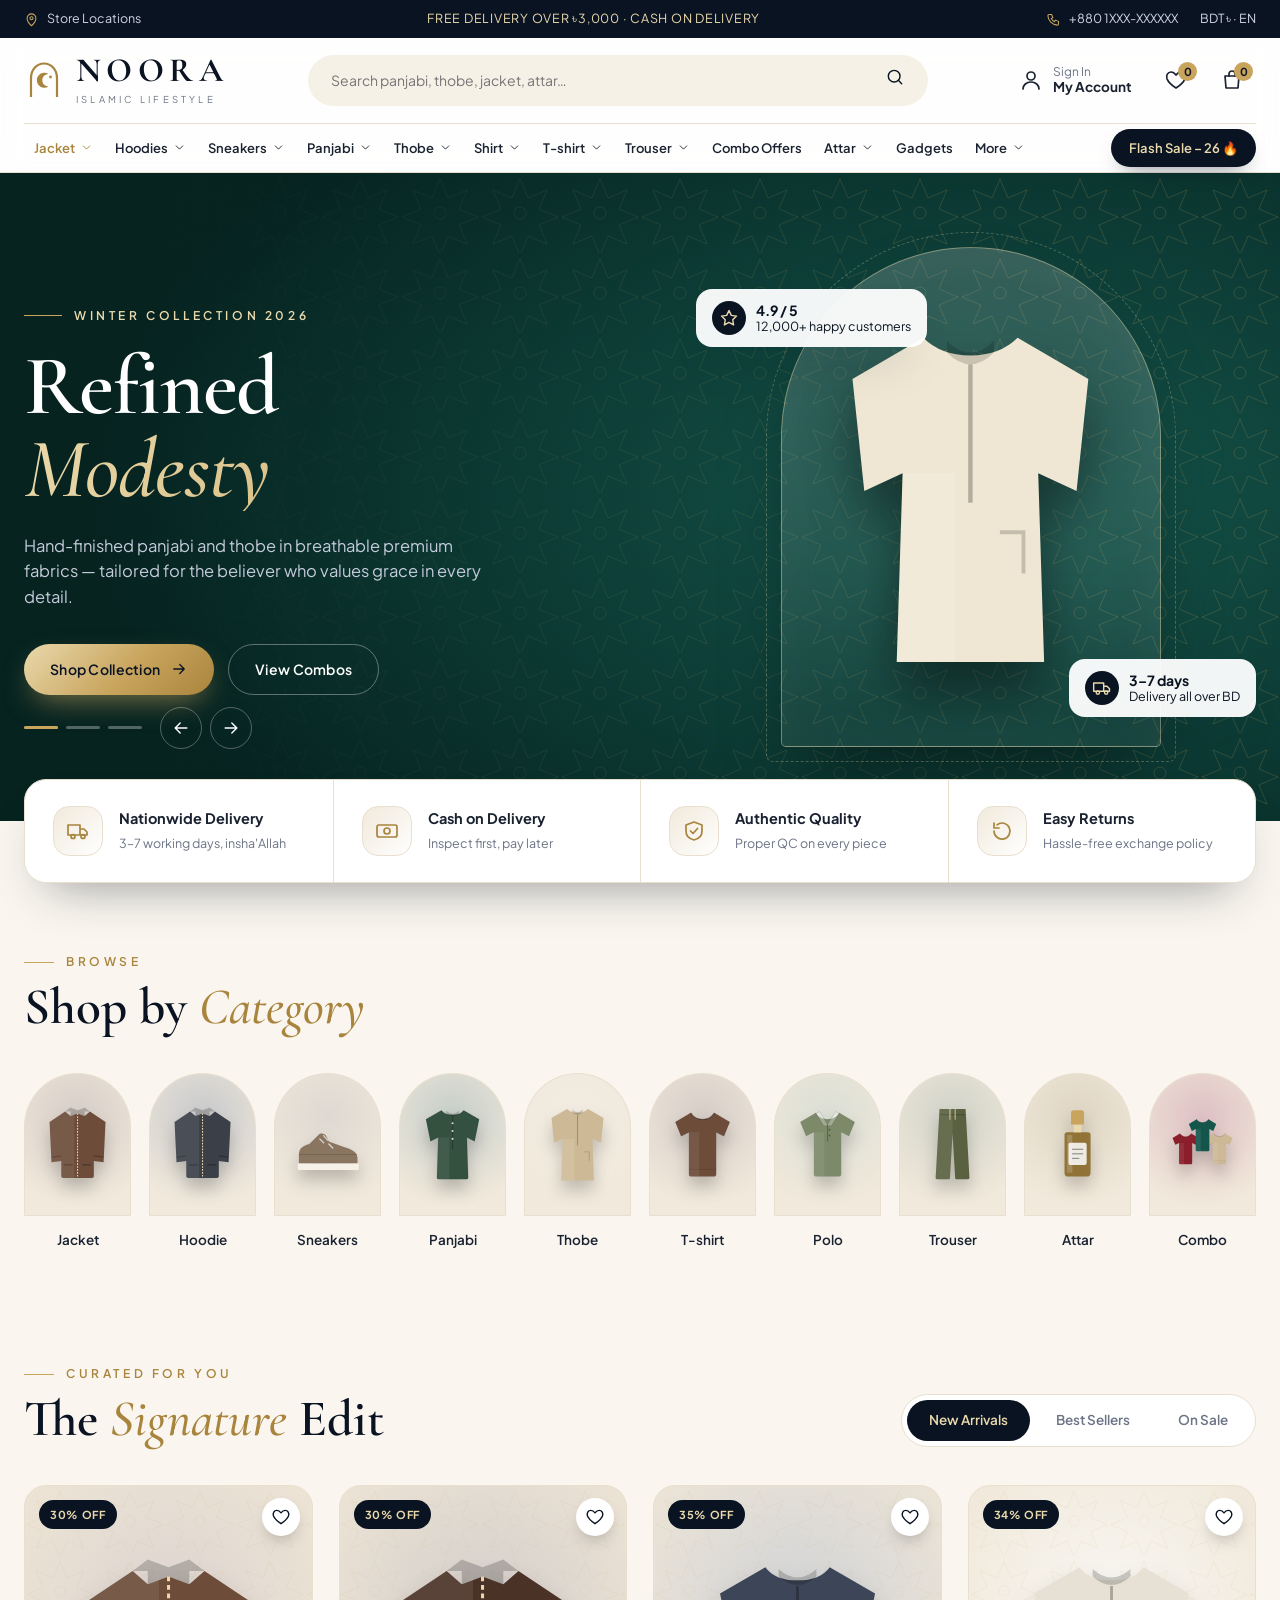
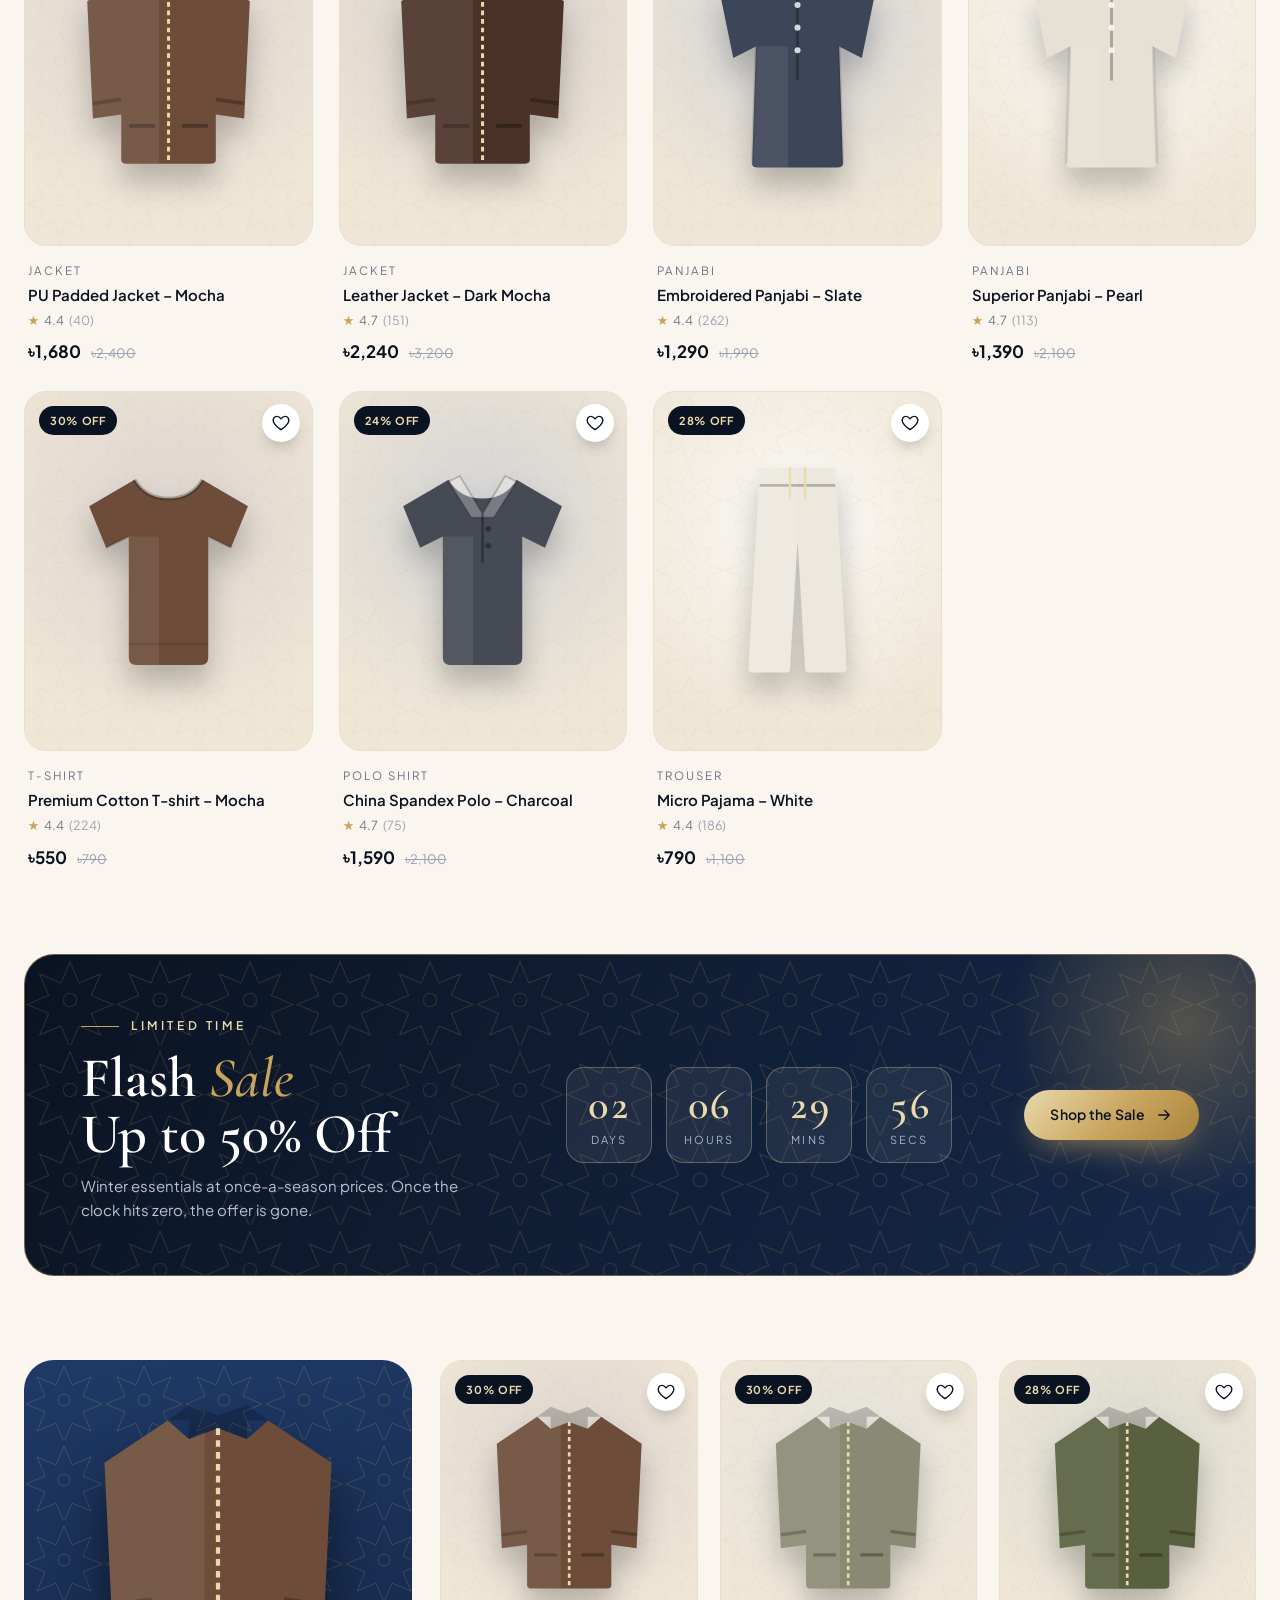
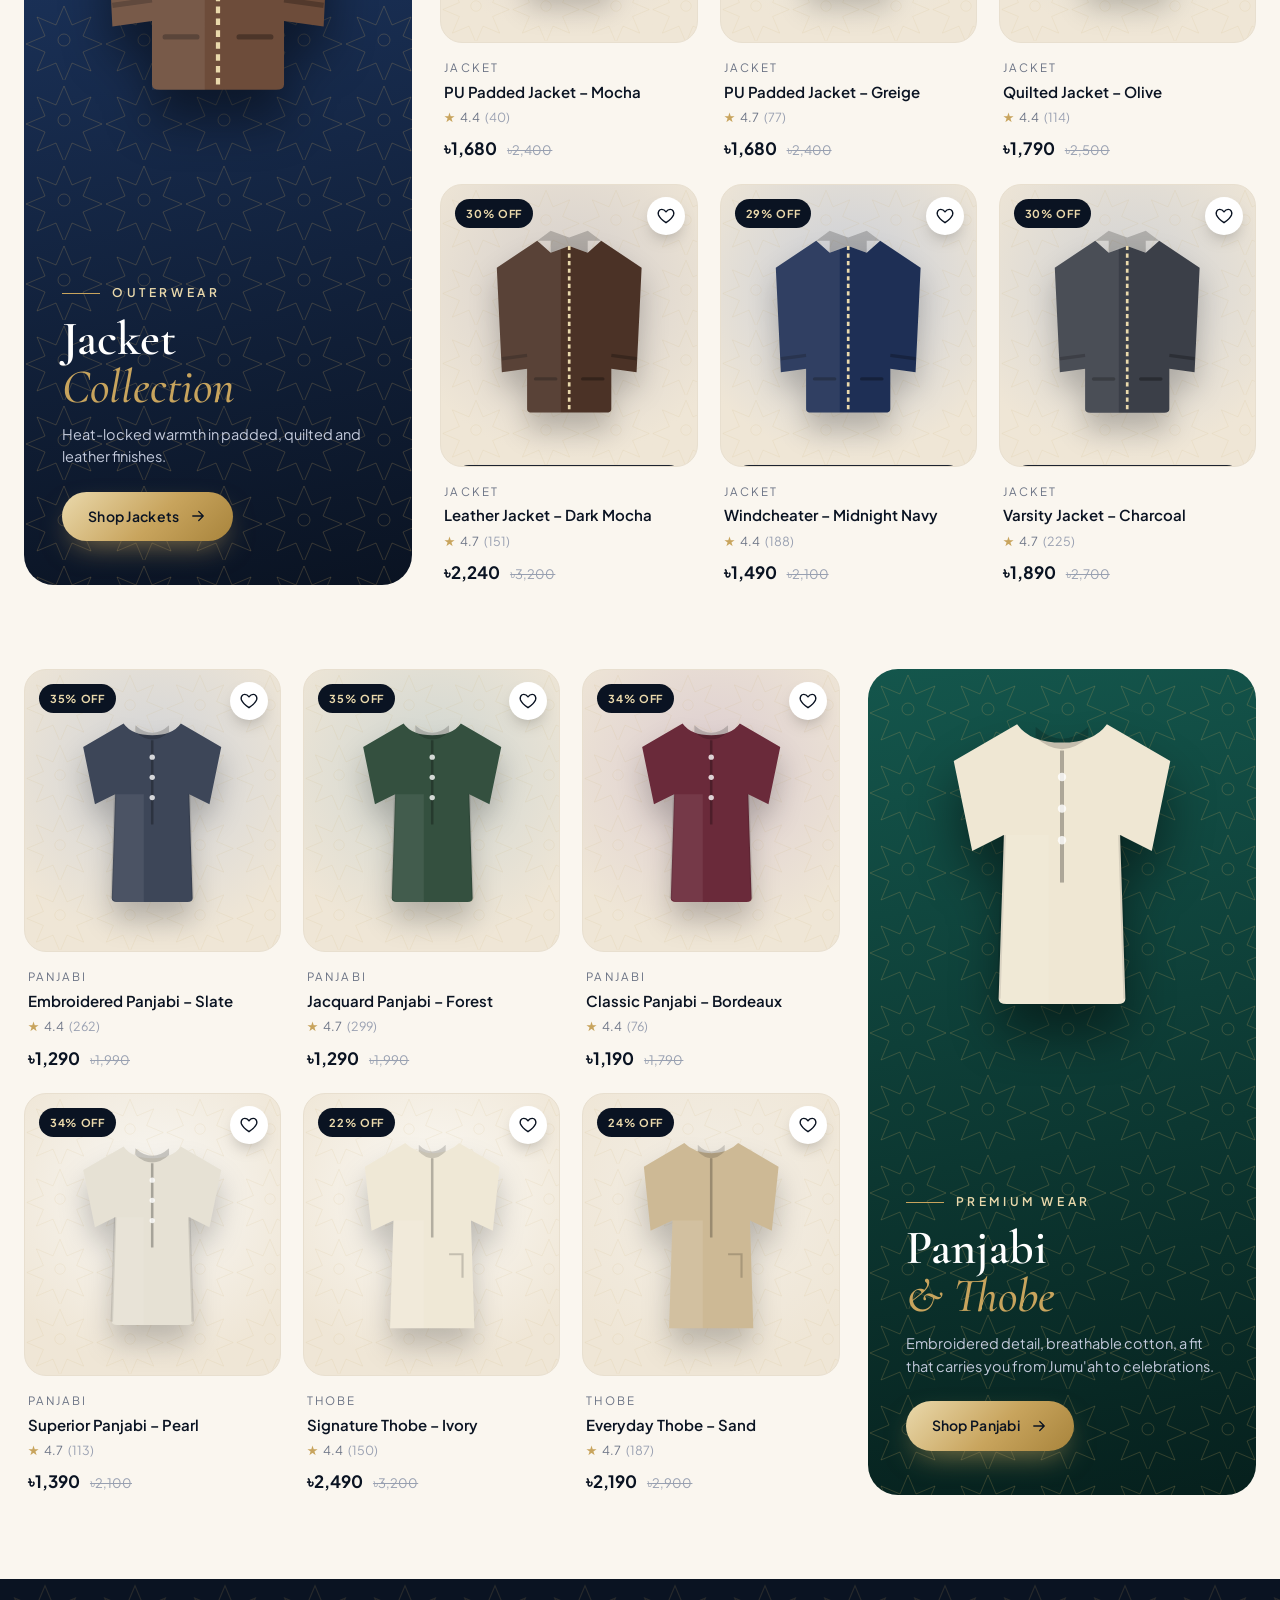
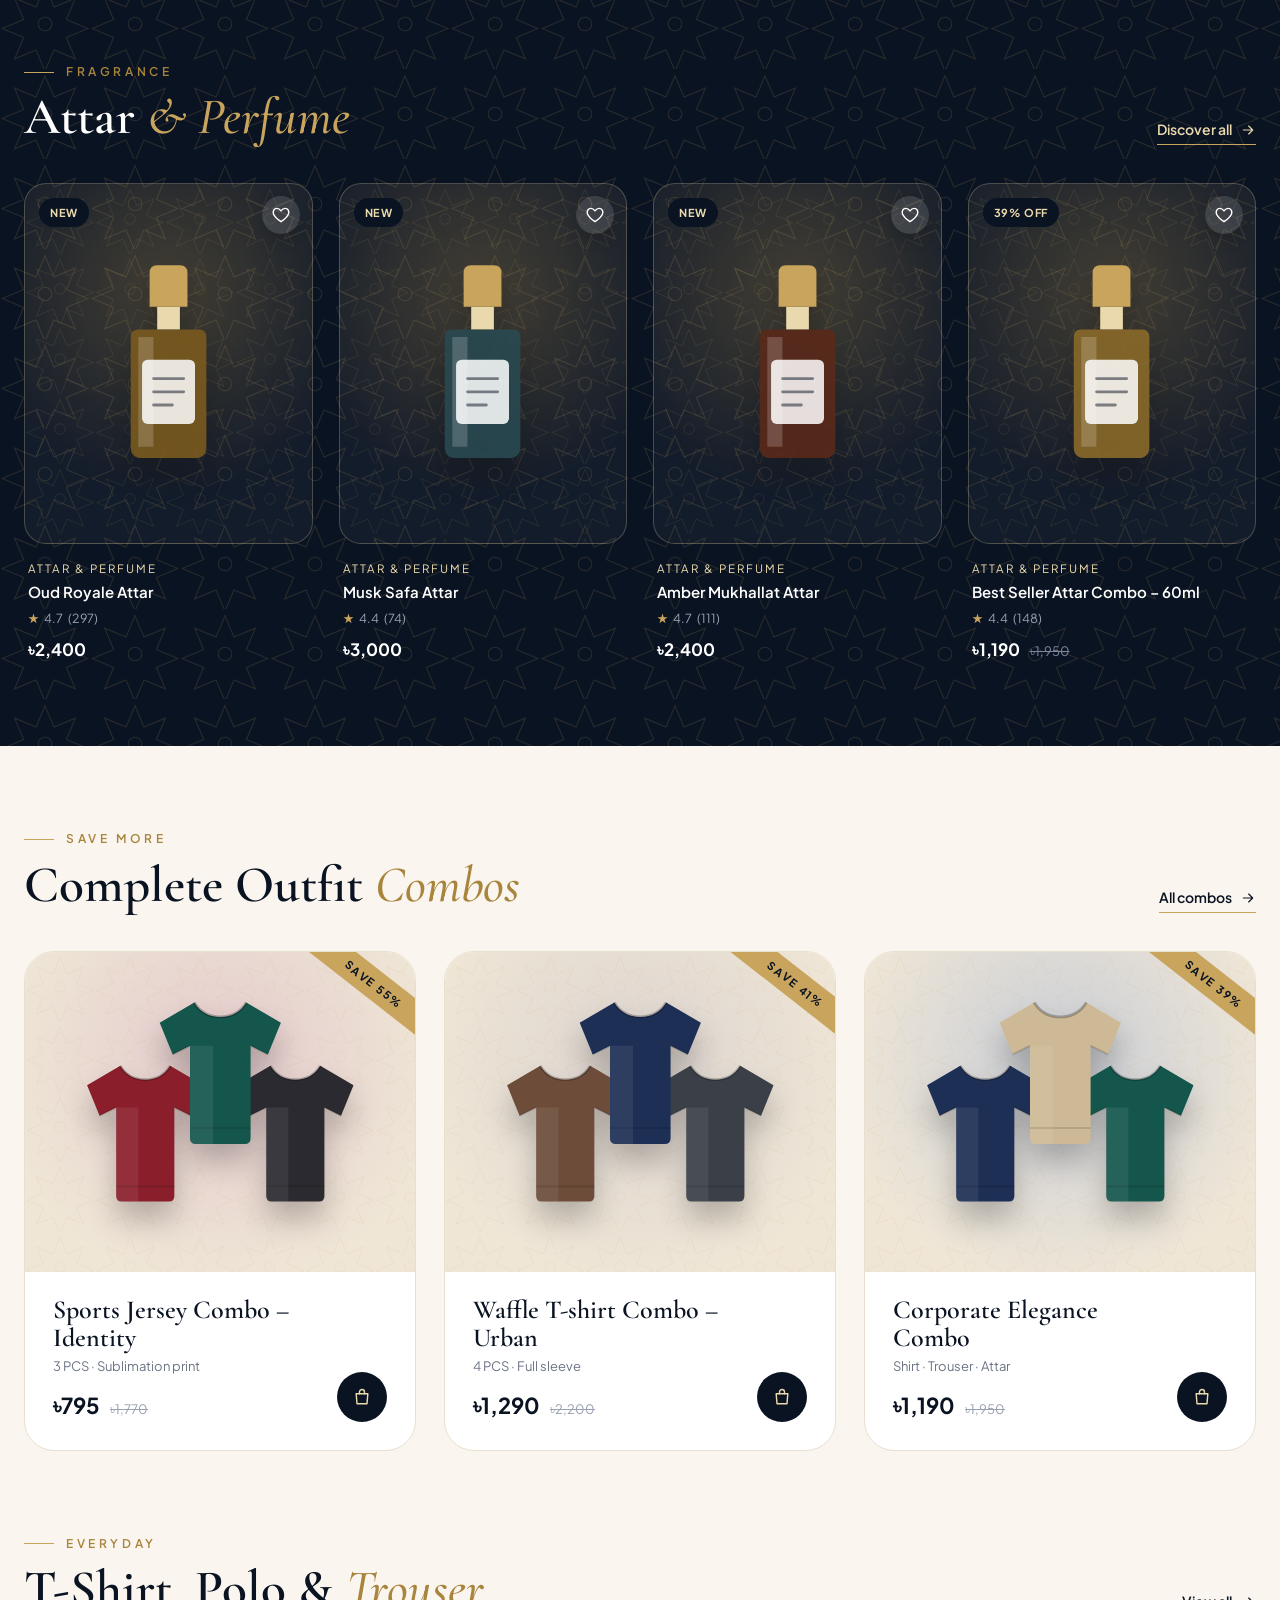
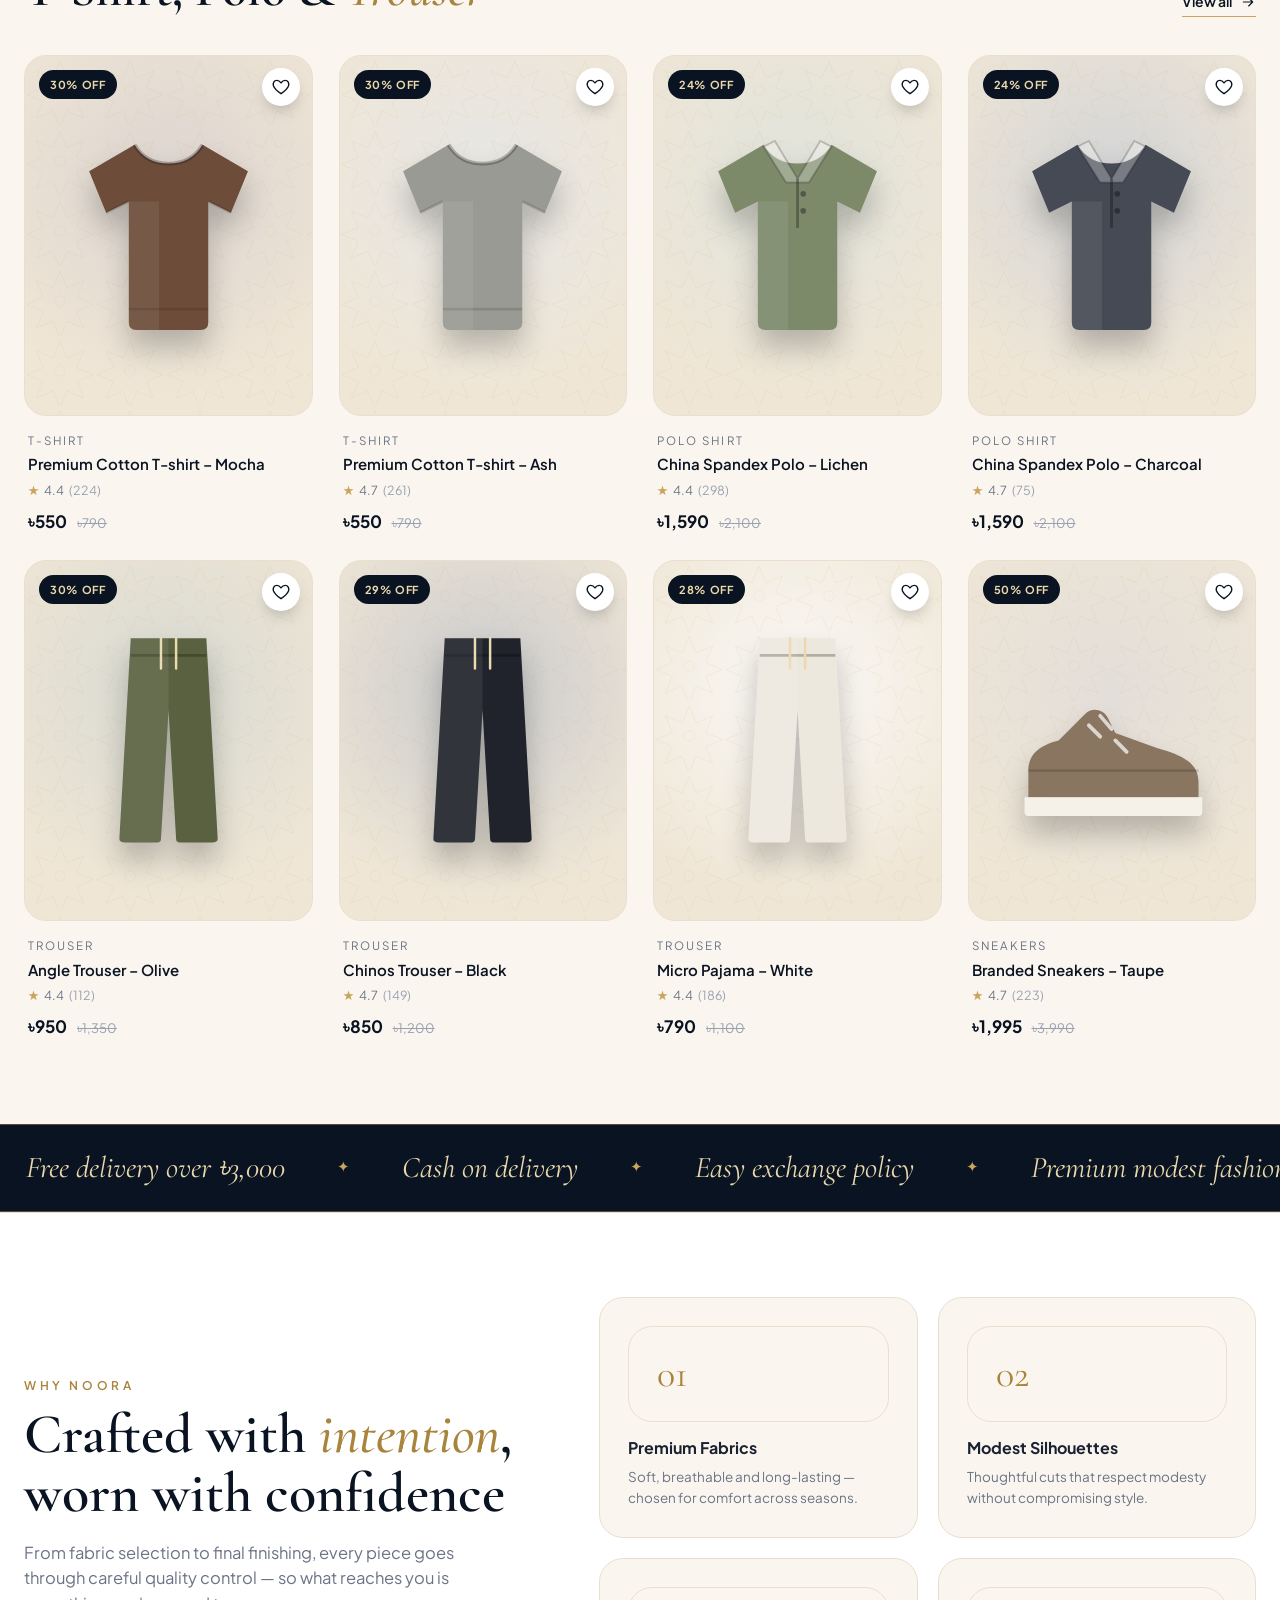
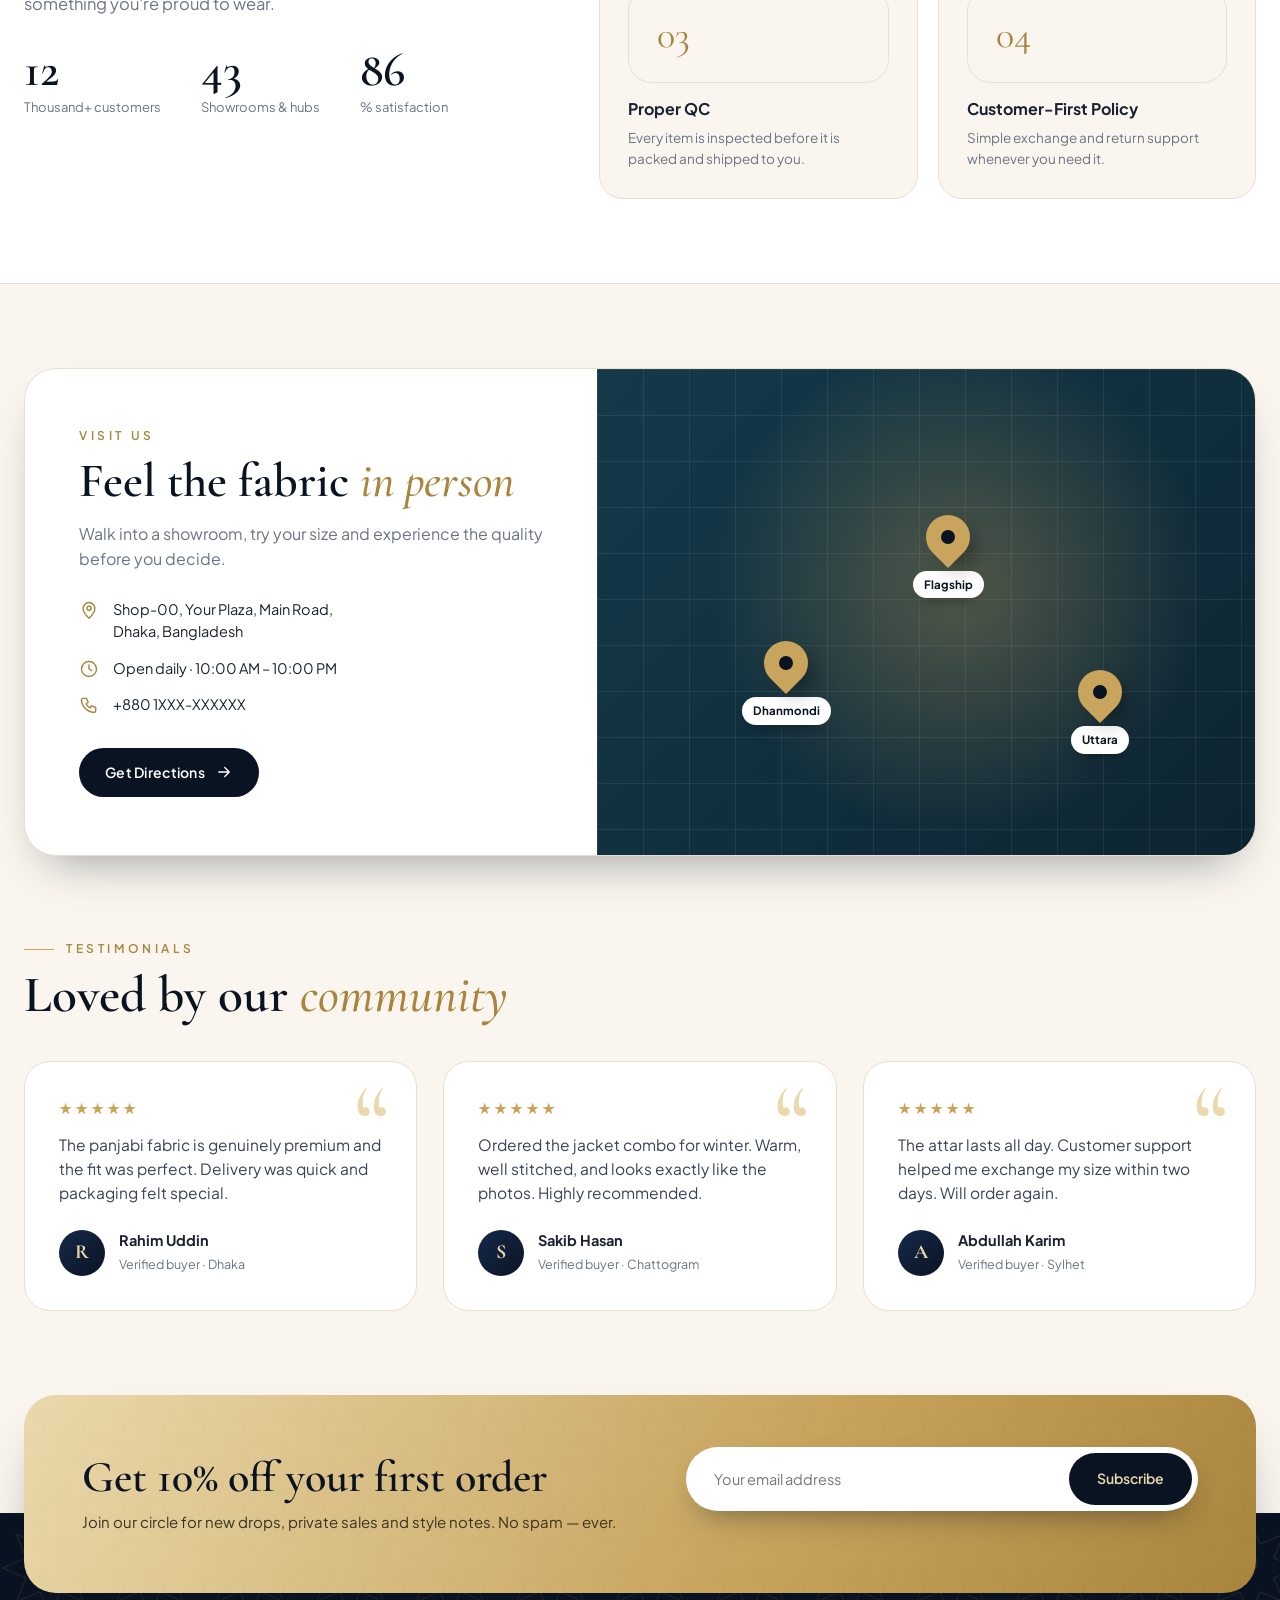
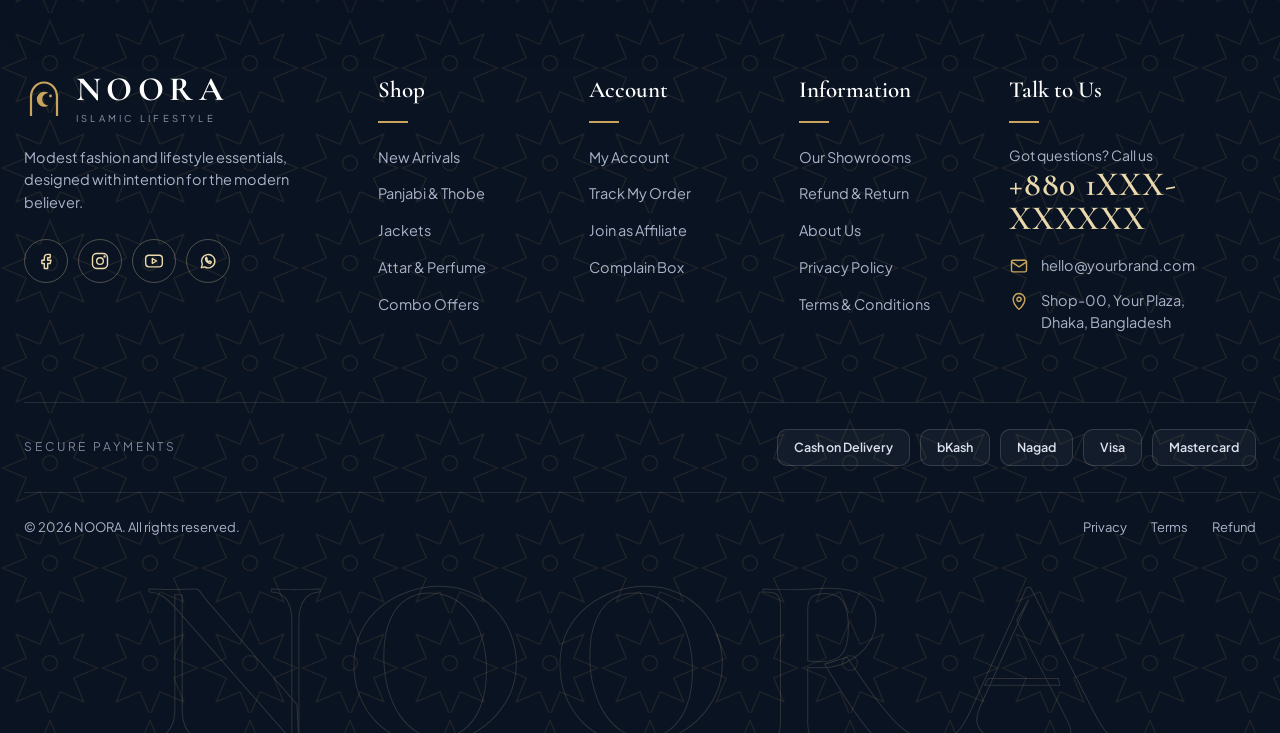
<file: docs/noora-site/index.html>
<!DOCTYPE html>
<html lang="en">
<head>
<meta charset="UTF-8">
<meta name="viewport" content="width=device-width, initial-scale=1">
<title>NOORA — Modest Fashion & Islamic Lifestyle</title>
<meta name="description" content="Premium panjabi, thobe, jackets, attar and complete outfit combos. Crafted for the modern believer.">
<link rel="preconnect" href="https://fonts.googleapis.com">
<link rel="preconnect" href="https://fonts.gstatic.com" crossorigin>
<link href="https://fonts.googleapis.com/css2?family=Cormorant+Garamond:ital,wght@0,500;0,600;0,700;1,500;1,600&family=Noto+Sans+Bengali:wght@400;600&family=Plus+Jakarta+Sans:wght@400;500;600;700&display=swap" rel="stylesheet">
<link rel="stylesheet" href="assets/style.css">
<script>document.documentElement.classList.add('js')</script>
</head>
<body>
<!-- ============ SVG SPRITES ============ -->
<svg width="0" height="0" style="position:absolute" aria-hidden="true">
  <!-- icons -->
  <symbol id="i-search" viewBox="0 0 24 24"><circle cx="11" cy="11" r="7"/><path d="M20 20l-4-4"/></symbol>
  <symbol id="i-user" viewBox="0 0 24 24"><circle cx="12" cy="8" r="4"/><path d="M4 21c0-4 3.5-7 8-7s8 3 8 7"/></symbol>
  <symbol id="i-heart" viewBox="0 0 24 24"><path d="M12 20s-7-4.5-9-9.2C1.8 7.5 3.7 4 7 4c2 0 3.7 1.2 5 3 1.3-1.8 3-3 5-3 3.3 0 5.2 3.500 4 6.800C19 15.500 12 20 12 20z"/></symbol>
  <symbol id="i-bag" viewBox="0 0 24 24"><path d="M5 8h14l-1 12H6L5 8z"/><path d="M9 8V6a3 3 0 0 1 6 0v2"/></symbol>
  <symbol id="i-truck" viewBox="0 0 24 24"><path d="M2 6h12v10H2zM14 10h4l3 3v3h-7"/><circle cx="7" cy="17.500" r="2"/><circle cx="17" cy="17.500" r="2"/></symbol>
  <symbol id="i-shield" viewBox="0 0 24 24"><path d="M12 3l8 3v6c0 5-3.500 8-8 9-4.500-1-8-4-8-9V6l8-3z"/><path d="M8.500 12l2.500 2.500 4.500-5"/></symbol>
  <symbol id="i-return" viewBox="0 0 24 24"><path d="M4 12a8 8 0 1 0 3-6.200"/><path d="M4 4v5h5"/></symbol>
  <symbol id="i-cash" viewBox="0 0 24 24"><rect x="2" y="6" width="20" height="12" rx="2"/><circle cx="12" cy="12" r="3"/></symbol>
  <symbol id="i-pin" viewBox="0 0 24 24"><path d="M12 22s7-6.200 7-12a7 7 0 1 0-14 0c0 5.800 7 12 7 12z"/><circle cx="12" cy="10" r="2.500"/></symbol>
  <symbol id="i-phone" viewBox="0 0 24 24"><path d="M5 4h4l2 5-2.500 1.500a11 11 0 0 0 5 5L15 13l5 2v4a2 2 0 0 1-2 2A16 16 0 0 1 3 6a2 2 0 0 1 2-2z"/></symbol>
  <symbol id="i-mail" viewBox="0 0 24 24"><rect x="3" y="5" width="18" height="14" rx="2"/><path d="M3 7l9 6 9-6"/></symbol>
  <symbol id="i-clock" viewBox="0 0 24 24"><circle cx="12" cy="12" r="9"/><path d="M12 7v5l3 2"/></symbol>
  <symbol id="i-arrow" viewBox="0 0 24 24"><path d="M5 12h14M13 6l6 6-6 6"/></symbol>
  <symbol id="i-left" viewBox="0 0 24 24"><path d="M19 12H5M11 6l-6 6 6 6"/></symbol>
  <symbol id="i-chev" viewBox="0 0 24 24"><path d="M6 9l6 6 6-6"/></symbol>
  <symbol id="i-menu" viewBox="0 0 24 24"><path d="M4 7h16M4 12h16M4 17h16"/></symbol>
  <symbol id="i-home" viewBox="0 0 24 24"><path d="M3 11l9-8 9 8v9a1 1 0 0 1-1 1h-5v-6H9v6H4a1 1 0 0 1-1-1z"/></symbol>
  <symbol id="i-grid" viewBox="0 0 24 24"><rect x="3" y="3" width="7" height="7" rx="1.5"/><rect x="14" y="3" width="7" height="7" rx="1.5"/><rect x="3" y="14" width="7" height="7" rx="1.5"/><rect x="14" y="14" width="7" height="7" rx="1.5"/></symbol>
  <symbol id="i-close" viewBox="0 0 24 24"><path d="M6 6l12 12M18 6L6 18"/></symbol>
  <symbol id="i-check" viewBox="0 0 24 24"><circle cx="12" cy="12" r="9"/><path d="M8 12l3 3 5-6"/></symbol>
  <symbol id="i-star" viewBox="0 0 24 24"><path d="M12 3l2.800 5.800 6.200.9-4.500 4.400 1 6.200L12 17.300 6.500 20.300l1-6.200L3 9.700l6.200-.9z"/></symbol>
  <symbol id="i-fb" viewBox="0 0 24 24"><path d="M14 8h3V4h-3a4 4 0 0 0-4 4v3H7v4h3v6h4v-6h3l1-4h-4V8z"/></symbol>
  <symbol id="i-ig" viewBox="0 0 24 24"><rect x="3" y="3" width="18" height="18" rx="5"/><circle cx="12" cy="12" r="4"/><circle cx="17.500" cy="6.500" r=".6"/></symbol>
  <symbol id="i-yt" viewBox="0 0 24 24"><rect x="2" y="5" width="20" height="14" rx="4"/><path d="M10 9l5 3-5 3z"/></symbol>
  <symbol id="i-wa" viewBox="0 0 24 24"><path d="M4 20l1.200-4A8 8 0 1 1 8 19z"/><path d="M9 9c0 3 3 6 6 6l1-2-2-1-1 .8c-1-.4-2-1.400-2.400-2.400L11 9.500 10 7.500z"/></symbol>
  <!-- logo -->
  <symbol id="logo" viewBox="0 0 40 40"><path d="M7 37V18C7 10 12.500 3.500 20 3.500S33 10 33 18v19" fill="none" stroke="currentColor" stroke-width="2.200"/><path d="M24.500 14a7.500 7.500 0 1 0 0 12.500 6 6 0 0 1 0-12.500z" fill="currentColor"/><circle cx="26.500" cy="17" r="1.400" fill="currentColor"/></symbol>

  <!-- garments (100 x 120) -->
  <symbol id="g-tshirt" viewBox="0 0 100 120"><path d="M32 12 L8 26 L17 48 L29 42 L29 106 Q29 110 33 110 H67 Q71 110 71 106 L71 42 L83 48 L92 26 L68 12 Q62 22 50 22 Q38 22 32 12 Z" fill="currentColor"/><path d="M32 12 Q38 22 50 22 Q62 22 68 12" fill="none" stroke="#000" stroke-opacity=".25" stroke-width="2"/><path d="M29 42 L17 48 M71 42 L83 48" stroke="#000" stroke-opacity=".14" stroke-width="1.500"/><path d="M29 99 H71" stroke="#000" stroke-opacity=".12" stroke-width="1.500"/><path d="M29 42 V106 Q29 110 33 110 H45 V42Z" fill="#fff" fill-opacity=".07"/></symbol>
  <symbol id="g-polo" viewBox="0 0 100 120"><path d="M32 12 L8 26 L17 48 L29 42 L29 106 Q29 110 33 110 H67 Q71 110 71 106 L71 42 L83 48 L92 26 L68 12 Q62 22 50 22 Q38 22 32 12 Z" fill="currentColor"/><path d="M38 10 L50 30 L62 10 L68 13 L56 32 L44 32 L32 13 Z" fill="#fff" fill-opacity=".28" stroke="#000" stroke-opacity=".2" stroke-width="1"/><path d="M50 30 V56" stroke="#000" stroke-opacity=".3" stroke-width="1.500"/><circle cx="53" cy="38" r="1.500" fill="#000" fill-opacity=".35"/><circle cx="53" cy="47" r="1.500" fill="#000" fill-opacity=".35"/><path d="M29 42 V106 Q29 110 33 110 H45 V42Z" fill="#fff" fill-opacity=".07"/></symbol>
  <symbol id="g-panjabi" viewBox="0 0 100 120"><path d="M33 8 L9 22 L16 56 L28 50 L26 112 Q26 114 29 114 H71 Q74 114 74 112 L72 50 L84 56 L91 22 L67 8 Q62 15 50 15 Q38 15 33 8 Z" fill="currentColor"/><path d="M40 9 Q50 18 60 9 L60 13 Q50 22 40 13 Z" fill="#000" fill-opacity=".18"/><path d="M50 18 V68" stroke="#000" stroke-opacity=".28" stroke-width="1.500"/><circle cx="50" cy="28" r="1.600" fill="#fff" fill-opacity=".8"/><circle cx="50" cy="40" r="1.600" fill="#fff" fill-opacity=".8"/><circle cx="50" cy="52" r="1.600" fill="#fff" fill-opacity=".8"/><path d="M28 50 L26 112 M72 50 L74 112" stroke="#000" stroke-opacity=".1" stroke-width="1.500"/><path d="M26 112 L28 50 L45 50 L45 114 H29Z" fill="#fff" fill-opacity=".07"/></symbol>
  <symbol id="g-thobe" viewBox="0 0 100 120"><path d="M34 6 L10 20 L14 58 L27 52 L25 116 H75 L73 52 L86 58 L90 20 L66 6 Q60 12 50 12 Q40 12 34 6 Z" fill="currentColor"/><path d="M42 7 Q50 15 58 7 L58 11 Q50 19 42 11Z" fill="#000" fill-opacity=".16"/><path d="M50 15 V62" stroke="#000" stroke-opacity=".25" stroke-width="1.500"/><path d="M60 72 H68 V86" fill="none" stroke="#000" stroke-opacity=".18" stroke-width="1.300"/><path d="M25 116 L27 52 L45 52 L45 116Z" fill="#fff" fill-opacity=".1"/></symbol>
  <symbol id="g-jacket" viewBox="0 0 100 120"><path d="M31 10 L7 26 L10 88 L25 86 L25 110 Q25 112 28 112 H72 Q75 112 75 110 L75 86 L90 88 L93 26 L69 10 L61 17 L50 13 L39 17 Z" fill="currentColor"/><path d="M39 17 L50 13 L61 17 L61 10 L69 10 L61 4 L50 8 L39 4 L31 10 L39 10Z" fill="#000" fill-opacity=".2"/><path d="M50 13 V112" stroke="#ead9ac" stroke-width="1.600" stroke-dasharray="2.500 2"/><path d="M30 92 H42 M58 92 H70" stroke="#000" stroke-opacity=".3" stroke-width="2" stroke-linecap="round"/><path d="M10 80 L25 78 M90 80 L75 78" stroke="#000" stroke-opacity=".25" stroke-width="2"/><path d="M25 86 V112 H45 V14 L39 17 L31 10 L7 26 L10 88Z" fill="#fff" fill-opacity=".08"/></symbol>
  <symbol id="g-trouser" viewBox="0 0 100 120"><path d="M30 6 H70 L76 112 Q76 114 73 114 H56 Q54 114 54 112 L50 44 L46 112 Q46 114 44 114 H27 Q24 114 24 112 Z" fill="currentColor"/><path d="M30 15 H70" stroke="#000" stroke-opacity=".25" stroke-width="1.500"/><path d="M46 6 V22 M54 6 V22" stroke="#ead9ac" stroke-width="1.300" stroke-linecap="round"/><path d="M24 112 L30 6 H50 V44 L46 112 Q46 114 44 114 H27 Q24 114 24 112Z" fill="#fff" fill-opacity=".08"/></symbol>
  <symbol id="g-sneaker" viewBox="0 0 100 120"><path d="M6 76 C6 66 14 62 22 60 L36 46 C40 42 46 44 48 48 L52 56 L74 64 C88 68 96 72 96 82 V90 H6 Z" fill="currentColor"/><path d="M4 90 H98 V98 Q98 100 96 100 H6 Q4 100 4 98 Z" fill="#f5f1e8"/><path d="M38 52 L44 58 M44 47 L50 54 M52 60 L58 66" stroke="#fff" stroke-opacity=".7" stroke-width="2" stroke-linecap="round"/><path d="M6 76 H96" stroke="#000" stroke-opacity=".15" stroke-width="1.500"/></symbol>
  <symbol id="g-attar" viewBox="0 0 100 120"><path d="M30 46 Q30 42 34 42 H66 Q70 42 70 46 V104 Q70 110 64 110 H36 Q30 110 30 104 Z" fill="currentColor" fill-opacity=".9"/><path d="M44 30 H56 V42 H44Z" fill="#ead9ac"/><path d="M40 12 Q40 8 44 8 H56 Q60 8 60 12 V30 H40Z" fill="#c8a45d"/><rect x="36" y="58" width="28" height="34" rx="3" fill="#fff" fill-opacity=".85"/><path d="M42 68 H58 M42 75 H58 M42 82 H52" stroke="#0a1322" stroke-opacity=".5" stroke-width="1.500" stroke-linecap="round"/><path d="M34 46 V104 H42 V46Z" fill="#fff" fill-opacity=".18"/></symbol>
  <symbol id="g-combo" viewBox="0 0 100 120"><use href="#g-tshirt" x="0" y="38" width="48" height="58" style="color:var(--c1)"/><use href="#g-tshirt" x="52" y="38" width="48" height="58" style="color:var(--c3)"/><use href="#g-tshirt" x="25" y="16" width="50" height="60" style="color:var(--c2)"/></symbol>
</svg>

<!-- ============ TOP BAR ============ -->
<div class="topbar">
  <div class="wrap">
    <a href="showrooms.html"><svg class="i"><use href="#i-pin"/></svg>Store Locations</a>
    <span class="mid">FREE DELIVERY OVER ৳3,000 · CASH ON DELIVERY</span>
    <div class="r"><span><svg class="i"><use href="#i-phone"/></svg>+880 1XXX-XXXXXX</span><span>BDT ৳ · EN</span></div>
  </div>
</div>

<header class="hdr" id="hdr">
  <div class="scrim" id="scrim"></div>
  <div class="wrap">
    <div class="hdr-main">
      <button class="nav-toggle" id="navT" aria-label="Open menu" aria-expanded="false" aria-controls="nav"><svg class="i"><use href="#i-menu"/></svg></button>
      <a href="index.html" class="logo" aria-label="NOORA home">
        <svg><use href="#logo"/></svg>
        <div><b>NOORA</b><small>Islamic Lifestyle</small></div>
      </a>
      <div class="sw">
        <form class="search" action="shop.html" method="get">
          <label class="sr" for="q">Search</label>
          <input id="q" name="q" type="search" placeholder="Search panjabi, thobe, jacket, attar…" autocomplete="off">
          <button aria-label="Search"><svg class="i"><use href="#i-search"/></svg></button>
        </form>
        <div class="sug" id="sug">
          <div class="st">Trending searches</div>
          <div class="sc"><a href="shop.html?q=Panjabi" data-q="Panjabi">Panjabi</a><a href="shop.html?q=Thobe" data-q="Thobe">Thobe</a><a href="shop.html?q=Padded+jacket" data-q="Padded jacket">Padded jacket</a><a href="shop.html?q=Oud+attar" data-q="Oud attar">Oud attar</a><a href="shop.html?q=Combo+offer" data-q="Combo offer">Combo offer</a><a href="shop.html?q=Polo+shirt" data-q="Polo shirt">Polo shirt</a></div>
          <div class="st">Popular categories</div>
          <div class="sl"><a href="shop.html?type=panjabi">Panjabi & Thobe <span>→</span></a><a href="shop.html?type=jacket">Jackets <span>→</span></a><a href="shop.html?type=attar">Attar & Perfume <span>→</span></a><a href="shop.html?type=combo">Combo Offers <span>→</span></a></div>
        </div>
      </div>
      <div class="acts">
        <a href="account.html" class="act act-u"><svg class="i"><use href="#i-user"/></svg><span class="t">Sign In<b>My Account</b></span></a>
        <a href="wishlist.html" class="act act-w" aria-label="Wishlist"><svg class="i"><use href="#i-heart"/></svg><span class="badge wc">0</span></a>
        <a href="cart.html" class="act" aria-label="Cart"><svg class="i"><use href="#i-bag"/></svg><span class="badge cc">0</span></a>
      </div>
    </div>
    <ul class="nav" id="nav" aria-label="Main menu"></ul>
  </div>
</header>
<main id="main">
<!-- ============ HERO ============ -->
<div class="hero" id="hero">
  <div class="slide on" style="--a:#14564c;--b:#062320">
    <div class="slide-txt">
      <span class="eyebrow">Winter Collection 2026</span>
      <h1>Refined <em>Modesty</em></h1>
      <p>Hand-finished panjabi and thobe in breathable premium fabrics — tailored for the believer who values grace in every detail.</p>
      <div class="cta"><a href="#panjabi" class="btn gold">Shop Collection <svg class="i"><use href="#i-arrow"/></svg></a><a href="#combo" class="btn ghost">View Combos</a></div>
    </div>
    <div class="slide-art">
      <div class="arch"><svg class="g" viewBox="0 0 100 120" style="color:#efe7d3"><use href="#g-thobe" width="100" height="120"/></svg></div>
      <div class="chip c1"><span class="dot"><svg class="i"><use href="#i-star"/></svg></span><div><b>4.9 / 5</b>12,000+ happy customers</div></div>
      <div class="chip c2"><span class="dot"><svg class="i"><use href="#i-truck"/></svg></span><div><b>3–7 days</b>Delivery all over BD</div></div>
    </div>
  </div>
  <div class="slide" style="--a:#1f3a68;--b:#070f20">
    <div class="slide-txt">
      <span class="eyebrow">Outerwear Edit</span>
      <h1>Heat-Locked <em>Outerwear</em></h1>
      <p>Padded, quilted and leather jackets engineered for Dhaka winters — warm without the weight, sharp without trying.</p>
      <div class="cta"><a href="#jacket" class="btn gold">Explore Jackets <svg class="i"><use href="#i-arrow"/></svg></a><a href="#flash" class="btn ghost">Flash Sale</a></div>
    </div>
    <div class="slide-art">
      <div class="arch"><svg class="g" viewBox="0 0 100 120" style="color:#6d4c3a"><use href="#g-jacket" width="100" height="120"/></svg></div>
      <div class="chip c1"><span class="dot"><svg class="i"><use href="#i-shield"/></svg></span><div><b>Quality checked</b>Every piece, every order</div></div>
      <div class="chip c2"><span class="dot"><svg class="i"><use href="#i-return"/></svg></span><div><b>Easy returns</b>Customer-friendly policy</div></div>
    </div>
  </div>
  <div class="slide" style="--a:#5b2433;--b:#1c0a10">
    <div class="slide-txt">
      <span class="eyebrow">Complete Outfit Combos</span>
      <h1>Dressed in <em>One Click</em></h1>
      <p>Curated jersey, t-shirt and trouser combos at a price that makes sense. Mix, match and save up to 40%.</p>
      <div class="cta"><a href="#combo" class="btn gold">Shop Combos <svg class="i"><use href="#i-arrow"/></svg></a><a href="#new" class="btn ghost">New Arrivals</a></div>
    </div>
    <div class="slide-art">
      <div class="arch"><svg class="g" viewBox="0 0 100 120" style="--c1:#c9a45d;--c2:#14564c;--c3:#efe7d3"><use href="#g-combo" width="100" height="120"/></svg></div>
      <div class="chip c1"><span class="dot"><svg class="i"><use href="#i-cash"/></svg></span><div><b>Save up to 40%</b>On every combo set</div></div>
      <div class="chip c2"><span class="dot"><svg class="i"><use href="#i-check"/></svg></span><div><b>Cash on delivery</b>Pay when you receive</div></div>
    </div>
  </div>
  <div class="hero-ctrl">
    <div class="dots" id="dots"></div>
    <div class="arrows"><button id="prev" aria-label="Previous"><svg class="i"><use href="#i-left"/></svg></button><button id="next" aria-label="Next"><svg class="i"><use href="#i-arrow"/></svg></button></div>
  </div>
</div>

<!-- ============ TRUST ============ -->
<div class="trust"><div class="wrap"><div class="box reveal">
  <div class="it"><div class="ic"><svg class="i"><use href="#i-truck"/></svg></div><div><b>Nationwide Delivery</b><span>3–7 working days, insha'Allah</span></div></div>
  <div class="it"><div class="ic"><svg class="i"><use href="#i-cash"/></svg></div><div><b>Cash on Delivery</b><span>Inspect first, pay later</span></div></div>
  <div class="it"><div class="ic"><svg class="i"><use href="#i-shield"/></svg></div><div><b>Authentic Quality</b><span>Proper QC on every piece</span></div></div>
  <div class="it"><div class="ic"><svg class="i"><use href="#i-return"/></svg></div><div><b>Easy Returns</b><span>Hassle-free exchange policy</span></div></div>
</div></div></div>

<!-- ============ CATEGORIES ============ -->
<section class="cats" id="cats"><div class="wrap">
  <div class="sh reveal"><div><div class="k">Browse</div><h2>Shop by <em>Category</em></h2></div></div>
  <div class="cat-row reveal" id="catRow"></div>
</div></section>

<!-- ============ FEATURED ============ -->
<section id="new"><div class="wrap">
  <div class="sh reveal">
    <div><div class="k">Curated for you</div><h2>The <em>Signature</em> Edit</h2></div>
    <div class="tabs" id="tabs"><button class="on" data-t="0">New Arrivals</button><button data-t="1">Best Sellers</button><button data-t="2">On Sale</button></div>
  </div>
  <div class="grid reveal" id="featGrid"></div>
</div></section>

<!-- ============ FLASH ============ -->
<section class="flash" id="flash"><div class="wrap">
  <div class="box reveal">
    <div><div class="eyebrow">Limited time</div><h2 style="margin-top:14px">Flash <em>Sale</em><br>Up to 50% Off</h2><p>Winter essentials at once-a-season prices. Once the clock hits zero, the offer is gone.</p></div>
    <div class="count" id="count"><div><b id="d">00</b><span>Days</span></div><div><b id="h">00</b><span>Hours</span></div><div><b id="m">00</b><span>Mins</span></div><div><b id="s">00</b><span>Secs</span></div></div>
    <a href="shop.html?sale=1" class="btn gold">Shop the Sale <svg class="i"><use href="#i-arrow"/></svg></a>
  </div>
</div></section>

<!-- ============ JACKET ============ -->
<section id="jacket"><div class="wrap">
  <div class="show">
    <div class="ban reveal" style="--a:#1f3a68;--b:#0a1322">
      <svg class="big g" viewBox="0 0 100 120" style="color:#6d4c3a"><use href="#g-jacket" width="100" height="120"/></svg>
      <span class="eyebrow">Outerwear</span>
      <h3>Jacket <em>Collection</em></h3>
      <p>Heat-locked warmth in padded, quilted and leather finishes.</p>
      <a href="shop.html?type=jacket" class="btn gold">Shop Jackets <svg class="i"><use href="#i-arrow"/></svg></a>
    </div>
    <div class="grid reveal" data-cat="jacket"></div>
  </div>
</div></section>

<!-- ============ PANJABI ============ -->
<section id="panjabi" style="padding-top:0"><div class="wrap">
  <div class="show rev">
    <div class="ban reveal" style="--a:#14564c;--b:#06201d">
      <svg class="big g" viewBox="0 0 100 120" style="color:#efe7d3"><use href="#g-panjabi" width="100" height="120"/></svg>
      <span class="eyebrow">Premium Wear</span>
      <h3>Panjabi <em>& Thobe</em></h3>
      <p>Embroidered detail, breathable cotton, a fit that carries you from Jumu'ah to celebrations.</p>
      <a href="shop.html?type=panjabi" class="btn gold">Shop Panjabi <svg class="i"><use href="#i-arrow"/></svg></a>
    </div>
    <div class="grid reveal" data-cat="panjabi"></div>
  </div>
</div></section>

<!-- ============ ATTAR ============ -->
<section class="attar" id="attar"><div class="wrap">
  <div class="sh reveal"><div><div class="k">Fragrance</div><h2>Attar <em>& Perfume</em></h2></div><a class="more" href="shop.html?type=attar">Discover all <svg class="i"><use href="#i-arrow"/></svg></a></div>
  <div class="grid reveal" data-cat="attar"></div>
</div></section>

<!-- ============ COMBO ============ -->
<section id="combo"><div class="wrap">
  <div class="sh reveal"><div><div class="k">Save more</div><h2>Complete Outfit <em>Combos</em></h2></div><a class="more" href="shop.html?type=combo">All combos <svg class="i"><use href="#i-arrow"/></svg></a></div>
  <div class="combo-grid reveal" id="comboGrid"></div>
</div></section>

<!-- ============ ESSENTIALS ============ -->
<section id="ess" style="padding-top:0"><div class="wrap">
  <div class="sh reveal"><div><div class="k">Everyday</div><h2>T-Shirt, Polo & <em>Trouser</em></h2></div><a class="more" href="shop.html">View all <svg class="i"><use href="#i-arrow"/></svg></a></div>
  <div class="grid reveal" id="essGrid"></div>
</div></section>

<div class="mq" aria-hidden="true"><div class="mq-t" id="mqT"></div></div>

<!-- ============ WHY ============ -->
<section class="why"><div class="wrap why-grid">
  <div class="reveal">
    <div class="k" style="font-size:12px;letter-spacing:.3em;text-transform:uppercase;color:var(--gold-3);font-weight:600">Why NOORA</div>
    <h2 style="font-family:var(--serif);font-size:clamp(36px,4.4vw,56px);line-height:1.04;font-weight:600;color:var(--ink);margin-top:10px">Crafted with <em style="color:var(--gold-3);font-weight:500">intention</em>, worn with confidence</h2>
    <p class="lead">From fabric selection to final finishing, every piece goes through careful quality control — so what reaches you is something you're proud to wear.</p>
    <div class="stats"><div><b data-n="12">0</b><span>Thousand+ customers</span></div><div><b data-n="45">0</b><span>Showrooms & hubs</span></div><div><b data-n="98">0</b><span>% satisfaction</span></div></div>
  </div>
  <div class="feat reveal">
    <div><div class="n">01</div><h4>Premium Fabrics</h4><p>Soft, breathable and long-lasting — chosen for comfort across seasons.</p></div>
    <div><div class="n">02</div><h4>Modest Silhouettes</h4><p>Thoughtful cuts that respect modesty without compromising style.</p></div>
    <div><div class="n">03</div><h4>Proper QC</h4><p>Every item is inspected before it is packed and shipped to you.</p></div>
    <div><div class="n">04</div><h4>Customer-First Policy</h4><p>Simple exchange and return support whenever you need it.</p></div>
  </div>
</div></section>

<!-- ============ SHOWROOM ============ -->
<section id="showroom"><div class="wrap">
  <div class="room reveal">
    <div class="txt">
      <div class="k" style="font-size:12px;letter-spacing:.3em;text-transform:uppercase;color:var(--gold-3);font-weight:600">Visit us</div>
      <h2>Feel the fabric <em>in person</em></h2>
      <p>Walk into a showroom, try your size and experience the quality before you decide.</p>
      <ul>
        <li><svg class="i"><use href="#i-pin"/></svg><span>Shop-00, Your Plaza, Main Road,<br>Dhaka, Bangladesh</span></li>
        <li><svg class="i"><use href="#i-clock"/></svg><span>Open daily · 10:00 AM – 10:00 PM</span></li>
        <li><svg class="i"><use href="#i-phone"/></svg><span>+880 1XXX-XXXXXX</span></li>
      </ul>
      <a href="showrooms.html" class="btn dark">Get Directions <svg class="i"><use href="#i-arrow"/></svg></a>
    </div>
    <div class="map" aria-hidden="true">
      <div class="pin p1"><i></i><span>Flagship</span></div>
      <div class="pin p2"><i></i><span>Dhanmondi</span></div>
      <div class="pin p3"><i></i><span>Uttara</span></div>
    </div>
  </div>
</div></section>

<!-- ============ REVIEWS ============ -->
<section style="padding-top:0"><div class="wrap">
  <div class="sh reveal"><div><div class="k">Testimonials</div><h2>Loved by our <em>community</em></h2></div></div>
  <div class="rev-grid">
    <div class="rv reveal"><div class="stars">★★★★★</div><p>The panjabi fabric is genuinely premium and the fit was perfect. Delivery was quick and packaging felt special.</p><div class="who"><i>R</i><div><b>Rahim Uddin</b><span>Verified buyer · Dhaka</span></div></div></div>
    <div class="rv reveal"><div class="stars">★★★★★</div><p>Ordered the jacket combo for winter. Warm, well stitched, and looks exactly like the photos. Highly recommended.</p><div class="who"><i>S</i><div><b>Sakib Hasan</b><span>Verified buyer · Chattogram</span></div></div></div>
    <div class="rv reveal"><div class="stars">★★★★★</div><p>The attar lasts all day. Customer support helped me exchange my size within two days. Will order again.</p><div class="who"><i>A</i><div><b>Abdullah Karim</b><span>Verified buyer · Sylhet</span></div></div></div>
  </div>
</div></section>


</main>
<!-- ============ NEWSLETTER ============ -->
<section class="news"><div class="wrap">
  <div class="box reveal">
    <div><h2>Get 10% off your first order</h2><p>Join our circle for new drops, private sales and style notes. No spam — ever.</p></div>
    <div>
      <form class="nf" id="nf"><input type="email" required placeholder="Your email address" aria-label="Email"><button type="submit">Subscribe</button></form>
      <div class="nmsg" id="nmsg"></div>
    </div>
  </div>
</div></section>

<!-- ============ FOOTER ============ -->
<footer>
  <div class="wrap">
    <div class="f-grid">
      <div class="f-brand">
        <a href="index.html" class="logo"><svg><use href="#logo"/></svg><div><b>NOORA</b><small>Islamic Lifestyle</small></div></a>
        <p>Modest fashion and lifestyle essentials, designed with intention for the modern believer.</p>
        <div class="soc">
          <a href="#" aria-label="Facebook"><svg class="i"><use href="#i-fb"/></svg></a>
          <a href="#" aria-label="Instagram"><svg class="i"><use href="#i-ig"/></svg></a>
          <a href="#" aria-label="YouTube"><svg class="i"><use href="#i-yt"/></svg></a>
          <a href="#" aria-label="WhatsApp"><svg class="i"><use href="#i-wa"/></svg></a>
        </div>
      </div>
      <div class="f-col"><h5>Shop</h5><ul><li><a href="shop.html?sort=new">New Arrivals</a></li><li><a href="shop.html?type=panjabi">Panjabi & Thobe</a></li><li><a href="shop.html?type=jacket">Jackets</a></li><li><a href="shop.html?type=attar">Attar & Perfume</a></li><li><a href="shop.html?type=combo">Combo Offers</a></li></ul></div>
      <div class="f-col"><h5>Account</h5><ul><li><a href="account.html">My Account</a></li><li><a href="track-order.html">Track My Order</a></li><li><a href="affiliate.html">Join as Affiliate</a></li><li><a href="contact.html">Complain Box</a></li></ul></div>
      <div class="f-col"><h5>Information</h5><ul><li><a href="showrooms.html">Our Showrooms</a></li><li><a href="policy.html#refund">Refund & Return</a></li><li><a href="about.html">About Us</a></li><li><a href="policy.html#privacy">Privacy Policy</a></li><li><a href="policy.html#terms">Terms & Conditions</a></li></ul></div>
      <div class="f-col f-contact">
        <h5>Talk to Us</h5>
        <div style="font-size:14px">Got questions? Call us</div>
        <div class="big">+880 1XXX-XXXXXX</div>
        <div class="r"><svg class="i"><use href="#i-mail"/></svg><a href="contact.html">hello@yourbrand.com</a></div>
        <div class="r"><svg class="i"><use href="#i-pin"/></svg><span>Shop-00, Your Plaza,<br>Dhaka, Bangladesh</span></div>
      </div>
    </div>
    <div class="pay">
      <span class="lbl">Secure payments</span>
      <div class="chips"><span>Cash on Delivery</span><span>bKash</span><span>Nagad</span><span>Visa</span><span>Mastercard</span></div>
    </div>
    <div class="copy">
      <span>© <span id="yr">2026</span> NOORA. All rights reserved.</span>
      <nav><a href="policy.html#privacy">Privacy</a><a href="policy.html#terms">Terms</a><a href="policy.html#refund">Refund</a></nav>
    </div>
  </div>
  <div class="wm" aria-hidden="true">NOORA</div>
</footer>

<button class="top" id="top" aria-label="Back to top"><svg class="i"><use href="#i-arrow"/></svg></button>
<div class="toast" id="toast"><svg class="i"><use href="#i-check"/></svg><span>Added to cart</span></div>
<nav class="tabbar" aria-label="Quick navigation">
  <a href="index.html" class="on"><svg class="i"><use href="#i-home"/></svg>Home</a>
  <button type="button" id="tabShop"><svg class="i"><use href="#i-grid"/></svg>Shop</button>
  <a href="wishlist.html"><svg class="i"><use href="#i-heart"/></svg>Wishlist<span class="badge wc">0</span></a>
  <a href="cart.html"><svg class="i"><use href="#i-bag"/></svg>Cart<span class="badge cc">0</span></a>
  <a href="account.html"><svg class="i"><use href="#i-user"/></svg>Account</a>
</nav>
<script src="assets/data.js"></script>
<script src="assets/app.js"></script>
<script src="assets/home.js"></script>
</body>
</html>
</file>
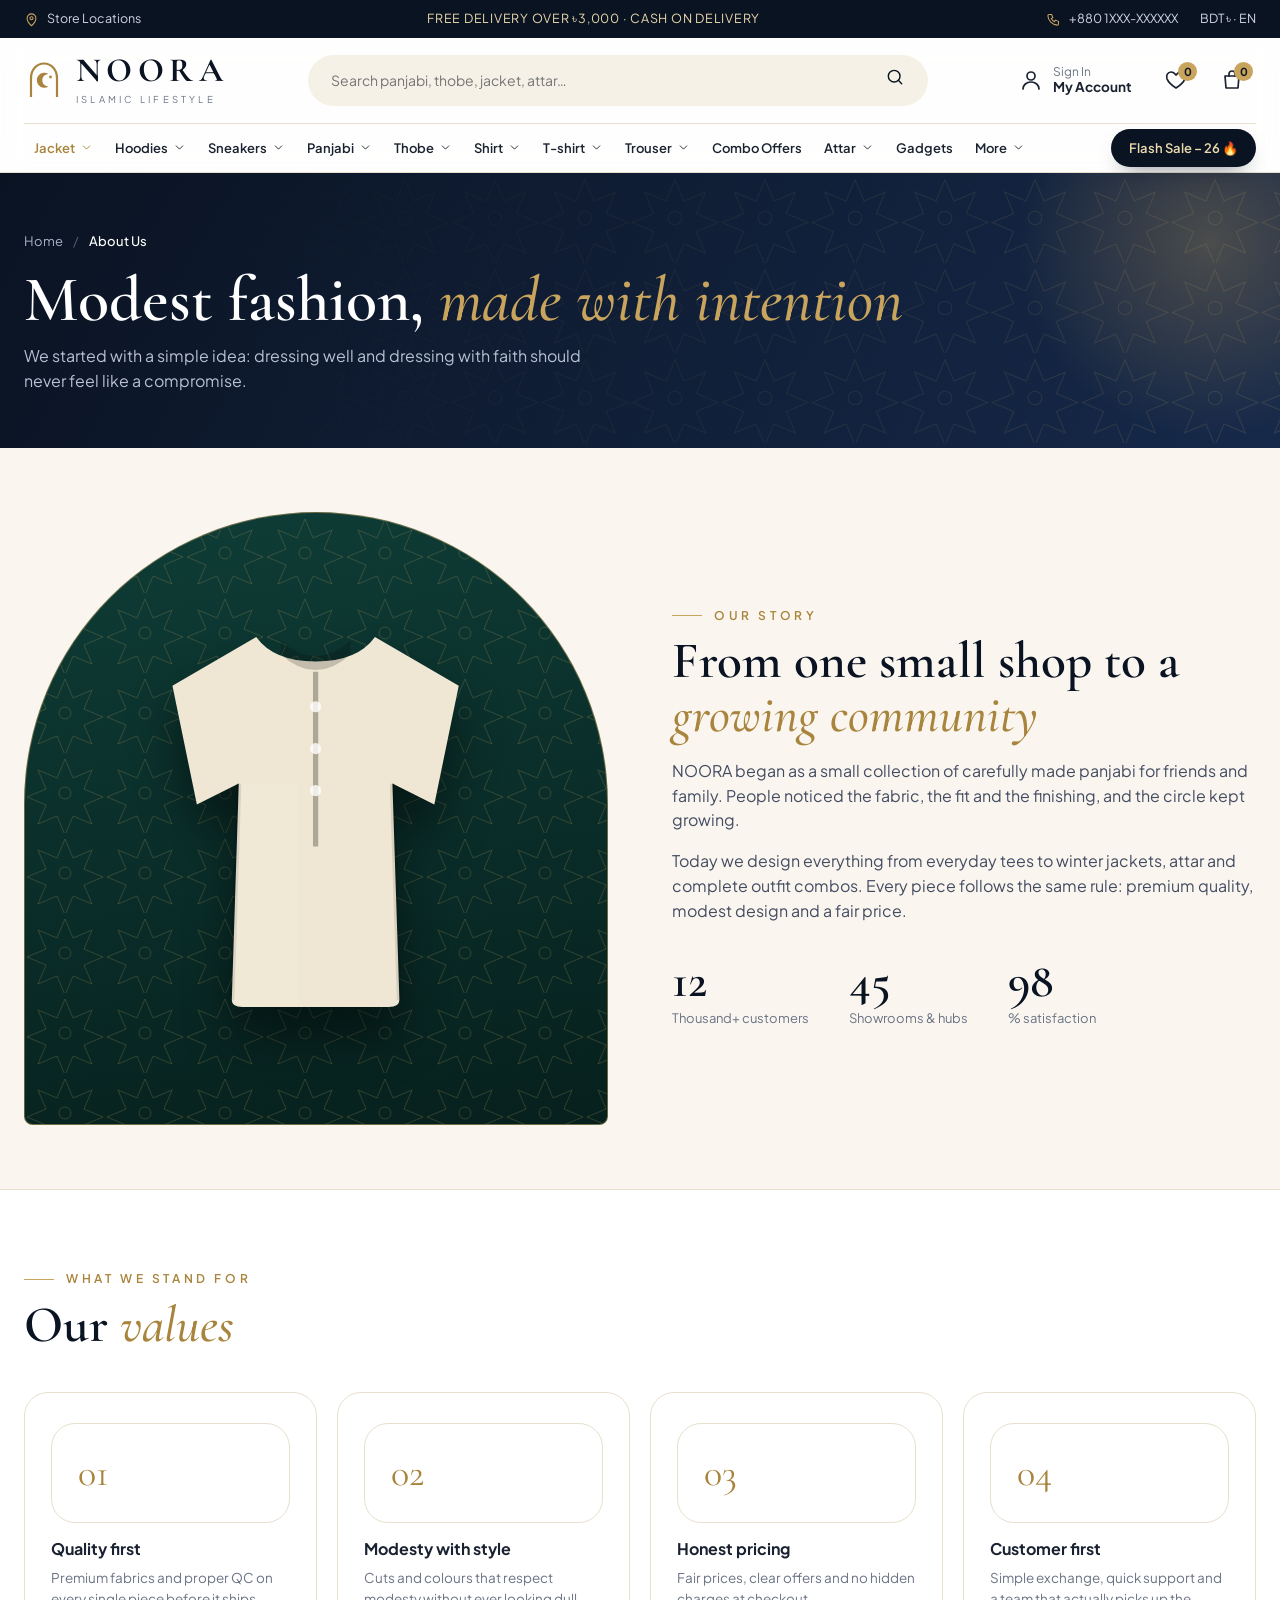
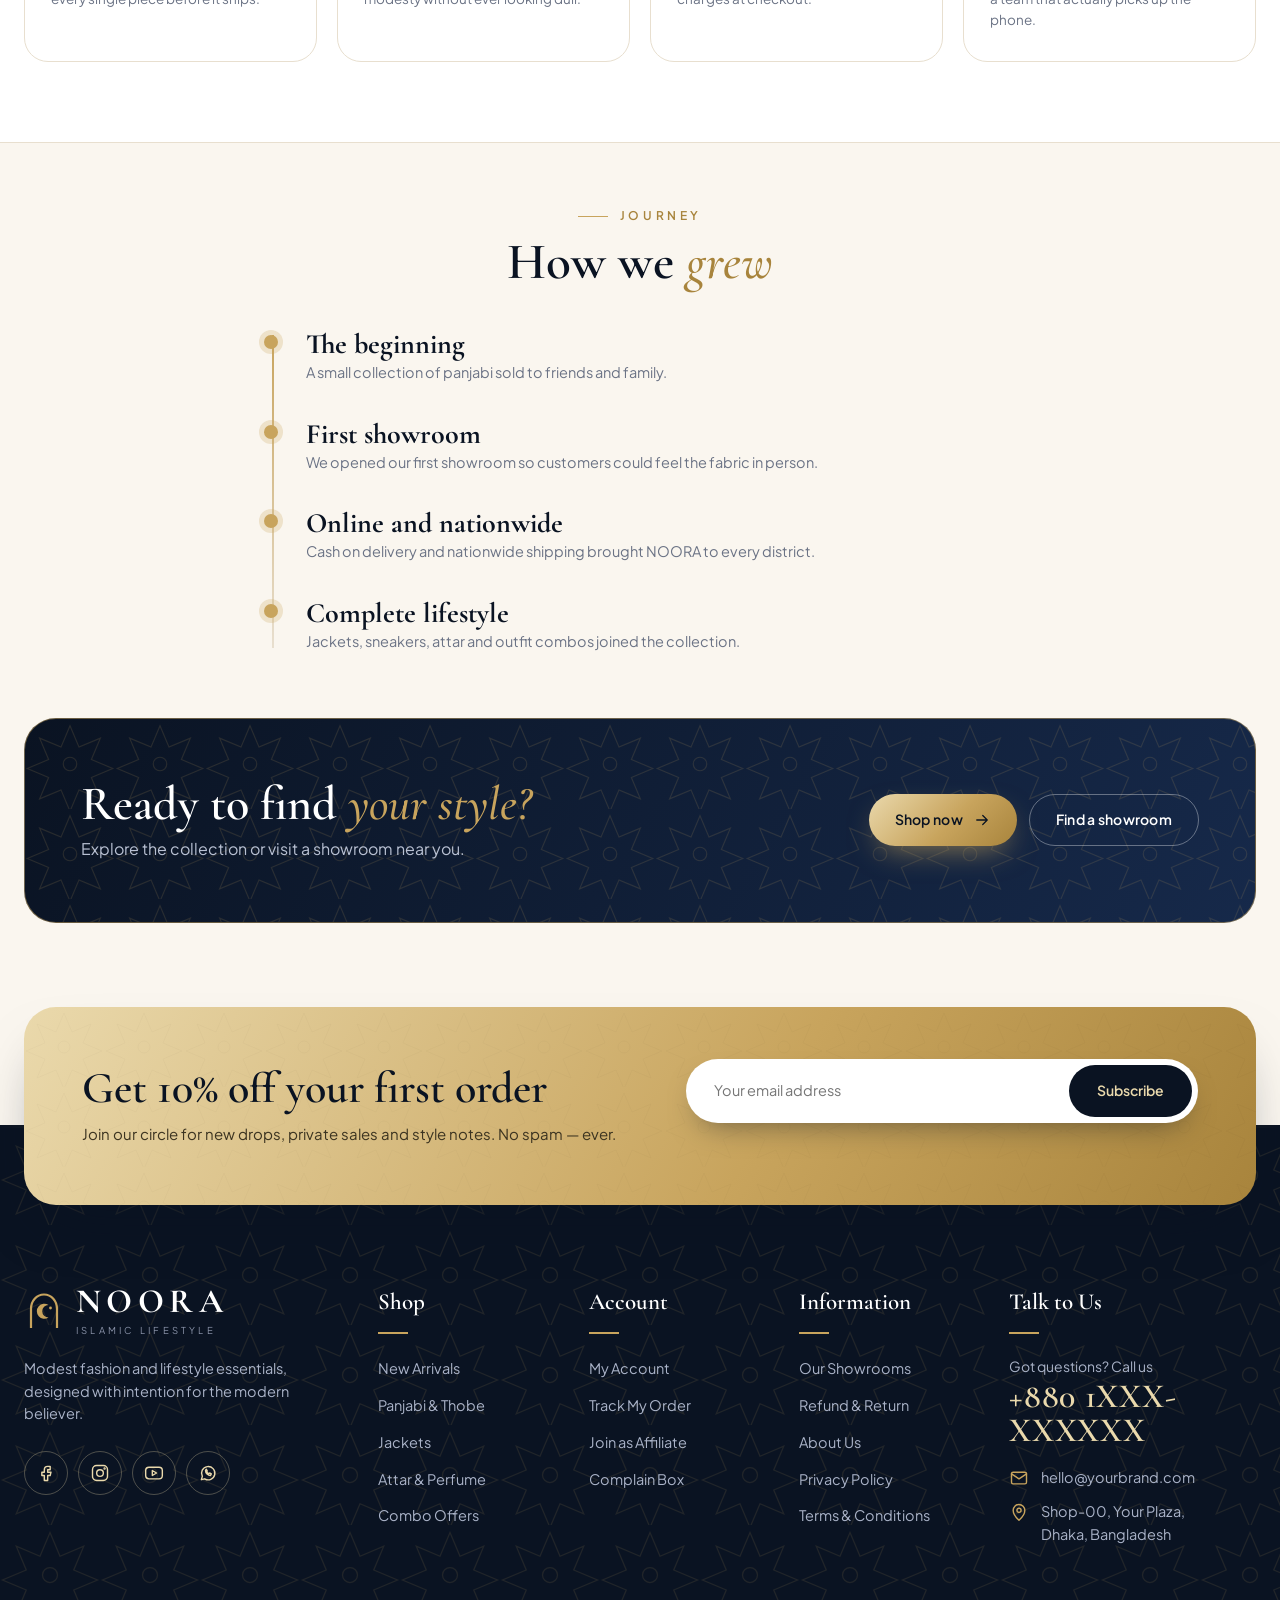
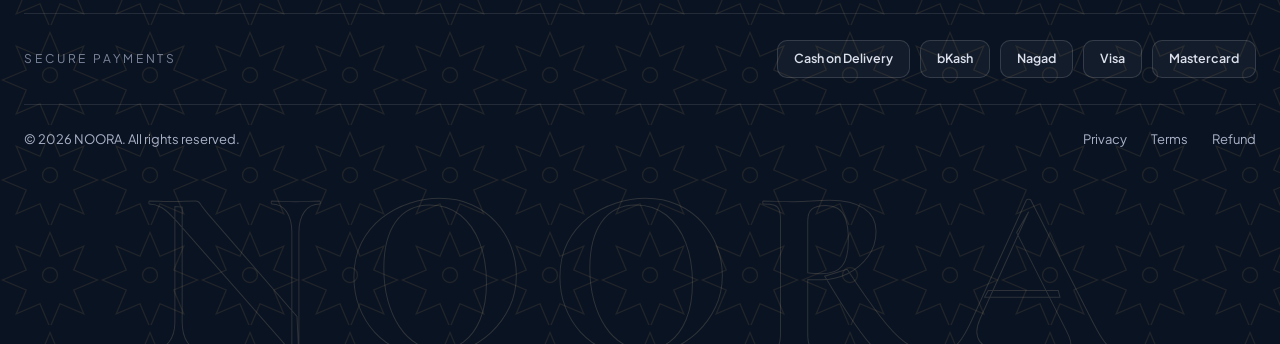
<file: docs/noora-site/about.html>
<!DOCTYPE html>
<html lang="en">
<head>
<meta charset="UTF-8">
<meta name="viewport" content="width=device-width, initial-scale=1">
<title>About Us — NOORA</title>
<meta name="description" content="Our story, our values and what we stand for.">
<link rel="preconnect" href="https://fonts.googleapis.com">
<link rel="preconnect" href="https://fonts.gstatic.com" crossorigin>
<link href="https://fonts.googleapis.com/css2?family=Cormorant+Garamond:ital,wght@0,500;0,600;0,700;1,500;1,600&family=Noto+Sans+Bengali:wght@400;600&family=Plus+Jakarta+Sans:wght@400;500;600;700&display=swap" rel="stylesheet">
<link rel="stylesheet" href="assets/style.css">
<script>document.documentElement.classList.add('js')</script>
</head>
<body>
<!-- ============ SVG SPRITES ============ -->
<svg width="0" height="0" style="position:absolute" aria-hidden="true">
  <!-- icons -->
  <symbol id="i-search" viewBox="0 0 24 24"><circle cx="11" cy="11" r="7"/><path d="M20 20l-4-4"/></symbol>
  <symbol id="i-user" viewBox="0 0 24 24"><circle cx="12" cy="8" r="4"/><path d="M4 21c0-4 3.5-7 8-7s8 3 8 7"/></symbol>
  <symbol id="i-heart" viewBox="0 0 24 24"><path d="M12 20s-7-4.5-9-9.2C1.8 7.5 3.7 4 7 4c2 0 3.7 1.2 5 3 1.3-1.8 3-3 5-3 3.3 0 5.2 3.500 4 6.800C19 15.500 12 20 12 20z"/></symbol>
  <symbol id="i-bag" viewBox="0 0 24 24"><path d="M5 8h14l-1 12H6L5 8z"/><path d="M9 8V6a3 3 0 0 1 6 0v2"/></symbol>
  <symbol id="i-truck" viewBox="0 0 24 24"><path d="M2 6h12v10H2zM14 10h4l3 3v3h-7"/><circle cx="7" cy="17.500" r="2"/><circle cx="17" cy="17.500" r="2"/></symbol>
  <symbol id="i-shield" viewBox="0 0 24 24"><path d="M12 3l8 3v6c0 5-3.500 8-8 9-4.500-1-8-4-8-9V6l8-3z"/><path d="M8.500 12l2.500 2.500 4.500-5"/></symbol>
  <symbol id="i-return" viewBox="0 0 24 24"><path d="M4 12a8 8 0 1 0 3-6.200"/><path d="M4 4v5h5"/></symbol>
  <symbol id="i-cash" viewBox="0 0 24 24"><rect x="2" y="6" width="20" height="12" rx="2"/><circle cx="12" cy="12" r="3"/></symbol>
  <symbol id="i-pin" viewBox="0 0 24 24"><path d="M12 22s7-6.200 7-12a7 7 0 1 0-14 0c0 5.800 7 12 7 12z"/><circle cx="12" cy="10" r="2.500"/></symbol>
  <symbol id="i-phone" viewBox="0 0 24 24"><path d="M5 4h4l2 5-2.500 1.500a11 11 0 0 0 5 5L15 13l5 2v4a2 2 0 0 1-2 2A16 16 0 0 1 3 6a2 2 0 0 1 2-2z"/></symbol>
  <symbol id="i-mail" viewBox="0 0 24 24"><rect x="3" y="5" width="18" height="14" rx="2"/><path d="M3 7l9 6 9-6"/></symbol>
  <symbol id="i-clock" viewBox="0 0 24 24"><circle cx="12" cy="12" r="9"/><path d="M12 7v5l3 2"/></symbol>
  <symbol id="i-arrow" viewBox="0 0 24 24"><path d="M5 12h14M13 6l6 6-6 6"/></symbol>
  <symbol id="i-left" viewBox="0 0 24 24"><path d="M19 12H5M11 6l-6 6 6 6"/></symbol>
  <symbol id="i-chev" viewBox="0 0 24 24"><path d="M6 9l6 6 6-6"/></symbol>
  <symbol id="i-menu" viewBox="0 0 24 24"><path d="M4 7h16M4 12h16M4 17h16"/></symbol>
  <symbol id="i-home" viewBox="0 0 24 24"><path d="M3 11l9-8 9 8v9a1 1 0 0 1-1 1h-5v-6H9v6H4a1 1 0 0 1-1-1z"/></symbol>
  <symbol id="i-grid" viewBox="0 0 24 24"><rect x="3" y="3" width="7" height="7" rx="1.5"/><rect x="14" y="3" width="7" height="7" rx="1.5"/><rect x="3" y="14" width="7" height="7" rx="1.5"/><rect x="14" y="14" width="7" height="7" rx="1.5"/></symbol>
  <symbol id="i-close" viewBox="0 0 24 24"><path d="M6 6l12 12M18 6L6 18"/></symbol>
  <symbol id="i-check" viewBox="0 0 24 24"><circle cx="12" cy="12" r="9"/><path d="M8 12l3 3 5-6"/></symbol>
  <symbol id="i-star" viewBox="0 0 24 24"><path d="M12 3l2.800 5.800 6.200.9-4.500 4.400 1 6.200L12 17.300 6.500 20.300l1-6.200L3 9.700l6.200-.9z"/></symbol>
  <symbol id="i-fb" viewBox="0 0 24 24"><path d="M14 8h3V4h-3a4 4 0 0 0-4 4v3H7v4h3v6h4v-6h3l1-4h-4V8z"/></symbol>
  <symbol id="i-ig" viewBox="0 0 24 24"><rect x="3" y="3" width="18" height="18" rx="5"/><circle cx="12" cy="12" r="4"/><circle cx="17.500" cy="6.500" r=".6"/></symbol>
  <symbol id="i-yt" viewBox="0 0 24 24"><rect x="2" y="5" width="20" height="14" rx="4"/><path d="M10 9l5 3-5 3z"/></symbol>
  <symbol id="i-wa" viewBox="0 0 24 24"><path d="M4 20l1.200-4A8 8 0 1 1 8 19z"/><path d="M9 9c0 3 3 6 6 6l1-2-2-1-1 .8c-1-.4-2-1.400-2.400-2.400L11 9.500 10 7.500z"/></symbol>
  <!-- logo -->
  <symbol id="logo" viewBox="0 0 40 40"><path d="M7 37V18C7 10 12.500 3.500 20 3.500S33 10 33 18v19" fill="none" stroke="currentColor" stroke-width="2.200"/><path d="M24.500 14a7.500 7.500 0 1 0 0 12.500 6 6 0 0 1 0-12.500z" fill="currentColor"/><circle cx="26.500" cy="17" r="1.400" fill="currentColor"/></symbol>

  <!-- garments (100 x 120) -->
  <symbol id="g-tshirt" viewBox="0 0 100 120"><path d="M32 12 L8 26 L17 48 L29 42 L29 106 Q29 110 33 110 H67 Q71 110 71 106 L71 42 L83 48 L92 26 L68 12 Q62 22 50 22 Q38 22 32 12 Z" fill="currentColor"/><path d="M32 12 Q38 22 50 22 Q62 22 68 12" fill="none" stroke="#000" stroke-opacity=".25" stroke-width="2"/><path d="M29 42 L17 48 M71 42 L83 48" stroke="#000" stroke-opacity=".14" stroke-width="1.500"/><path d="M29 99 H71" stroke="#000" stroke-opacity=".12" stroke-width="1.500"/><path d="M29 42 V106 Q29 110 33 110 H45 V42Z" fill="#fff" fill-opacity=".07"/></symbol>
  <symbol id="g-polo" viewBox="0 0 100 120"><path d="M32 12 L8 26 L17 48 L29 42 L29 106 Q29 110 33 110 H67 Q71 110 71 106 L71 42 L83 48 L92 26 L68 12 Q62 22 50 22 Q38 22 32 12 Z" fill="currentColor"/><path d="M38 10 L50 30 L62 10 L68 13 L56 32 L44 32 L32 13 Z" fill="#fff" fill-opacity=".28" stroke="#000" stroke-opacity=".2" stroke-width="1"/><path d="M50 30 V56" stroke="#000" stroke-opacity=".3" stroke-width="1.500"/><circle cx="53" cy="38" r="1.500" fill="#000" fill-opacity=".35"/><circle cx="53" cy="47" r="1.500" fill="#000" fill-opacity=".35"/><path d="M29 42 V106 Q29 110 33 110 H45 V42Z" fill="#fff" fill-opacity=".07"/></symbol>
  <symbol id="g-panjabi" viewBox="0 0 100 120"><path d="M33 8 L9 22 L16 56 L28 50 L26 112 Q26 114 29 114 H71 Q74 114 74 112 L72 50 L84 56 L91 22 L67 8 Q62 15 50 15 Q38 15 33 8 Z" fill="currentColor"/><path d="M40 9 Q50 18 60 9 L60 13 Q50 22 40 13 Z" fill="#000" fill-opacity=".18"/><path d="M50 18 V68" stroke="#000" stroke-opacity=".28" stroke-width="1.500"/><circle cx="50" cy="28" r="1.600" fill="#fff" fill-opacity=".8"/><circle cx="50" cy="40" r="1.600" fill="#fff" fill-opacity=".8"/><circle cx="50" cy="52" r="1.600" fill="#fff" fill-opacity=".8"/><path d="M28 50 L26 112 M72 50 L74 112" stroke="#000" stroke-opacity=".1" stroke-width="1.500"/><path d="M26 112 L28 50 L45 50 L45 114 H29Z" fill="#fff" fill-opacity=".07"/></symbol>
  <symbol id="g-thobe" viewBox="0 0 100 120"><path d="M34 6 L10 20 L14 58 L27 52 L25 116 H75 L73 52 L86 58 L90 20 L66 6 Q60 12 50 12 Q40 12 34 6 Z" fill="currentColor"/><path d="M42 7 Q50 15 58 7 L58 11 Q50 19 42 11Z" fill="#000" fill-opacity=".16"/><path d="M50 15 V62" stroke="#000" stroke-opacity=".25" stroke-width="1.500"/><path d="M60 72 H68 V86" fill="none" stroke="#000" stroke-opacity=".18" stroke-width="1.300"/><path d="M25 116 L27 52 L45 52 L45 116Z" fill="#fff" fill-opacity=".1"/></symbol>
  <symbol id="g-jacket" viewBox="0 0 100 120"><path d="M31 10 L7 26 L10 88 L25 86 L25 110 Q25 112 28 112 H72 Q75 112 75 110 L75 86 L90 88 L93 26 L69 10 L61 17 L50 13 L39 17 Z" fill="currentColor"/><path d="M39 17 L50 13 L61 17 L61 10 L69 10 L61 4 L50 8 L39 4 L31 10 L39 10Z" fill="#000" fill-opacity=".2"/><path d="M50 13 V112" stroke="#ead9ac" stroke-width="1.600" stroke-dasharray="2.500 2"/><path d="M30 92 H42 M58 92 H70" stroke="#000" stroke-opacity=".3" stroke-width="2" stroke-linecap="round"/><path d="M10 80 L25 78 M90 80 L75 78" stroke="#000" stroke-opacity=".25" stroke-width="2"/><path d="M25 86 V112 H45 V14 L39 17 L31 10 L7 26 L10 88Z" fill="#fff" fill-opacity=".08"/></symbol>
  <symbol id="g-trouser" viewBox="0 0 100 120"><path d="M30 6 H70 L76 112 Q76 114 73 114 H56 Q54 114 54 112 L50 44 L46 112 Q46 114 44 114 H27 Q24 114 24 112 Z" fill="currentColor"/><path d="M30 15 H70" stroke="#000" stroke-opacity=".25" stroke-width="1.500"/><path d="M46 6 V22 M54 6 V22" stroke="#ead9ac" stroke-width="1.300" stroke-linecap="round"/><path d="M24 112 L30 6 H50 V44 L46 112 Q46 114 44 114 H27 Q24 114 24 112Z" fill="#fff" fill-opacity=".08"/></symbol>
  <symbol id="g-sneaker" viewBox="0 0 100 120"><path d="M6 76 C6 66 14 62 22 60 L36 46 C40 42 46 44 48 48 L52 56 L74 64 C88 68 96 72 96 82 V90 H6 Z" fill="currentColor"/><path d="M4 90 H98 V98 Q98 100 96 100 H6 Q4 100 4 98 Z" fill="#f5f1e8"/><path d="M38 52 L44 58 M44 47 L50 54 M52 60 L58 66" stroke="#fff" stroke-opacity=".7" stroke-width="2" stroke-linecap="round"/><path d="M6 76 H96" stroke="#000" stroke-opacity=".15" stroke-width="1.500"/></symbol>
  <symbol id="g-attar" viewBox="0 0 100 120"><path d="M30 46 Q30 42 34 42 H66 Q70 42 70 46 V104 Q70 110 64 110 H36 Q30 110 30 104 Z" fill="currentColor" fill-opacity=".9"/><path d="M44 30 H56 V42 H44Z" fill="#ead9ac"/><path d="M40 12 Q40 8 44 8 H56 Q60 8 60 12 V30 H40Z" fill="#c8a45d"/><rect x="36" y="58" width="28" height="34" rx="3" fill="#fff" fill-opacity=".85"/><path d="M42 68 H58 M42 75 H58 M42 82 H52" stroke="#0a1322" stroke-opacity=".5" stroke-width="1.500" stroke-linecap="round"/><path d="M34 46 V104 H42 V46Z" fill="#fff" fill-opacity=".18"/></symbol>
  <symbol id="g-combo" viewBox="0 0 100 120"><use href="#g-tshirt" x="0" y="38" width="48" height="58" style="color:var(--c1)"/><use href="#g-tshirt" x="52" y="38" width="48" height="58" style="color:var(--c3)"/><use href="#g-tshirt" x="25" y="16" width="50" height="60" style="color:var(--c2)"/></symbol>
</svg>

<!-- ============ TOP BAR ============ -->
<div class="topbar">
  <div class="wrap">
    <a href="showrooms.html"><svg class="i"><use href="#i-pin"/></svg>Store Locations</a>
    <span class="mid">FREE DELIVERY OVER ৳3,000 · CASH ON DELIVERY</span>
    <div class="r"><span><svg class="i"><use href="#i-phone"/></svg>+880 1XXX-XXXXXX</span><span>BDT ৳ · EN</span></div>
  </div>
</div>

<header class="hdr" id="hdr">
  <div class="scrim" id="scrim"></div>
  <div class="wrap">
    <div class="hdr-main">
      <button class="nav-toggle" id="navT" aria-label="Open menu" aria-expanded="false" aria-controls="nav"><svg class="i"><use href="#i-menu"/></svg></button>
      <a href="index.html" class="logo" aria-label="NOORA home">
        <svg><use href="#logo"/></svg>
        <div><b>NOORA</b><small>Islamic Lifestyle</small></div>
      </a>
      <div class="sw">
        <form class="search" action="shop.html" method="get">
          <label class="sr" for="q">Search</label>
          <input id="q" name="q" type="search" placeholder="Search panjabi, thobe, jacket, attar…" autocomplete="off">
          <button aria-label="Search"><svg class="i"><use href="#i-search"/></svg></button>
        </form>
        <div class="sug" id="sug">
          <div class="st">Trending searches</div>
          <div class="sc"><a href="shop.html?q=Panjabi" data-q="Panjabi">Panjabi</a><a href="shop.html?q=Thobe" data-q="Thobe">Thobe</a><a href="shop.html?q=Padded+jacket" data-q="Padded jacket">Padded jacket</a><a href="shop.html?q=Oud+attar" data-q="Oud attar">Oud attar</a><a href="shop.html?q=Combo+offer" data-q="Combo offer">Combo offer</a><a href="shop.html?q=Polo+shirt" data-q="Polo shirt">Polo shirt</a></div>
          <div class="st">Popular categories</div>
          <div class="sl"><a href="shop.html?type=panjabi">Panjabi & Thobe <span>→</span></a><a href="shop.html?type=jacket">Jackets <span>→</span></a><a href="shop.html?type=attar">Attar & Perfume <span>→</span></a><a href="shop.html?type=combo">Combo Offers <span>→</span></a></div>
        </div>
      </div>
      <div class="acts">
        <a href="account.html" class="act act-u"><svg class="i"><use href="#i-user"/></svg><span class="t">Sign In<b>My Account</b></span></a>
        <a href="wishlist.html" class="act act-w" aria-label="Wishlist"><svg class="i"><use href="#i-heart"/></svg><span class="badge wc">0</span></a>
        <a href="cart.html" class="act" aria-label="Cart"><svg class="i"><use href="#i-bag"/></svg><span class="badge cc">0</span></a>
      </div>
    </div>
    <ul class="nav" id="nav" aria-label="Main menu"></ul>
  </div>
</header>
<main id="main">
<section class="phead"><div class="wrap">
  <nav class="crumb"><a href="index.html">Home</a><span>/</span><b>About Us</b></nav>
  <h1>Modest fashion, <em>made with intention</em></h1>
  <p>We started with a simple idea: dressing well and dressing with faith should never feel like a compromise.</p>
</div></section>

<section class="pad"><div class="wrap story">
  <div class="story-art reveal"><svg class="g" viewBox="0 0 100 120" style="color:#efe7d3"><use href="#g-panjabi" width="100" height="120"/></svg></div>
  <div class="reveal">
    <div class="k2">Our story</div>
    <h2 class="h2">From one small shop to a <em>growing community</em></h2>
    <p>NOORA began as a small collection of carefully made panjabi for friends and family. People noticed the fabric, the fit and the finishing, and the circle kept growing.</p>
    <p>Today we design everything from everyday tees to winter jackets, attar and complete outfit combos. Every piece follows the same rule: premium quality, modest design and a fair price.</p>
    <div class="stats" style="margin-top:34px"><div><b data-n="12">0</b><span>Thousand+ customers</span></div><div><b data-n="45">0</b><span>Showrooms & hubs</span></div><div><b data-n="98">0</b><span>% satisfaction</span></div></div>
  </div>
</div></section>

<section class="pad why" style="padding-block:80px"><div class="wrap">
  <div class="sh reveal" style="margin-bottom:0"><div><div class="k">What we stand for</div><h2>Our <em>values</em></h2></div></div>
  <div class="vals reveal">
    <div><div class="n">01</div><h4>Quality first</h4><p>Premium fabrics and proper QC on every single piece before it ships.</p></div>
    <div><div class="n">02</div><h4>Modesty with style</h4><p>Cuts and colours that respect modesty without ever looking dull.</p></div>
    <div><div class="n">03</div><h4>Honest pricing</h4><p>Fair prices, clear offers and no hidden charges at checkout.</p></div>
    <div><div class="n">04</div><h4>Customer first</h4><p>Simple exchange, quick support and a team that actually picks up the phone.</p></div>
  </div>
</div></section>

<section class="pad"><div class="wrap">
  <div class="sh reveal" style="margin-bottom:0;justify-content:center;text-align:center"><div><div class="k" style="justify-content:center">Journey</div><h2>How we <em>grew</em></h2></div></div>
  <div class="tl reveal">
    <div><b>The beginning</b><span>A small collection of panjabi sold to friends and family.</span></div>
    <div><b>First showroom</b><span>We opened our first showroom so customers could feel the fabric in person.</span></div>
    <div><b>Online and nationwide</b><span>Cash on delivery and nationwide shipping brought NOORA to every district.</span></div>
    <div><b>Complete lifestyle</b><span>Jackets, sneakers, attar and outfit combos joined the collection.</span></div>
  </div>
</div></section>

<section style="padding-top:0"><div class="wrap"><div class="cta-band reveal">
  <div><h2>Ready to find <em>your style?</em></h2><p>Explore the collection or visit a showroom near you.</p></div>
  <div style="display:flex;gap:12px;flex-wrap:wrap"><a class="btn gold" href="shop.html">Shop now <svg class="i"><use href="#i-arrow"/></svg></a><a class="btn ghost" href="showrooms.html">Find a showroom</a></div>
</div></div></section>
</main>
<!-- ============ NEWSLETTER ============ -->
<section class="news"><div class="wrap">
  <div class="box reveal">
    <div><h2>Get 10% off your first order</h2><p>Join our circle for new drops, private sales and style notes. No spam — ever.</p></div>
    <div>
      <form class="nf" id="nf"><input type="email" required placeholder="Your email address" aria-label="Email"><button type="submit">Subscribe</button></form>
      <div class="nmsg" id="nmsg"></div>
    </div>
  </div>
</div></section>

<!-- ============ FOOTER ============ -->
<footer>
  <div class="wrap">
    <div class="f-grid">
      <div class="f-brand">
        <a href="index.html" class="logo"><svg><use href="#logo"/></svg><div><b>NOORA</b><small>Islamic Lifestyle</small></div></a>
        <p>Modest fashion and lifestyle essentials, designed with intention for the modern believer.</p>
        <div class="soc">
          <a href="#" aria-label="Facebook"><svg class="i"><use href="#i-fb"/></svg></a>
          <a href="#" aria-label="Instagram"><svg class="i"><use href="#i-ig"/></svg></a>
          <a href="#" aria-label="YouTube"><svg class="i"><use href="#i-yt"/></svg></a>
          <a href="#" aria-label="WhatsApp"><svg class="i"><use href="#i-wa"/></svg></a>
        </div>
      </div>
      <div class="f-col"><h5>Shop</h5><ul><li><a href="shop.html?sort=new">New Arrivals</a></li><li><a href="shop.html?type=panjabi">Panjabi & Thobe</a></li><li><a href="shop.html?type=jacket">Jackets</a></li><li><a href="shop.html?type=attar">Attar & Perfume</a></li><li><a href="shop.html?type=combo">Combo Offers</a></li></ul></div>
      <div class="f-col"><h5>Account</h5><ul><li><a href="account.html">My Account</a></li><li><a href="track-order.html">Track My Order</a></li><li><a href="affiliate.html">Join as Affiliate</a></li><li><a href="contact.html">Complain Box</a></li></ul></div>
      <div class="f-col"><h5>Information</h5><ul><li><a href="showrooms.html">Our Showrooms</a></li><li><a href="policy.html#refund">Refund & Return</a></li><li><a href="about.html">About Us</a></li><li><a href="policy.html#privacy">Privacy Policy</a></li><li><a href="policy.html#terms">Terms & Conditions</a></li></ul></div>
      <div class="f-col f-contact">
        <h5>Talk to Us</h5>
        <div style="font-size:14px">Got questions? Call us</div>
        <div class="big">+880 1XXX-XXXXXX</div>
        <div class="r"><svg class="i"><use href="#i-mail"/></svg><a href="contact.html">hello@yourbrand.com</a></div>
        <div class="r"><svg class="i"><use href="#i-pin"/></svg><span>Shop-00, Your Plaza,<br>Dhaka, Bangladesh</span></div>
      </div>
    </div>
    <div class="pay">
      <span class="lbl">Secure payments</span>
      <div class="chips"><span>Cash on Delivery</span><span>bKash</span><span>Nagad</span><span>Visa</span><span>Mastercard</span></div>
    </div>
    <div class="copy">
      <span>© <span id="yr">2026</span> NOORA. All rights reserved.</span>
      <nav><a href="policy.html#privacy">Privacy</a><a href="policy.html#terms">Terms</a><a href="policy.html#refund">Refund</a></nav>
    </div>
  </div>
  <div class="wm" aria-hidden="true">NOORA</div>
</footer>

<button class="top" id="top" aria-label="Back to top"><svg class="i"><use href="#i-arrow"/></svg></button>
<div class="toast" id="toast"><svg class="i"><use href="#i-check"/></svg><span>Added to cart</span></div>
<nav class="tabbar" aria-label="Quick navigation">
  <a href="index.html"><svg class="i"><use href="#i-home"/></svg>Home</a>
  <button type="button" id="tabShop"><svg class="i"><use href="#i-grid"/></svg>Shop</button>
  <a href="wishlist.html"><svg class="i"><use href="#i-heart"/></svg>Wishlist<span class="badge wc">0</span></a>
  <a href="cart.html"><svg class="i"><use href="#i-bag"/></svg>Cart<span class="badge cc">0</span></a>
  <a href="account.html"><svg class="i"><use href="#i-user"/></svg>Account</a>
</nav>
<script src="assets/data.js"></script>
<script src="assets/app.js"></script>

</body>
</html>
</file>
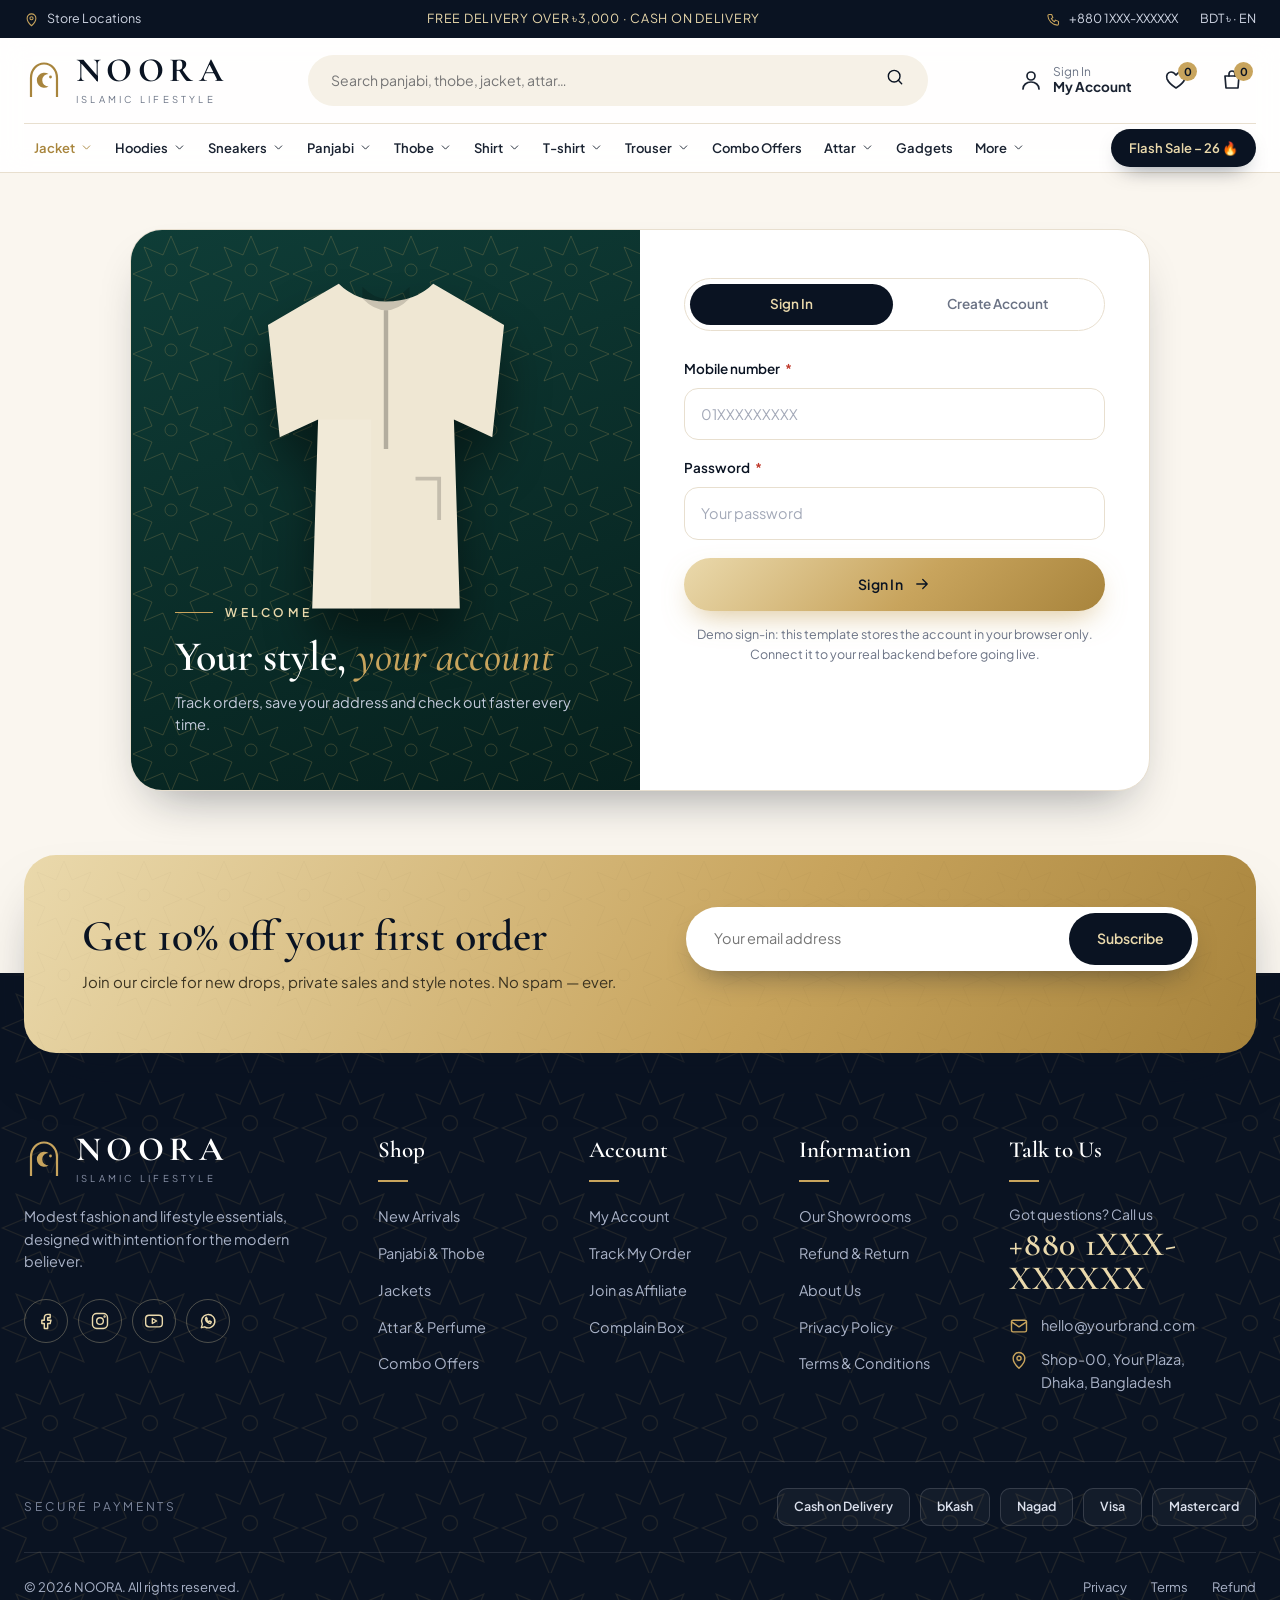
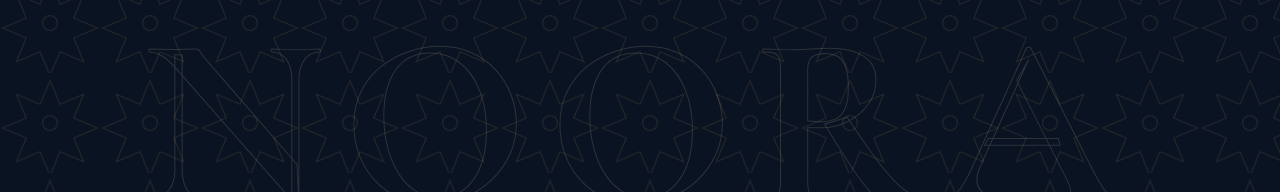
<file: docs/noora-site/account.html>
<!DOCTYPE html>
<html lang="en">
<head>
<meta charset="UTF-8">
<meta name="viewport" content="width=device-width, initial-scale=1">
<title>My Account — NOORA</title>
<meta name="description" content="Sign in or create an account to track orders and save your details.">
<link rel="preconnect" href="https://fonts.googleapis.com">
<link rel="preconnect" href="https://fonts.gstatic.com" crossorigin>
<link href="https://fonts.googleapis.com/css2?family=Cormorant+Garamond:ital,wght@0,500;0,600;0,700;1,500;1,600&family=Noto+Sans+Bengali:wght@400;600&family=Plus+Jakarta+Sans:wght@400;500;600;700&display=swap" rel="stylesheet">
<link rel="stylesheet" href="assets/style.css">
<script>document.documentElement.classList.add('js')</script>
</head>
<body>
<!-- ============ SVG SPRITES ============ -->
<svg width="0" height="0" style="position:absolute" aria-hidden="true">
  <!-- icons -->
  <symbol id="i-search" viewBox="0 0 24 24"><circle cx="11" cy="11" r="7"/><path d="M20 20l-4-4"/></symbol>
  <symbol id="i-user" viewBox="0 0 24 24"><circle cx="12" cy="8" r="4"/><path d="M4 21c0-4 3.5-7 8-7s8 3 8 7"/></symbol>
  <symbol id="i-heart" viewBox="0 0 24 24"><path d="M12 20s-7-4.5-9-9.2C1.8 7.5 3.7 4 7 4c2 0 3.7 1.2 5 3 1.3-1.8 3-3 5-3 3.3 0 5.2 3.500 4 6.800C19 15.500 12 20 12 20z"/></symbol>
  <symbol id="i-bag" viewBox="0 0 24 24"><path d="M5 8h14l-1 12H6L5 8z"/><path d="M9 8V6a3 3 0 0 1 6 0v2"/></symbol>
  <symbol id="i-truck" viewBox="0 0 24 24"><path d="M2 6h12v10H2zM14 10h4l3 3v3h-7"/><circle cx="7" cy="17.500" r="2"/><circle cx="17" cy="17.500" r="2"/></symbol>
  <symbol id="i-shield" viewBox="0 0 24 24"><path d="M12 3l8 3v6c0 5-3.500 8-8 9-4.500-1-8-4-8-9V6l8-3z"/><path d="M8.500 12l2.500 2.500 4.500-5"/></symbol>
  <symbol id="i-return" viewBox="0 0 24 24"><path d="M4 12a8 8 0 1 0 3-6.200"/><path d="M4 4v5h5"/></symbol>
  <symbol id="i-cash" viewBox="0 0 24 24"><rect x="2" y="6" width="20" height="12" rx="2"/><circle cx="12" cy="12" r="3"/></symbol>
  <symbol id="i-pin" viewBox="0 0 24 24"><path d="M12 22s7-6.200 7-12a7 7 0 1 0-14 0c0 5.800 7 12 7 12z"/><circle cx="12" cy="10" r="2.500"/></symbol>
  <symbol id="i-phone" viewBox="0 0 24 24"><path d="M5 4h4l2 5-2.500 1.500a11 11 0 0 0 5 5L15 13l5 2v4a2 2 0 0 1-2 2A16 16 0 0 1 3 6a2 2 0 0 1 2-2z"/></symbol>
  <symbol id="i-mail" viewBox="0 0 24 24"><rect x="3" y="5" width="18" height="14" rx="2"/><path d="M3 7l9 6 9-6"/></symbol>
  <symbol id="i-clock" viewBox="0 0 24 24"><circle cx="12" cy="12" r="9"/><path d="M12 7v5l3 2"/></symbol>
  <symbol id="i-arrow" viewBox="0 0 24 24"><path d="M5 12h14M13 6l6 6-6 6"/></symbol>
  <symbol id="i-left" viewBox="0 0 24 24"><path d="M19 12H5M11 6l-6 6 6 6"/></symbol>
  <symbol id="i-chev" viewBox="0 0 24 24"><path d="M6 9l6 6 6-6"/></symbol>
  <symbol id="i-menu" viewBox="0 0 24 24"><path d="M4 7h16M4 12h16M4 17h16"/></symbol>
  <symbol id="i-home" viewBox="0 0 24 24"><path d="M3 11l9-8 9 8v9a1 1 0 0 1-1 1h-5v-6H9v6H4a1 1 0 0 1-1-1z"/></symbol>
  <symbol id="i-grid" viewBox="0 0 24 24"><rect x="3" y="3" width="7" height="7" rx="1.5"/><rect x="14" y="3" width="7" height="7" rx="1.5"/><rect x="3" y="14" width="7" height="7" rx="1.5"/><rect x="14" y="14" width="7" height="7" rx="1.5"/></symbol>
  <symbol id="i-close" viewBox="0 0 24 24"><path d="M6 6l12 12M18 6L6 18"/></symbol>
  <symbol id="i-check" viewBox="0 0 24 24"><circle cx="12" cy="12" r="9"/><path d="M8 12l3 3 5-6"/></symbol>
  <symbol id="i-star" viewBox="0 0 24 24"><path d="M12 3l2.800 5.800 6.200.9-4.500 4.400 1 6.200L12 17.300 6.500 20.300l1-6.200L3 9.700l6.200-.9z"/></symbol>
  <symbol id="i-fb" viewBox="0 0 24 24"><path d="M14 8h3V4h-3a4 4 0 0 0-4 4v3H7v4h3v6h4v-6h3l1-4h-4V8z"/></symbol>
  <symbol id="i-ig" viewBox="0 0 24 24"><rect x="3" y="3" width="18" height="18" rx="5"/><circle cx="12" cy="12" r="4"/><circle cx="17.500" cy="6.500" r=".6"/></symbol>
  <symbol id="i-yt" viewBox="0 0 24 24"><rect x="2" y="5" width="20" height="14" rx="4"/><path d="M10 9l5 3-5 3z"/></symbol>
  <symbol id="i-wa" viewBox="0 0 24 24"><path d="M4 20l1.200-4A8 8 0 1 1 8 19z"/><path d="M9 9c0 3 3 6 6 6l1-2-2-1-1 .8c-1-.4-2-1.400-2.400-2.400L11 9.500 10 7.500z"/></symbol>
  <!-- logo -->
  <symbol id="logo" viewBox="0 0 40 40"><path d="M7 37V18C7 10 12.500 3.500 20 3.500S33 10 33 18v19" fill="none" stroke="currentColor" stroke-width="2.200"/><path d="M24.500 14a7.500 7.500 0 1 0 0 12.500 6 6 0 0 1 0-12.500z" fill="currentColor"/><circle cx="26.500" cy="17" r="1.400" fill="currentColor"/></symbol>

  <!-- garments (100 x 120) -->
  <symbol id="g-tshirt" viewBox="0 0 100 120"><path d="M32 12 L8 26 L17 48 L29 42 L29 106 Q29 110 33 110 H67 Q71 110 71 106 L71 42 L83 48 L92 26 L68 12 Q62 22 50 22 Q38 22 32 12 Z" fill="currentColor"/><path d="M32 12 Q38 22 50 22 Q62 22 68 12" fill="none" stroke="#000" stroke-opacity=".25" stroke-width="2"/><path d="M29 42 L17 48 M71 42 L83 48" stroke="#000" stroke-opacity=".14" stroke-width="1.500"/><path d="M29 99 H71" stroke="#000" stroke-opacity=".12" stroke-width="1.500"/><path d="M29 42 V106 Q29 110 33 110 H45 V42Z" fill="#fff" fill-opacity=".07"/></symbol>
  <symbol id="g-polo" viewBox="0 0 100 120"><path d="M32 12 L8 26 L17 48 L29 42 L29 106 Q29 110 33 110 H67 Q71 110 71 106 L71 42 L83 48 L92 26 L68 12 Q62 22 50 22 Q38 22 32 12 Z" fill="currentColor"/><path d="M38 10 L50 30 L62 10 L68 13 L56 32 L44 32 L32 13 Z" fill="#fff" fill-opacity=".28" stroke="#000" stroke-opacity=".2" stroke-width="1"/><path d="M50 30 V56" stroke="#000" stroke-opacity=".3" stroke-width="1.500"/><circle cx="53" cy="38" r="1.500" fill="#000" fill-opacity=".35"/><circle cx="53" cy="47" r="1.500" fill="#000" fill-opacity=".35"/><path d="M29 42 V106 Q29 110 33 110 H45 V42Z" fill="#fff" fill-opacity=".07"/></symbol>
  <symbol id="g-panjabi" viewBox="0 0 100 120"><path d="M33 8 L9 22 L16 56 L28 50 L26 112 Q26 114 29 114 H71 Q74 114 74 112 L72 50 L84 56 L91 22 L67 8 Q62 15 50 15 Q38 15 33 8 Z" fill="currentColor"/><path d="M40 9 Q50 18 60 9 L60 13 Q50 22 40 13 Z" fill="#000" fill-opacity=".18"/><path d="M50 18 V68" stroke="#000" stroke-opacity=".28" stroke-width="1.500"/><circle cx="50" cy="28" r="1.600" fill="#fff" fill-opacity=".8"/><circle cx="50" cy="40" r="1.600" fill="#fff" fill-opacity=".8"/><circle cx="50" cy="52" r="1.600" fill="#fff" fill-opacity=".8"/><path d="M28 50 L26 112 M72 50 L74 112" stroke="#000" stroke-opacity=".1" stroke-width="1.500"/><path d="M26 112 L28 50 L45 50 L45 114 H29Z" fill="#fff" fill-opacity=".07"/></symbol>
  <symbol id="g-thobe" viewBox="0 0 100 120"><path d="M34 6 L10 20 L14 58 L27 52 L25 116 H75 L73 52 L86 58 L90 20 L66 6 Q60 12 50 12 Q40 12 34 6 Z" fill="currentColor"/><path d="M42 7 Q50 15 58 7 L58 11 Q50 19 42 11Z" fill="#000" fill-opacity=".16"/><path d="M50 15 V62" stroke="#000" stroke-opacity=".25" stroke-width="1.500"/><path d="M60 72 H68 V86" fill="none" stroke="#000" stroke-opacity=".18" stroke-width="1.300"/><path d="M25 116 L27 52 L45 52 L45 116Z" fill="#fff" fill-opacity=".1"/></symbol>
  <symbol id="g-jacket" viewBox="0 0 100 120"><path d="M31 10 L7 26 L10 88 L25 86 L25 110 Q25 112 28 112 H72 Q75 112 75 110 L75 86 L90 88 L93 26 L69 10 L61 17 L50 13 L39 17 Z" fill="currentColor"/><path d="M39 17 L50 13 L61 17 L61 10 L69 10 L61 4 L50 8 L39 4 L31 10 L39 10Z" fill="#000" fill-opacity=".2"/><path d="M50 13 V112" stroke="#ead9ac" stroke-width="1.600" stroke-dasharray="2.500 2"/><path d="M30 92 H42 M58 92 H70" stroke="#000" stroke-opacity=".3" stroke-width="2" stroke-linecap="round"/><path d="M10 80 L25 78 M90 80 L75 78" stroke="#000" stroke-opacity=".25" stroke-width="2"/><path d="M25 86 V112 H45 V14 L39 17 L31 10 L7 26 L10 88Z" fill="#fff" fill-opacity=".08"/></symbol>
  <symbol id="g-trouser" viewBox="0 0 100 120"><path d="M30 6 H70 L76 112 Q76 114 73 114 H56 Q54 114 54 112 L50 44 L46 112 Q46 114 44 114 H27 Q24 114 24 112 Z" fill="currentColor"/><path d="M30 15 H70" stroke="#000" stroke-opacity=".25" stroke-width="1.500"/><path d="M46 6 V22 M54 6 V22" stroke="#ead9ac" stroke-width="1.300" stroke-linecap="round"/><path d="M24 112 L30 6 H50 V44 L46 112 Q46 114 44 114 H27 Q24 114 24 112Z" fill="#fff" fill-opacity=".08"/></symbol>
  <symbol id="g-sneaker" viewBox="0 0 100 120"><path d="M6 76 C6 66 14 62 22 60 L36 46 C40 42 46 44 48 48 L52 56 L74 64 C88 68 96 72 96 82 V90 H6 Z" fill="currentColor"/><path d="M4 90 H98 V98 Q98 100 96 100 H6 Q4 100 4 98 Z" fill="#f5f1e8"/><path d="M38 52 L44 58 M44 47 L50 54 M52 60 L58 66" stroke="#fff" stroke-opacity=".7" stroke-width="2" stroke-linecap="round"/><path d="M6 76 H96" stroke="#000" stroke-opacity=".15" stroke-width="1.500"/></symbol>
  <symbol id="g-attar" viewBox="0 0 100 120"><path d="M30 46 Q30 42 34 42 H66 Q70 42 70 46 V104 Q70 110 64 110 H36 Q30 110 30 104 Z" fill="currentColor" fill-opacity=".9"/><path d="M44 30 H56 V42 H44Z" fill="#ead9ac"/><path d="M40 12 Q40 8 44 8 H56 Q60 8 60 12 V30 H40Z" fill="#c8a45d"/><rect x="36" y="58" width="28" height="34" rx="3" fill="#fff" fill-opacity=".85"/><path d="M42 68 H58 M42 75 H58 M42 82 H52" stroke="#0a1322" stroke-opacity=".5" stroke-width="1.500" stroke-linecap="round"/><path d="M34 46 V104 H42 V46Z" fill="#fff" fill-opacity=".18"/></symbol>
  <symbol id="g-combo" viewBox="0 0 100 120"><use href="#g-tshirt" x="0" y="38" width="48" height="58" style="color:var(--c1)"/><use href="#g-tshirt" x="52" y="38" width="48" height="58" style="color:var(--c3)"/><use href="#g-tshirt" x="25" y="16" width="50" height="60" style="color:var(--c2)"/></symbol>
</svg>

<!-- ============ TOP BAR ============ -->
<div class="topbar">
  <div class="wrap">
    <a href="showrooms.html"><svg class="i"><use href="#i-pin"/></svg>Store Locations</a>
    <span class="mid">FREE DELIVERY OVER ৳3,000 · CASH ON DELIVERY</span>
    <div class="r"><span><svg class="i"><use href="#i-phone"/></svg>+880 1XXX-XXXXXX</span><span>BDT ৳ · EN</span></div>
  </div>
</div>

<header class="hdr" id="hdr">
  <div class="scrim" id="scrim"></div>
  <div class="wrap">
    <div class="hdr-main">
      <button class="nav-toggle" id="navT" aria-label="Open menu" aria-expanded="false" aria-controls="nav"><svg class="i"><use href="#i-menu"/></svg></button>
      <a href="index.html" class="logo" aria-label="NOORA home">
        <svg><use href="#logo"/></svg>
        <div><b>NOORA</b><small>Islamic Lifestyle</small></div>
      </a>
      <div class="sw">
        <form class="search" action="shop.html" method="get">
          <label class="sr" for="q">Search</label>
          <input id="q" name="q" type="search" placeholder="Search panjabi, thobe, jacket, attar…" autocomplete="off">
          <button aria-label="Search"><svg class="i"><use href="#i-search"/></svg></button>
        </form>
        <div class="sug" id="sug">
          <div class="st">Trending searches</div>
          <div class="sc"><a href="shop.html?q=Panjabi" data-q="Panjabi">Panjabi</a><a href="shop.html?q=Thobe" data-q="Thobe">Thobe</a><a href="shop.html?q=Padded+jacket" data-q="Padded jacket">Padded jacket</a><a href="shop.html?q=Oud+attar" data-q="Oud attar">Oud attar</a><a href="shop.html?q=Combo+offer" data-q="Combo offer">Combo offer</a><a href="shop.html?q=Polo+shirt" data-q="Polo shirt">Polo shirt</a></div>
          <div class="st">Popular categories</div>
          <div class="sl"><a href="shop.html?type=panjabi">Panjabi & Thobe <span>→</span></a><a href="shop.html?type=jacket">Jackets <span>→</span></a><a href="shop.html?type=attar">Attar & Perfume <span>→</span></a><a href="shop.html?type=combo">Combo Offers <span>→</span></a></div>
        </div>
      </div>
      <div class="acts">
        <a href="account.html" class="act act-u"><svg class="i"><use href="#i-user"/></svg><span class="t">Sign In<b>My Account</b></span></a>
        <a href="wishlist.html" class="act act-w" aria-label="Wishlist"><svg class="i"><use href="#i-heart"/></svg><span class="badge wc">0</span></a>
        <a href="cart.html" class="act" aria-label="Cart"><svg class="i"><use href="#i-bag"/></svg><span class="badge cc">0</span></a>
      </div>
    </div>
    <ul class="nav" id="nav" aria-label="Main menu"></ul>
  </div>
</header>
<main id="main">
<section class="pad" style="padding-top:56px"><div class="wrap">
  <div id="authView">
    <div class="auth">
      <div class="auth-v">
        <svg class="big g" viewBox="0 0 100 120" style="color:#efe7d3"><use href="#g-thobe" width="100" height="120"/></svg>
        <span class="eyebrow">Welcome</span>
        <h2 style="margin-top:14px">Your style, <em>your account</em></h2>
        <p>Track orders, save your address and check out faster every time.</p>
      </div>
      <div class="auth-f">
        <div class="tabs" id="aTabs"><button class="on" data-t="in">Sign In</button><button data-t="up">Create Account</button></div>
        <form id="formIn" novalidate>
          <div class="fld" id="f-inph"><label for="inPhone">Mobile number <i>*</i></label><input id="inPhone" type="tel" inputmode="numeric" maxlength="11" placeholder="01XXXXXXXXX"><div class="err">Enter a valid 11-digit mobile number.</div></div>
          <div class="fld" id="f-inpw"><label for="inPass">Password <i>*</i></label><input id="inPass" type="password" placeholder="Your password" autocomplete="current-password"><div class="err">Enter your password.</div></div>
          <button class="btn gold block" type="submit" style="padding:16px">Sign In <svg class="i"><use href="#i-arrow"/></svg></button>
        </form>
        <form id="formUp" novalidate hidden>
          <div class="fld" id="u-name"><label for="upName">Full name <i>*</i></label><input id="upName" placeholder="Your full name" autocomplete="name"><div class="err">Please enter your name.</div></div>
          <div class="fld" id="u-phone"><label for="upPhone">Mobile number <i>*</i></label><input id="upPhone" type="tel" inputmode="numeric" maxlength="11" placeholder="01XXXXXXXXX"><div class="err">Enter a valid 11-digit mobile number.</div></div>
          <div class="fld" id="u-pass"><label for="upPass">Password <i>*</i></label><input id="upPass" type="password" placeholder="At least 6 characters" autocomplete="new-password"><div class="err">Use at least 6 characters.</div></div>
          <button class="btn gold block" type="submit" style="padding:16px">Create Account <svg class="i"><use href="#i-arrow"/></svg></button>
        </form>
        <p class="hint">Demo sign-in: this template stores the account in your browser only. Connect it to your real backend before going live.</p>
      </div>
    </div>
  </div>

  <div id="dashView" hidden>
    <div class="dash">
      <div class="dnav" id="dNav">
        <div class="pf"><i id="dAv">N</i><div><b id="dName">Customer</b><br><span id="dPhone"></span></div></div>
        <button class="on" data-p="orders">My Orders</button>
        <button data-p="profile">Profile</button>
        <button data-p="wish">Wishlist</button>
        <button id="logout">Sign Out</button>
      </div>
      <div>
        <div class="panel dp on" id="p-orders"><h2>My Orders</h2><div id="oList"></div></div>
        <div class="panel dp" id="p-profile"><h2>Profile</h2>
          <form id="formPf"><div class="row2"><div class="fld"><label for="pfName">Full name</label><input id="pfName"></div><div class="fld"><label for="pfPhone">Mobile</label><input id="pfPhone" disabled></div></div>
          <div class="fld"><label for="pfAddr">Default address</label><textarea id="pfAddr" placeholder="Road / house / flat number, area, district"></textarea></div>
          <button class="btn dark" type="submit">Save changes</button></form></div>
        <div class="panel dp" id="p-wish"><h2>Wishlist</h2><p style="color:var(--muted);margin-bottom:20px">Everything you have saved is on your wishlist page.</p><a class="btn gold" href="wishlist.html">Open wishlist <svg class="i"><use href="#i-arrow"/></svg></a></div>
      </div>
    </div>
  </div>
</div></section>
</main>
<!-- ============ NEWSLETTER ============ -->
<section class="news"><div class="wrap">
  <div class="box reveal">
    <div><h2>Get 10% off your first order</h2><p>Join our circle for new drops, private sales and style notes. No spam — ever.</p></div>
    <div>
      <form class="nf" id="nf"><input type="email" required placeholder="Your email address" aria-label="Email"><button type="submit">Subscribe</button></form>
      <div class="nmsg" id="nmsg"></div>
    </div>
  </div>
</div></section>

<!-- ============ FOOTER ============ -->
<footer>
  <div class="wrap">
    <div class="f-grid">
      <div class="f-brand">
        <a href="index.html" class="logo"><svg><use href="#logo"/></svg><div><b>NOORA</b><small>Islamic Lifestyle</small></div></a>
        <p>Modest fashion and lifestyle essentials, designed with intention for the modern believer.</p>
        <div class="soc">
          <a href="#" aria-label="Facebook"><svg class="i"><use href="#i-fb"/></svg></a>
          <a href="#" aria-label="Instagram"><svg class="i"><use href="#i-ig"/></svg></a>
          <a href="#" aria-label="YouTube"><svg class="i"><use href="#i-yt"/></svg></a>
          <a href="#" aria-label="WhatsApp"><svg class="i"><use href="#i-wa"/></svg></a>
        </div>
      </div>
      <div class="f-col"><h5>Shop</h5><ul><li><a href="shop.html?sort=new">New Arrivals</a></li><li><a href="shop.html?type=panjabi">Panjabi & Thobe</a></li><li><a href="shop.html?type=jacket">Jackets</a></li><li><a href="shop.html?type=attar">Attar & Perfume</a></li><li><a href="shop.html?type=combo">Combo Offers</a></li></ul></div>
      <div class="f-col"><h5>Account</h5><ul><li><a href="account.html">My Account</a></li><li><a href="track-order.html">Track My Order</a></li><li><a href="affiliate.html">Join as Affiliate</a></li><li><a href="contact.html">Complain Box</a></li></ul></div>
      <div class="f-col"><h5>Information</h5><ul><li><a href="showrooms.html">Our Showrooms</a></li><li><a href="policy.html#refund">Refund & Return</a></li><li><a href="about.html">About Us</a></li><li><a href="policy.html#privacy">Privacy Policy</a></li><li><a href="policy.html#terms">Terms & Conditions</a></li></ul></div>
      <div class="f-col f-contact">
        <h5>Talk to Us</h5>
        <div style="font-size:14px">Got questions? Call us</div>
        <div class="big">+880 1XXX-XXXXXX</div>
        <div class="r"><svg class="i"><use href="#i-mail"/></svg><a href="contact.html">hello@yourbrand.com</a></div>
        <div class="r"><svg class="i"><use href="#i-pin"/></svg><span>Shop-00, Your Plaza,<br>Dhaka, Bangladesh</span></div>
      </div>
    </div>
    <div class="pay">
      <span class="lbl">Secure payments</span>
      <div class="chips"><span>Cash on Delivery</span><span>bKash</span><span>Nagad</span><span>Visa</span><span>Mastercard</span></div>
    </div>
    <div class="copy">
      <span>© <span id="yr">2026</span> NOORA. All rights reserved.</span>
      <nav><a href="policy.html#privacy">Privacy</a><a href="policy.html#terms">Terms</a><a href="policy.html#refund">Refund</a></nav>
    </div>
  </div>
  <div class="wm" aria-hidden="true">NOORA</div>
</footer>

<button class="top" id="top" aria-label="Back to top"><svg class="i"><use href="#i-arrow"/></svg></button>
<div class="toast" id="toast"><svg class="i"><use href="#i-check"/></svg><span>Added to cart</span></div>
<nav class="tabbar" aria-label="Quick navigation">
  <a href="index.html"><svg class="i"><use href="#i-home"/></svg>Home</a>
  <button type="button" id="tabShop"><svg class="i"><use href="#i-grid"/></svg>Shop</button>
  <a href="wishlist.html"><svg class="i"><use href="#i-heart"/></svg>Wishlist<span class="badge wc">0</span></a>
  <a href="cart.html"><svg class="i"><use href="#i-bag"/></svg>Cart<span class="badge cc">0</span></a>
  <a href="account.html" class="on"><svg class="i"><use href="#i-user"/></svg>Account</a>
</nav>
<script src="assets/data.js"></script>
<script src="assets/app.js"></script>
<script>
(function(){
  var STEPS=['Order placed','Confirmed','Packed','Shipped','Delivered'];
  function bad(id,on){$(id).classList.toggle('bad',on)}
  function show(){
    var u=Store.get('user',null);
    $('#authView').hidden=!!u;$('#dashView').hidden=!u;
    if(!u)return;
    $('#dName').textContent=u.name;$('#dPhone').textContent=u.phone;$('#dAv').textContent=u.name.charAt(0).toUpperCase();
    $('#pfName').value=u.name;$('#pfPhone').value=u.phone;$('#pfAddr').value=u.addr||'';
    var os=Orders.all().filter(function(o){return o.phone===u.phone||true});
    $('#oList').innerHTML=os.length?os.map(function(o){
      return '<div class="oli"><div><b>'+o.id+'</b><small>'+new Date(o.date).toLocaleDateString('en-GB',{day:'numeric',month:'short',year:'numeric'})+' · '+o.items.length+' item'+(o.items.length>1?'s':'')+'</small></div><span class="status">'+STEPS[o.status]+'</span><b>'+tk(o.t.total)+'</b><a class="btn line" style="padding:10px 18px;font-size:13px" href="track-order.html?id='+o.id+'&phone='+o.phone+'">Track</a></div>';
    }).join(''):'<div class="empty" style="padding:30px 10px"><div class="ei"><svg class="i"><use href="#i-bag"/></svg></div><h3>No orders yet</h3><p>When you place an order it will show up here.</p><a class="btn gold" href="shop.html">Start shopping</a></div>';
  }
  $('#aTabs').addEventListener('click',function(e){
    var b=e.target.closest('button');if(!b)return;
    $$('#aTabs button').forEach(function(x){x.classList.remove('on')});b.classList.add('on');
    $('#formIn').hidden=b.dataset.t!=='in';$('#formUp').hidden=b.dataset.t!=='up';
  });
  $$('input[type=tel]').forEach(function(i){i.oninput=function(){this.value=this.value.replace(/\D/g,'')}});
  $('#formIn').onsubmit=function(e){
    e.preventDefault();
    var ph=$('#inPhone').value,pw=$('#inPass').value;
    var vP=/^01[3-9]\d{8}$/.test(ph),vW=pw.length>0;bad('#f-inph',!vP);bad('#f-inpw',!vW);
    if(!(vP&&vW))return;
    var acc=Store.get('accounts',{})[ph];
    if(!acc){bad('#f-inph',true);$('#f-inph .err').textContent='No account found. Create one first.';return}
    if(acc.pass!==pw){bad('#f-inpw',true);$('#f-inpw .err').textContent='Wrong password.';return}
    Store.set('user',{name:acc.name,phone:ph,addr:acc.addr||''});toast('Welcome back');show();
  };
  $('#formUp').onsubmit=function(e){
    e.preventDefault();
    var n=$('#upName').value.trim(),ph=$('#upPhone').value,pw=$('#upPass').value;
    var a=n.length>=3,b=/^01[3-9]\d{8}$/.test(ph),c=pw.length>=6;bad('#u-name',!a);bad('#u-phone',!b);bad('#u-pass',!c);
    if(!(a&&b&&c))return;
    var all=Store.get('accounts',{});all[ph]={name:n,pass:pw,addr:''};Store.set('accounts',all);
    Store.set('user',{name:n,phone:ph,addr:''});toast('Account created');show();
  };
  $('#dNav').addEventListener('click',function(e){
    var b=e.target.closest('button');if(!b)return;
    if(b.id==='logout'){Store.set('user',null);toast('Signed out');show();return}
    $$('#dNav button[data-p]').forEach(function(x){x.classList.remove('on')});b.classList.add('on');
    $$('.dp').forEach(function(x){x.classList.remove('on')});$('#p-'+b.dataset.p).classList.add('on');
  });
  $('#formPf').onsubmit=function(e){
    e.preventDefault();
    var u=Store.get('user',null);u.name=$('#pfName').value.trim()||u.name;u.addr=$('#pfAddr').value.trim();
    Store.set('user',u);var all=Store.get('accounts',{});if(all[u.phone]){all[u.phone].name=u.name;all[u.phone].addr=u.addr;Store.set('accounts',all)}
    toast('Profile saved');show();
  };
  show();
})();
</script>
</body>
</html>
</file>
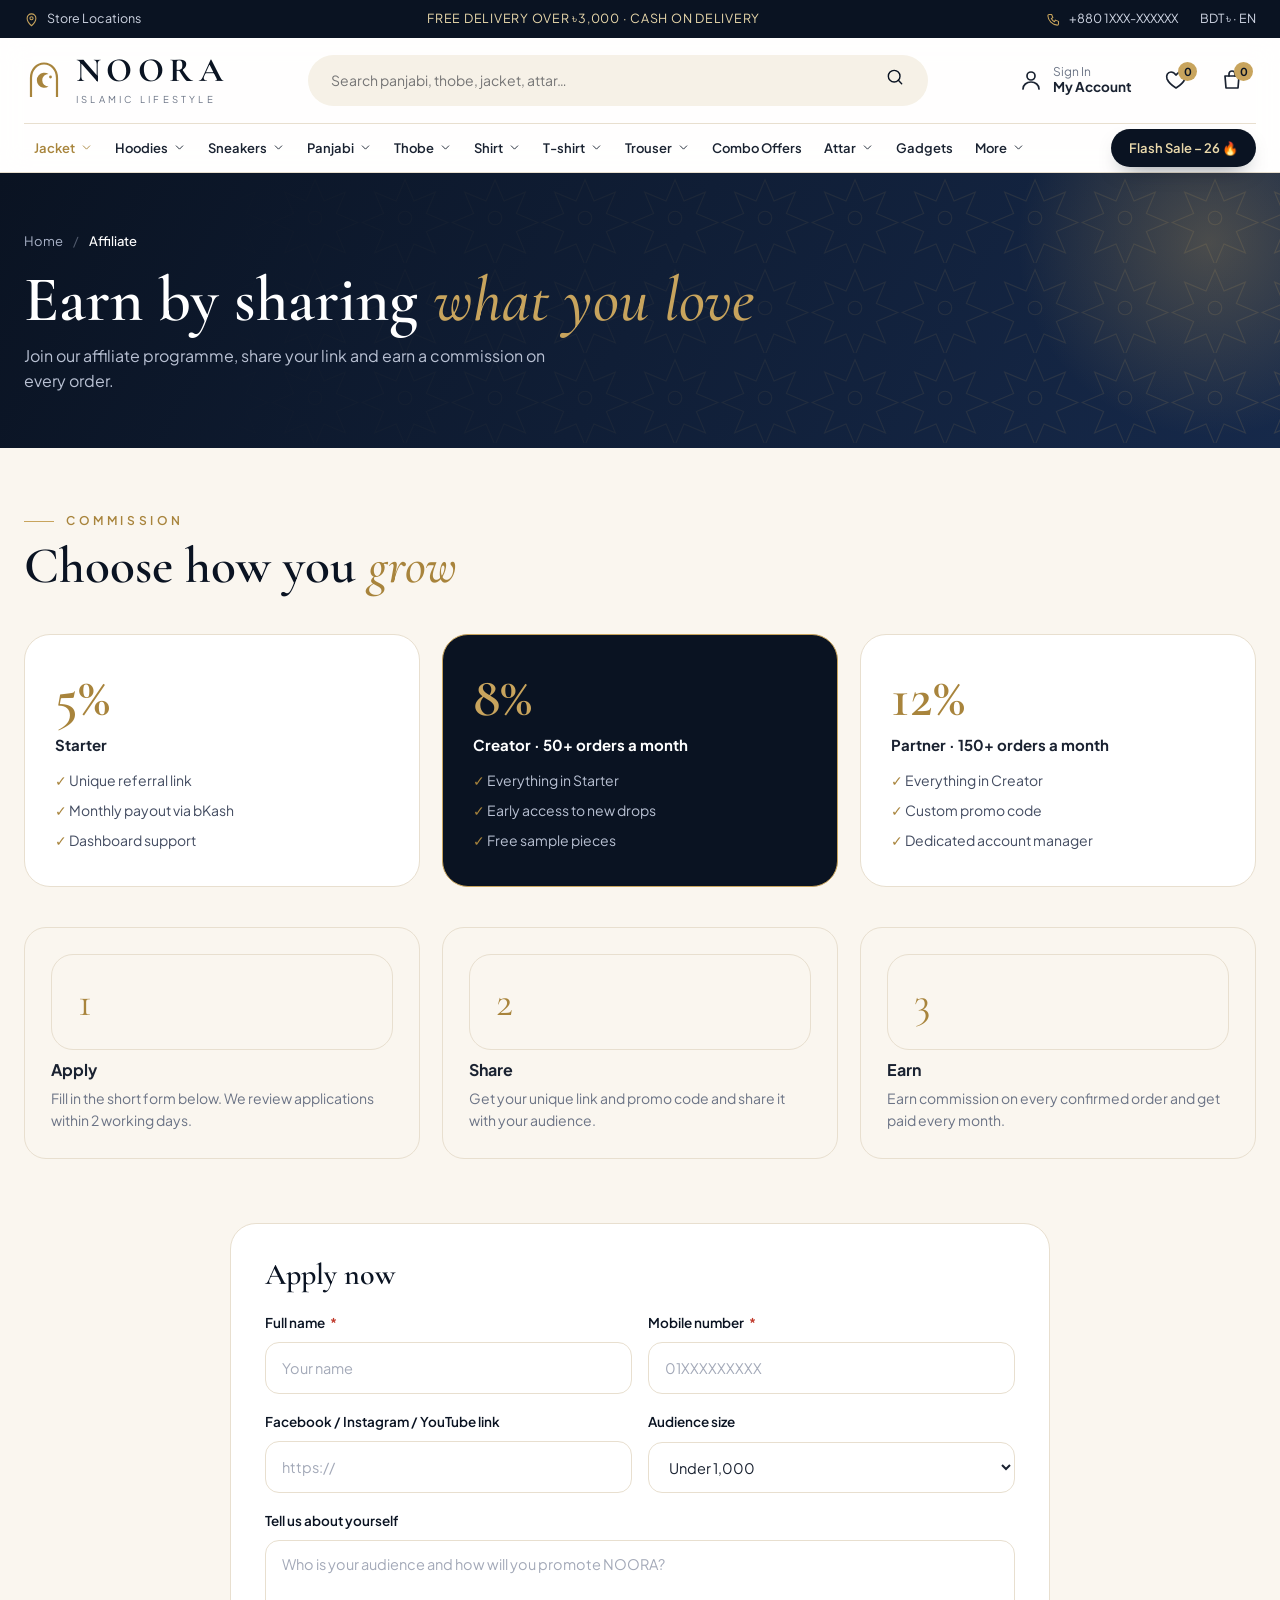
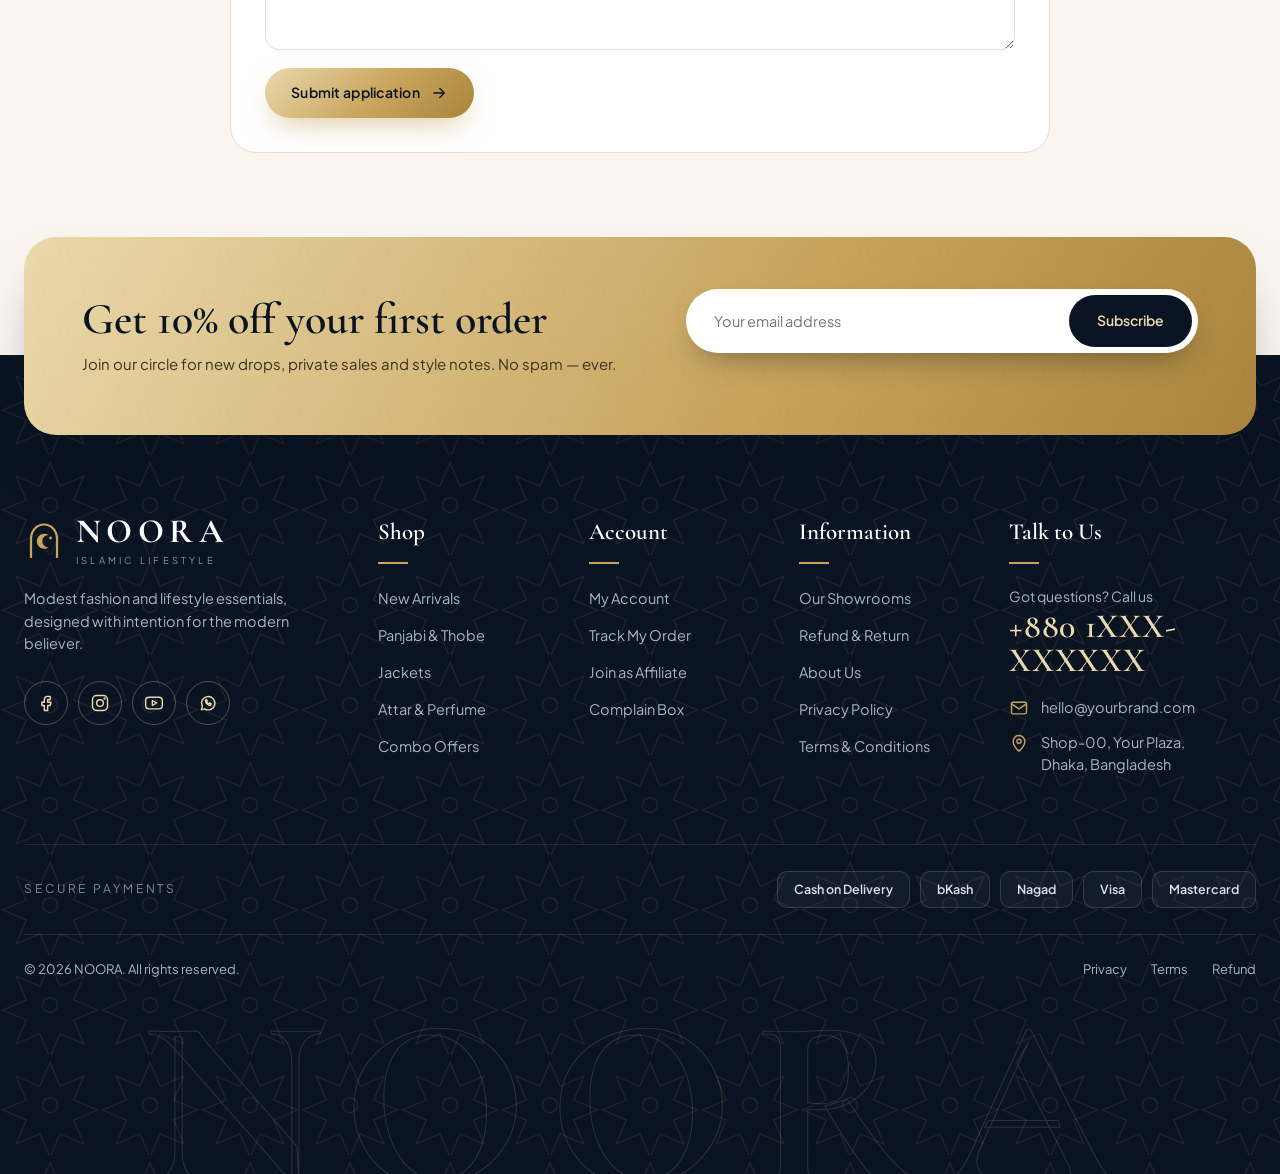
<file: docs/noora-site/affiliate.html>
<!DOCTYPE html>
<html lang="en">
<head>
<meta charset="UTF-8">
<meta name="viewport" content="width=device-width, initial-scale=1">
<title>Join as Affiliate — NOORA</title>
<meta name="description" content="Earn commission by sharing the products you love.">
<link rel="preconnect" href="https://fonts.googleapis.com">
<link rel="preconnect" href="https://fonts.gstatic.com" crossorigin>
<link href="https://fonts.googleapis.com/css2?family=Cormorant+Garamond:ital,wght@0,500;0,600;0,700;1,500;1,600&family=Noto+Sans+Bengali:wght@400;600&family=Plus+Jakarta+Sans:wght@400;500;600;700&display=swap" rel="stylesheet">
<link rel="stylesheet" href="assets/style.css">
<script>document.documentElement.classList.add('js')</script>
</head>
<body>
<!-- ============ SVG SPRITES ============ -->
<svg width="0" height="0" style="position:absolute" aria-hidden="true">
  <!-- icons -->
  <symbol id="i-search" viewBox="0 0 24 24"><circle cx="11" cy="11" r="7"/><path d="M20 20l-4-4"/></symbol>
  <symbol id="i-user" viewBox="0 0 24 24"><circle cx="12" cy="8" r="4"/><path d="M4 21c0-4 3.5-7 8-7s8 3 8 7"/></symbol>
  <symbol id="i-heart" viewBox="0 0 24 24"><path d="M12 20s-7-4.5-9-9.2C1.8 7.5 3.7 4 7 4c2 0 3.7 1.2 5 3 1.3-1.8 3-3 5-3 3.3 0 5.2 3.500 4 6.800C19 15.500 12 20 12 20z"/></symbol>
  <symbol id="i-bag" viewBox="0 0 24 24"><path d="M5 8h14l-1 12H6L5 8z"/><path d="M9 8V6a3 3 0 0 1 6 0v2"/></symbol>
  <symbol id="i-truck" viewBox="0 0 24 24"><path d="M2 6h12v10H2zM14 10h4l3 3v3h-7"/><circle cx="7" cy="17.500" r="2"/><circle cx="17" cy="17.500" r="2"/></symbol>
  <symbol id="i-shield" viewBox="0 0 24 24"><path d="M12 3l8 3v6c0 5-3.500 8-8 9-4.500-1-8-4-8-9V6l8-3z"/><path d="M8.500 12l2.500 2.500 4.500-5"/></symbol>
  <symbol id="i-return" viewBox="0 0 24 24"><path d="M4 12a8 8 0 1 0 3-6.200"/><path d="M4 4v5h5"/></symbol>
  <symbol id="i-cash" viewBox="0 0 24 24"><rect x="2" y="6" width="20" height="12" rx="2"/><circle cx="12" cy="12" r="3"/></symbol>
  <symbol id="i-pin" viewBox="0 0 24 24"><path d="M12 22s7-6.200 7-12a7 7 0 1 0-14 0c0 5.800 7 12 7 12z"/><circle cx="12" cy="10" r="2.500"/></symbol>
  <symbol id="i-phone" viewBox="0 0 24 24"><path d="M5 4h4l2 5-2.500 1.500a11 11 0 0 0 5 5L15 13l5 2v4a2 2 0 0 1-2 2A16 16 0 0 1 3 6a2 2 0 0 1 2-2z"/></symbol>
  <symbol id="i-mail" viewBox="0 0 24 24"><rect x="3" y="5" width="18" height="14" rx="2"/><path d="M3 7l9 6 9-6"/></symbol>
  <symbol id="i-clock" viewBox="0 0 24 24"><circle cx="12" cy="12" r="9"/><path d="M12 7v5l3 2"/></symbol>
  <symbol id="i-arrow" viewBox="0 0 24 24"><path d="M5 12h14M13 6l6 6-6 6"/></symbol>
  <symbol id="i-left" viewBox="0 0 24 24"><path d="M19 12H5M11 6l-6 6 6 6"/></symbol>
  <symbol id="i-chev" viewBox="0 0 24 24"><path d="M6 9l6 6 6-6"/></symbol>
  <symbol id="i-menu" viewBox="0 0 24 24"><path d="M4 7h16M4 12h16M4 17h16"/></symbol>
  <symbol id="i-home" viewBox="0 0 24 24"><path d="M3 11l9-8 9 8v9a1 1 0 0 1-1 1h-5v-6H9v6H4a1 1 0 0 1-1-1z"/></symbol>
  <symbol id="i-grid" viewBox="0 0 24 24"><rect x="3" y="3" width="7" height="7" rx="1.5"/><rect x="14" y="3" width="7" height="7" rx="1.5"/><rect x="3" y="14" width="7" height="7" rx="1.5"/><rect x="14" y="14" width="7" height="7" rx="1.5"/></symbol>
  <symbol id="i-close" viewBox="0 0 24 24"><path d="M6 6l12 12M18 6L6 18"/></symbol>
  <symbol id="i-check" viewBox="0 0 24 24"><circle cx="12" cy="12" r="9"/><path d="M8 12l3 3 5-6"/></symbol>
  <symbol id="i-star" viewBox="0 0 24 24"><path d="M12 3l2.800 5.800 6.200.9-4.500 4.400 1 6.200L12 17.300 6.500 20.300l1-6.200L3 9.700l6.200-.9z"/></symbol>
  <symbol id="i-fb" viewBox="0 0 24 24"><path d="M14 8h3V4h-3a4 4 0 0 0-4 4v3H7v4h3v6h4v-6h3l1-4h-4V8z"/></symbol>
  <symbol id="i-ig" viewBox="0 0 24 24"><rect x="3" y="3" width="18" height="18" rx="5"/><circle cx="12" cy="12" r="4"/><circle cx="17.500" cy="6.500" r=".6"/></symbol>
  <symbol id="i-yt" viewBox="0 0 24 24"><rect x="2" y="5" width="20" height="14" rx="4"/><path d="M10 9l5 3-5 3z"/></symbol>
  <symbol id="i-wa" viewBox="0 0 24 24"><path d="M4 20l1.200-4A8 8 0 1 1 8 19z"/><path d="M9 9c0 3 3 6 6 6l1-2-2-1-1 .8c-1-.4-2-1.400-2.400-2.400L11 9.500 10 7.500z"/></symbol>
  <!-- logo -->
  <symbol id="logo" viewBox="0 0 40 40"><path d="M7 37V18C7 10 12.500 3.500 20 3.500S33 10 33 18v19" fill="none" stroke="currentColor" stroke-width="2.200"/><path d="M24.500 14a7.500 7.500 0 1 0 0 12.500 6 6 0 0 1 0-12.500z" fill="currentColor"/><circle cx="26.500" cy="17" r="1.400" fill="currentColor"/></symbol>

  <!-- garments (100 x 120) -->
  <symbol id="g-tshirt" viewBox="0 0 100 120"><path d="M32 12 L8 26 L17 48 L29 42 L29 106 Q29 110 33 110 H67 Q71 110 71 106 L71 42 L83 48 L92 26 L68 12 Q62 22 50 22 Q38 22 32 12 Z" fill="currentColor"/><path d="M32 12 Q38 22 50 22 Q62 22 68 12" fill="none" stroke="#000" stroke-opacity=".25" stroke-width="2"/><path d="M29 42 L17 48 M71 42 L83 48" stroke="#000" stroke-opacity=".14" stroke-width="1.500"/><path d="M29 99 H71" stroke="#000" stroke-opacity=".12" stroke-width="1.500"/><path d="M29 42 V106 Q29 110 33 110 H45 V42Z" fill="#fff" fill-opacity=".07"/></symbol>
  <symbol id="g-polo" viewBox="0 0 100 120"><path d="M32 12 L8 26 L17 48 L29 42 L29 106 Q29 110 33 110 H67 Q71 110 71 106 L71 42 L83 48 L92 26 L68 12 Q62 22 50 22 Q38 22 32 12 Z" fill="currentColor"/><path d="M38 10 L50 30 L62 10 L68 13 L56 32 L44 32 L32 13 Z" fill="#fff" fill-opacity=".28" stroke="#000" stroke-opacity=".2" stroke-width="1"/><path d="M50 30 V56" stroke="#000" stroke-opacity=".3" stroke-width="1.500"/><circle cx="53" cy="38" r="1.500" fill="#000" fill-opacity=".35"/><circle cx="53" cy="47" r="1.500" fill="#000" fill-opacity=".35"/><path d="M29 42 V106 Q29 110 33 110 H45 V42Z" fill="#fff" fill-opacity=".07"/></symbol>
  <symbol id="g-panjabi" viewBox="0 0 100 120"><path d="M33 8 L9 22 L16 56 L28 50 L26 112 Q26 114 29 114 H71 Q74 114 74 112 L72 50 L84 56 L91 22 L67 8 Q62 15 50 15 Q38 15 33 8 Z" fill="currentColor"/><path d="M40 9 Q50 18 60 9 L60 13 Q50 22 40 13 Z" fill="#000" fill-opacity=".18"/><path d="M50 18 V68" stroke="#000" stroke-opacity=".28" stroke-width="1.500"/><circle cx="50" cy="28" r="1.600" fill="#fff" fill-opacity=".8"/><circle cx="50" cy="40" r="1.600" fill="#fff" fill-opacity=".8"/><circle cx="50" cy="52" r="1.600" fill="#fff" fill-opacity=".8"/><path d="M28 50 L26 112 M72 50 L74 112" stroke="#000" stroke-opacity=".1" stroke-width="1.500"/><path d="M26 112 L28 50 L45 50 L45 114 H29Z" fill="#fff" fill-opacity=".07"/></symbol>
  <symbol id="g-thobe" viewBox="0 0 100 120"><path d="M34 6 L10 20 L14 58 L27 52 L25 116 H75 L73 52 L86 58 L90 20 L66 6 Q60 12 50 12 Q40 12 34 6 Z" fill="currentColor"/><path d="M42 7 Q50 15 58 7 L58 11 Q50 19 42 11Z" fill="#000" fill-opacity=".16"/><path d="M50 15 V62" stroke="#000" stroke-opacity=".25" stroke-width="1.500"/><path d="M60 72 H68 V86" fill="none" stroke="#000" stroke-opacity=".18" stroke-width="1.300"/><path d="M25 116 L27 52 L45 52 L45 116Z" fill="#fff" fill-opacity=".1"/></symbol>
  <symbol id="g-jacket" viewBox="0 0 100 120"><path d="M31 10 L7 26 L10 88 L25 86 L25 110 Q25 112 28 112 H72 Q75 112 75 110 L75 86 L90 88 L93 26 L69 10 L61 17 L50 13 L39 17 Z" fill="currentColor"/><path d="M39 17 L50 13 L61 17 L61 10 L69 10 L61 4 L50 8 L39 4 L31 10 L39 10Z" fill="#000" fill-opacity=".2"/><path d="M50 13 V112" stroke="#ead9ac" stroke-width="1.600" stroke-dasharray="2.500 2"/><path d="M30 92 H42 M58 92 H70" stroke="#000" stroke-opacity=".3" stroke-width="2" stroke-linecap="round"/><path d="M10 80 L25 78 M90 80 L75 78" stroke="#000" stroke-opacity=".25" stroke-width="2"/><path d="M25 86 V112 H45 V14 L39 17 L31 10 L7 26 L10 88Z" fill="#fff" fill-opacity=".08"/></symbol>
  <symbol id="g-trouser" viewBox="0 0 100 120"><path d="M30 6 H70 L76 112 Q76 114 73 114 H56 Q54 114 54 112 L50 44 L46 112 Q46 114 44 114 H27 Q24 114 24 112 Z" fill="currentColor"/><path d="M30 15 H70" stroke="#000" stroke-opacity=".25" stroke-width="1.500"/><path d="M46 6 V22 M54 6 V22" stroke="#ead9ac" stroke-width="1.300" stroke-linecap="round"/><path d="M24 112 L30 6 H50 V44 L46 112 Q46 114 44 114 H27 Q24 114 24 112Z" fill="#fff" fill-opacity=".08"/></symbol>
  <symbol id="g-sneaker" viewBox="0 0 100 120"><path d="M6 76 C6 66 14 62 22 60 L36 46 C40 42 46 44 48 48 L52 56 L74 64 C88 68 96 72 96 82 V90 H6 Z" fill="currentColor"/><path d="M4 90 H98 V98 Q98 100 96 100 H6 Q4 100 4 98 Z" fill="#f5f1e8"/><path d="M38 52 L44 58 M44 47 L50 54 M52 60 L58 66" stroke="#fff" stroke-opacity=".7" stroke-width="2" stroke-linecap="round"/><path d="M6 76 H96" stroke="#000" stroke-opacity=".15" stroke-width="1.500"/></symbol>
  <symbol id="g-attar" viewBox="0 0 100 120"><path d="M30 46 Q30 42 34 42 H66 Q70 42 70 46 V104 Q70 110 64 110 H36 Q30 110 30 104 Z" fill="currentColor" fill-opacity=".9"/><path d="M44 30 H56 V42 H44Z" fill="#ead9ac"/><path d="M40 12 Q40 8 44 8 H56 Q60 8 60 12 V30 H40Z" fill="#c8a45d"/><rect x="36" y="58" width="28" height="34" rx="3" fill="#fff" fill-opacity=".85"/><path d="M42 68 H58 M42 75 H58 M42 82 H52" stroke="#0a1322" stroke-opacity=".5" stroke-width="1.500" stroke-linecap="round"/><path d="M34 46 V104 H42 V46Z" fill="#fff" fill-opacity=".18"/></symbol>
  <symbol id="g-combo" viewBox="0 0 100 120"><use href="#g-tshirt" x="0" y="38" width="48" height="58" style="color:var(--c1)"/><use href="#g-tshirt" x="52" y="38" width="48" height="58" style="color:var(--c3)"/><use href="#g-tshirt" x="25" y="16" width="50" height="60" style="color:var(--c2)"/></symbol>
</svg>

<!-- ============ TOP BAR ============ -->
<div class="topbar">
  <div class="wrap">
    <a href="showrooms.html"><svg class="i"><use href="#i-pin"/></svg>Store Locations</a>
    <span class="mid">FREE DELIVERY OVER ৳3,000 · CASH ON DELIVERY</span>
    <div class="r"><span><svg class="i"><use href="#i-phone"/></svg>+880 1XXX-XXXXXX</span><span>BDT ৳ · EN</span></div>
  </div>
</div>

<header class="hdr" id="hdr">
  <div class="scrim" id="scrim"></div>
  <div class="wrap">
    <div class="hdr-main">
      <button class="nav-toggle" id="navT" aria-label="Open menu" aria-expanded="false" aria-controls="nav"><svg class="i"><use href="#i-menu"/></svg></button>
      <a href="index.html" class="logo" aria-label="NOORA home">
        <svg><use href="#logo"/></svg>
        <div><b>NOORA</b><small>Islamic Lifestyle</small></div>
      </a>
      <div class="sw">
        <form class="search" action="shop.html" method="get">
          <label class="sr" for="q">Search</label>
          <input id="q" name="q" type="search" placeholder="Search panjabi, thobe, jacket, attar…" autocomplete="off">
          <button aria-label="Search"><svg class="i"><use href="#i-search"/></svg></button>
        </form>
        <div class="sug" id="sug">
          <div class="st">Trending searches</div>
          <div class="sc"><a href="shop.html?q=Panjabi" data-q="Panjabi">Panjabi</a><a href="shop.html?q=Thobe" data-q="Thobe">Thobe</a><a href="shop.html?q=Padded+jacket" data-q="Padded jacket">Padded jacket</a><a href="shop.html?q=Oud+attar" data-q="Oud attar">Oud attar</a><a href="shop.html?q=Combo+offer" data-q="Combo offer">Combo offer</a><a href="shop.html?q=Polo+shirt" data-q="Polo shirt">Polo shirt</a></div>
          <div class="st">Popular categories</div>
          <div class="sl"><a href="shop.html?type=panjabi">Panjabi & Thobe <span>→</span></a><a href="shop.html?type=jacket">Jackets <span>→</span></a><a href="shop.html?type=attar">Attar & Perfume <span>→</span></a><a href="shop.html?type=combo">Combo Offers <span>→</span></a></div>
        </div>
      </div>
      <div class="acts">
        <a href="account.html" class="act act-u"><svg class="i"><use href="#i-user"/></svg><span class="t">Sign In<b>My Account</b></span></a>
        <a href="wishlist.html" class="act act-w" aria-label="Wishlist"><svg class="i"><use href="#i-heart"/></svg><span class="badge wc">0</span></a>
        <a href="cart.html" class="act" aria-label="Cart"><svg class="i"><use href="#i-bag"/></svg><span class="badge cc">0</span></a>
      </div>
    </div>
    <ul class="nav" id="nav" aria-label="Main menu"></ul>
  </div>
</header>
<main id="main">
<section class="phead"><div class="wrap">
  <nav class="crumb"><a href="index.html">Home</a><span>/</span><b>Affiliate</b></nav>
  <h1>Earn by sharing <em>what you love</em></h1>
  <p>Join our affiliate programme, share your link and earn a commission on every order.</p>
</div></section>

<section class="pad"><div class="wrap">
  <div class="sh reveal" style="margin-bottom:0"><div><div class="k">Commission</div><h2>Choose how you <em>grow</em></h2></div></div>
  <div class="tiers reveal">
    <div class="tier"><div class="pc2">5%</div><h4>Starter</h4><ul><li>Unique referral link</li><li>Monthly payout via bKash</li><li>Dashboard support</li></ul></div>
    <div class="tier hot"><div class="pc2">8%</div><h4>Creator · 50+ orders a month</h4><ul><li>Everything in Starter</li><li>Early access to new drops</li><li>Free sample pieces</li></ul></div>
    <div class="tier"><div class="pc2">12%</div><h4>Partner · 150+ orders a month</h4><ul><li>Everything in Creator</li><li>Custom promo code</li><li>Dedicated account manager</li></ul></div>
  </div>
  <div class="how reveal">
    <div><div class="n">1</div><h4>Apply</h4><p>Fill in the short form below. We review applications within 2 working days.</p></div>
    <div><div class="n">2</div><h4>Share</h4><p>Get your unique link and promo code and share it with your audience.</p></div>
    <div><div class="n">3</div><h4>Earn</h4><p>Earn commission on every confirmed order and get paid every month.</p></div>
  </div>
</div></section>

<section style="padding-top:0"><div class="wrap" style="max-width:820px"><div class="panel">
  <h2>Apply now</h2>
  <form id="aForm" novalidate>
    <div class="row2">
      <div class="fld" id="a-name"><label for="an">Full name <i>*</i></label><input id="an" placeholder="Your name"><div class="err">Please enter your name.</div></div>
      <div class="fld" id="a-ph"><label for="ap">Mobile number <i>*</i></label><input id="ap" type="tel" inputmode="numeric" maxlength="11" placeholder="01XXXXXXXXX"><div class="err">Enter a valid 11-digit number.</div></div>
    </div>
    <div class="row2">
      <div class="fld"><label for="al">Facebook / Instagram / YouTube link</label><input id="al" placeholder="https://"></div>
      <div class="fld"><label for="af">Audience size</label><select id="af"><option>Under 1,000</option><option>1,000 – 10,000</option><option>10,000 – 50,000</option><option>50,000+</option></select></div>
    </div>
    <div class="fld"><label for="aw">Tell us about yourself</label><textarea id="aw" placeholder="Who is your audience and how will you promote NOORA?"></textarea></div>
    <button class="btn gold" type="submit">Submit application <svg class="i"><use href="#i-arrow"/></svg></button>
  </form>
</div></div></section>
</main>
<!-- ============ NEWSLETTER ============ -->
<section class="news"><div class="wrap">
  <div class="box reveal">
    <div><h2>Get 10% off your first order</h2><p>Join our circle for new drops, private sales and style notes. No spam — ever.</p></div>
    <div>
      <form class="nf" id="nf"><input type="email" required placeholder="Your email address" aria-label="Email"><button type="submit">Subscribe</button></form>
      <div class="nmsg" id="nmsg"></div>
    </div>
  </div>
</div></section>

<!-- ============ FOOTER ============ -->
<footer>
  <div class="wrap">
    <div class="f-grid">
      <div class="f-brand">
        <a href="index.html" class="logo"><svg><use href="#logo"/></svg><div><b>NOORA</b><small>Islamic Lifestyle</small></div></a>
        <p>Modest fashion and lifestyle essentials, designed with intention for the modern believer.</p>
        <div class="soc">
          <a href="#" aria-label="Facebook"><svg class="i"><use href="#i-fb"/></svg></a>
          <a href="#" aria-label="Instagram"><svg class="i"><use href="#i-ig"/></svg></a>
          <a href="#" aria-label="YouTube"><svg class="i"><use href="#i-yt"/></svg></a>
          <a href="#" aria-label="WhatsApp"><svg class="i"><use href="#i-wa"/></svg></a>
        </div>
      </div>
      <div class="f-col"><h5>Shop</h5><ul><li><a href="shop.html?sort=new">New Arrivals</a></li><li><a href="shop.html?type=panjabi">Panjabi & Thobe</a></li><li><a href="shop.html?type=jacket">Jackets</a></li><li><a href="shop.html?type=attar">Attar & Perfume</a></li><li><a href="shop.html?type=combo">Combo Offers</a></li></ul></div>
      <div class="f-col"><h5>Account</h5><ul><li><a href="account.html">My Account</a></li><li><a href="track-order.html">Track My Order</a></li><li><a href="affiliate.html">Join as Affiliate</a></li><li><a href="contact.html">Complain Box</a></li></ul></div>
      <div class="f-col"><h5>Information</h5><ul><li><a href="showrooms.html">Our Showrooms</a></li><li><a href="policy.html#refund">Refund & Return</a></li><li><a href="about.html">About Us</a></li><li><a href="policy.html#privacy">Privacy Policy</a></li><li><a href="policy.html#terms">Terms & Conditions</a></li></ul></div>
      <div class="f-col f-contact">
        <h5>Talk to Us</h5>
        <div style="font-size:14px">Got questions? Call us</div>
        <div class="big">+880 1XXX-XXXXXX</div>
        <div class="r"><svg class="i"><use href="#i-mail"/></svg><a href="contact.html">hello@yourbrand.com</a></div>
        <div class="r"><svg class="i"><use href="#i-pin"/></svg><span>Shop-00, Your Plaza,<br>Dhaka, Bangladesh</span></div>
      </div>
    </div>
    <div class="pay">
      <span class="lbl">Secure payments</span>
      <div class="chips"><span>Cash on Delivery</span><span>bKash</span><span>Nagad</span><span>Visa</span><span>Mastercard</span></div>
    </div>
    <div class="copy">
      <span>© <span id="yr">2026</span> NOORA. All rights reserved.</span>
      <nav><a href="policy.html#privacy">Privacy</a><a href="policy.html#terms">Terms</a><a href="policy.html#refund">Refund</a></nav>
    </div>
  </div>
  <div class="wm" aria-hidden="true">NOORA</div>
</footer>

<button class="top" id="top" aria-label="Back to top"><svg class="i"><use href="#i-arrow"/></svg></button>
<div class="toast" id="toast"><svg class="i"><use href="#i-check"/></svg><span>Added to cart</span></div>
<nav class="tabbar" aria-label="Quick navigation">
  <a href="index.html"><svg class="i"><use href="#i-home"/></svg>Home</a>
  <button type="button" id="tabShop"><svg class="i"><use href="#i-grid"/></svg>Shop</button>
  <a href="wishlist.html"><svg class="i"><use href="#i-heart"/></svg>Wishlist<span class="badge wc">0</span></a>
  <a href="cart.html"><svg class="i"><use href="#i-bag"/></svg>Cart<span class="badge cc">0</span></a>
  <a href="account.html"><svg class="i"><use href="#i-user"/></svg>Account</a>
</nav>
<script src="assets/data.js"></script>
<script src="assets/app.js"></script>
<script>
(function(){
  function bad(id,on){$(id).classList.toggle('bad',on)}
  $('#ap').oninput=function(){this.value=this.value.replace(/\D/g,'')};
  $('#aForm').onsubmit=function(e){
    e.preventDefault();
    var a=$('#an').value.trim().length>=3,b=/^01[3-9]\d{8}$/.test($('#ap').value);
    bad('#a-name',!a);bad('#a-ph',!b);if(!(a&&b))return;
    var all=Store.get('affiliates',[]);all.push({n:$('#an').value,p:$('#ap').value,l:$('#al').value,f:$('#af').value,w:$('#aw').value,d:Date.now()});Store.set('affiliates',all);
    this.reset();toast('Application received. We will contact you soon.');
  };
})();
</script>
</body>
</html>
</file>
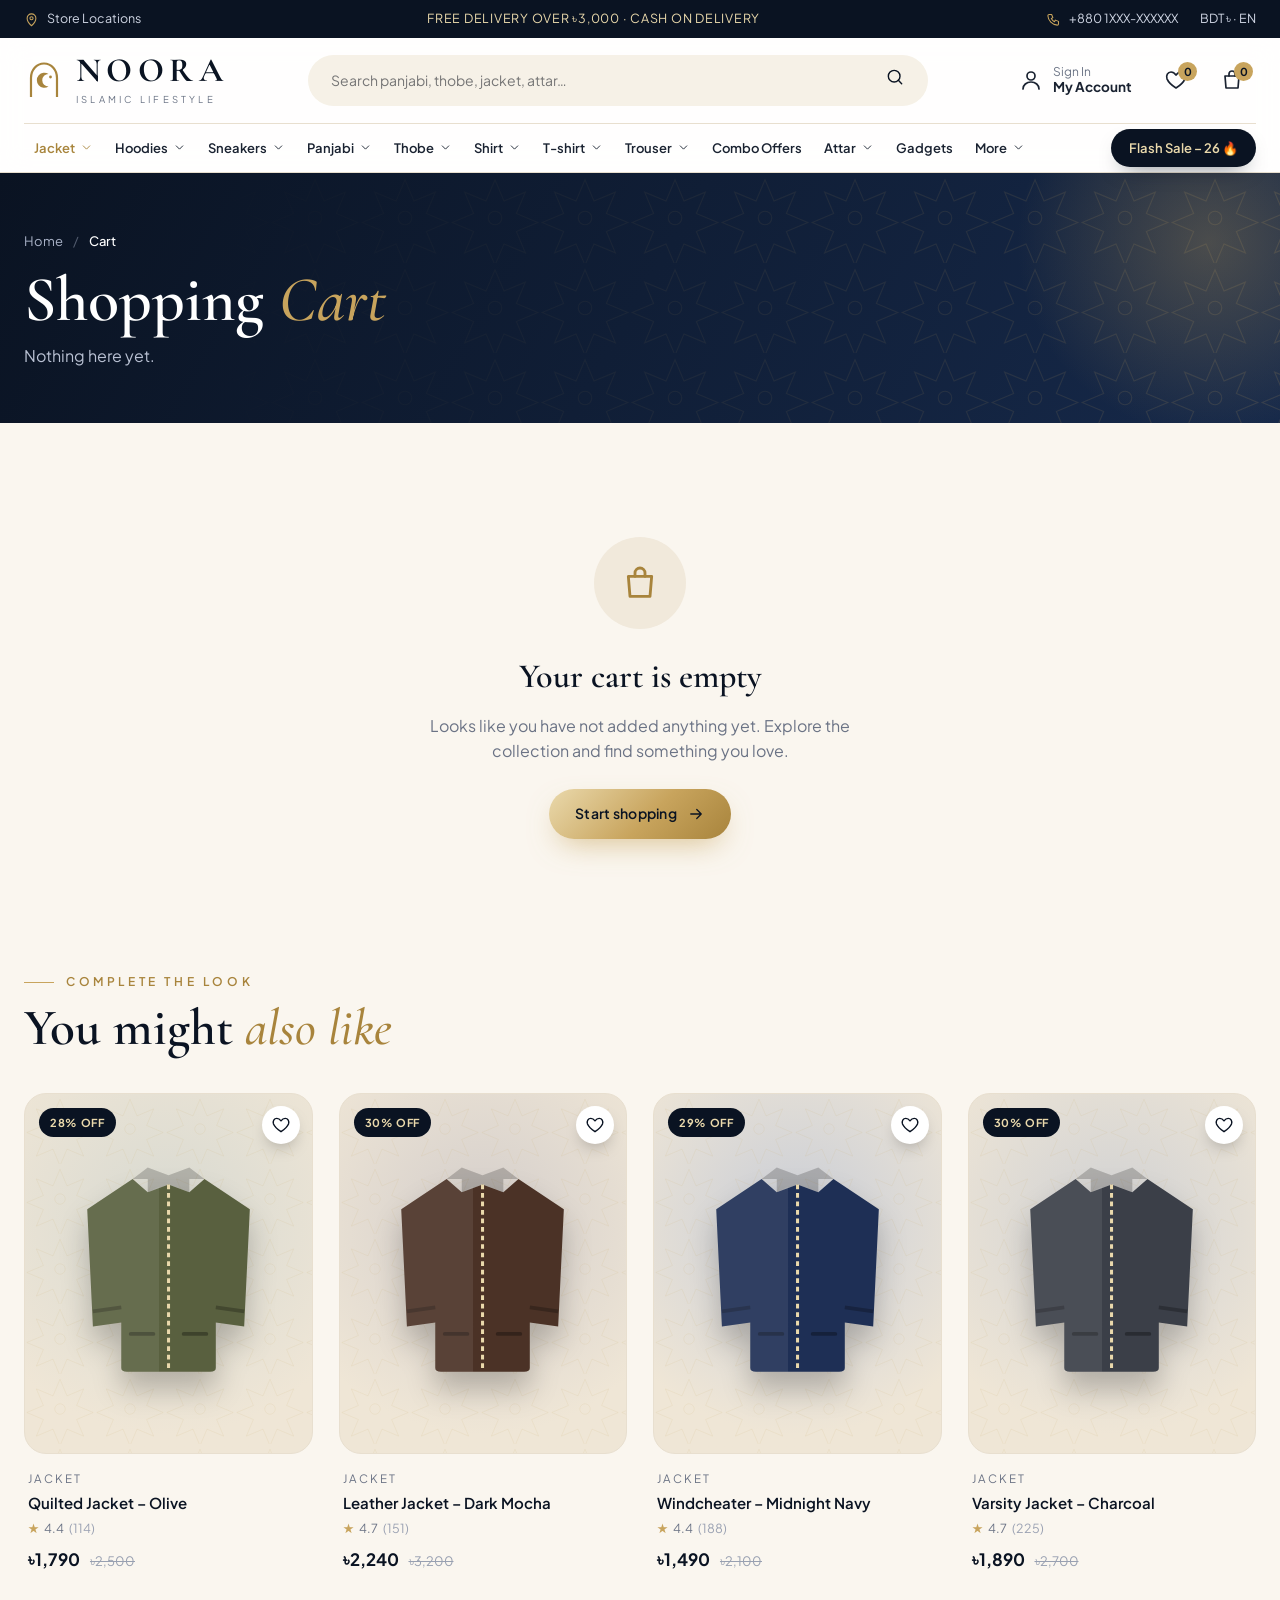
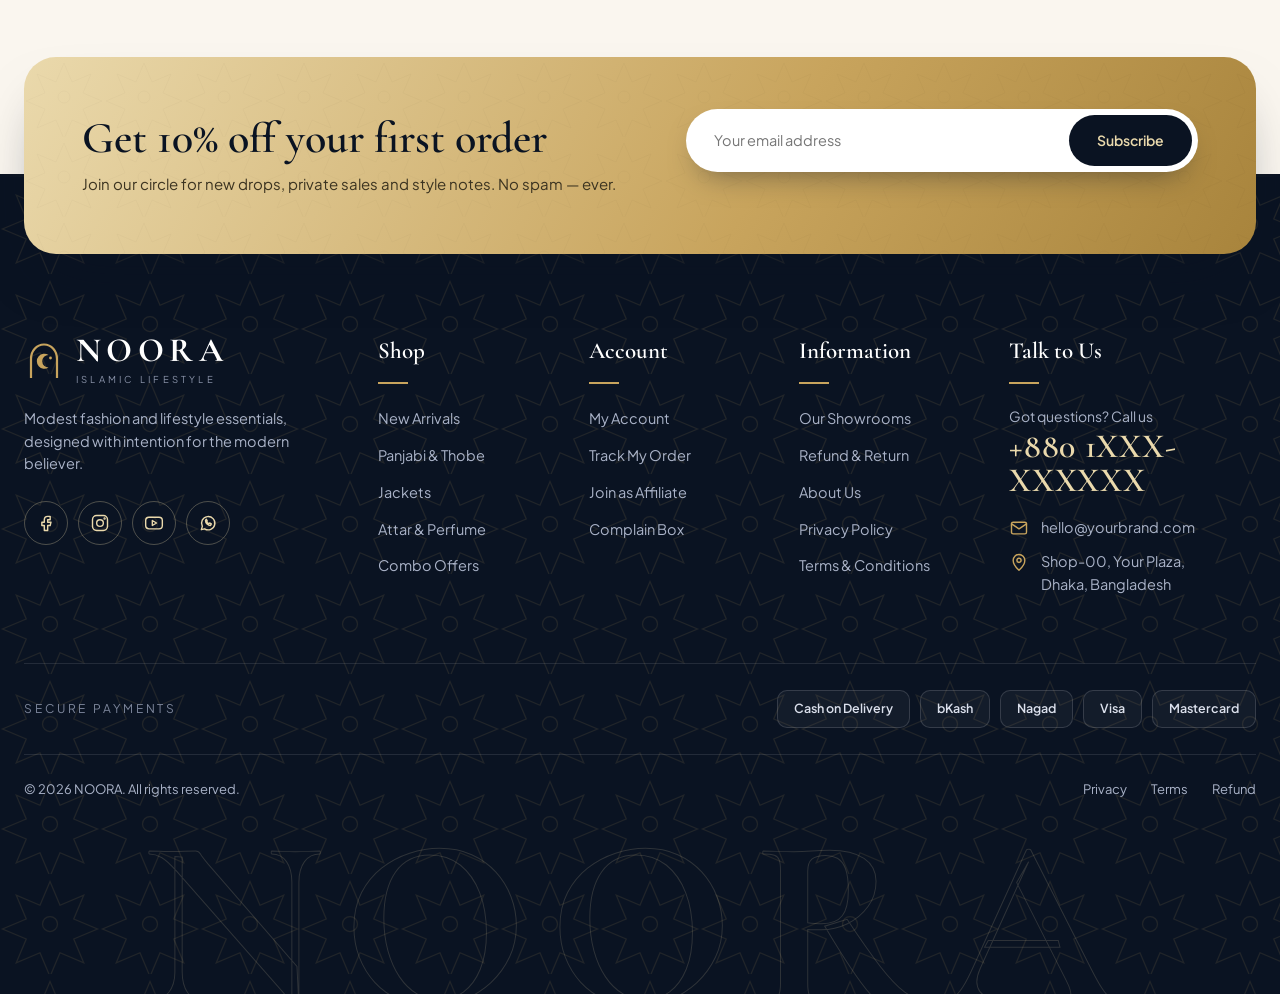
<file: docs/noora-site/cart.html>
<!DOCTYPE html>
<html lang="en">
<head>
<meta charset="UTF-8">
<meta name="viewport" content="width=device-width, initial-scale=1">
<title>Your Cart — NOORA</title>
<meta name="description" content="Review the items in your cart and continue to checkout.">
<link rel="preconnect" href="https://fonts.googleapis.com">
<link rel="preconnect" href="https://fonts.gstatic.com" crossorigin>
<link href="https://fonts.googleapis.com/css2?family=Cormorant+Garamond:ital,wght@0,500;0,600;0,700;1,500;1,600&family=Noto+Sans+Bengali:wght@400;600&family=Plus+Jakarta+Sans:wght@400;500;600;700&display=swap" rel="stylesheet">
<link rel="stylesheet" href="assets/style.css">
<script>document.documentElement.classList.add('js')</script>
</head>
<body>
<!-- ============ SVG SPRITES ============ -->
<svg width="0" height="0" style="position:absolute" aria-hidden="true">
  <!-- icons -->
  <symbol id="i-search" viewBox="0 0 24 24"><circle cx="11" cy="11" r="7"/><path d="M20 20l-4-4"/></symbol>
  <symbol id="i-user" viewBox="0 0 24 24"><circle cx="12" cy="8" r="4"/><path d="M4 21c0-4 3.5-7 8-7s8 3 8 7"/></symbol>
  <symbol id="i-heart" viewBox="0 0 24 24"><path d="M12 20s-7-4.5-9-9.2C1.8 7.5 3.7 4 7 4c2 0 3.7 1.2 5 3 1.3-1.8 3-3 5-3 3.3 0 5.2 3.500 4 6.800C19 15.500 12 20 12 20z"/></symbol>
  <symbol id="i-bag" viewBox="0 0 24 24"><path d="M5 8h14l-1 12H6L5 8z"/><path d="M9 8V6a3 3 0 0 1 6 0v2"/></symbol>
  <symbol id="i-truck" viewBox="0 0 24 24"><path d="M2 6h12v10H2zM14 10h4l3 3v3h-7"/><circle cx="7" cy="17.500" r="2"/><circle cx="17" cy="17.500" r="2"/></symbol>
  <symbol id="i-shield" viewBox="0 0 24 24"><path d="M12 3l8 3v6c0 5-3.500 8-8 9-4.500-1-8-4-8-9V6l8-3z"/><path d="M8.500 12l2.500 2.500 4.500-5"/></symbol>
  <symbol id="i-return" viewBox="0 0 24 24"><path d="M4 12a8 8 0 1 0 3-6.200"/><path d="M4 4v5h5"/></symbol>
  <symbol id="i-cash" viewBox="0 0 24 24"><rect x="2" y="6" width="20" height="12" rx="2"/><circle cx="12" cy="12" r="3"/></symbol>
  <symbol id="i-pin" viewBox="0 0 24 24"><path d="M12 22s7-6.200 7-12a7 7 0 1 0-14 0c0 5.800 7 12 7 12z"/><circle cx="12" cy="10" r="2.500"/></symbol>
  <symbol id="i-phone" viewBox="0 0 24 24"><path d="M5 4h4l2 5-2.500 1.500a11 11 0 0 0 5 5L15 13l5 2v4a2 2 0 0 1-2 2A16 16 0 0 1 3 6a2 2 0 0 1 2-2z"/></symbol>
  <symbol id="i-mail" viewBox="0 0 24 24"><rect x="3" y="5" width="18" height="14" rx="2"/><path d="M3 7l9 6 9-6"/></symbol>
  <symbol id="i-clock" viewBox="0 0 24 24"><circle cx="12" cy="12" r="9"/><path d="M12 7v5l3 2"/></symbol>
  <symbol id="i-arrow" viewBox="0 0 24 24"><path d="M5 12h14M13 6l6 6-6 6"/></symbol>
  <symbol id="i-left" viewBox="0 0 24 24"><path d="M19 12H5M11 6l-6 6 6 6"/></symbol>
  <symbol id="i-chev" viewBox="0 0 24 24"><path d="M6 9l6 6 6-6"/></symbol>
  <symbol id="i-menu" viewBox="0 0 24 24"><path d="M4 7h16M4 12h16M4 17h16"/></symbol>
  <symbol id="i-home" viewBox="0 0 24 24"><path d="M3 11l9-8 9 8v9a1 1 0 0 1-1 1h-5v-6H9v6H4a1 1 0 0 1-1-1z"/></symbol>
  <symbol id="i-grid" viewBox="0 0 24 24"><rect x="3" y="3" width="7" height="7" rx="1.5"/><rect x="14" y="3" width="7" height="7" rx="1.5"/><rect x="3" y="14" width="7" height="7" rx="1.5"/><rect x="14" y="14" width="7" height="7" rx="1.5"/></symbol>
  <symbol id="i-close" viewBox="0 0 24 24"><path d="M6 6l12 12M18 6L6 18"/></symbol>
  <symbol id="i-check" viewBox="0 0 24 24"><circle cx="12" cy="12" r="9"/><path d="M8 12l3 3 5-6"/></symbol>
  <symbol id="i-star" viewBox="0 0 24 24"><path d="M12 3l2.800 5.800 6.200.9-4.500 4.400 1 6.200L12 17.300 6.500 20.300l1-6.200L3 9.700l6.200-.9z"/></symbol>
  <symbol id="i-fb" viewBox="0 0 24 24"><path d="M14 8h3V4h-3a4 4 0 0 0-4 4v3H7v4h3v6h4v-6h3l1-4h-4V8z"/></symbol>
  <symbol id="i-ig" viewBox="0 0 24 24"><rect x="3" y="3" width="18" height="18" rx="5"/><circle cx="12" cy="12" r="4"/><circle cx="17.500" cy="6.500" r=".6"/></symbol>
  <symbol id="i-yt" viewBox="0 0 24 24"><rect x="2" y="5" width="20" height="14" rx="4"/><path d="M10 9l5 3-5 3z"/></symbol>
  <symbol id="i-wa" viewBox="0 0 24 24"><path d="M4 20l1.200-4A8 8 0 1 1 8 19z"/><path d="M9 9c0 3 3 6 6 6l1-2-2-1-1 .8c-1-.4-2-1.400-2.400-2.400L11 9.500 10 7.500z"/></symbol>
  <!-- logo -->
  <symbol id="logo" viewBox="0 0 40 40"><path d="M7 37V18C7 10 12.500 3.500 20 3.500S33 10 33 18v19" fill="none" stroke="currentColor" stroke-width="2.200"/><path d="M24.500 14a7.500 7.500 0 1 0 0 12.500 6 6 0 0 1 0-12.500z" fill="currentColor"/><circle cx="26.500" cy="17" r="1.400" fill="currentColor"/></symbol>

  <!-- garments (100 x 120) -->
  <symbol id="g-tshirt" viewBox="0 0 100 120"><path d="M32 12 L8 26 L17 48 L29 42 L29 106 Q29 110 33 110 H67 Q71 110 71 106 L71 42 L83 48 L92 26 L68 12 Q62 22 50 22 Q38 22 32 12 Z" fill="currentColor"/><path d="M32 12 Q38 22 50 22 Q62 22 68 12" fill="none" stroke="#000" stroke-opacity=".25" stroke-width="2"/><path d="M29 42 L17 48 M71 42 L83 48" stroke="#000" stroke-opacity=".14" stroke-width="1.500"/><path d="M29 99 H71" stroke="#000" stroke-opacity=".12" stroke-width="1.500"/><path d="M29 42 V106 Q29 110 33 110 H45 V42Z" fill="#fff" fill-opacity=".07"/></symbol>
  <symbol id="g-polo" viewBox="0 0 100 120"><path d="M32 12 L8 26 L17 48 L29 42 L29 106 Q29 110 33 110 H67 Q71 110 71 106 L71 42 L83 48 L92 26 L68 12 Q62 22 50 22 Q38 22 32 12 Z" fill="currentColor"/><path d="M38 10 L50 30 L62 10 L68 13 L56 32 L44 32 L32 13 Z" fill="#fff" fill-opacity=".28" stroke="#000" stroke-opacity=".2" stroke-width="1"/><path d="M50 30 V56" stroke="#000" stroke-opacity=".3" stroke-width="1.500"/><circle cx="53" cy="38" r="1.500" fill="#000" fill-opacity=".35"/><circle cx="53" cy="47" r="1.500" fill="#000" fill-opacity=".35"/><path d="M29 42 V106 Q29 110 33 110 H45 V42Z" fill="#fff" fill-opacity=".07"/></symbol>
  <symbol id="g-panjabi" viewBox="0 0 100 120"><path d="M33 8 L9 22 L16 56 L28 50 L26 112 Q26 114 29 114 H71 Q74 114 74 112 L72 50 L84 56 L91 22 L67 8 Q62 15 50 15 Q38 15 33 8 Z" fill="currentColor"/><path d="M40 9 Q50 18 60 9 L60 13 Q50 22 40 13 Z" fill="#000" fill-opacity=".18"/><path d="M50 18 V68" stroke="#000" stroke-opacity=".28" stroke-width="1.500"/><circle cx="50" cy="28" r="1.600" fill="#fff" fill-opacity=".8"/><circle cx="50" cy="40" r="1.600" fill="#fff" fill-opacity=".8"/><circle cx="50" cy="52" r="1.600" fill="#fff" fill-opacity=".8"/><path d="M28 50 L26 112 M72 50 L74 112" stroke="#000" stroke-opacity=".1" stroke-width="1.500"/><path d="M26 112 L28 50 L45 50 L45 114 H29Z" fill="#fff" fill-opacity=".07"/></symbol>
  <symbol id="g-thobe" viewBox="0 0 100 120"><path d="M34 6 L10 20 L14 58 L27 52 L25 116 H75 L73 52 L86 58 L90 20 L66 6 Q60 12 50 12 Q40 12 34 6 Z" fill="currentColor"/><path d="M42 7 Q50 15 58 7 L58 11 Q50 19 42 11Z" fill="#000" fill-opacity=".16"/><path d="M50 15 V62" stroke="#000" stroke-opacity=".25" stroke-width="1.500"/><path d="M60 72 H68 V86" fill="none" stroke="#000" stroke-opacity=".18" stroke-width="1.300"/><path d="M25 116 L27 52 L45 52 L45 116Z" fill="#fff" fill-opacity=".1"/></symbol>
  <symbol id="g-jacket" viewBox="0 0 100 120"><path d="M31 10 L7 26 L10 88 L25 86 L25 110 Q25 112 28 112 H72 Q75 112 75 110 L75 86 L90 88 L93 26 L69 10 L61 17 L50 13 L39 17 Z" fill="currentColor"/><path d="M39 17 L50 13 L61 17 L61 10 L69 10 L61 4 L50 8 L39 4 L31 10 L39 10Z" fill="#000" fill-opacity=".2"/><path d="M50 13 V112" stroke="#ead9ac" stroke-width="1.600" stroke-dasharray="2.500 2"/><path d="M30 92 H42 M58 92 H70" stroke="#000" stroke-opacity=".3" stroke-width="2" stroke-linecap="round"/><path d="M10 80 L25 78 M90 80 L75 78" stroke="#000" stroke-opacity=".25" stroke-width="2"/><path d="M25 86 V112 H45 V14 L39 17 L31 10 L7 26 L10 88Z" fill="#fff" fill-opacity=".08"/></symbol>
  <symbol id="g-trouser" viewBox="0 0 100 120"><path d="M30 6 H70 L76 112 Q76 114 73 114 H56 Q54 114 54 112 L50 44 L46 112 Q46 114 44 114 H27 Q24 114 24 112 Z" fill="currentColor"/><path d="M30 15 H70" stroke="#000" stroke-opacity=".25" stroke-width="1.500"/><path d="M46 6 V22 M54 6 V22" stroke="#ead9ac" stroke-width="1.300" stroke-linecap="round"/><path d="M24 112 L30 6 H50 V44 L46 112 Q46 114 44 114 H27 Q24 114 24 112Z" fill="#fff" fill-opacity=".08"/></symbol>
  <symbol id="g-sneaker" viewBox="0 0 100 120"><path d="M6 76 C6 66 14 62 22 60 L36 46 C40 42 46 44 48 48 L52 56 L74 64 C88 68 96 72 96 82 V90 H6 Z" fill="currentColor"/><path d="M4 90 H98 V98 Q98 100 96 100 H6 Q4 100 4 98 Z" fill="#f5f1e8"/><path d="M38 52 L44 58 M44 47 L50 54 M52 60 L58 66" stroke="#fff" stroke-opacity=".7" stroke-width="2" stroke-linecap="round"/><path d="M6 76 H96" stroke="#000" stroke-opacity=".15" stroke-width="1.500"/></symbol>
  <symbol id="g-attar" viewBox="0 0 100 120"><path d="M30 46 Q30 42 34 42 H66 Q70 42 70 46 V104 Q70 110 64 110 H36 Q30 110 30 104 Z" fill="currentColor" fill-opacity=".9"/><path d="M44 30 H56 V42 H44Z" fill="#ead9ac"/><path d="M40 12 Q40 8 44 8 H56 Q60 8 60 12 V30 H40Z" fill="#c8a45d"/><rect x="36" y="58" width="28" height="34" rx="3" fill="#fff" fill-opacity=".85"/><path d="M42 68 H58 M42 75 H58 M42 82 H52" stroke="#0a1322" stroke-opacity=".5" stroke-width="1.500" stroke-linecap="round"/><path d="M34 46 V104 H42 V46Z" fill="#fff" fill-opacity=".18"/></symbol>
  <symbol id="g-combo" viewBox="0 0 100 120"><use href="#g-tshirt" x="0" y="38" width="48" height="58" style="color:var(--c1)"/><use href="#g-tshirt" x="52" y="38" width="48" height="58" style="color:var(--c3)"/><use href="#g-tshirt" x="25" y="16" width="50" height="60" style="color:var(--c2)"/></symbol>
</svg>

<!-- ============ TOP BAR ============ -->
<div class="topbar">
  <div class="wrap">
    <a href="showrooms.html"><svg class="i"><use href="#i-pin"/></svg>Store Locations</a>
    <span class="mid">FREE DELIVERY OVER ৳3,000 · CASH ON DELIVERY</span>
    <div class="r"><span><svg class="i"><use href="#i-phone"/></svg>+880 1XXX-XXXXXX</span><span>BDT ৳ · EN</span></div>
  </div>
</div>

<header class="hdr" id="hdr">
  <div class="scrim" id="scrim"></div>
  <div class="wrap">
    <div class="hdr-main">
      <button class="nav-toggle" id="navT" aria-label="Open menu" aria-expanded="false" aria-controls="nav"><svg class="i"><use href="#i-menu"/></svg></button>
      <a href="index.html" class="logo" aria-label="NOORA home">
        <svg><use href="#logo"/></svg>
        <div><b>NOORA</b><small>Islamic Lifestyle</small></div>
      </a>
      <div class="sw">
        <form class="search" action="shop.html" method="get">
          <label class="sr" for="q">Search</label>
          <input id="q" name="q" type="search" placeholder="Search panjabi, thobe, jacket, attar…" autocomplete="off">
          <button aria-label="Search"><svg class="i"><use href="#i-search"/></svg></button>
        </form>
        <div class="sug" id="sug">
          <div class="st">Trending searches</div>
          <div class="sc"><a href="shop.html?q=Panjabi" data-q="Panjabi">Panjabi</a><a href="shop.html?q=Thobe" data-q="Thobe">Thobe</a><a href="shop.html?q=Padded+jacket" data-q="Padded jacket">Padded jacket</a><a href="shop.html?q=Oud+attar" data-q="Oud attar">Oud attar</a><a href="shop.html?q=Combo+offer" data-q="Combo offer">Combo offer</a><a href="shop.html?q=Polo+shirt" data-q="Polo shirt">Polo shirt</a></div>
          <div class="st">Popular categories</div>
          <div class="sl"><a href="shop.html?type=panjabi">Panjabi & Thobe <span>→</span></a><a href="shop.html?type=jacket">Jackets <span>→</span></a><a href="shop.html?type=attar">Attar & Perfume <span>→</span></a><a href="shop.html?type=combo">Combo Offers <span>→</span></a></div>
        </div>
      </div>
      <div class="acts">
        <a href="account.html" class="act act-u"><svg class="i"><use href="#i-user"/></svg><span class="t">Sign In<b>My Account</b></span></a>
        <a href="wishlist.html" class="act act-w" aria-label="Wishlist"><svg class="i"><use href="#i-heart"/></svg><span class="badge wc">0</span></a>
        <a href="cart.html" class="act" aria-label="Cart"><svg class="i"><use href="#i-bag"/></svg><span class="badge cc">0</span></a>
      </div>
    </div>
    <ul class="nav" id="nav" aria-label="Main menu"></ul>
  </div>
</header>
<main id="main">
<section class="phead"><div class="wrap">
  <nav class="crumb"><a href="index.html">Home</a><span>/</span><b>Cart</b></nav>
  <h1>Shopping <em>Cart</em></h1>
  <p id="cartSub">Review your items before checkout.</p>
</div></section>
<section class="pad" style="padding-top:44px"><div class="wrap" id="cartRoot"></div></section>
<section style="padding-top:0" id="recWrap"><div class="wrap">
  <div class="sh reveal"><div><div class="k">Complete the look</div><h2>You might <em>also like</em></h2></div></div>
  <div class="grid reveal" id="rec"></div>
</div></section>
</main>
<!-- ============ NEWSLETTER ============ -->
<section class="news"><div class="wrap">
  <div class="box reveal">
    <div><h2>Get 10% off your first order</h2><p>Join our circle for new drops, private sales and style notes. No spam — ever.</p></div>
    <div>
      <form class="nf" id="nf"><input type="email" required placeholder="Your email address" aria-label="Email"><button type="submit">Subscribe</button></form>
      <div class="nmsg" id="nmsg"></div>
    </div>
  </div>
</div></section>

<!-- ============ FOOTER ============ -->
<footer>
  <div class="wrap">
    <div class="f-grid">
      <div class="f-brand">
        <a href="index.html" class="logo"><svg><use href="#logo"/></svg><div><b>NOORA</b><small>Islamic Lifestyle</small></div></a>
        <p>Modest fashion and lifestyle essentials, designed with intention for the modern believer.</p>
        <div class="soc">
          <a href="#" aria-label="Facebook"><svg class="i"><use href="#i-fb"/></svg></a>
          <a href="#" aria-label="Instagram"><svg class="i"><use href="#i-ig"/></svg></a>
          <a href="#" aria-label="YouTube"><svg class="i"><use href="#i-yt"/></svg></a>
          <a href="#" aria-label="WhatsApp"><svg class="i"><use href="#i-wa"/></svg></a>
        </div>
      </div>
      <div class="f-col"><h5>Shop</h5><ul><li><a href="shop.html?sort=new">New Arrivals</a></li><li><a href="shop.html?type=panjabi">Panjabi & Thobe</a></li><li><a href="shop.html?type=jacket">Jackets</a></li><li><a href="shop.html?type=attar">Attar & Perfume</a></li><li><a href="shop.html?type=combo">Combo Offers</a></li></ul></div>
      <div class="f-col"><h5>Account</h5><ul><li><a href="account.html">My Account</a></li><li><a href="track-order.html">Track My Order</a></li><li><a href="affiliate.html">Join as Affiliate</a></li><li><a href="contact.html">Complain Box</a></li></ul></div>
      <div class="f-col"><h5>Information</h5><ul><li><a href="showrooms.html">Our Showrooms</a></li><li><a href="policy.html#refund">Refund & Return</a></li><li><a href="about.html">About Us</a></li><li><a href="policy.html#privacy">Privacy Policy</a></li><li><a href="policy.html#terms">Terms & Conditions</a></li></ul></div>
      <div class="f-col f-contact">
        <h5>Talk to Us</h5>
        <div style="font-size:14px">Got questions? Call us</div>
        <div class="big">+880 1XXX-XXXXXX</div>
        <div class="r"><svg class="i"><use href="#i-mail"/></svg><a href="contact.html">hello@yourbrand.com</a></div>
        <div class="r"><svg class="i"><use href="#i-pin"/></svg><span>Shop-00, Your Plaza,<br>Dhaka, Bangladesh</span></div>
      </div>
    </div>
    <div class="pay">
      <span class="lbl">Secure payments</span>
      <div class="chips"><span>Cash on Delivery</span><span>bKash</span><span>Nagad</span><span>Visa</span><span>Mastercard</span></div>
    </div>
    <div class="copy">
      <span>© <span id="yr">2026</span> NOORA. All rights reserved.</span>
      <nav><a href="policy.html#privacy">Privacy</a><a href="policy.html#terms">Terms</a><a href="policy.html#refund">Refund</a></nav>
    </div>
  </div>
  <div class="wm" aria-hidden="true">NOORA</div>
</footer>

<button class="top" id="top" aria-label="Back to top"><svg class="i"><use href="#i-arrow"/></svg></button>
<div class="toast" id="toast"><svg class="i"><use href="#i-check"/></svg><span>Added to cart</span></div>
<nav class="tabbar" aria-label="Quick navigation">
  <a href="index.html"><svg class="i"><use href="#i-home"/></svg>Home</a>
  <button type="button" id="tabShop"><svg class="i"><use href="#i-grid"/></svg>Shop</button>
  <a href="wishlist.html"><svg class="i"><use href="#i-heart"/></svg>Wishlist<span class="badge wc">0</span></a>
  <a href="cart.html" class="on"><svg class="i"><use href="#i-bag"/></svg>Cart<span class="badge cc">0</span></a>
  <a href="account.html"><svg class="i"><use href="#i-user"/></svg>Account</a>
</nav>
<script src="assets/data.js"></script>
<script src="assets/app.js"></script>
<script>
(function(){
  var root=$('#cartRoot'),promo=Store.get('promo','');
  function render(){
    var items=Cart.items();
    if(!items.length){
      root.innerHTML='<div class="empty"><div class="ei"><svg class="i"><use href="#i-bag"/></svg></div><h3>Your cart is empty</h3><p>Looks like you have not added anything yet. Explore the collection and find something you love.</p><a class="btn gold" href="shop.html">Start shopping <svg class="i"><use href="#i-arrow"/></svg></a></div>';
      $('#cartSub').textContent='Nothing here yet.';return;
    }
    var t=totals(items,'',promo),left=Math.max(0,FREE_OVER-(t.sub-t.disc)),pct=Math.min(100,Math.round((t.sub-t.disc)/FREE_OVER*100));
    var n=items.reduce(function(s,i){return s+i.qty},0);
    $('#cartSub').textContent=n+' item'+(n>1?'s':'')+' in your cart.';
    var rows=items.map(function(i){
      var p=prod(i.id);
      return '<div class="crow"><a class="cimg" href="product.html?id='+p.id+'" style="--pc:'+pc(p)+'">'+garment(p.type,p.color)+'</a>'
       +'<div><h4><a href="product.html?id='+p.id+'">'+esc(p.name)+'</a></h4><div class="sm">'+(TYPES[p.type].vol?'Volume':'Size')+': '+i.size+' · '+tk(p.price)+' each</div>'
       +'<div class="qty" data-id="'+i.id+'" data-s="'+i.size+'"><button data-d="-1" aria-label="Decrease">−</button><b>'+i.qty+'</b><button data-d="1" aria-label="Increase">+</button></div></div>'
       +'<div class="rt2"><b>'+tk(p.price*i.qty)+'</b><button class="rm" data-id="'+i.id+'" data-s="'+i.size+'"><svg class="i" style="width:15px;height:15px"><use href="#i-close"/></svg>Remove</button></div></div>';
    }).join('');
    root.innerHTML='<div class="cart-grid"><div class="panel"><div class="ship-msg">'+(left?'Add <b>'+tk(left)+'</b> more for <b>free delivery</b>':'🎉 You have unlocked <b>free delivery</b>')+'</div><div class="ship-bar"><i style="width:'+pct+'%"></i></div>'+rows+'</div>'
     +'<div class="panel sum"><h2>Order Summary</h2>'
     +'<div class="sline"><span>Subtotal</span><b>'+tk(t.sub)+'</b></div>'
     +(t.disc?'<div class="sline disc"><span>Promo ('+promo+')</span><b>− '+tk(t.disc)+'</b></div>':'')
     +'<div class="sline"><span>Delivery</span><b>'+(t.sub-t.disc>=FREE_OVER?'Free':'From '+tk(SHIP_DHAKA))+'</b></div>'
     +'<div class="sline tot"><span>Estimated total</span><b>'+tk(t.sub-t.disc)+'</b></div>'
     +'<div class="promo"><input id="pc" placeholder="Promo code" value="'+(promo||'')+'"><button class="btn dark" id="pa" type="button" style="padding:12px 22px">Apply</button></div><div class="promo-msg" id="pm">'+(promo?'Code applied: '+PROMOS[promo].label:'Try NOORA10 for 10% off')+'</div>'
     +'<a class="btn gold block" href="checkout.html">Proceed to Checkout <svg class="i"><use href="#i-arrow"/></svg></a>'
     +'<a class="btn line block" href="shop.html" style="margin-top:10px">Continue shopping</a>'
     +'<p class="note" style="margin-bottom:0"><svg class="i"><use href="#i-shield"/></svg><span>Delivery charge is calculated at checkout based on your district. Cash on delivery available.</span></p></div></div>';
    if(window.observeReveal)window.observeReveal();
  }
  root.addEventListener('click',function(e){
    var q=e.target.closest('.qty button');
    if(q){var w=q.parentNode,cur=Cart.items().filter(function(x){return x.id===+w.dataset.id&&x.size===w.dataset.s})[0];Cart.setQty(+w.dataset.id,w.dataset.s,cur.qty+(+q.dataset.d));render();return}
    var r=e.target.closest('.rm');
    if(r){Cart.remove(+r.dataset.id,r.dataset.s);render();toast('Item removed');return}
    if(e.target.closest('#pa')){
      var c=$('#pc').value.trim().toUpperCase();
      if(!c){promo='';Store.set('promo','');render();return}
      if(PROMOS[c]){promo=c;Store.set('promo',c);render();toast('Promo applied')}
      else{var m=$('#pm');m.className='promo-msg no';m.textContent='This code is not valid.'}
    }
  });
  render();
  var inCart=Cart.items().map(function(i){return i.id});
  $('#rec').innerHTML=PRODUCTS.filter(function(p){return inCart.indexOf(p.id)<0&&p.type!=='combo'}).slice(2,6).map(card).join('');
  Wish.sync();if(window.observeReveal)window.observeReveal();
})();
</script>
</body>
</html>
</file>
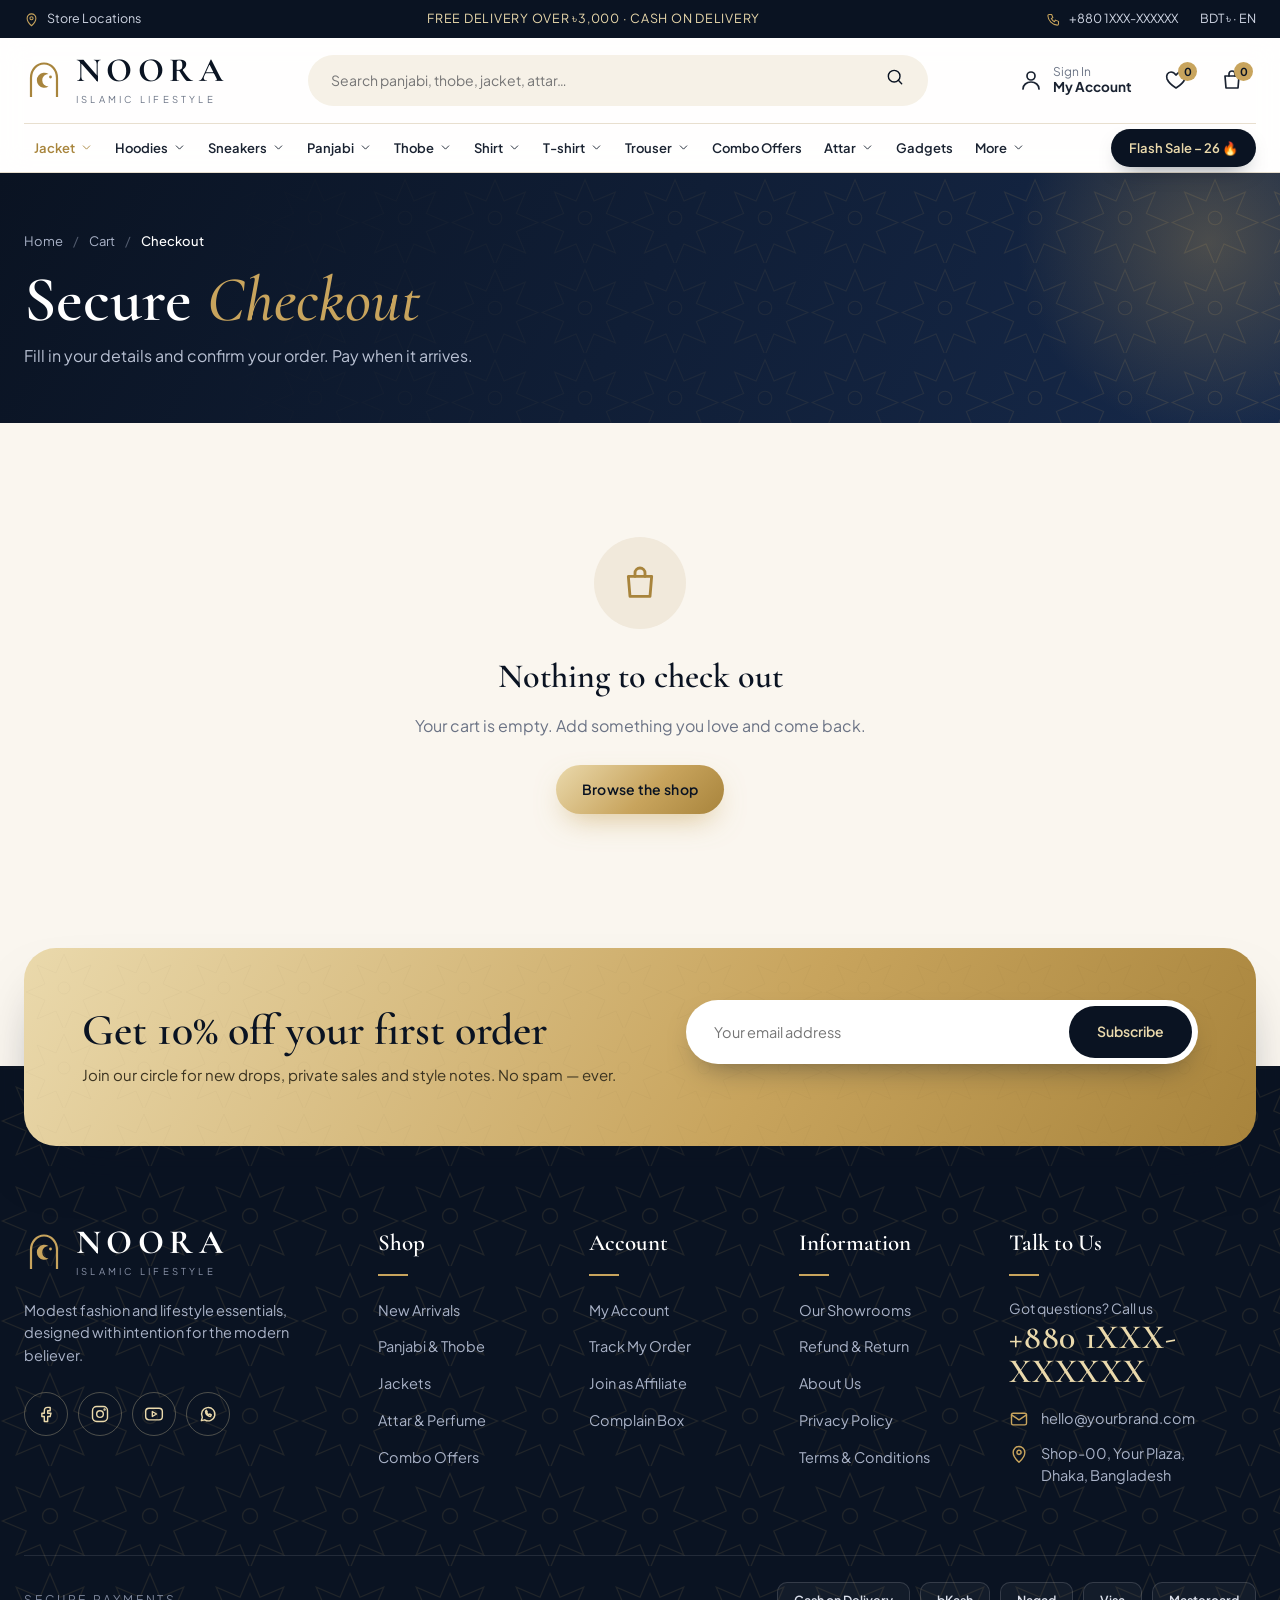
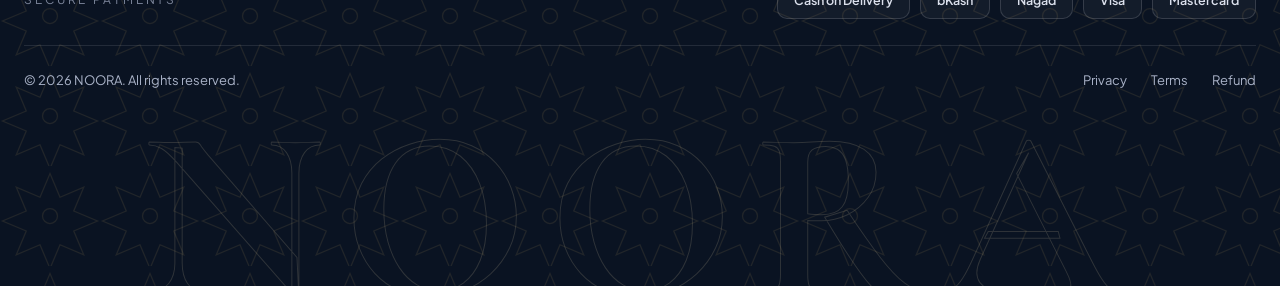
<file: docs/noora-site/checkout.html>
<!DOCTYPE html>
<html lang="en">
<head>
<meta charset="UTF-8">
<meta name="viewport" content="width=device-width, initial-scale=1">
<title>Checkout — NOORA</title>
<meta name="description" content="Confirm your order. Cash on delivery available all over Bangladesh.">
<link rel="preconnect" href="https://fonts.googleapis.com">
<link rel="preconnect" href="https://fonts.gstatic.com" crossorigin>
<link href="https://fonts.googleapis.com/css2?family=Cormorant+Garamond:ital,wght@0,500;0,600;0,700;1,500;1,600&family=Noto+Sans+Bengali:wght@400;600&family=Plus+Jakarta+Sans:wght@400;500;600;700&display=swap" rel="stylesheet">
<link rel="stylesheet" href="assets/style.css">
<script>document.documentElement.classList.add('js')</script>
</head>
<body>
<!-- ============ SVG SPRITES ============ -->
<svg width="0" height="0" style="position:absolute" aria-hidden="true">
  <!-- icons -->
  <symbol id="i-search" viewBox="0 0 24 24"><circle cx="11" cy="11" r="7"/><path d="M20 20l-4-4"/></symbol>
  <symbol id="i-user" viewBox="0 0 24 24"><circle cx="12" cy="8" r="4"/><path d="M4 21c0-4 3.5-7 8-7s8 3 8 7"/></symbol>
  <symbol id="i-heart" viewBox="0 0 24 24"><path d="M12 20s-7-4.5-9-9.2C1.8 7.5 3.7 4 7 4c2 0 3.7 1.2 5 3 1.3-1.8 3-3 5-3 3.3 0 5.2 3.500 4 6.800C19 15.500 12 20 12 20z"/></symbol>
  <symbol id="i-bag" viewBox="0 0 24 24"><path d="M5 8h14l-1 12H6L5 8z"/><path d="M9 8V6a3 3 0 0 1 6 0v2"/></symbol>
  <symbol id="i-truck" viewBox="0 0 24 24"><path d="M2 6h12v10H2zM14 10h4l3 3v3h-7"/><circle cx="7" cy="17.500" r="2"/><circle cx="17" cy="17.500" r="2"/></symbol>
  <symbol id="i-shield" viewBox="0 0 24 24"><path d="M12 3l8 3v6c0 5-3.500 8-8 9-4.500-1-8-4-8-9V6l8-3z"/><path d="M8.500 12l2.500 2.500 4.500-5"/></symbol>
  <symbol id="i-return" viewBox="0 0 24 24"><path d="M4 12a8 8 0 1 0 3-6.200"/><path d="M4 4v5h5"/></symbol>
  <symbol id="i-cash" viewBox="0 0 24 24"><rect x="2" y="6" width="20" height="12" rx="2"/><circle cx="12" cy="12" r="3"/></symbol>
  <symbol id="i-pin" viewBox="0 0 24 24"><path d="M12 22s7-6.200 7-12a7 7 0 1 0-14 0c0 5.800 7 12 7 12z"/><circle cx="12" cy="10" r="2.500"/></symbol>
  <symbol id="i-phone" viewBox="0 0 24 24"><path d="M5 4h4l2 5-2.500 1.500a11 11 0 0 0 5 5L15 13l5 2v4a2 2 0 0 1-2 2A16 16 0 0 1 3 6a2 2 0 0 1 2-2z"/></symbol>
  <symbol id="i-mail" viewBox="0 0 24 24"><rect x="3" y="5" width="18" height="14" rx="2"/><path d="M3 7l9 6 9-6"/></symbol>
  <symbol id="i-clock" viewBox="0 0 24 24"><circle cx="12" cy="12" r="9"/><path d="M12 7v5l3 2"/></symbol>
  <symbol id="i-arrow" viewBox="0 0 24 24"><path d="M5 12h14M13 6l6 6-6 6"/></symbol>
  <symbol id="i-left" viewBox="0 0 24 24"><path d="M19 12H5M11 6l-6 6 6 6"/></symbol>
  <symbol id="i-chev" viewBox="0 0 24 24"><path d="M6 9l6 6 6-6"/></symbol>
  <symbol id="i-menu" viewBox="0 0 24 24"><path d="M4 7h16M4 12h16M4 17h16"/></symbol>
  <symbol id="i-home" viewBox="0 0 24 24"><path d="M3 11l9-8 9 8v9a1 1 0 0 1-1 1h-5v-6H9v6H4a1 1 0 0 1-1-1z"/></symbol>
  <symbol id="i-grid" viewBox="0 0 24 24"><rect x="3" y="3" width="7" height="7" rx="1.5"/><rect x="14" y="3" width="7" height="7" rx="1.5"/><rect x="3" y="14" width="7" height="7" rx="1.5"/><rect x="14" y="14" width="7" height="7" rx="1.5"/></symbol>
  <symbol id="i-close" viewBox="0 0 24 24"><path d="M6 6l12 12M18 6L6 18"/></symbol>
  <symbol id="i-check" viewBox="0 0 24 24"><circle cx="12" cy="12" r="9"/><path d="M8 12l3 3 5-6"/></symbol>
  <symbol id="i-star" viewBox="0 0 24 24"><path d="M12 3l2.800 5.800 6.200.9-4.500 4.400 1 6.200L12 17.300 6.500 20.300l1-6.200L3 9.700l6.200-.9z"/></symbol>
  <symbol id="i-fb" viewBox="0 0 24 24"><path d="M14 8h3V4h-3a4 4 0 0 0-4 4v3H7v4h3v6h4v-6h3l1-4h-4V8z"/></symbol>
  <symbol id="i-ig" viewBox="0 0 24 24"><rect x="3" y="3" width="18" height="18" rx="5"/><circle cx="12" cy="12" r="4"/><circle cx="17.500" cy="6.500" r=".6"/></symbol>
  <symbol id="i-yt" viewBox="0 0 24 24"><rect x="2" y="5" width="20" height="14" rx="4"/><path d="M10 9l5 3-5 3z"/></symbol>
  <symbol id="i-wa" viewBox="0 0 24 24"><path d="M4 20l1.200-4A8 8 0 1 1 8 19z"/><path d="M9 9c0 3 3 6 6 6l1-2-2-1-1 .8c-1-.4-2-1.400-2.400-2.400L11 9.500 10 7.500z"/></symbol>
  <!-- logo -->
  <symbol id="logo" viewBox="0 0 40 40"><path d="M7 37V18C7 10 12.500 3.500 20 3.500S33 10 33 18v19" fill="none" stroke="currentColor" stroke-width="2.200"/><path d="M24.500 14a7.500 7.500 0 1 0 0 12.500 6 6 0 0 1 0-12.500z" fill="currentColor"/><circle cx="26.500" cy="17" r="1.400" fill="currentColor"/></symbol>

  <!-- garments (100 x 120) -->
  <symbol id="g-tshirt" viewBox="0 0 100 120"><path d="M32 12 L8 26 L17 48 L29 42 L29 106 Q29 110 33 110 H67 Q71 110 71 106 L71 42 L83 48 L92 26 L68 12 Q62 22 50 22 Q38 22 32 12 Z" fill="currentColor"/><path d="M32 12 Q38 22 50 22 Q62 22 68 12" fill="none" stroke="#000" stroke-opacity=".25" stroke-width="2"/><path d="M29 42 L17 48 M71 42 L83 48" stroke="#000" stroke-opacity=".14" stroke-width="1.500"/><path d="M29 99 H71" stroke="#000" stroke-opacity=".12" stroke-width="1.500"/><path d="M29 42 V106 Q29 110 33 110 H45 V42Z" fill="#fff" fill-opacity=".07"/></symbol>
  <symbol id="g-polo" viewBox="0 0 100 120"><path d="M32 12 L8 26 L17 48 L29 42 L29 106 Q29 110 33 110 H67 Q71 110 71 106 L71 42 L83 48 L92 26 L68 12 Q62 22 50 22 Q38 22 32 12 Z" fill="currentColor"/><path d="M38 10 L50 30 L62 10 L68 13 L56 32 L44 32 L32 13 Z" fill="#fff" fill-opacity=".28" stroke="#000" stroke-opacity=".2" stroke-width="1"/><path d="M50 30 V56" stroke="#000" stroke-opacity=".3" stroke-width="1.500"/><circle cx="53" cy="38" r="1.500" fill="#000" fill-opacity=".35"/><circle cx="53" cy="47" r="1.500" fill="#000" fill-opacity=".35"/><path d="M29 42 V106 Q29 110 33 110 H45 V42Z" fill="#fff" fill-opacity=".07"/></symbol>
  <symbol id="g-panjabi" viewBox="0 0 100 120"><path d="M33 8 L9 22 L16 56 L28 50 L26 112 Q26 114 29 114 H71 Q74 114 74 112 L72 50 L84 56 L91 22 L67 8 Q62 15 50 15 Q38 15 33 8 Z" fill="currentColor"/><path d="M40 9 Q50 18 60 9 L60 13 Q50 22 40 13 Z" fill="#000" fill-opacity=".18"/><path d="M50 18 V68" stroke="#000" stroke-opacity=".28" stroke-width="1.500"/><circle cx="50" cy="28" r="1.600" fill="#fff" fill-opacity=".8"/><circle cx="50" cy="40" r="1.600" fill="#fff" fill-opacity=".8"/><circle cx="50" cy="52" r="1.600" fill="#fff" fill-opacity=".8"/><path d="M28 50 L26 112 M72 50 L74 112" stroke="#000" stroke-opacity=".1" stroke-width="1.500"/><path d="M26 112 L28 50 L45 50 L45 114 H29Z" fill="#fff" fill-opacity=".07"/></symbol>
  <symbol id="g-thobe" viewBox="0 0 100 120"><path d="M34 6 L10 20 L14 58 L27 52 L25 116 H75 L73 52 L86 58 L90 20 L66 6 Q60 12 50 12 Q40 12 34 6 Z" fill="currentColor"/><path d="M42 7 Q50 15 58 7 L58 11 Q50 19 42 11Z" fill="#000" fill-opacity=".16"/><path d="M50 15 V62" stroke="#000" stroke-opacity=".25" stroke-width="1.500"/><path d="M60 72 H68 V86" fill="none" stroke="#000" stroke-opacity=".18" stroke-width="1.300"/><path d="M25 116 L27 52 L45 52 L45 116Z" fill="#fff" fill-opacity=".1"/></symbol>
  <symbol id="g-jacket" viewBox="0 0 100 120"><path d="M31 10 L7 26 L10 88 L25 86 L25 110 Q25 112 28 112 H72 Q75 112 75 110 L75 86 L90 88 L93 26 L69 10 L61 17 L50 13 L39 17 Z" fill="currentColor"/><path d="M39 17 L50 13 L61 17 L61 10 L69 10 L61 4 L50 8 L39 4 L31 10 L39 10Z" fill="#000" fill-opacity=".2"/><path d="M50 13 V112" stroke="#ead9ac" stroke-width="1.600" stroke-dasharray="2.500 2"/><path d="M30 92 H42 M58 92 H70" stroke="#000" stroke-opacity=".3" stroke-width="2" stroke-linecap="round"/><path d="M10 80 L25 78 M90 80 L75 78" stroke="#000" stroke-opacity=".25" stroke-width="2"/><path d="M25 86 V112 H45 V14 L39 17 L31 10 L7 26 L10 88Z" fill="#fff" fill-opacity=".08"/></symbol>
  <symbol id="g-trouser" viewBox="0 0 100 120"><path d="M30 6 H70 L76 112 Q76 114 73 114 H56 Q54 114 54 112 L50 44 L46 112 Q46 114 44 114 H27 Q24 114 24 112 Z" fill="currentColor"/><path d="M30 15 H70" stroke="#000" stroke-opacity=".25" stroke-width="1.500"/><path d="M46 6 V22 M54 6 V22" stroke="#ead9ac" stroke-width="1.300" stroke-linecap="round"/><path d="M24 112 L30 6 H50 V44 L46 112 Q46 114 44 114 H27 Q24 114 24 112Z" fill="#fff" fill-opacity=".08"/></symbol>
  <symbol id="g-sneaker" viewBox="0 0 100 120"><path d="M6 76 C6 66 14 62 22 60 L36 46 C40 42 46 44 48 48 L52 56 L74 64 C88 68 96 72 96 82 V90 H6 Z" fill="currentColor"/><path d="M4 90 H98 V98 Q98 100 96 100 H6 Q4 100 4 98 Z" fill="#f5f1e8"/><path d="M38 52 L44 58 M44 47 L50 54 M52 60 L58 66" stroke="#fff" stroke-opacity=".7" stroke-width="2" stroke-linecap="round"/><path d="M6 76 H96" stroke="#000" stroke-opacity=".15" stroke-width="1.500"/></symbol>
  <symbol id="g-attar" viewBox="0 0 100 120"><path d="M30 46 Q30 42 34 42 H66 Q70 42 70 46 V104 Q70 110 64 110 H36 Q30 110 30 104 Z" fill="currentColor" fill-opacity=".9"/><path d="M44 30 H56 V42 H44Z" fill="#ead9ac"/><path d="M40 12 Q40 8 44 8 H56 Q60 8 60 12 V30 H40Z" fill="#c8a45d"/><rect x="36" y="58" width="28" height="34" rx="3" fill="#fff" fill-opacity=".85"/><path d="M42 68 H58 M42 75 H58 M42 82 H52" stroke="#0a1322" stroke-opacity=".5" stroke-width="1.500" stroke-linecap="round"/><path d="M34 46 V104 H42 V46Z" fill="#fff" fill-opacity=".18"/></symbol>
  <symbol id="g-combo" viewBox="0 0 100 120"><use href="#g-tshirt" x="0" y="38" width="48" height="58" style="color:var(--c1)"/><use href="#g-tshirt" x="52" y="38" width="48" height="58" style="color:var(--c3)"/><use href="#g-tshirt" x="25" y="16" width="50" height="60" style="color:var(--c2)"/></symbol>
</svg>

<!-- ============ TOP BAR ============ -->
<div class="topbar">
  <div class="wrap">
    <a href="showrooms.html"><svg class="i"><use href="#i-pin"/></svg>Store Locations</a>
    <span class="mid">FREE DELIVERY OVER ৳3,000 · CASH ON DELIVERY</span>
    <div class="r"><span><svg class="i"><use href="#i-phone"/></svg>+880 1XXX-XXXXXX</span><span>BDT ৳ · EN</span></div>
  </div>
</div>

<header class="hdr" id="hdr">
  <div class="scrim" id="scrim"></div>
  <div class="wrap">
    <div class="hdr-main">
      <button class="nav-toggle" id="navT" aria-label="Open menu" aria-expanded="false" aria-controls="nav"><svg class="i"><use href="#i-menu"/></svg></button>
      <a href="index.html" class="logo" aria-label="NOORA home">
        <svg><use href="#logo"/></svg>
        <div><b>NOORA</b><small>Islamic Lifestyle</small></div>
      </a>
      <div class="sw">
        <form class="search" action="shop.html" method="get">
          <label class="sr" for="q">Search</label>
          <input id="q" name="q" type="search" placeholder="Search panjabi, thobe, jacket, attar…" autocomplete="off">
          <button aria-label="Search"><svg class="i"><use href="#i-search"/></svg></button>
        </form>
        <div class="sug" id="sug">
          <div class="st">Trending searches</div>
          <div class="sc"><a href="shop.html?q=Panjabi" data-q="Panjabi">Panjabi</a><a href="shop.html?q=Thobe" data-q="Thobe">Thobe</a><a href="shop.html?q=Padded+jacket" data-q="Padded jacket">Padded jacket</a><a href="shop.html?q=Oud+attar" data-q="Oud attar">Oud attar</a><a href="shop.html?q=Combo+offer" data-q="Combo offer">Combo offer</a><a href="shop.html?q=Polo+shirt" data-q="Polo shirt">Polo shirt</a></div>
          <div class="st">Popular categories</div>
          <div class="sl"><a href="shop.html?type=panjabi">Panjabi & Thobe <span>→</span></a><a href="shop.html?type=jacket">Jackets <span>→</span></a><a href="shop.html?type=attar">Attar & Perfume <span>→</span></a><a href="shop.html?type=combo">Combo Offers <span>→</span></a></div>
        </div>
      </div>
      <div class="acts">
        <a href="account.html" class="act act-u"><svg class="i"><use href="#i-user"/></svg><span class="t">Sign In<b>My Account</b></span></a>
        <a href="wishlist.html" class="act act-w" aria-label="Wishlist"><svg class="i"><use href="#i-heart"/></svg><span class="badge wc">0</span></a>
        <a href="cart.html" class="act" aria-label="Cart"><svg class="i"><use href="#i-bag"/></svg><span class="badge cc">0</span></a>
      </div>
    </div>
    <ul class="nav" id="nav" aria-label="Main menu"></ul>
  </div>
</header>
<main id="main">
<section class="phead"><div class="wrap">
  <nav class="crumb"><a href="index.html">Home</a><span>/</span><a href="cart.html">Cart</a><span>/</span><b>Checkout</b></nav>
  <h1>Secure <em>Checkout</em></h1>
  <p>Fill in your details and confirm your order. Pay when it arrives.</p>
</div></section>
<section class="pad" style="padding-top:44px"><div class="wrap" id="coRoot"></div></section>
</main>
<!-- ============ NEWSLETTER ============ -->
<section class="news"><div class="wrap">
  <div class="box reveal">
    <div><h2>Get 10% off your first order</h2><p>Join our circle for new drops, private sales and style notes. No spam — ever.</p></div>
    <div>
      <form class="nf" id="nf"><input type="email" required placeholder="Your email address" aria-label="Email"><button type="submit">Subscribe</button></form>
      <div class="nmsg" id="nmsg"></div>
    </div>
  </div>
</div></section>

<!-- ============ FOOTER ============ -->
<footer>
  <div class="wrap">
    <div class="f-grid">
      <div class="f-brand">
        <a href="index.html" class="logo"><svg><use href="#logo"/></svg><div><b>NOORA</b><small>Islamic Lifestyle</small></div></a>
        <p>Modest fashion and lifestyle essentials, designed with intention for the modern believer.</p>
        <div class="soc">
          <a href="#" aria-label="Facebook"><svg class="i"><use href="#i-fb"/></svg></a>
          <a href="#" aria-label="Instagram"><svg class="i"><use href="#i-ig"/></svg></a>
          <a href="#" aria-label="YouTube"><svg class="i"><use href="#i-yt"/></svg></a>
          <a href="#" aria-label="WhatsApp"><svg class="i"><use href="#i-wa"/></svg></a>
        </div>
      </div>
      <div class="f-col"><h5>Shop</h5><ul><li><a href="shop.html?sort=new">New Arrivals</a></li><li><a href="shop.html?type=panjabi">Panjabi & Thobe</a></li><li><a href="shop.html?type=jacket">Jackets</a></li><li><a href="shop.html?type=attar">Attar & Perfume</a></li><li><a href="shop.html?type=combo">Combo Offers</a></li></ul></div>
      <div class="f-col"><h5>Account</h5><ul><li><a href="account.html">My Account</a></li><li><a href="track-order.html">Track My Order</a></li><li><a href="affiliate.html">Join as Affiliate</a></li><li><a href="contact.html">Complain Box</a></li></ul></div>
      <div class="f-col"><h5>Information</h5><ul><li><a href="showrooms.html">Our Showrooms</a></li><li><a href="policy.html#refund">Refund & Return</a></li><li><a href="about.html">About Us</a></li><li><a href="policy.html#privacy">Privacy Policy</a></li><li><a href="policy.html#terms">Terms & Conditions</a></li></ul></div>
      <div class="f-col f-contact">
        <h5>Talk to Us</h5>
        <div style="font-size:14px">Got questions? Call us</div>
        <div class="big">+880 1XXX-XXXXXX</div>
        <div class="r"><svg class="i"><use href="#i-mail"/></svg><a href="contact.html">hello@yourbrand.com</a></div>
        <div class="r"><svg class="i"><use href="#i-pin"/></svg><span>Shop-00, Your Plaza,<br>Dhaka, Bangladesh</span></div>
      </div>
    </div>
    <div class="pay">
      <span class="lbl">Secure payments</span>
      <div class="chips"><span>Cash on Delivery</span><span>bKash</span><span>Nagad</span><span>Visa</span><span>Mastercard</span></div>
    </div>
    <div class="copy">
      <span>© <span id="yr">2026</span> NOORA. All rights reserved.</span>
      <nav><a href="policy.html#privacy">Privacy</a><a href="policy.html#terms">Terms</a><a href="policy.html#refund">Refund</a></nav>
    </div>
  </div>
  <div class="wm" aria-hidden="true">NOORA</div>
</footer>

<button class="top" id="top" aria-label="Back to top"><svg class="i"><use href="#i-arrow"/></svg></button>
<div class="toast" id="toast"><svg class="i"><use href="#i-check"/></svg><span>Added to cart</span></div>
<nav class="tabbar" aria-label="Quick navigation">
  <a href="index.html"><svg class="i"><use href="#i-home"/></svg>Home</a>
  <button type="button" id="tabShop"><svg class="i"><use href="#i-grid"/></svg>Shop</button>
  <a href="wishlist.html"><svg class="i"><use href="#i-heart"/></svg>Wishlist<span class="badge wc">0</span></a>
  <a href="cart.html"><svg class="i"><use href="#i-bag"/></svg>Cart<span class="badge cc">0</span></a>
  <a href="account.html"><svg class="i"><use href="#i-user"/></svg>Account</a>
</nav>
<script src="assets/data.js"></script>
<script src="assets/app.js"></script>
<script>
(function(){
  var root=$('#coRoot'),buy=new URLSearchParams(location.search).get('buy')==='1';
  var promo=Store.get('promo',''),district='',pay='cod';
  function items(){return buy?Store.get('buynow',[]):Cart.items()}
  function saveItems(a){if(buy)Store.set('buynow',a);else Cart.save(a)}
  if(!items().length){
    root.innerHTML='<div class="empty"><div class="ei"><svg class="i"><use href="#i-bag"/></svg></div><h3>Nothing to check out</h3><p>Your cart is empty. Add something you love and come back.</p><a class="btn gold" href="shop.html">Browse the shop</a></div>';return;
  }
  var dopts='<option value="">Select district <span>জেলা সিলেক্ট করুন</span></option>'.replace(/ <span>.*<\/span>/,'')+DISTRICTS.map(function(d){return '<option>'+d+'</option>'}).join('');
  root.innerHTML='<form id="coForm" class="co-grid" novalidate>'
   +'<div class="panel"><h2>Billing Details <span class="bn">বিলিং ডিটেইল</span></h2>'
   +'<div class="fld" id="f-name"><label for="name">Full name<span class="bn">আপনার নাম</span><i>*</i></label><input id="name" autocomplete="name" placeholder="Enter your full name"><div class="err">Please enter your full name.</div></div>'
   +'<div class="fld" id="f-phone"><label for="phone">Mobile number<span class="bn">মোবাইল নাম্বার</span><i>*</i></label><input id="phone" type="tel" inputmode="numeric" maxlength="11" autocomplete="tel" placeholder="11-digit mobile number (01XXXXXXXXX)"><div class="err">Enter a valid 11-digit Bangladeshi mobile number.</div></div>'
   +'<div class="fld" id="f-dist"><label for="dist">District<span class="bn">জেলা</span><i>*</i></label><select id="dist">'+dopts+'</select><div class="err">Please select your district.</div></div>'
   +'<div class="fld" id="f-addr"><label for="addr">Full address<span class="bn">সম্পূর্ণ ঠিকানা</span><i>*</i></label><textarea id="addr" autocomplete="street-address" placeholder="Road / house / flat number, area"></textarea><div class="err">Please enter your full address.</div></div>'
   +'<div class="row2"><div class="fld"><label for="email">Email <span class="bn">ইমেইল (optional)</span></label><input id="email" type="email" autocomplete="email" placeholder="you@example.com"></div>'
   +'<div class="fld"><label for="wa">WhatsApp <span class="bn">হোয়াটসঅ্যাপ</span></label><input id="wa" type="tel" inputmode="numeric" maxlength="11" placeholder="11-digit number"></div></div>'
   +'<div class="fld" style="margin-bottom:0"><label for="note">Order note <span class="bn">(optional)</span></label><input id="note" placeholder="Anything we should know?"></div></div>'
   +'<div class="panel sum"><h2>Your Order <span class="bn">প্রোডাক্ট ডিটেইল</span></h2><div class="co-items" id="coItems"></div><div id="coTot"></div>'
   +'<div class="paybox"><label class="payopt"><input type="radio" name="pay" value="cod" checked><div><b>Cash on Delivery</b><span>Pay in cash when your order arrives</span></div></label>'
   +'<label class="payopt"><input type="radio" name="pay" value="bkash"><div><b>bKash</b><span>Send money to 01XXX-XXXXXX and enter the transaction ID</span></div></label>'
   +'<label class="payopt"><input type="radio" name="pay" value="nagad"><div><b>Nagad</b><span>Send money to 01XXX-XXXXXX and enter the transaction ID</span></div></label>'
   +'<div class="mfs" id="mfs"><b style="color:var(--ink)" id="mfsT"></b><div class="fld"><label for="trx">Transaction ID</label><input id="trx" placeholder="e.g. 9H7K2LMN4P"><div class="err">Enter the transaction ID to continue.</div></div></div></div>'
   +'<p class="note" style="margin-top:0"><svg class="i"><use href="#i-truck"/></svg><span>Delivered in 3–7 working days, insha\'Allah. Our team will call to confirm your order.</span></p>'
   +'<div class="promo"><input id="pc" placeholder="Enter promo code" value="'+promo+'"><button class="btn dark" id="pa" type="button" style="padding:12px 22px">Apply</button></div><div class="promo-msg" id="pm"></div>'
   +'<button class="btn gold block" id="confirm" type="submit" style="padding:18px"></button></div></form>';

  function renderSide(){
    var it=items(),t=totals(it,district,promo);
    $('#coItems').innerHTML=it.map(function(i){
      var p=prod(i.id);
      return '<div class="crow"><div class="cimg" style="--pc:'+pc(p)+'">'+garment(p.type,p.color)+'</div><div><h4>'+esc(p.name)+'</h4><div class="sm">'+(TYPES[p.type].vol?'Volume':'Size')+': '+i.size+'</div><div class="qty" data-id="'+i.id+'" data-s="'+i.size+'"><button type="button" data-d="-1">−</button><b>'+i.qty+'</b><button type="button" data-d="1">+</button></div></div><div class="rt2"><b>'+tk(p.price*i.qty)+'</b><button type="button" class="rm" data-id="'+i.id+'" data-s="'+i.size+'">Remove</button></div></div>';
    }).join('');
    $('#coTot').innerHTML='<div class="sline"><span>Sub-total <span class="bn">সাব-টোটাল</span></span><b>'+tk(t.sub)+'</b></div>'
     +(t.disc?'<div class="sline disc"><span>Promo ('+promo+')</span><b>− '+tk(t.disc)+'</b></div>':'')
     +'<div class="sline"><span>Delivery charge <span class="bn">ডেলিভারি চার্জ</span><br><small>'+(district?(district==='Dhaka'?'Inside Dhaka':'Outside Dhaka'):'Select a district')+'</small></span><b>'+(t.sub-t.disc>=FREE_OVER?'Free':(district?tk(t.ship):'—'))+'</b></div>'
     +'<div class="sline tot"><span>Total <span class="bn">টোটাল</span></span><b>'+tk(t.total)+'</b></div>';
    $('#confirm').textContent='Confirm Order · '+tk(t.total);
    var m=$('#pm');if(promo&&PROMOS[promo]&&!m.classList.contains('no')){m.className='promo-msg ok';m.textContent='Code applied: '+PROMOS[promo].label}
  }
  function bad(id,on){$(id).classList.toggle('bad',on)}
  root.addEventListener('click',function(e){
    var q=e.target.closest('.qty button');
    if(q){var w=q.parentNode,a=items();a.forEach(function(x){if(x.id===+w.dataset.id&&x.size===w.dataset.s)x.qty=Math.max(1,Math.min(20,x.qty+(+q.dataset.d)))});saveItems(a);renderSide();return}
    var r=e.target.closest('.rm');
    if(r){var a2=items().filter(function(x){return !(x.id===+r.dataset.id&&x.size===r.dataset.s)});saveItems(a2);if(!a2.length){location.reload();return}renderSide();return}
    if(e.target.closest('#pa')){
      var c=$('#pc').value.trim().toUpperCase(),m=$('#pm');
      if(!c){promo='';Store.set('promo','');m.className='promo-msg';m.textContent='';renderSide();return}
      if(PROMOS[c]){promo=c;Store.set('promo',c);m.className='promo-msg';renderSide();toast('Promo applied')}
      else{m.className='promo-msg no';m.textContent='This code is not valid.'}
    }
  });
  $('#dist').onchange=function(){district=this.value;bad('#f-dist',!district);renderSide()};
  $$('input[name=pay]').forEach(function(r){r.onchange=function(){
    pay=this.value;var b=$('#mfs');b.classList.toggle('on',pay!=='cod');
    $('#mfsT').textContent=pay==='bkash'?'bKash (Personal): 01XXX-XXXXXX':pay==='nagad'?'Nagad (Personal): 01XXX-XXXXXX':'';
  }});
  $('#phone').oninput=function(){this.value=this.value.replace(/\D/g,'')};
  $('#wa').oninput=function(){this.value=this.value.replace(/\D/g,'')};

  $('#coForm').addEventListener('submit',function(e){
    e.preventDefault();
    var name=$('#name').value.trim(),phone=$('#phone').value.trim(),addr=$('#addr').value.trim(),ok=true;
    var vN=name.length>=3,vP=/^01[3-9]\d{8}$/.test(phone),vD=!!district,vA=addr.length>=10,vT=pay==='cod'||$('#trx').value.trim().length>=6;
    bad('#f-name',!vN);bad('#f-phone',!vP);bad('#f-dist',!vD);bad('#f-addr',!vA);
    var tf=$('#mfs .fld');if(tf)tf.classList.toggle('bad',!vT);
    if(!(vN&&vP&&vD&&vA&&vT)){var f=$('.bad');if(f)f.scrollIntoView({behavior:'smooth',block:'center'});toast('Please check the highlighted fields');return}
    var it=items(),t=totals(it,district,promo);
    var order={id:'NR-'+Math.floor(100000+Math.random()*900000),date:Date.now(),status:0,name:name,phone:phone,email:$('#email').value.trim(),
      wa:$('#wa').value.trim(),district:district,address:addr,note:$('#note').value.trim(),pay:pay,trx:pay==='cod'?'':$('#trx').value.trim(),promo:promo,items:it,t:t};
    Store.set('orders',[order].concat(Orders.all()));
    if(buy)Store.set('buynow',[]);else Cart.clear();
    Store.set('promo','');
    location.href='order-success.html?o='+order.id;
  });
  renderSide();
})();
</script>
</body>
</html>
</file>
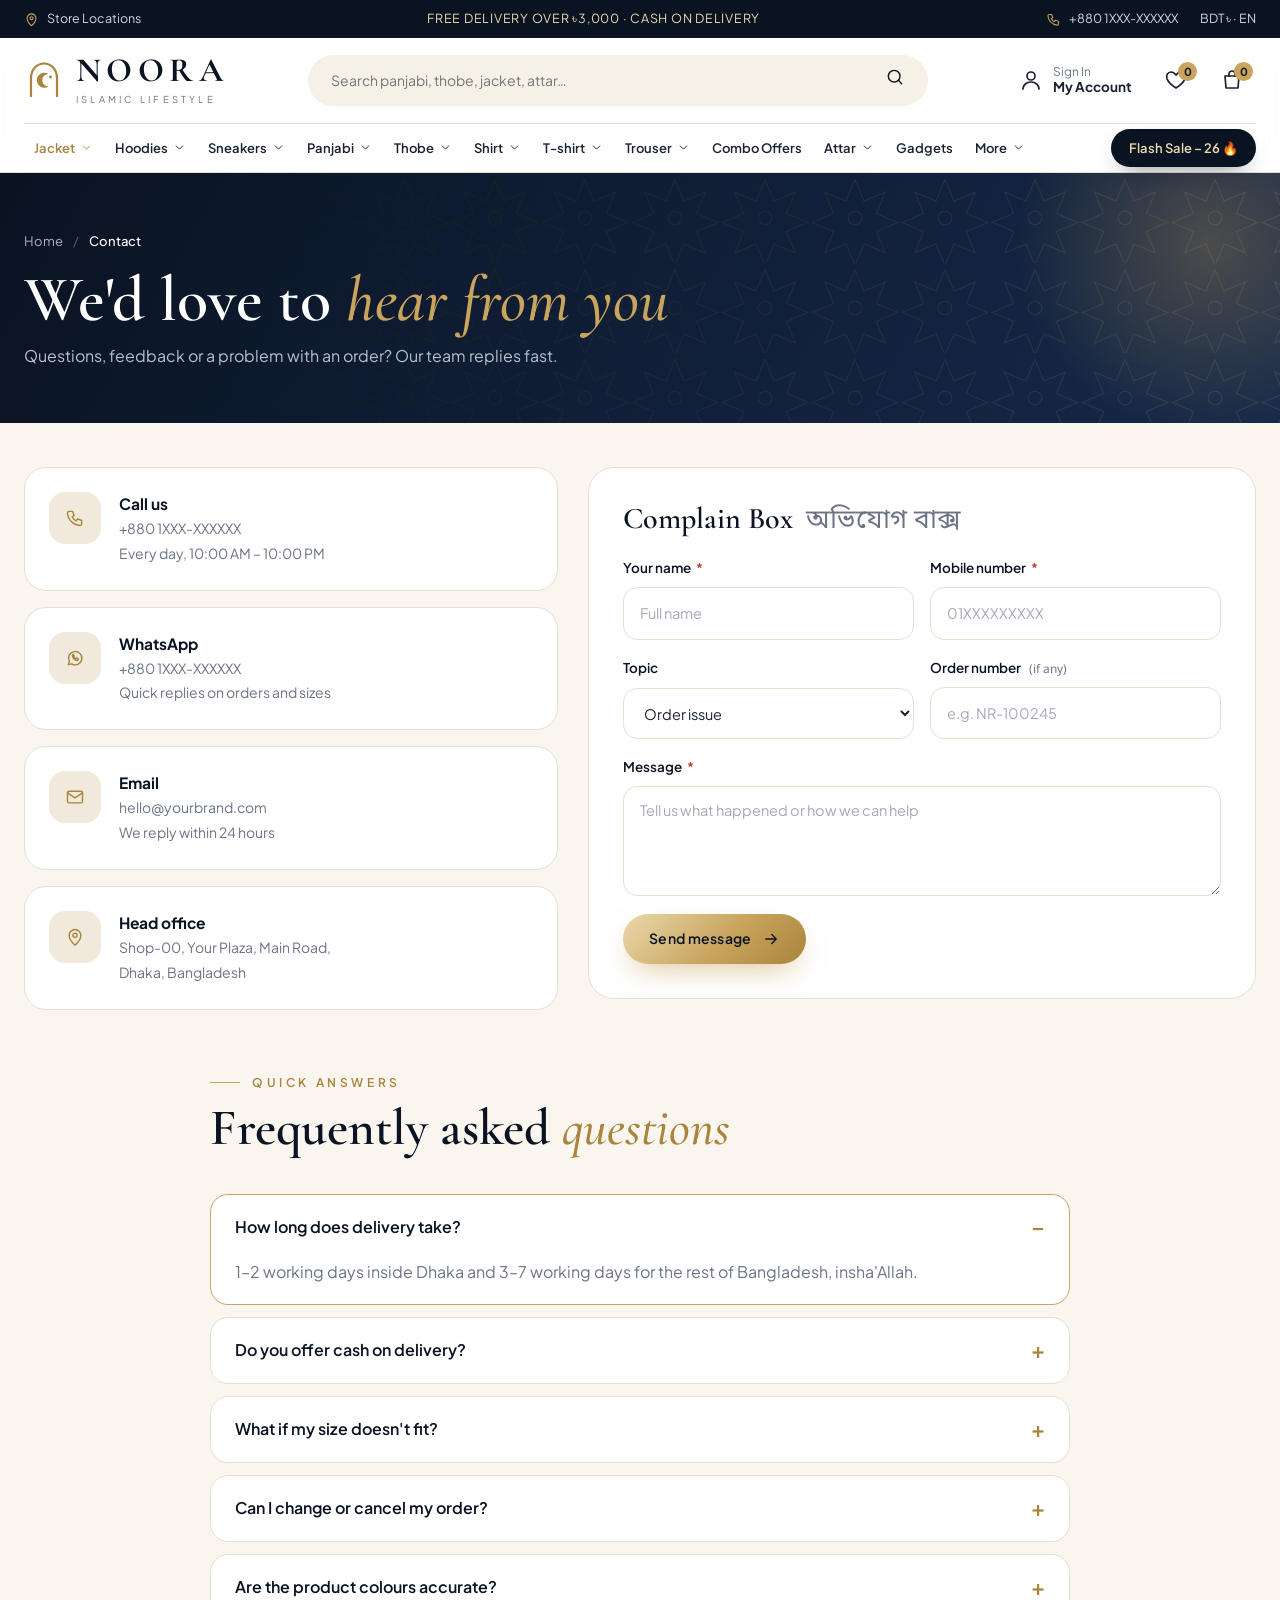
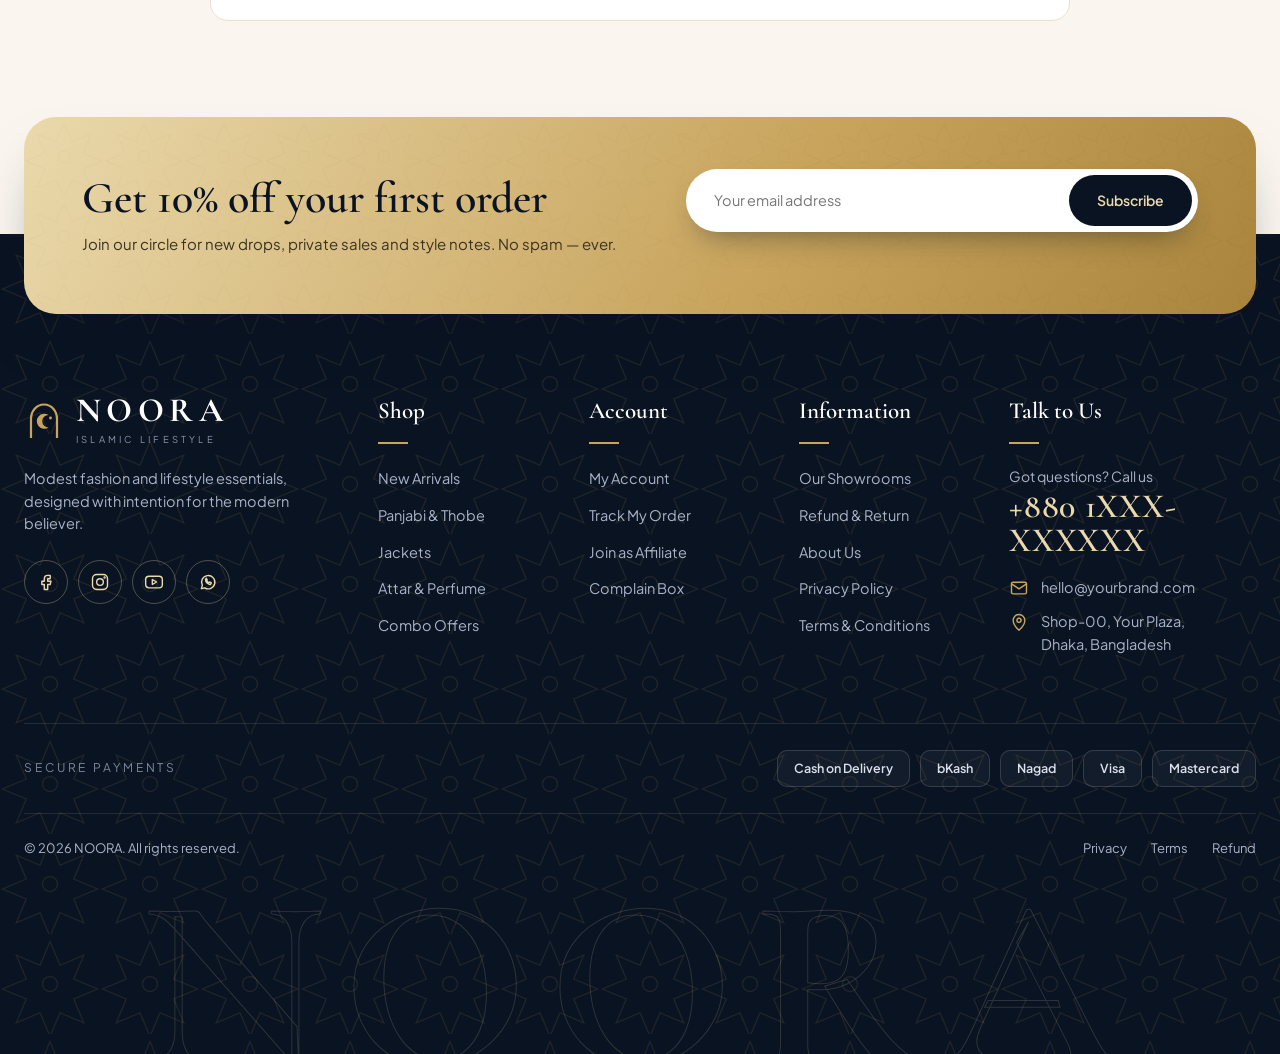
<file: docs/noora-site/contact.html>
<!DOCTYPE html>
<html lang="en">
<head>
<meta charset="UTF-8">
<meta name="viewport" content="width=device-width, initial-scale=1">
<title>Contact & Complain Box — NOORA</title>
<meta name="description" content="Questions, feedback or a complaint? Reach our team any day of the week.">
<link rel="preconnect" href="https://fonts.googleapis.com">
<link rel="preconnect" href="https://fonts.gstatic.com" crossorigin>
<link href="https://fonts.googleapis.com/css2?family=Cormorant+Garamond:ital,wght@0,500;0,600;0,700;1,500;1,600&family=Noto+Sans+Bengali:wght@400;600&family=Plus+Jakarta+Sans:wght@400;500;600;700&display=swap" rel="stylesheet">
<link rel="stylesheet" href="assets/style.css">
<script>document.documentElement.classList.add('js')</script>
</head>
<body>
<!-- ============ SVG SPRITES ============ -->
<svg width="0" height="0" style="position:absolute" aria-hidden="true">
  <!-- icons -->
  <symbol id="i-search" viewBox="0 0 24 24"><circle cx="11" cy="11" r="7"/><path d="M20 20l-4-4"/></symbol>
  <symbol id="i-user" viewBox="0 0 24 24"><circle cx="12" cy="8" r="4"/><path d="M4 21c0-4 3.5-7 8-7s8 3 8 7"/></symbol>
  <symbol id="i-heart" viewBox="0 0 24 24"><path d="M12 20s-7-4.5-9-9.2C1.8 7.5 3.7 4 7 4c2 0 3.7 1.2 5 3 1.3-1.8 3-3 5-3 3.3 0 5.2 3.500 4 6.800C19 15.500 12 20 12 20z"/></symbol>
  <symbol id="i-bag" viewBox="0 0 24 24"><path d="M5 8h14l-1 12H6L5 8z"/><path d="M9 8V6a3 3 0 0 1 6 0v2"/></symbol>
  <symbol id="i-truck" viewBox="0 0 24 24"><path d="M2 6h12v10H2zM14 10h4l3 3v3h-7"/><circle cx="7" cy="17.500" r="2"/><circle cx="17" cy="17.500" r="2"/></symbol>
  <symbol id="i-shield" viewBox="0 0 24 24"><path d="M12 3l8 3v6c0 5-3.500 8-8 9-4.500-1-8-4-8-9V6l8-3z"/><path d="M8.500 12l2.500 2.500 4.500-5"/></symbol>
  <symbol id="i-return" viewBox="0 0 24 24"><path d="M4 12a8 8 0 1 0 3-6.200"/><path d="M4 4v5h5"/></symbol>
  <symbol id="i-cash" viewBox="0 0 24 24"><rect x="2" y="6" width="20" height="12" rx="2"/><circle cx="12" cy="12" r="3"/></symbol>
  <symbol id="i-pin" viewBox="0 0 24 24"><path d="M12 22s7-6.200 7-12a7 7 0 1 0-14 0c0 5.800 7 12 7 12z"/><circle cx="12" cy="10" r="2.500"/></symbol>
  <symbol id="i-phone" viewBox="0 0 24 24"><path d="M5 4h4l2 5-2.500 1.500a11 11 0 0 0 5 5L15 13l5 2v4a2 2 0 0 1-2 2A16 16 0 0 1 3 6a2 2 0 0 1 2-2z"/></symbol>
  <symbol id="i-mail" viewBox="0 0 24 24"><rect x="3" y="5" width="18" height="14" rx="2"/><path d="M3 7l9 6 9-6"/></symbol>
  <symbol id="i-clock" viewBox="0 0 24 24"><circle cx="12" cy="12" r="9"/><path d="M12 7v5l3 2"/></symbol>
  <symbol id="i-arrow" viewBox="0 0 24 24"><path d="M5 12h14M13 6l6 6-6 6"/></symbol>
  <symbol id="i-left" viewBox="0 0 24 24"><path d="M19 12H5M11 6l-6 6 6 6"/></symbol>
  <symbol id="i-chev" viewBox="0 0 24 24"><path d="M6 9l6 6 6-6"/></symbol>
  <symbol id="i-menu" viewBox="0 0 24 24"><path d="M4 7h16M4 12h16M4 17h16"/></symbol>
  <symbol id="i-home" viewBox="0 0 24 24"><path d="M3 11l9-8 9 8v9a1 1 0 0 1-1 1h-5v-6H9v6H4a1 1 0 0 1-1-1z"/></symbol>
  <symbol id="i-grid" viewBox="0 0 24 24"><rect x="3" y="3" width="7" height="7" rx="1.5"/><rect x="14" y="3" width="7" height="7" rx="1.5"/><rect x="3" y="14" width="7" height="7" rx="1.5"/><rect x="14" y="14" width="7" height="7" rx="1.5"/></symbol>
  <symbol id="i-close" viewBox="0 0 24 24"><path d="M6 6l12 12M18 6L6 18"/></symbol>
  <symbol id="i-check" viewBox="0 0 24 24"><circle cx="12" cy="12" r="9"/><path d="M8 12l3 3 5-6"/></symbol>
  <symbol id="i-star" viewBox="0 0 24 24"><path d="M12 3l2.800 5.800 6.200.9-4.500 4.400 1 6.200L12 17.300 6.500 20.300l1-6.200L3 9.700l6.200-.9z"/></symbol>
  <symbol id="i-fb" viewBox="0 0 24 24"><path d="M14 8h3V4h-3a4 4 0 0 0-4 4v3H7v4h3v6h4v-6h3l1-4h-4V8z"/></symbol>
  <symbol id="i-ig" viewBox="0 0 24 24"><rect x="3" y="3" width="18" height="18" rx="5"/><circle cx="12" cy="12" r="4"/><circle cx="17.500" cy="6.500" r=".6"/></symbol>
  <symbol id="i-yt" viewBox="0 0 24 24"><rect x="2" y="5" width="20" height="14" rx="4"/><path d="M10 9l5 3-5 3z"/></symbol>
  <symbol id="i-wa" viewBox="0 0 24 24"><path d="M4 20l1.200-4A8 8 0 1 1 8 19z"/><path d="M9 9c0 3 3 6 6 6l1-2-2-1-1 .8c-1-.4-2-1.400-2.400-2.400L11 9.500 10 7.500z"/></symbol>
  <!-- logo -->
  <symbol id="logo" viewBox="0 0 40 40"><path d="M7 37V18C7 10 12.500 3.500 20 3.500S33 10 33 18v19" fill="none" stroke="currentColor" stroke-width="2.200"/><path d="M24.500 14a7.500 7.500 0 1 0 0 12.500 6 6 0 0 1 0-12.500z" fill="currentColor"/><circle cx="26.500" cy="17" r="1.400" fill="currentColor"/></symbol>

  <!-- garments (100 x 120) -->
  <symbol id="g-tshirt" viewBox="0 0 100 120"><path d="M32 12 L8 26 L17 48 L29 42 L29 106 Q29 110 33 110 H67 Q71 110 71 106 L71 42 L83 48 L92 26 L68 12 Q62 22 50 22 Q38 22 32 12 Z" fill="currentColor"/><path d="M32 12 Q38 22 50 22 Q62 22 68 12" fill="none" stroke="#000" stroke-opacity=".25" stroke-width="2"/><path d="M29 42 L17 48 M71 42 L83 48" stroke="#000" stroke-opacity=".14" stroke-width="1.500"/><path d="M29 99 H71" stroke="#000" stroke-opacity=".12" stroke-width="1.500"/><path d="M29 42 V106 Q29 110 33 110 H45 V42Z" fill="#fff" fill-opacity=".07"/></symbol>
  <symbol id="g-polo" viewBox="0 0 100 120"><path d="M32 12 L8 26 L17 48 L29 42 L29 106 Q29 110 33 110 H67 Q71 110 71 106 L71 42 L83 48 L92 26 L68 12 Q62 22 50 22 Q38 22 32 12 Z" fill="currentColor"/><path d="M38 10 L50 30 L62 10 L68 13 L56 32 L44 32 L32 13 Z" fill="#fff" fill-opacity=".28" stroke="#000" stroke-opacity=".2" stroke-width="1"/><path d="M50 30 V56" stroke="#000" stroke-opacity=".3" stroke-width="1.500"/><circle cx="53" cy="38" r="1.500" fill="#000" fill-opacity=".35"/><circle cx="53" cy="47" r="1.500" fill="#000" fill-opacity=".35"/><path d="M29 42 V106 Q29 110 33 110 H45 V42Z" fill="#fff" fill-opacity=".07"/></symbol>
  <symbol id="g-panjabi" viewBox="0 0 100 120"><path d="M33 8 L9 22 L16 56 L28 50 L26 112 Q26 114 29 114 H71 Q74 114 74 112 L72 50 L84 56 L91 22 L67 8 Q62 15 50 15 Q38 15 33 8 Z" fill="currentColor"/><path d="M40 9 Q50 18 60 9 L60 13 Q50 22 40 13 Z" fill="#000" fill-opacity=".18"/><path d="M50 18 V68" stroke="#000" stroke-opacity=".28" stroke-width="1.500"/><circle cx="50" cy="28" r="1.600" fill="#fff" fill-opacity=".8"/><circle cx="50" cy="40" r="1.600" fill="#fff" fill-opacity=".8"/><circle cx="50" cy="52" r="1.600" fill="#fff" fill-opacity=".8"/><path d="M28 50 L26 112 M72 50 L74 112" stroke="#000" stroke-opacity=".1" stroke-width="1.500"/><path d="M26 112 L28 50 L45 50 L45 114 H29Z" fill="#fff" fill-opacity=".07"/></symbol>
  <symbol id="g-thobe" viewBox="0 0 100 120"><path d="M34 6 L10 20 L14 58 L27 52 L25 116 H75 L73 52 L86 58 L90 20 L66 6 Q60 12 50 12 Q40 12 34 6 Z" fill="currentColor"/><path d="M42 7 Q50 15 58 7 L58 11 Q50 19 42 11Z" fill="#000" fill-opacity=".16"/><path d="M50 15 V62" stroke="#000" stroke-opacity=".25" stroke-width="1.500"/><path d="M60 72 H68 V86" fill="none" stroke="#000" stroke-opacity=".18" stroke-width="1.300"/><path d="M25 116 L27 52 L45 52 L45 116Z" fill="#fff" fill-opacity=".1"/></symbol>
  <symbol id="g-jacket" viewBox="0 0 100 120"><path d="M31 10 L7 26 L10 88 L25 86 L25 110 Q25 112 28 112 H72 Q75 112 75 110 L75 86 L90 88 L93 26 L69 10 L61 17 L50 13 L39 17 Z" fill="currentColor"/><path d="M39 17 L50 13 L61 17 L61 10 L69 10 L61 4 L50 8 L39 4 L31 10 L39 10Z" fill="#000" fill-opacity=".2"/><path d="M50 13 V112" stroke="#ead9ac" stroke-width="1.600" stroke-dasharray="2.500 2"/><path d="M30 92 H42 M58 92 H70" stroke="#000" stroke-opacity=".3" stroke-width="2" stroke-linecap="round"/><path d="M10 80 L25 78 M90 80 L75 78" stroke="#000" stroke-opacity=".25" stroke-width="2"/><path d="M25 86 V112 H45 V14 L39 17 L31 10 L7 26 L10 88Z" fill="#fff" fill-opacity=".08"/></symbol>
  <symbol id="g-trouser" viewBox="0 0 100 120"><path d="M30 6 H70 L76 112 Q76 114 73 114 H56 Q54 114 54 112 L50 44 L46 112 Q46 114 44 114 H27 Q24 114 24 112 Z" fill="currentColor"/><path d="M30 15 H70" stroke="#000" stroke-opacity=".25" stroke-width="1.500"/><path d="M46 6 V22 M54 6 V22" stroke="#ead9ac" stroke-width="1.300" stroke-linecap="round"/><path d="M24 112 L30 6 H50 V44 L46 112 Q46 114 44 114 H27 Q24 114 24 112Z" fill="#fff" fill-opacity=".08"/></symbol>
  <symbol id="g-sneaker" viewBox="0 0 100 120"><path d="M6 76 C6 66 14 62 22 60 L36 46 C40 42 46 44 48 48 L52 56 L74 64 C88 68 96 72 96 82 V90 H6 Z" fill="currentColor"/><path d="M4 90 H98 V98 Q98 100 96 100 H6 Q4 100 4 98 Z" fill="#f5f1e8"/><path d="M38 52 L44 58 M44 47 L50 54 M52 60 L58 66" stroke="#fff" stroke-opacity=".7" stroke-width="2" stroke-linecap="round"/><path d="M6 76 H96" stroke="#000" stroke-opacity=".15" stroke-width="1.500"/></symbol>
  <symbol id="g-attar" viewBox="0 0 100 120"><path d="M30 46 Q30 42 34 42 H66 Q70 42 70 46 V104 Q70 110 64 110 H36 Q30 110 30 104 Z" fill="currentColor" fill-opacity=".9"/><path d="M44 30 H56 V42 H44Z" fill="#ead9ac"/><path d="M40 12 Q40 8 44 8 H56 Q60 8 60 12 V30 H40Z" fill="#c8a45d"/><rect x="36" y="58" width="28" height="34" rx="3" fill="#fff" fill-opacity=".85"/><path d="M42 68 H58 M42 75 H58 M42 82 H52" stroke="#0a1322" stroke-opacity=".5" stroke-width="1.500" stroke-linecap="round"/><path d="M34 46 V104 H42 V46Z" fill="#fff" fill-opacity=".18"/></symbol>
  <symbol id="g-combo" viewBox="0 0 100 120"><use href="#g-tshirt" x="0" y="38" width="48" height="58" style="color:var(--c1)"/><use href="#g-tshirt" x="52" y="38" width="48" height="58" style="color:var(--c3)"/><use href="#g-tshirt" x="25" y="16" width="50" height="60" style="color:var(--c2)"/></symbol>
</svg>

<!-- ============ TOP BAR ============ -->
<div class="topbar">
  <div class="wrap">
    <a href="showrooms.html"><svg class="i"><use href="#i-pin"/></svg>Store Locations</a>
    <span class="mid">FREE DELIVERY OVER ৳3,000 · CASH ON DELIVERY</span>
    <div class="r"><span><svg class="i"><use href="#i-phone"/></svg>+880 1XXX-XXXXXX</span><span>BDT ৳ · EN</span></div>
  </div>
</div>

<header class="hdr" id="hdr">
  <div class="scrim" id="scrim"></div>
  <div class="wrap">
    <div class="hdr-main">
      <button class="nav-toggle" id="navT" aria-label="Open menu" aria-expanded="false" aria-controls="nav"><svg class="i"><use href="#i-menu"/></svg></button>
      <a href="index.html" class="logo" aria-label="NOORA home">
        <svg><use href="#logo"/></svg>
        <div><b>NOORA</b><small>Islamic Lifestyle</small></div>
      </a>
      <div class="sw">
        <form class="search" action="shop.html" method="get">
          <label class="sr" for="q">Search</label>
          <input id="q" name="q" type="search" placeholder="Search panjabi, thobe, jacket, attar…" autocomplete="off">
          <button aria-label="Search"><svg class="i"><use href="#i-search"/></svg></button>
        </form>
        <div class="sug" id="sug">
          <div class="st">Trending searches</div>
          <div class="sc"><a href="shop.html?q=Panjabi" data-q="Panjabi">Panjabi</a><a href="shop.html?q=Thobe" data-q="Thobe">Thobe</a><a href="shop.html?q=Padded+jacket" data-q="Padded jacket">Padded jacket</a><a href="shop.html?q=Oud+attar" data-q="Oud attar">Oud attar</a><a href="shop.html?q=Combo+offer" data-q="Combo offer">Combo offer</a><a href="shop.html?q=Polo+shirt" data-q="Polo shirt">Polo shirt</a></div>
          <div class="st">Popular categories</div>
          <div class="sl"><a href="shop.html?type=panjabi">Panjabi & Thobe <span>→</span></a><a href="shop.html?type=jacket">Jackets <span>→</span></a><a href="shop.html?type=attar">Attar & Perfume <span>→</span></a><a href="shop.html?type=combo">Combo Offers <span>→</span></a></div>
        </div>
      </div>
      <div class="acts">
        <a href="account.html" class="act act-u"><svg class="i"><use href="#i-user"/></svg><span class="t">Sign In<b>My Account</b></span></a>
        <a href="wishlist.html" class="act act-w" aria-label="Wishlist"><svg class="i"><use href="#i-heart"/></svg><span class="badge wc">0</span></a>
        <a href="cart.html" class="act" aria-label="Cart"><svg class="i"><use href="#i-bag"/></svg><span class="badge cc">0</span></a>
      </div>
    </div>
    <ul class="nav" id="nav" aria-label="Main menu"></ul>
  </div>
</header>
<main id="main">
<section class="phead"><div class="wrap">
  <nav class="crumb"><a href="index.html">Home</a><span>/</span><b>Contact</b></nav>
  <h1>We'd love to <em>hear from you</em></h1>
  <p>Questions, feedback or a problem with an order? Our team replies fast.</p>
</div></section>

<section class="pad" style="padding-top:44px"><div class="wrap ct-grid">
  <div class="cinfo">
    <div class="ci"><div class="ic"><svg class="i"><use href="#i-phone"/></svg></div><div><b>Call us</b><span>+880 1XXX-XXXXXX<br>Every day, 10:00 AM – 10:00 PM</span></div></div>
    <div class="ci"><div class="ic"><svg class="i"><use href="#i-wa"/></svg></div><div><b>WhatsApp</b><span>+880 1XXX-XXXXXX<br>Quick replies on orders and sizes</span></div></div>
    <div class="ci"><div class="ic"><svg class="i"><use href="#i-mail"/></svg></div><div><b>Email</b><span>hello@yourbrand.com<br>We reply within 24 hours</span></div></div>
    <div class="ci"><div class="ic"><svg class="i"><use href="#i-pin"/></svg></div><div><b>Head office</b><span>Shop-00, Your Plaza, Main Road,<br>Dhaka, Bangladesh</span></div></div>
  </div>
  <div class="panel">
    <h2>Complain Box <span class="bn">অভিযোগ বাক্স</span></h2>
    <form id="cForm" novalidate>
      <div class="row2">
        <div class="fld" id="c-name"><label for="cn">Your name <i>*</i></label><input id="cn" placeholder="Full name"><div class="err">Please enter your name.</div></div>
        <div class="fld" id="c-ph"><label for="cp">Mobile number <i>*</i></label><input id="cp" type="tel" inputmode="numeric" maxlength="11" placeholder="01XXXXXXXXX"><div class="err">Enter a valid 11-digit number.</div></div>
      </div>
      <div class="row2">
        <div class="fld"><label for="ct">Topic</label><select id="ct"><option>Order issue</option><option>Product quality</option><option>Delivery problem</option><option>Exchange / return</option><option>Suggestion</option><option>Wholesale / business</option></select></div>
        <div class="fld"><label for="co">Order number <span class="bn">(if any)</span></label><input id="co" placeholder="e.g. NR-100245"></div>
      </div>
      <div class="fld" id="c-msg"><label for="cm">Message <i>*</i></label><textarea id="cm" placeholder="Tell us what happened or how we can help"></textarea><div class="err">Please write at least 10 characters.</div></div>
      <button class="btn gold" type="submit">Send message <svg class="i"><use href="#i-arrow"/></svg></button>
    </form>
  </div>
</div></section>

<section style="padding-top:0"><div class="wrap" style="max-width:860px">
  <div class="sh reveal"><div><div class="k">Quick answers</div><h2>Frequently asked <em>questions</em></h2></div></div>
  <div class="faq reveal">
    <details open><summary>How long does delivery take?</summary><p>1–2 working days inside Dhaka and 3–7 working days for the rest of Bangladesh, insha'Allah.</p></details>
    <details><summary>Do you offer cash on delivery?</summary><p>Yes, cash on delivery is available all over Bangladesh. bKash and Nagad are also accepted.</p></details>
    <details><summary>What if my size doesn't fit?</summary><p>Contact us within 3 days of delivery and we will arrange an exchange. Items must be unused with tags intact.</p></details>
    <details><summary>Can I change or cancel my order?</summary><p>Call us as soon as possible. Orders can be changed or cancelled before they are shipped.</p></details>
    <details><summary>Are the product colours accurate?</summary><p>We photograph every product carefully, but colours may look slightly different because of lighting and screen settings.</p></details>
  </div>
</div></section>
</main>
<!-- ============ NEWSLETTER ============ -->
<section class="news"><div class="wrap">
  <div class="box reveal">
    <div><h2>Get 10% off your first order</h2><p>Join our circle for new drops, private sales and style notes. No spam — ever.</p></div>
    <div>
      <form class="nf" id="nf"><input type="email" required placeholder="Your email address" aria-label="Email"><button type="submit">Subscribe</button></form>
      <div class="nmsg" id="nmsg"></div>
    </div>
  </div>
</div></section>

<!-- ============ FOOTER ============ -->
<footer>
  <div class="wrap">
    <div class="f-grid">
      <div class="f-brand">
        <a href="index.html" class="logo"><svg><use href="#logo"/></svg><div><b>NOORA</b><small>Islamic Lifestyle</small></div></a>
        <p>Modest fashion and lifestyle essentials, designed with intention for the modern believer.</p>
        <div class="soc">
          <a href="#" aria-label="Facebook"><svg class="i"><use href="#i-fb"/></svg></a>
          <a href="#" aria-label="Instagram"><svg class="i"><use href="#i-ig"/></svg></a>
          <a href="#" aria-label="YouTube"><svg class="i"><use href="#i-yt"/></svg></a>
          <a href="#" aria-label="WhatsApp"><svg class="i"><use href="#i-wa"/></svg></a>
        </div>
      </div>
      <div class="f-col"><h5>Shop</h5><ul><li><a href="shop.html?sort=new">New Arrivals</a></li><li><a href="shop.html?type=panjabi">Panjabi & Thobe</a></li><li><a href="shop.html?type=jacket">Jackets</a></li><li><a href="shop.html?type=attar">Attar & Perfume</a></li><li><a href="shop.html?type=combo">Combo Offers</a></li></ul></div>
      <div class="f-col"><h5>Account</h5><ul><li><a href="account.html">My Account</a></li><li><a href="track-order.html">Track My Order</a></li><li><a href="affiliate.html">Join as Affiliate</a></li><li><a href="contact.html">Complain Box</a></li></ul></div>
      <div class="f-col"><h5>Information</h5><ul><li><a href="showrooms.html">Our Showrooms</a></li><li><a href="policy.html#refund">Refund & Return</a></li><li><a href="about.html">About Us</a></li><li><a href="policy.html#privacy">Privacy Policy</a></li><li><a href="policy.html#terms">Terms & Conditions</a></li></ul></div>
      <div class="f-col f-contact">
        <h5>Talk to Us</h5>
        <div style="font-size:14px">Got questions? Call us</div>
        <div class="big">+880 1XXX-XXXXXX</div>
        <div class="r"><svg class="i"><use href="#i-mail"/></svg><a href="contact.html">hello@yourbrand.com</a></div>
        <div class="r"><svg class="i"><use href="#i-pin"/></svg><span>Shop-00, Your Plaza,<br>Dhaka, Bangladesh</span></div>
      </div>
    </div>
    <div class="pay">
      <span class="lbl">Secure payments</span>
      <div class="chips"><span>Cash on Delivery</span><span>bKash</span><span>Nagad</span><span>Visa</span><span>Mastercard</span></div>
    </div>
    <div class="copy">
      <span>© <span id="yr">2026</span> NOORA. All rights reserved.</span>
      <nav><a href="policy.html#privacy">Privacy</a><a href="policy.html#terms">Terms</a><a href="policy.html#refund">Refund</a></nav>
    </div>
  </div>
  <div class="wm" aria-hidden="true">NOORA</div>
</footer>

<button class="top" id="top" aria-label="Back to top"><svg class="i"><use href="#i-arrow"/></svg></button>
<div class="toast" id="toast"><svg class="i"><use href="#i-check"/></svg><span>Added to cart</span></div>
<nav class="tabbar" aria-label="Quick navigation">
  <a href="index.html"><svg class="i"><use href="#i-home"/></svg>Home</a>
  <button type="button" id="tabShop"><svg class="i"><use href="#i-grid"/></svg>Shop</button>
  <a href="wishlist.html"><svg class="i"><use href="#i-heart"/></svg>Wishlist<span class="badge wc">0</span></a>
  <a href="cart.html"><svg class="i"><use href="#i-bag"/></svg>Cart<span class="badge cc">0</span></a>
  <a href="account.html"><svg class="i"><use href="#i-user"/></svg>Account</a>
</nav>
<script src="assets/data.js"></script>
<script src="assets/app.js"></script>
<script>
(function(){
  function bad(id,on){$(id).classList.toggle('bad',on)}
  $('#cp').oninput=function(){this.value=this.value.replace(/\D/g,'')};
  $('#cForm').onsubmit=function(e){
    e.preventDefault();
    var a=$('#cn').value.trim().length>=3,b=/^01[3-9]\d{8}$/.test($('#cp').value),c=$('#cm').value.trim().length>=10;
    bad('#c-name',!a);bad('#c-ph',!b);bad('#c-msg',!c);
    if(!(a&&b&&c))return;
    var all=Store.get('messages',[]);all.push({n:$('#cn').value,p:$('#cp').value,t:$('#ct').value,o:$('#co').value,m:$('#cm').value,d:Date.now()});Store.set('messages',all);
    this.reset();toast('Message sent. We will contact you soon.');
  };
})();
</script>
</body>
</html>
</file>
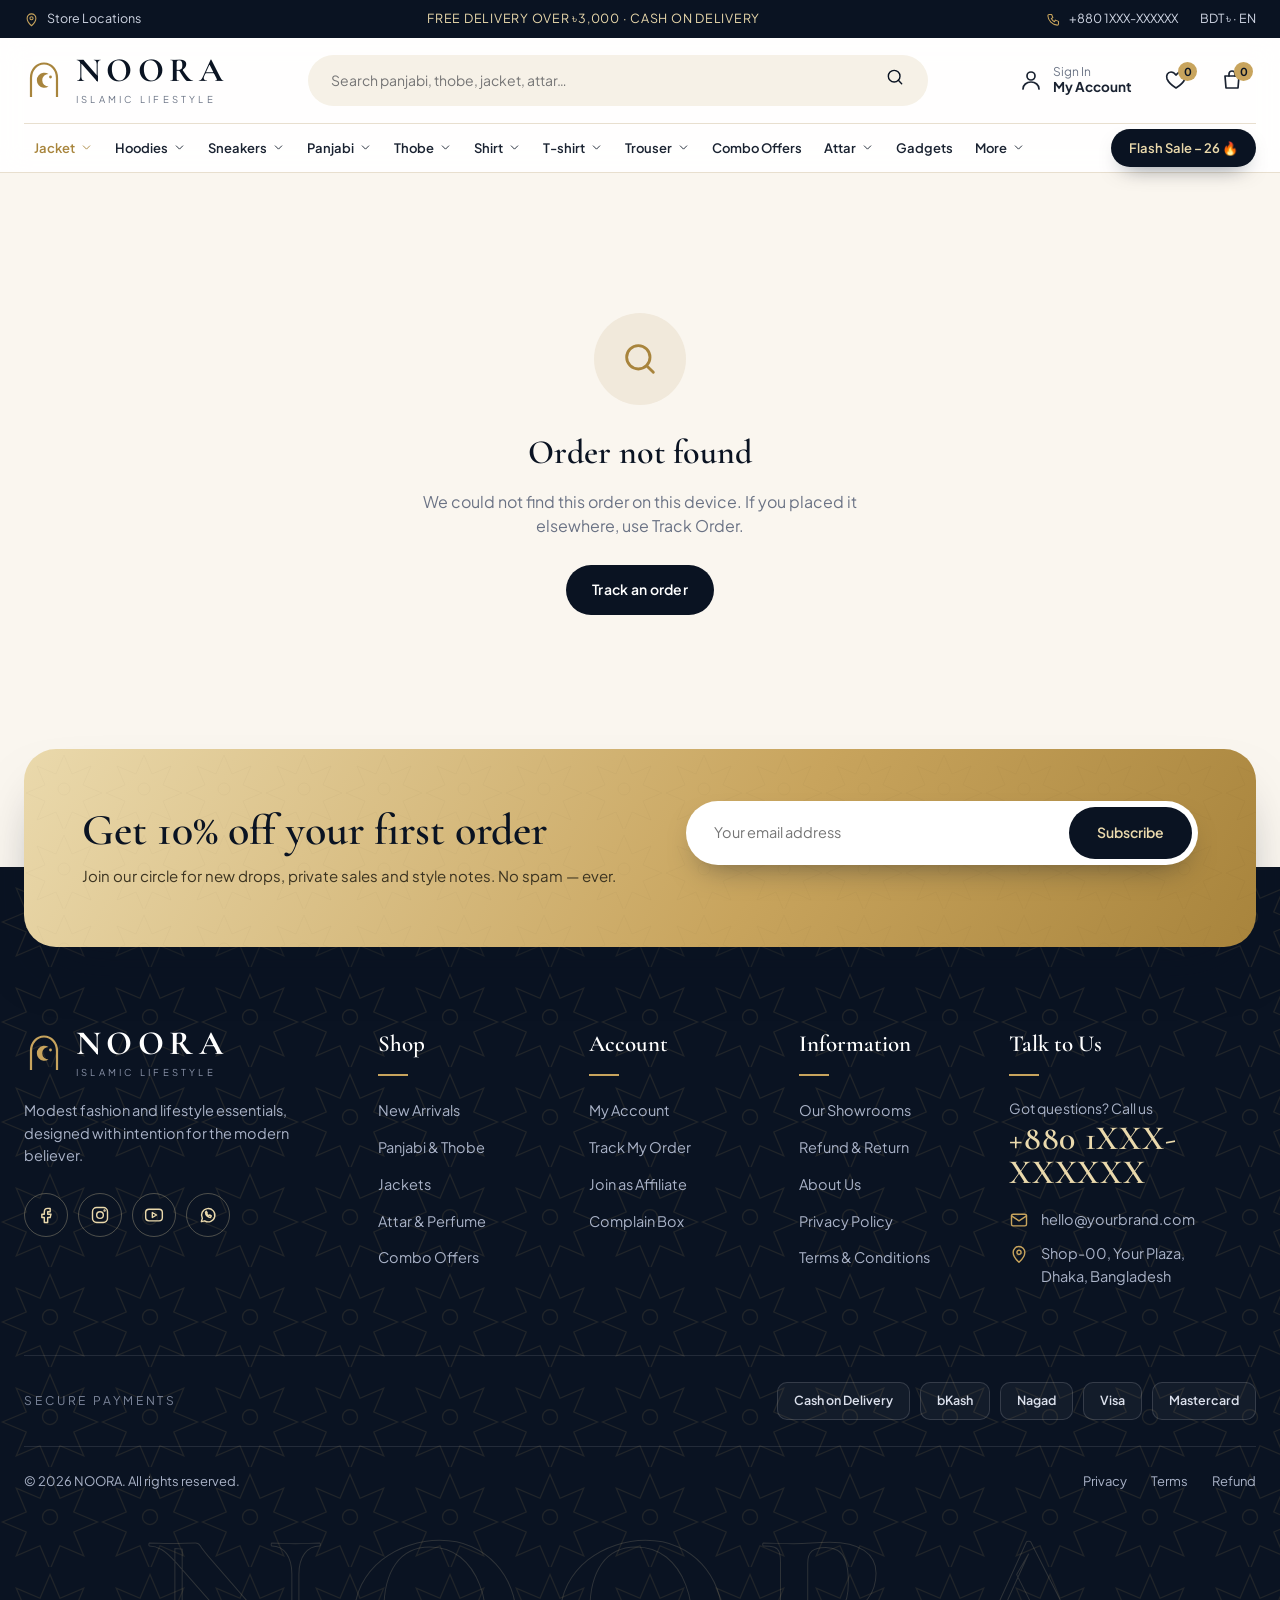
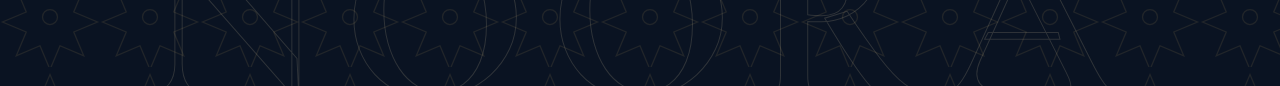
<file: docs/noora-site/order-success.html>
<!DOCTYPE html>
<html lang="en">
<head>
<meta charset="UTF-8">
<meta name="viewport" content="width=device-width, initial-scale=1">
<title>Order Confirmed — NOORA</title>
<meta name="description" content="Thank you! Your order has been placed.">
<link rel="preconnect" href="https://fonts.googleapis.com">
<link rel="preconnect" href="https://fonts.gstatic.com" crossorigin>
<link href="https://fonts.googleapis.com/css2?family=Cormorant+Garamond:ital,wght@0,500;0,600;0,700;1,500;1,600&family=Noto+Sans+Bengali:wght@400;600&family=Plus+Jakarta+Sans:wght@400;500;600;700&display=swap" rel="stylesheet">
<link rel="stylesheet" href="assets/style.css">
<script>document.documentElement.classList.add('js')</script>
</head>
<body>
<!-- ============ SVG SPRITES ============ -->
<svg width="0" height="0" style="position:absolute" aria-hidden="true">
  <!-- icons -->
  <symbol id="i-search" viewBox="0 0 24 24"><circle cx="11" cy="11" r="7"/><path d="M20 20l-4-4"/></symbol>
  <symbol id="i-user" viewBox="0 0 24 24"><circle cx="12" cy="8" r="4"/><path d="M4 21c0-4 3.5-7 8-7s8 3 8 7"/></symbol>
  <symbol id="i-heart" viewBox="0 0 24 24"><path d="M12 20s-7-4.5-9-9.2C1.8 7.5 3.7 4 7 4c2 0 3.7 1.2 5 3 1.3-1.8 3-3 5-3 3.3 0 5.2 3.500 4 6.800C19 15.500 12 20 12 20z"/></symbol>
  <symbol id="i-bag" viewBox="0 0 24 24"><path d="M5 8h14l-1 12H6L5 8z"/><path d="M9 8V6a3 3 0 0 1 6 0v2"/></symbol>
  <symbol id="i-truck" viewBox="0 0 24 24"><path d="M2 6h12v10H2zM14 10h4l3 3v3h-7"/><circle cx="7" cy="17.500" r="2"/><circle cx="17" cy="17.500" r="2"/></symbol>
  <symbol id="i-shield" viewBox="0 0 24 24"><path d="M12 3l8 3v6c0 5-3.500 8-8 9-4.500-1-8-4-8-9V6l8-3z"/><path d="M8.500 12l2.500 2.500 4.500-5"/></symbol>
  <symbol id="i-return" viewBox="0 0 24 24"><path d="M4 12a8 8 0 1 0 3-6.200"/><path d="M4 4v5h5"/></symbol>
  <symbol id="i-cash" viewBox="0 0 24 24"><rect x="2" y="6" width="20" height="12" rx="2"/><circle cx="12" cy="12" r="3"/></symbol>
  <symbol id="i-pin" viewBox="0 0 24 24"><path d="M12 22s7-6.200 7-12a7 7 0 1 0-14 0c0 5.800 7 12 7 12z"/><circle cx="12" cy="10" r="2.500"/></symbol>
  <symbol id="i-phone" viewBox="0 0 24 24"><path d="M5 4h4l2 5-2.500 1.500a11 11 0 0 0 5 5L15 13l5 2v4a2 2 0 0 1-2 2A16 16 0 0 1 3 6a2 2 0 0 1 2-2z"/></symbol>
  <symbol id="i-mail" viewBox="0 0 24 24"><rect x="3" y="5" width="18" height="14" rx="2"/><path d="M3 7l9 6 9-6"/></symbol>
  <symbol id="i-clock" viewBox="0 0 24 24"><circle cx="12" cy="12" r="9"/><path d="M12 7v5l3 2"/></symbol>
  <symbol id="i-arrow" viewBox="0 0 24 24"><path d="M5 12h14M13 6l6 6-6 6"/></symbol>
  <symbol id="i-left" viewBox="0 0 24 24"><path d="M19 12H5M11 6l-6 6 6 6"/></symbol>
  <symbol id="i-chev" viewBox="0 0 24 24"><path d="M6 9l6 6 6-6"/></symbol>
  <symbol id="i-menu" viewBox="0 0 24 24"><path d="M4 7h16M4 12h16M4 17h16"/></symbol>
  <symbol id="i-home" viewBox="0 0 24 24"><path d="M3 11l9-8 9 8v9a1 1 0 0 1-1 1h-5v-6H9v6H4a1 1 0 0 1-1-1z"/></symbol>
  <symbol id="i-grid" viewBox="0 0 24 24"><rect x="3" y="3" width="7" height="7" rx="1.5"/><rect x="14" y="3" width="7" height="7" rx="1.5"/><rect x="3" y="14" width="7" height="7" rx="1.5"/><rect x="14" y="14" width="7" height="7" rx="1.5"/></symbol>
  <symbol id="i-close" viewBox="0 0 24 24"><path d="M6 6l12 12M18 6L6 18"/></symbol>
  <symbol id="i-check" viewBox="0 0 24 24"><circle cx="12" cy="12" r="9"/><path d="M8 12l3 3 5-6"/></symbol>
  <symbol id="i-star" viewBox="0 0 24 24"><path d="M12 3l2.800 5.800 6.200.9-4.500 4.400 1 6.200L12 17.300 6.500 20.300l1-6.200L3 9.700l6.200-.9z"/></symbol>
  <symbol id="i-fb" viewBox="0 0 24 24"><path d="M14 8h3V4h-3a4 4 0 0 0-4 4v3H7v4h3v6h4v-6h3l1-4h-4V8z"/></symbol>
  <symbol id="i-ig" viewBox="0 0 24 24"><rect x="3" y="3" width="18" height="18" rx="5"/><circle cx="12" cy="12" r="4"/><circle cx="17.500" cy="6.500" r=".6"/></symbol>
  <symbol id="i-yt" viewBox="0 0 24 24"><rect x="2" y="5" width="20" height="14" rx="4"/><path d="M10 9l5 3-5 3z"/></symbol>
  <symbol id="i-wa" viewBox="0 0 24 24"><path d="M4 20l1.200-4A8 8 0 1 1 8 19z"/><path d="M9 9c0 3 3 6 6 6l1-2-2-1-1 .8c-1-.4-2-1.400-2.400-2.400L11 9.500 10 7.500z"/></symbol>
  <!-- logo -->
  <symbol id="logo" viewBox="0 0 40 40"><path d="M7 37V18C7 10 12.500 3.500 20 3.500S33 10 33 18v19" fill="none" stroke="currentColor" stroke-width="2.200"/><path d="M24.500 14a7.500 7.500 0 1 0 0 12.500 6 6 0 0 1 0-12.500z" fill="currentColor"/><circle cx="26.500" cy="17" r="1.400" fill="currentColor"/></symbol>

  <!-- garments (100 x 120) -->
  <symbol id="g-tshirt" viewBox="0 0 100 120"><path d="M32 12 L8 26 L17 48 L29 42 L29 106 Q29 110 33 110 H67 Q71 110 71 106 L71 42 L83 48 L92 26 L68 12 Q62 22 50 22 Q38 22 32 12 Z" fill="currentColor"/><path d="M32 12 Q38 22 50 22 Q62 22 68 12" fill="none" stroke="#000" stroke-opacity=".25" stroke-width="2"/><path d="M29 42 L17 48 M71 42 L83 48" stroke="#000" stroke-opacity=".14" stroke-width="1.500"/><path d="M29 99 H71" stroke="#000" stroke-opacity=".12" stroke-width="1.500"/><path d="M29 42 V106 Q29 110 33 110 H45 V42Z" fill="#fff" fill-opacity=".07"/></symbol>
  <symbol id="g-polo" viewBox="0 0 100 120"><path d="M32 12 L8 26 L17 48 L29 42 L29 106 Q29 110 33 110 H67 Q71 110 71 106 L71 42 L83 48 L92 26 L68 12 Q62 22 50 22 Q38 22 32 12 Z" fill="currentColor"/><path d="M38 10 L50 30 L62 10 L68 13 L56 32 L44 32 L32 13 Z" fill="#fff" fill-opacity=".28" stroke="#000" stroke-opacity=".2" stroke-width="1"/><path d="M50 30 V56" stroke="#000" stroke-opacity=".3" stroke-width="1.500"/><circle cx="53" cy="38" r="1.500" fill="#000" fill-opacity=".35"/><circle cx="53" cy="47" r="1.500" fill="#000" fill-opacity=".35"/><path d="M29 42 V106 Q29 110 33 110 H45 V42Z" fill="#fff" fill-opacity=".07"/></symbol>
  <symbol id="g-panjabi" viewBox="0 0 100 120"><path d="M33 8 L9 22 L16 56 L28 50 L26 112 Q26 114 29 114 H71 Q74 114 74 112 L72 50 L84 56 L91 22 L67 8 Q62 15 50 15 Q38 15 33 8 Z" fill="currentColor"/><path d="M40 9 Q50 18 60 9 L60 13 Q50 22 40 13 Z" fill="#000" fill-opacity=".18"/><path d="M50 18 V68" stroke="#000" stroke-opacity=".28" stroke-width="1.500"/><circle cx="50" cy="28" r="1.600" fill="#fff" fill-opacity=".8"/><circle cx="50" cy="40" r="1.600" fill="#fff" fill-opacity=".8"/><circle cx="50" cy="52" r="1.600" fill="#fff" fill-opacity=".8"/><path d="M28 50 L26 112 M72 50 L74 112" stroke="#000" stroke-opacity=".1" stroke-width="1.500"/><path d="M26 112 L28 50 L45 50 L45 114 H29Z" fill="#fff" fill-opacity=".07"/></symbol>
  <symbol id="g-thobe" viewBox="0 0 100 120"><path d="M34 6 L10 20 L14 58 L27 52 L25 116 H75 L73 52 L86 58 L90 20 L66 6 Q60 12 50 12 Q40 12 34 6 Z" fill="currentColor"/><path d="M42 7 Q50 15 58 7 L58 11 Q50 19 42 11Z" fill="#000" fill-opacity=".16"/><path d="M50 15 V62" stroke="#000" stroke-opacity=".25" stroke-width="1.500"/><path d="M60 72 H68 V86" fill="none" stroke="#000" stroke-opacity=".18" stroke-width="1.300"/><path d="M25 116 L27 52 L45 52 L45 116Z" fill="#fff" fill-opacity=".1"/></symbol>
  <symbol id="g-jacket" viewBox="0 0 100 120"><path d="M31 10 L7 26 L10 88 L25 86 L25 110 Q25 112 28 112 H72 Q75 112 75 110 L75 86 L90 88 L93 26 L69 10 L61 17 L50 13 L39 17 Z" fill="currentColor"/><path d="M39 17 L50 13 L61 17 L61 10 L69 10 L61 4 L50 8 L39 4 L31 10 L39 10Z" fill="#000" fill-opacity=".2"/><path d="M50 13 V112" stroke="#ead9ac" stroke-width="1.600" stroke-dasharray="2.500 2"/><path d="M30 92 H42 M58 92 H70" stroke="#000" stroke-opacity=".3" stroke-width="2" stroke-linecap="round"/><path d="M10 80 L25 78 M90 80 L75 78" stroke="#000" stroke-opacity=".25" stroke-width="2"/><path d="M25 86 V112 H45 V14 L39 17 L31 10 L7 26 L10 88Z" fill="#fff" fill-opacity=".08"/></symbol>
  <symbol id="g-trouser" viewBox="0 0 100 120"><path d="M30 6 H70 L76 112 Q76 114 73 114 H56 Q54 114 54 112 L50 44 L46 112 Q46 114 44 114 H27 Q24 114 24 112 Z" fill="currentColor"/><path d="M30 15 H70" stroke="#000" stroke-opacity=".25" stroke-width="1.500"/><path d="M46 6 V22 M54 6 V22" stroke="#ead9ac" stroke-width="1.300" stroke-linecap="round"/><path d="M24 112 L30 6 H50 V44 L46 112 Q46 114 44 114 H27 Q24 114 24 112Z" fill="#fff" fill-opacity=".08"/></symbol>
  <symbol id="g-sneaker" viewBox="0 0 100 120"><path d="M6 76 C6 66 14 62 22 60 L36 46 C40 42 46 44 48 48 L52 56 L74 64 C88 68 96 72 96 82 V90 H6 Z" fill="currentColor"/><path d="M4 90 H98 V98 Q98 100 96 100 H6 Q4 100 4 98 Z" fill="#f5f1e8"/><path d="M38 52 L44 58 M44 47 L50 54 M52 60 L58 66" stroke="#fff" stroke-opacity=".7" stroke-width="2" stroke-linecap="round"/><path d="M6 76 H96" stroke="#000" stroke-opacity=".15" stroke-width="1.500"/></symbol>
  <symbol id="g-attar" viewBox="0 0 100 120"><path d="M30 46 Q30 42 34 42 H66 Q70 42 70 46 V104 Q70 110 64 110 H36 Q30 110 30 104 Z" fill="currentColor" fill-opacity=".9"/><path d="M44 30 H56 V42 H44Z" fill="#ead9ac"/><path d="M40 12 Q40 8 44 8 H56 Q60 8 60 12 V30 H40Z" fill="#c8a45d"/><rect x="36" y="58" width="28" height="34" rx="3" fill="#fff" fill-opacity=".85"/><path d="M42 68 H58 M42 75 H58 M42 82 H52" stroke="#0a1322" stroke-opacity=".5" stroke-width="1.500" stroke-linecap="round"/><path d="M34 46 V104 H42 V46Z" fill="#fff" fill-opacity=".18"/></symbol>
  <symbol id="g-combo" viewBox="0 0 100 120"><use href="#g-tshirt" x="0" y="38" width="48" height="58" style="color:var(--c1)"/><use href="#g-tshirt" x="52" y="38" width="48" height="58" style="color:var(--c3)"/><use href="#g-tshirt" x="25" y="16" width="50" height="60" style="color:var(--c2)"/></symbol>
</svg>

<!-- ============ TOP BAR ============ -->
<div class="topbar">
  <div class="wrap">
    <a href="showrooms.html"><svg class="i"><use href="#i-pin"/></svg>Store Locations</a>
    <span class="mid">FREE DELIVERY OVER ৳3,000 · CASH ON DELIVERY</span>
    <div class="r"><span><svg class="i"><use href="#i-phone"/></svg>+880 1XXX-XXXXXX</span><span>BDT ৳ · EN</span></div>
  </div>
</div>

<header class="hdr" id="hdr">
  <div class="scrim" id="scrim"></div>
  <div class="wrap">
    <div class="hdr-main">
      <button class="nav-toggle" id="navT" aria-label="Open menu" aria-expanded="false" aria-controls="nav"><svg class="i"><use href="#i-menu"/></svg></button>
      <a href="index.html" class="logo" aria-label="NOORA home">
        <svg><use href="#logo"/></svg>
        <div><b>NOORA</b><small>Islamic Lifestyle</small></div>
      </a>
      <div class="sw">
        <form class="search" action="shop.html" method="get">
          <label class="sr" for="q">Search</label>
          <input id="q" name="q" type="search" placeholder="Search panjabi, thobe, jacket, attar…" autocomplete="off">
          <button aria-label="Search"><svg class="i"><use href="#i-search"/></svg></button>
        </form>
        <div class="sug" id="sug">
          <div class="st">Trending searches</div>
          <div class="sc"><a href="shop.html?q=Panjabi" data-q="Panjabi">Panjabi</a><a href="shop.html?q=Thobe" data-q="Thobe">Thobe</a><a href="shop.html?q=Padded+jacket" data-q="Padded jacket">Padded jacket</a><a href="shop.html?q=Oud+attar" data-q="Oud attar">Oud attar</a><a href="shop.html?q=Combo+offer" data-q="Combo offer">Combo offer</a><a href="shop.html?q=Polo+shirt" data-q="Polo shirt">Polo shirt</a></div>
          <div class="st">Popular categories</div>
          <div class="sl"><a href="shop.html?type=panjabi">Panjabi & Thobe <span>→</span></a><a href="shop.html?type=jacket">Jackets <span>→</span></a><a href="shop.html?type=attar">Attar & Perfume <span>→</span></a><a href="shop.html?type=combo">Combo Offers <span>→</span></a></div>
        </div>
      </div>
      <div class="acts">
        <a href="account.html" class="act act-u"><svg class="i"><use href="#i-user"/></svg><span class="t">Sign In<b>My Account</b></span></a>
        <a href="wishlist.html" class="act act-w" aria-label="Wishlist"><svg class="i"><use href="#i-heart"/></svg><span class="badge wc">0</span></a>
        <a href="cart.html" class="act" aria-label="Cart"><svg class="i"><use href="#i-bag"/></svg><span class="badge cc">0</span></a>
      </div>
    </div>
    <ul class="nav" id="nav" aria-label="Main menu"></ul>
  </div>
</header>
<main id="main">
<section class="pad" style="padding-top:70px"><div class="wrap" id="okRoot"></div></section>
</main>
<!-- ============ NEWSLETTER ============ -->
<section class="news"><div class="wrap">
  <div class="box reveal">
    <div><h2>Get 10% off your first order</h2><p>Join our circle for new drops, private sales and style notes. No spam — ever.</p></div>
    <div>
      <form class="nf" id="nf"><input type="email" required placeholder="Your email address" aria-label="Email"><button type="submit">Subscribe</button></form>
      <div class="nmsg" id="nmsg"></div>
    </div>
  </div>
</div></section>

<!-- ============ FOOTER ============ -->
<footer>
  <div class="wrap">
    <div class="f-grid">
      <div class="f-brand">
        <a href="index.html" class="logo"><svg><use href="#logo"/></svg><div><b>NOORA</b><small>Islamic Lifestyle</small></div></a>
        <p>Modest fashion and lifestyle essentials, designed with intention for the modern believer.</p>
        <div class="soc">
          <a href="#" aria-label="Facebook"><svg class="i"><use href="#i-fb"/></svg></a>
          <a href="#" aria-label="Instagram"><svg class="i"><use href="#i-ig"/></svg></a>
          <a href="#" aria-label="YouTube"><svg class="i"><use href="#i-yt"/></svg></a>
          <a href="#" aria-label="WhatsApp"><svg class="i"><use href="#i-wa"/></svg></a>
        </div>
      </div>
      <div class="f-col"><h5>Shop</h5><ul><li><a href="shop.html?sort=new">New Arrivals</a></li><li><a href="shop.html?type=panjabi">Panjabi & Thobe</a></li><li><a href="shop.html?type=jacket">Jackets</a></li><li><a href="shop.html?type=attar">Attar & Perfume</a></li><li><a href="shop.html?type=combo">Combo Offers</a></li></ul></div>
      <div class="f-col"><h5>Account</h5><ul><li><a href="account.html">My Account</a></li><li><a href="track-order.html">Track My Order</a></li><li><a href="affiliate.html">Join as Affiliate</a></li><li><a href="contact.html">Complain Box</a></li></ul></div>
      <div class="f-col"><h5>Information</h5><ul><li><a href="showrooms.html">Our Showrooms</a></li><li><a href="policy.html#refund">Refund & Return</a></li><li><a href="about.html">About Us</a></li><li><a href="policy.html#privacy">Privacy Policy</a></li><li><a href="policy.html#terms">Terms & Conditions</a></li></ul></div>
      <div class="f-col f-contact">
        <h5>Talk to Us</h5>
        <div style="font-size:14px">Got questions? Call us</div>
        <div class="big">+880 1XXX-XXXXXX</div>
        <div class="r"><svg class="i"><use href="#i-mail"/></svg><a href="contact.html">hello@yourbrand.com</a></div>
        <div class="r"><svg class="i"><use href="#i-pin"/></svg><span>Shop-00, Your Plaza,<br>Dhaka, Bangladesh</span></div>
      </div>
    </div>
    <div class="pay">
      <span class="lbl">Secure payments</span>
      <div class="chips"><span>Cash on Delivery</span><span>bKash</span><span>Nagad</span><span>Visa</span><span>Mastercard</span></div>
    </div>
    <div class="copy">
      <span>© <span id="yr">2026</span> NOORA. All rights reserved.</span>
      <nav><a href="policy.html#privacy">Privacy</a><a href="policy.html#terms">Terms</a><a href="policy.html#refund">Refund</a></nav>
    </div>
  </div>
  <div class="wm" aria-hidden="true">NOORA</div>
</footer>

<button class="top" id="top" aria-label="Back to top"><svg class="i"><use href="#i-arrow"/></svg></button>
<div class="toast" id="toast"><svg class="i"><use href="#i-check"/></svg><span>Added to cart</span></div>
<nav class="tabbar" aria-label="Quick navigation">
  <a href="index.html"><svg class="i"><use href="#i-home"/></svg>Home</a>
  <button type="button" id="tabShop"><svg class="i"><use href="#i-grid"/></svg>Shop</button>
  <a href="wishlist.html"><svg class="i"><use href="#i-heart"/></svg>Wishlist<span class="badge wc">0</span></a>
  <a href="cart.html"><svg class="i"><use href="#i-bag"/></svg>Cart<span class="badge cc">0</span></a>
  <a href="account.html"><svg class="i"><use href="#i-user"/></svg>Account</a>
</nav>
<script src="assets/data.js"></script>
<script src="assets/app.js"></script>
<script>
(function(){
  var id=new URLSearchParams(location.search).get('o'),o=Orders.find(id,''),root=$('#okRoot');
  if(!o){
    root.innerHTML='<div class="empty"><div class="ei"><svg class="i"><use href="#i-search"/></svg></div><h3>Order not found</h3><p>We could not find this order on this device. If you placed it elsewhere, use Track Order.</p><a class="btn dark" href="track-order.html">Track an order</a></div>';return;
  }
  var payL={cod:'Cash on Delivery',bkash:'bKash',nagad:'Nagad'}[o.pay]||'Cash on Delivery';
  var rows=o.items.map(function(i){var p=prod(i.id);
    return '<div class="crow"><div class="cimg" style="--pc:'+pc(p)+'">'+garment(p.type,p.color)+'</div><div><h4>'+esc(p.name)+'</h4><div class="sm" style="margin:4px 0 0">Size '+i.size+' · Qty '+i.qty+'</div></div><div class="rt2"><b style="margin:0">'+tk(p.price*i.qty)+'</b></div></div>'}).join('');
  root.innerHTML='<div class="okc"><div class="tick"><svg class="i"><use href="#i-check"/></svg></div>'
   +'<h1>Thank you, '+esc(o.name.split(' ')[0])+'!</h1><p>Your order has been placed successfully. Our team will call you shortly to confirm it, insha\'Allah.</p>'
   +'<div class="ocode">ORDER '+o.id+'</div>'
   +'<div class="panel ord-box"><h2>Order details</h2>'+rows
   +'<div class="sline" style="margin-top:8px"><span>Subtotal</span><b>'+tk(o.t.sub)+'</b></div>'
   +(o.t.disc?'<div class="sline disc"><span>Discount</span><b>− '+tk(o.t.disc)+'</b></div>':'')
   +'<div class="sline"><span>Delivery</span><b>'+(o.t.ship?tk(o.t.ship):'Free')+'</b></div>'
   +'<div class="sline tot"><span>Total</span><b>'+tk(o.t.total)+'</b></div>'
   +'<div class="row2" style="margin-top:22px;font-size:14px"><div><div style="color:var(--muted)">Deliver to</div><b style="color:var(--ink)">'+esc(o.name)+'</b><br>'+esc(o.address)+', '+esc(o.district)+'<br>'+esc(o.phone)+'</div><div><div style="color:var(--muted)">Payment</div><b style="color:var(--ink)">'+payL+'</b><br>'+(o.pay==='cod'?'Pay when you receive your order':'Transaction ID: '+esc(o.trx))+'</div></div></div>'
   +'<div style="display:flex;gap:12px;justify-content:center;margin-top:34px;flex-wrap:wrap"><a class="btn gold" href="track-order.html?id='+o.id+'&phone='+o.phone+'">Track my order <svg class="i"><use href="#i-arrow"/></svg></a><a class="btn line" href="shop.html">Continue shopping</a></div></div>';
})();
</script>
</body>
</html>
</file>
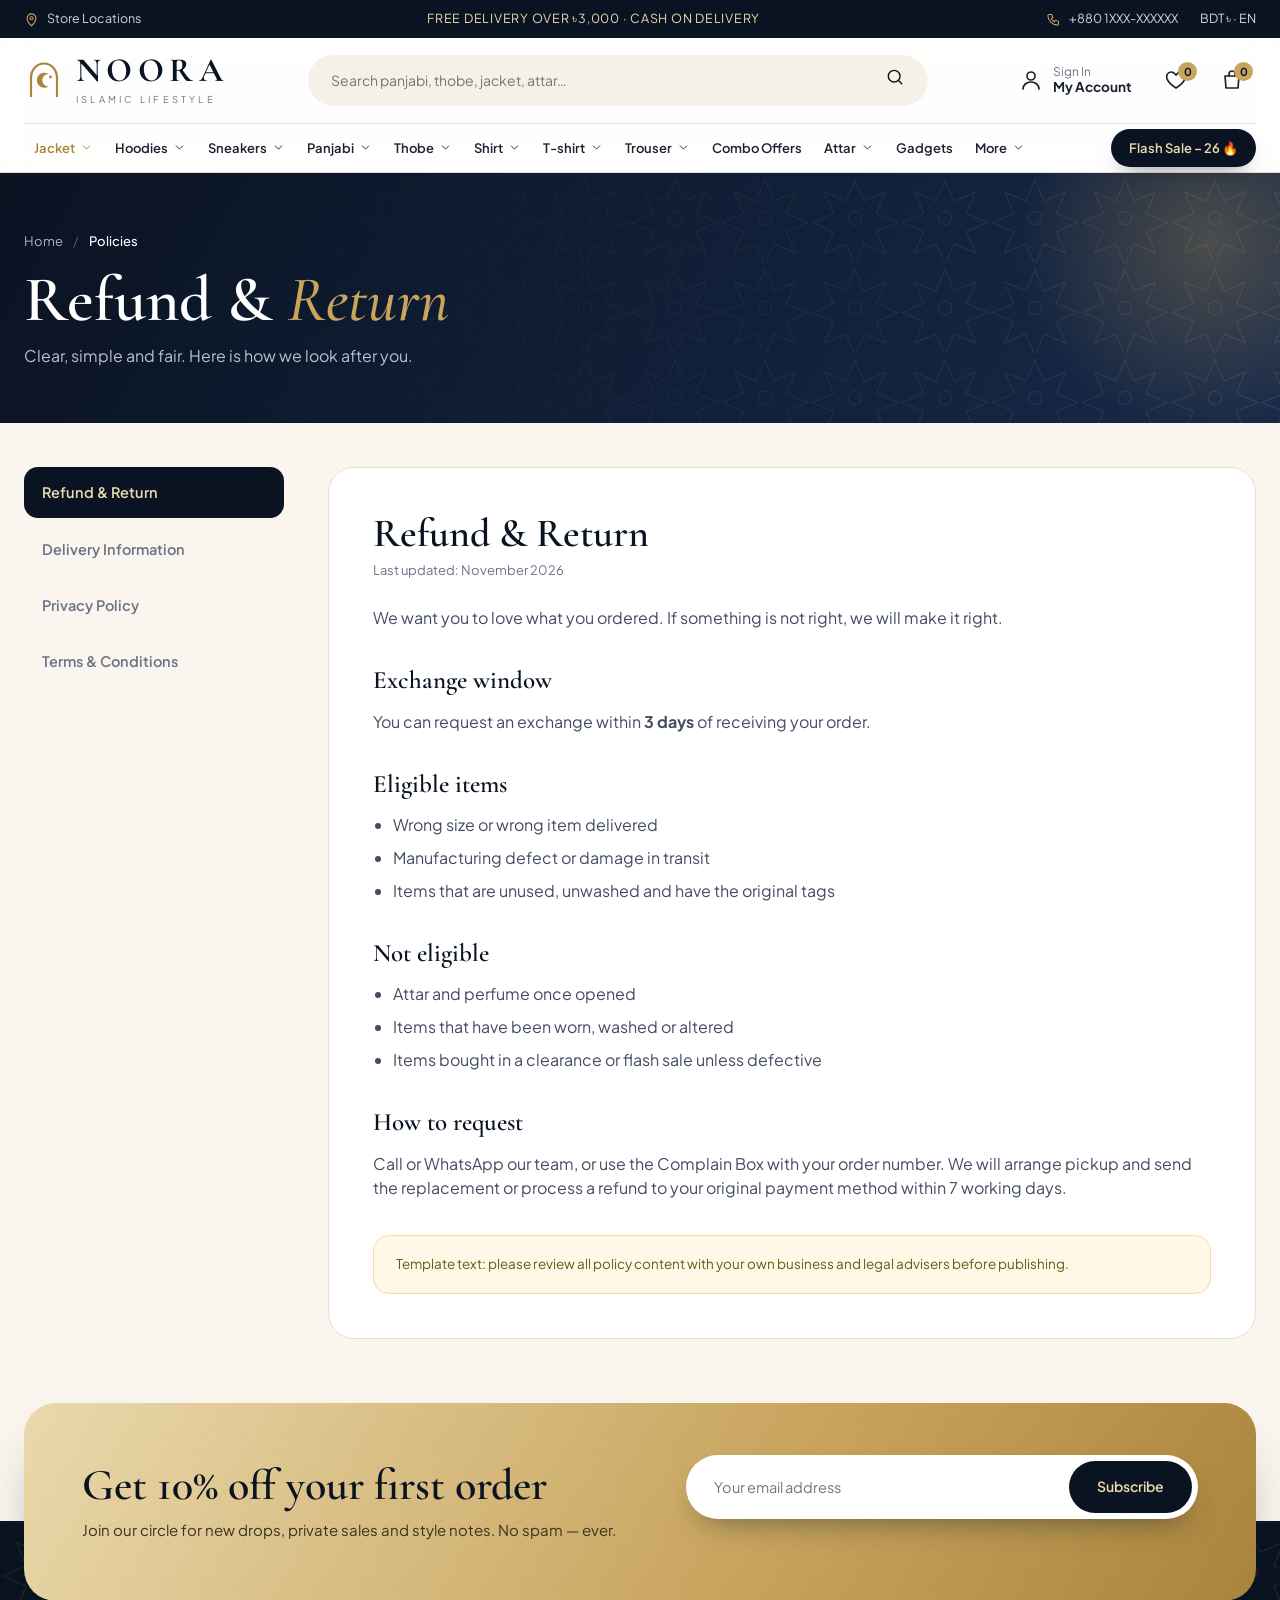
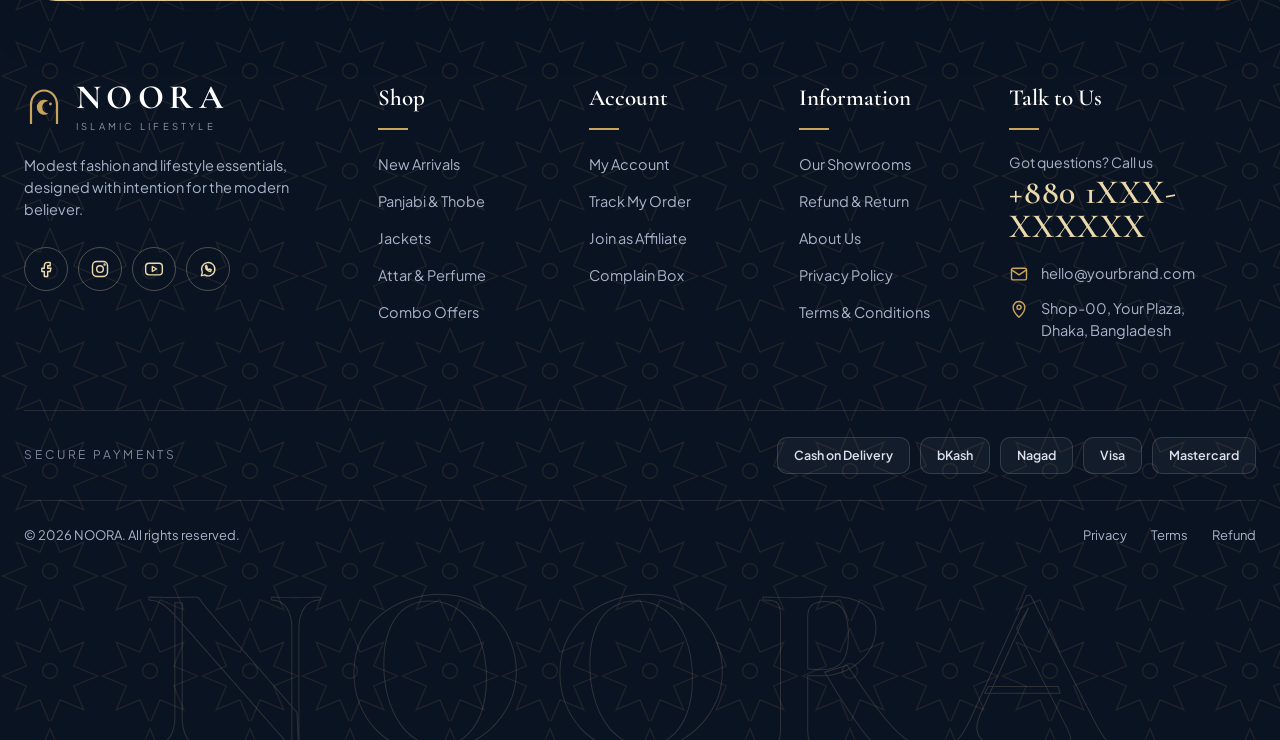
<file: docs/noora-site/policy.html>
<!DOCTYPE html>
<html lang="en">
<head>
<meta charset="UTF-8">
<meta name="viewport" content="width=device-width, initial-scale=1">
<title>Policies — NOORA</title>
<meta name="description" content="Refund and return, privacy, terms and delivery information.">
<link rel="preconnect" href="https://fonts.googleapis.com">
<link rel="preconnect" href="https://fonts.gstatic.com" crossorigin>
<link href="https://fonts.googleapis.com/css2?family=Cormorant+Garamond:ital,wght@0,500;0,600;0,700;1,500;1,600&family=Noto+Sans+Bengali:wght@400;600&family=Plus+Jakarta+Sans:wght@400;500;600;700&display=swap" rel="stylesheet">
<link rel="stylesheet" href="assets/style.css">
<script>document.documentElement.classList.add('js')</script>
</head>
<body>
<!-- ============ SVG SPRITES ============ -->
<svg width="0" height="0" style="position:absolute" aria-hidden="true">
  <!-- icons -->
  <symbol id="i-search" viewBox="0 0 24 24"><circle cx="11" cy="11" r="7"/><path d="M20 20l-4-4"/></symbol>
  <symbol id="i-user" viewBox="0 0 24 24"><circle cx="12" cy="8" r="4"/><path d="M4 21c0-4 3.5-7 8-7s8 3 8 7"/></symbol>
  <symbol id="i-heart" viewBox="0 0 24 24"><path d="M12 20s-7-4.5-9-9.2C1.8 7.5 3.7 4 7 4c2 0 3.7 1.2 5 3 1.3-1.8 3-3 5-3 3.3 0 5.2 3.500 4 6.800C19 15.500 12 20 12 20z"/></symbol>
  <symbol id="i-bag" viewBox="0 0 24 24"><path d="M5 8h14l-1 12H6L5 8z"/><path d="M9 8V6a3 3 0 0 1 6 0v2"/></symbol>
  <symbol id="i-truck" viewBox="0 0 24 24"><path d="M2 6h12v10H2zM14 10h4l3 3v3h-7"/><circle cx="7" cy="17.500" r="2"/><circle cx="17" cy="17.500" r="2"/></symbol>
  <symbol id="i-shield" viewBox="0 0 24 24"><path d="M12 3l8 3v6c0 5-3.500 8-8 9-4.500-1-8-4-8-9V6l8-3z"/><path d="M8.500 12l2.500 2.500 4.500-5"/></symbol>
  <symbol id="i-return" viewBox="0 0 24 24"><path d="M4 12a8 8 0 1 0 3-6.200"/><path d="M4 4v5h5"/></symbol>
  <symbol id="i-cash" viewBox="0 0 24 24"><rect x="2" y="6" width="20" height="12" rx="2"/><circle cx="12" cy="12" r="3"/></symbol>
  <symbol id="i-pin" viewBox="0 0 24 24"><path d="M12 22s7-6.200 7-12a7 7 0 1 0-14 0c0 5.800 7 12 7 12z"/><circle cx="12" cy="10" r="2.500"/></symbol>
  <symbol id="i-phone" viewBox="0 0 24 24"><path d="M5 4h4l2 5-2.500 1.500a11 11 0 0 0 5 5L15 13l5 2v4a2 2 0 0 1-2 2A16 16 0 0 1 3 6a2 2 0 0 1 2-2z"/></symbol>
  <symbol id="i-mail" viewBox="0 0 24 24"><rect x="3" y="5" width="18" height="14" rx="2"/><path d="M3 7l9 6 9-6"/></symbol>
  <symbol id="i-clock" viewBox="0 0 24 24"><circle cx="12" cy="12" r="9"/><path d="M12 7v5l3 2"/></symbol>
  <symbol id="i-arrow" viewBox="0 0 24 24"><path d="M5 12h14M13 6l6 6-6 6"/></symbol>
  <symbol id="i-left" viewBox="0 0 24 24"><path d="M19 12H5M11 6l-6 6 6 6"/></symbol>
  <symbol id="i-chev" viewBox="0 0 24 24"><path d="M6 9l6 6 6-6"/></symbol>
  <symbol id="i-menu" viewBox="0 0 24 24"><path d="M4 7h16M4 12h16M4 17h16"/></symbol>
  <symbol id="i-home" viewBox="0 0 24 24"><path d="M3 11l9-8 9 8v9a1 1 0 0 1-1 1h-5v-6H9v6H4a1 1 0 0 1-1-1z"/></symbol>
  <symbol id="i-grid" viewBox="0 0 24 24"><rect x="3" y="3" width="7" height="7" rx="1.5"/><rect x="14" y="3" width="7" height="7" rx="1.5"/><rect x="3" y="14" width="7" height="7" rx="1.5"/><rect x="14" y="14" width="7" height="7" rx="1.5"/></symbol>
  <symbol id="i-close" viewBox="0 0 24 24"><path d="M6 6l12 12M18 6L6 18"/></symbol>
  <symbol id="i-check" viewBox="0 0 24 24"><circle cx="12" cy="12" r="9"/><path d="M8 12l3 3 5-6"/></symbol>
  <symbol id="i-star" viewBox="0 0 24 24"><path d="M12 3l2.800 5.800 6.200.9-4.500 4.400 1 6.200L12 17.300 6.500 20.300l1-6.200L3 9.700l6.200-.9z"/></symbol>
  <symbol id="i-fb" viewBox="0 0 24 24"><path d="M14 8h3V4h-3a4 4 0 0 0-4 4v3H7v4h3v6h4v-6h3l1-4h-4V8z"/></symbol>
  <symbol id="i-ig" viewBox="0 0 24 24"><rect x="3" y="3" width="18" height="18" rx="5"/><circle cx="12" cy="12" r="4"/><circle cx="17.500" cy="6.500" r=".6"/></symbol>
  <symbol id="i-yt" viewBox="0 0 24 24"><rect x="2" y="5" width="20" height="14" rx="4"/><path d="M10 9l5 3-5 3z"/></symbol>
  <symbol id="i-wa" viewBox="0 0 24 24"><path d="M4 20l1.200-4A8 8 0 1 1 8 19z"/><path d="M9 9c0 3 3 6 6 6l1-2-2-1-1 .8c-1-.4-2-1.400-2.400-2.400L11 9.500 10 7.500z"/></symbol>
  <!-- logo -->
  <symbol id="logo" viewBox="0 0 40 40"><path d="M7 37V18C7 10 12.500 3.500 20 3.500S33 10 33 18v19" fill="none" stroke="currentColor" stroke-width="2.200"/><path d="M24.500 14a7.500 7.500 0 1 0 0 12.500 6 6 0 0 1 0-12.500z" fill="currentColor"/><circle cx="26.500" cy="17" r="1.400" fill="currentColor"/></symbol>

  <!-- garments (100 x 120) -->
  <symbol id="g-tshirt" viewBox="0 0 100 120"><path d="M32 12 L8 26 L17 48 L29 42 L29 106 Q29 110 33 110 H67 Q71 110 71 106 L71 42 L83 48 L92 26 L68 12 Q62 22 50 22 Q38 22 32 12 Z" fill="currentColor"/><path d="M32 12 Q38 22 50 22 Q62 22 68 12" fill="none" stroke="#000" stroke-opacity=".25" stroke-width="2"/><path d="M29 42 L17 48 M71 42 L83 48" stroke="#000" stroke-opacity=".14" stroke-width="1.500"/><path d="M29 99 H71" stroke="#000" stroke-opacity=".12" stroke-width="1.500"/><path d="M29 42 V106 Q29 110 33 110 H45 V42Z" fill="#fff" fill-opacity=".07"/></symbol>
  <symbol id="g-polo" viewBox="0 0 100 120"><path d="M32 12 L8 26 L17 48 L29 42 L29 106 Q29 110 33 110 H67 Q71 110 71 106 L71 42 L83 48 L92 26 L68 12 Q62 22 50 22 Q38 22 32 12 Z" fill="currentColor"/><path d="M38 10 L50 30 L62 10 L68 13 L56 32 L44 32 L32 13 Z" fill="#fff" fill-opacity=".28" stroke="#000" stroke-opacity=".2" stroke-width="1"/><path d="M50 30 V56" stroke="#000" stroke-opacity=".3" stroke-width="1.500"/><circle cx="53" cy="38" r="1.500" fill="#000" fill-opacity=".35"/><circle cx="53" cy="47" r="1.500" fill="#000" fill-opacity=".35"/><path d="M29 42 V106 Q29 110 33 110 H45 V42Z" fill="#fff" fill-opacity=".07"/></symbol>
  <symbol id="g-panjabi" viewBox="0 0 100 120"><path d="M33 8 L9 22 L16 56 L28 50 L26 112 Q26 114 29 114 H71 Q74 114 74 112 L72 50 L84 56 L91 22 L67 8 Q62 15 50 15 Q38 15 33 8 Z" fill="currentColor"/><path d="M40 9 Q50 18 60 9 L60 13 Q50 22 40 13 Z" fill="#000" fill-opacity=".18"/><path d="M50 18 V68" stroke="#000" stroke-opacity=".28" stroke-width="1.500"/><circle cx="50" cy="28" r="1.600" fill="#fff" fill-opacity=".8"/><circle cx="50" cy="40" r="1.600" fill="#fff" fill-opacity=".8"/><circle cx="50" cy="52" r="1.600" fill="#fff" fill-opacity=".8"/><path d="M28 50 L26 112 M72 50 L74 112" stroke="#000" stroke-opacity=".1" stroke-width="1.500"/><path d="M26 112 L28 50 L45 50 L45 114 H29Z" fill="#fff" fill-opacity=".07"/></symbol>
  <symbol id="g-thobe" viewBox="0 0 100 120"><path d="M34 6 L10 20 L14 58 L27 52 L25 116 H75 L73 52 L86 58 L90 20 L66 6 Q60 12 50 12 Q40 12 34 6 Z" fill="currentColor"/><path d="M42 7 Q50 15 58 7 L58 11 Q50 19 42 11Z" fill="#000" fill-opacity=".16"/><path d="M50 15 V62" stroke="#000" stroke-opacity=".25" stroke-width="1.500"/><path d="M60 72 H68 V86" fill="none" stroke="#000" stroke-opacity=".18" stroke-width="1.300"/><path d="M25 116 L27 52 L45 52 L45 116Z" fill="#fff" fill-opacity=".1"/></symbol>
  <symbol id="g-jacket" viewBox="0 0 100 120"><path d="M31 10 L7 26 L10 88 L25 86 L25 110 Q25 112 28 112 H72 Q75 112 75 110 L75 86 L90 88 L93 26 L69 10 L61 17 L50 13 L39 17 Z" fill="currentColor"/><path d="M39 17 L50 13 L61 17 L61 10 L69 10 L61 4 L50 8 L39 4 L31 10 L39 10Z" fill="#000" fill-opacity=".2"/><path d="M50 13 V112" stroke="#ead9ac" stroke-width="1.600" stroke-dasharray="2.500 2"/><path d="M30 92 H42 M58 92 H70" stroke="#000" stroke-opacity=".3" stroke-width="2" stroke-linecap="round"/><path d="M10 80 L25 78 M90 80 L75 78" stroke="#000" stroke-opacity=".25" stroke-width="2"/><path d="M25 86 V112 H45 V14 L39 17 L31 10 L7 26 L10 88Z" fill="#fff" fill-opacity=".08"/></symbol>
  <symbol id="g-trouser" viewBox="0 0 100 120"><path d="M30 6 H70 L76 112 Q76 114 73 114 H56 Q54 114 54 112 L50 44 L46 112 Q46 114 44 114 H27 Q24 114 24 112 Z" fill="currentColor"/><path d="M30 15 H70" stroke="#000" stroke-opacity=".25" stroke-width="1.500"/><path d="M46 6 V22 M54 6 V22" stroke="#ead9ac" stroke-width="1.300" stroke-linecap="round"/><path d="M24 112 L30 6 H50 V44 L46 112 Q46 114 44 114 H27 Q24 114 24 112Z" fill="#fff" fill-opacity=".08"/></symbol>
  <symbol id="g-sneaker" viewBox="0 0 100 120"><path d="M6 76 C6 66 14 62 22 60 L36 46 C40 42 46 44 48 48 L52 56 L74 64 C88 68 96 72 96 82 V90 H6 Z" fill="currentColor"/><path d="M4 90 H98 V98 Q98 100 96 100 H6 Q4 100 4 98 Z" fill="#f5f1e8"/><path d="M38 52 L44 58 M44 47 L50 54 M52 60 L58 66" stroke="#fff" stroke-opacity=".7" stroke-width="2" stroke-linecap="round"/><path d="M6 76 H96" stroke="#000" stroke-opacity=".15" stroke-width="1.500"/></symbol>
  <symbol id="g-attar" viewBox="0 0 100 120"><path d="M30 46 Q30 42 34 42 H66 Q70 42 70 46 V104 Q70 110 64 110 H36 Q30 110 30 104 Z" fill="currentColor" fill-opacity=".9"/><path d="M44 30 H56 V42 H44Z" fill="#ead9ac"/><path d="M40 12 Q40 8 44 8 H56 Q60 8 60 12 V30 H40Z" fill="#c8a45d"/><rect x="36" y="58" width="28" height="34" rx="3" fill="#fff" fill-opacity=".85"/><path d="M42 68 H58 M42 75 H58 M42 82 H52" stroke="#0a1322" stroke-opacity=".5" stroke-width="1.500" stroke-linecap="round"/><path d="M34 46 V104 H42 V46Z" fill="#fff" fill-opacity=".18"/></symbol>
  <symbol id="g-combo" viewBox="0 0 100 120"><use href="#g-tshirt" x="0" y="38" width="48" height="58" style="color:var(--c1)"/><use href="#g-tshirt" x="52" y="38" width="48" height="58" style="color:var(--c3)"/><use href="#g-tshirt" x="25" y="16" width="50" height="60" style="color:var(--c2)"/></symbol>
</svg>

<!-- ============ TOP BAR ============ -->
<div class="topbar">
  <div class="wrap">
    <a href="showrooms.html"><svg class="i"><use href="#i-pin"/></svg>Store Locations</a>
    <span class="mid">FREE DELIVERY OVER ৳3,000 · CASH ON DELIVERY</span>
    <div class="r"><span><svg class="i"><use href="#i-phone"/></svg>+880 1XXX-XXXXXX</span><span>BDT ৳ · EN</span></div>
  </div>
</div>

<header class="hdr" id="hdr">
  <div class="scrim" id="scrim"></div>
  <div class="wrap">
    <div class="hdr-main">
      <button class="nav-toggle" id="navT" aria-label="Open menu" aria-expanded="false" aria-controls="nav"><svg class="i"><use href="#i-menu"/></svg></button>
      <a href="index.html" class="logo" aria-label="NOORA home">
        <svg><use href="#logo"/></svg>
        <div><b>NOORA</b><small>Islamic Lifestyle</small></div>
      </a>
      <div class="sw">
        <form class="search" action="shop.html" method="get">
          <label class="sr" for="q">Search</label>
          <input id="q" name="q" type="search" placeholder="Search panjabi, thobe, jacket, attar…" autocomplete="off">
          <button aria-label="Search"><svg class="i"><use href="#i-search"/></svg></button>
        </form>
        <div class="sug" id="sug">
          <div class="st">Trending searches</div>
          <div class="sc"><a href="shop.html?q=Panjabi" data-q="Panjabi">Panjabi</a><a href="shop.html?q=Thobe" data-q="Thobe">Thobe</a><a href="shop.html?q=Padded+jacket" data-q="Padded jacket">Padded jacket</a><a href="shop.html?q=Oud+attar" data-q="Oud attar">Oud attar</a><a href="shop.html?q=Combo+offer" data-q="Combo offer">Combo offer</a><a href="shop.html?q=Polo+shirt" data-q="Polo shirt">Polo shirt</a></div>
          <div class="st">Popular categories</div>
          <div class="sl"><a href="shop.html?type=panjabi">Panjabi & Thobe <span>→</span></a><a href="shop.html?type=jacket">Jackets <span>→</span></a><a href="shop.html?type=attar">Attar & Perfume <span>→</span></a><a href="shop.html?type=combo">Combo Offers <span>→</span></a></div>
        </div>
      </div>
      <div class="acts">
        <a href="account.html" class="act act-u"><svg class="i"><use href="#i-user"/></svg><span class="t">Sign In<b>My Account</b></span></a>
        <a href="wishlist.html" class="act act-w" aria-label="Wishlist"><svg class="i"><use href="#i-heart"/></svg><span class="badge wc">0</span></a>
        <a href="cart.html" class="act" aria-label="Cart"><svg class="i"><use href="#i-bag"/></svg><span class="badge cc">0</span></a>
      </div>
    </div>
    <ul class="nav" id="nav" aria-label="Main menu"></ul>
  </div>
</header>
<main id="main">
<section class="phead"><div class="wrap">
  <nav class="crumb"><a href="index.html">Home</a><span>/</span><b>Policies</b></nav>
  <h1 id="pTitle">Refund & <em>Return</em></h1>
  <p>Clear, simple and fair. Here is how we look after you.</p>
</div></section>
<section class="pad" style="padding-top:44px"><div class="wrap policy">
  <nav class="ptabs" id="ptabs">
    <a href="#refund" data-t="refund" class="on">Refund & Return</a>
    <a href="#delivery" data-t="delivery">Delivery Information</a>
    <a href="#privacy" data-t="privacy">Privacy Policy</a>
    <a href="#terms" data-t="terms">Terms & Conditions</a>
  </nav>
  <div class="panel" style="padding:44px">
    <article class="prose on" id="s-refund">
      <h2>Refund & Return</h2><div class="upd">Last updated: November 2026</div>
      <p>We want you to love what you ordered. If something is not right, we will make it right.</p>
      <h3>Exchange window</h3><p>You can request an exchange within <b>3 days</b> of receiving your order.</p>
      <h3>Eligible items</h3><ul><li>Wrong size or wrong item delivered</li><li>Manufacturing defect or damage in transit</li><li>Items that are unused, unwashed and have the original tags</li></ul>
      <h3>Not eligible</h3><ul><li>Attar and perfume once opened</li><li>Items that have been worn, washed or altered</li><li>Items bought in a clearance or flash sale unless defective</li></ul>
      <h3>How to request</h3><p>Call or WhatsApp our team, or use the Complain Box with your order number. We will arrange pickup and send the replacement or process a refund to your original payment method within 7 working days.</p>
      <div class="warn">Template text: please review all policy content with your own business and legal advisers before publishing.</div>
    </article>
    <article class="prose" id="s-delivery">
      <h2>Delivery Information</h2><div class="upd">Last updated: November 2026</div>
      <h3>Delivery time</h3><ul><li>Inside Dhaka: 1–2 working days</li><li>Outside Dhaka: 3–7 working days</li></ul>
      <h3>Delivery charge</h3><ul><li>Inside Dhaka: ৳70</li><li>Outside Dhaka: ৳110</li><li>Free delivery on orders above ৳3,000</li></ul>
      <h3>Payment</h3><p>Cash on delivery is available nationwide. You can also pay by bKash or Nagad. Our team will call to confirm every order before dispatch.</p>
      <div class="warn">Template text: please review all policy content with your own business and legal advisers before publishing.</div>
    </article>
    <article class="prose" id="s-privacy">
      <h2>Privacy Policy</h2><div class="upd">Last updated: November 2026</div>
      <p>Your privacy matters to us. This page explains what we collect and how we use it.</p>
      <h3>What we collect</h3><ul><li>Name, mobile number, address and email you provide at checkout</li><li>Order history and support messages</li><li>Basic usage data to improve the website</li></ul>
      <h3>How we use it</h3><ul><li>To process and deliver your orders</li><li>To contact you about your order</li><li>To send offers, only if you subscribe</li></ul>
      <h3>Your choices</h3><p>You can ask us to update or delete your information, or unsubscribe from emails at any time by contacting us.</p>
      <div class="warn">Template text: please review all policy content with your own business and legal advisers before publishing.</div>
    </article>
    <article class="prose" id="s-terms">
      <h2>Terms & Conditions</h2><div class="upd">Last updated: November 2026</div>
      <h3>Orders</h3><p>Placing an order is an offer to buy. We confirm every order by phone and may cancel orders we cannot fulfil.</p>
      <h3>Pricing</h3><p>Prices are in Bangladeshi Taka (৳) and may change without notice. The price at checkout is the price you pay.</p>
      <h3>Product information</h3><p>We try to show colours and details accurately. Slight variations may occur because of lighting and screen settings.</p>
      <h3>Contact</h3><p>For any questions about these terms, please reach us through the Contact page.</p>
      <div class="warn">Template text: please review all policy content with your own business and legal advisers before publishing.</div>
    </article>
  </div>
</div></section>
</main>
<!-- ============ NEWSLETTER ============ -->
<section class="news"><div class="wrap">
  <div class="box reveal">
    <div><h2>Get 10% off your first order</h2><p>Join our circle for new drops, private sales and style notes. No spam — ever.</p></div>
    <div>
      <form class="nf" id="nf"><input type="email" required placeholder="Your email address" aria-label="Email"><button type="submit">Subscribe</button></form>
      <div class="nmsg" id="nmsg"></div>
    </div>
  </div>
</div></section>

<!-- ============ FOOTER ============ -->
<footer>
  <div class="wrap">
    <div class="f-grid">
      <div class="f-brand">
        <a href="index.html" class="logo"><svg><use href="#logo"/></svg><div><b>NOORA</b><small>Islamic Lifestyle</small></div></a>
        <p>Modest fashion and lifestyle essentials, designed with intention for the modern believer.</p>
        <div class="soc">
          <a href="#" aria-label="Facebook"><svg class="i"><use href="#i-fb"/></svg></a>
          <a href="#" aria-label="Instagram"><svg class="i"><use href="#i-ig"/></svg></a>
          <a href="#" aria-label="YouTube"><svg class="i"><use href="#i-yt"/></svg></a>
          <a href="#" aria-label="WhatsApp"><svg class="i"><use href="#i-wa"/></svg></a>
        </div>
      </div>
      <div class="f-col"><h5>Shop</h5><ul><li><a href="shop.html?sort=new">New Arrivals</a></li><li><a href="shop.html?type=panjabi">Panjabi & Thobe</a></li><li><a href="shop.html?type=jacket">Jackets</a></li><li><a href="shop.html?type=attar">Attar & Perfume</a></li><li><a href="shop.html?type=combo">Combo Offers</a></li></ul></div>
      <div class="f-col"><h5>Account</h5><ul><li><a href="account.html">My Account</a></li><li><a href="track-order.html">Track My Order</a></li><li><a href="affiliate.html">Join as Affiliate</a></li><li><a href="contact.html">Complain Box</a></li></ul></div>
      <div class="f-col"><h5>Information</h5><ul><li><a href="showrooms.html">Our Showrooms</a></li><li><a href="policy.html#refund">Refund & Return</a></li><li><a href="about.html">About Us</a></li><li><a href="policy.html#privacy">Privacy Policy</a></li><li><a href="policy.html#terms">Terms & Conditions</a></li></ul></div>
      <div class="f-col f-contact">
        <h5>Talk to Us</h5>
        <div style="font-size:14px">Got questions? Call us</div>
        <div class="big">+880 1XXX-XXXXXX</div>
        <div class="r"><svg class="i"><use href="#i-mail"/></svg><a href="contact.html">hello@yourbrand.com</a></div>
        <div class="r"><svg class="i"><use href="#i-pin"/></svg><span>Shop-00, Your Plaza,<br>Dhaka, Bangladesh</span></div>
      </div>
    </div>
    <div class="pay">
      <span class="lbl">Secure payments</span>
      <div class="chips"><span>Cash on Delivery</span><span>bKash</span><span>Nagad</span><span>Visa</span><span>Mastercard</span></div>
    </div>
    <div class="copy">
      <span>© <span id="yr">2026</span> NOORA. All rights reserved.</span>
      <nav><a href="policy.html#privacy">Privacy</a><a href="policy.html#terms">Terms</a><a href="policy.html#refund">Refund</a></nav>
    </div>
  </div>
  <div class="wm" aria-hidden="true">NOORA</div>
</footer>

<button class="top" id="top" aria-label="Back to top"><svg class="i"><use href="#i-arrow"/></svg></button>
<div class="toast" id="toast"><svg class="i"><use href="#i-check"/></svg><span>Added to cart</span></div>
<nav class="tabbar" aria-label="Quick navigation">
  <a href="index.html"><svg class="i"><use href="#i-home"/></svg>Home</a>
  <button type="button" id="tabShop"><svg class="i"><use href="#i-grid"/></svg>Shop</button>
  <a href="wishlist.html"><svg class="i"><use href="#i-heart"/></svg>Wishlist<span class="badge wc">0</span></a>
  <a href="cart.html"><svg class="i"><use href="#i-bag"/></svg>Cart<span class="badge cc">0</span></a>
  <a href="account.html"><svg class="i"><use href="#i-user"/></svg>Account</a>
</nav>
<script src="assets/data.js"></script>
<script src="assets/app.js"></script>
<script>
(function(){
  var T={refund:'Refund & <em>Return</em>',delivery:'Delivery <em>Information</em>',privacy:'Privacy <em>Policy</em>',terms:'Terms & <em>Conditions</em>'};
  function go(k){
    if(!T[k])k='refund';
    $$('#ptabs a').forEach(function(a){a.classList.toggle('on',a.dataset.t===k)});
    $$('.prose').forEach(function(s){s.classList.toggle('on',s.id==='s-'+k)});
    $('#pTitle').innerHTML=T[k];
  }
  window.addEventListener('hashchange',function(){go(location.hash.slice(1))});
  $('#ptabs').addEventListener('click',function(e){var a=e.target.closest('a');if(!a)return;e.preventDefault();history.replaceState(null,'','#'+a.dataset.t);go(a.dataset.t)});
  go(location.hash.slice(1));
})();
</script>
</body>
</html>
</file>
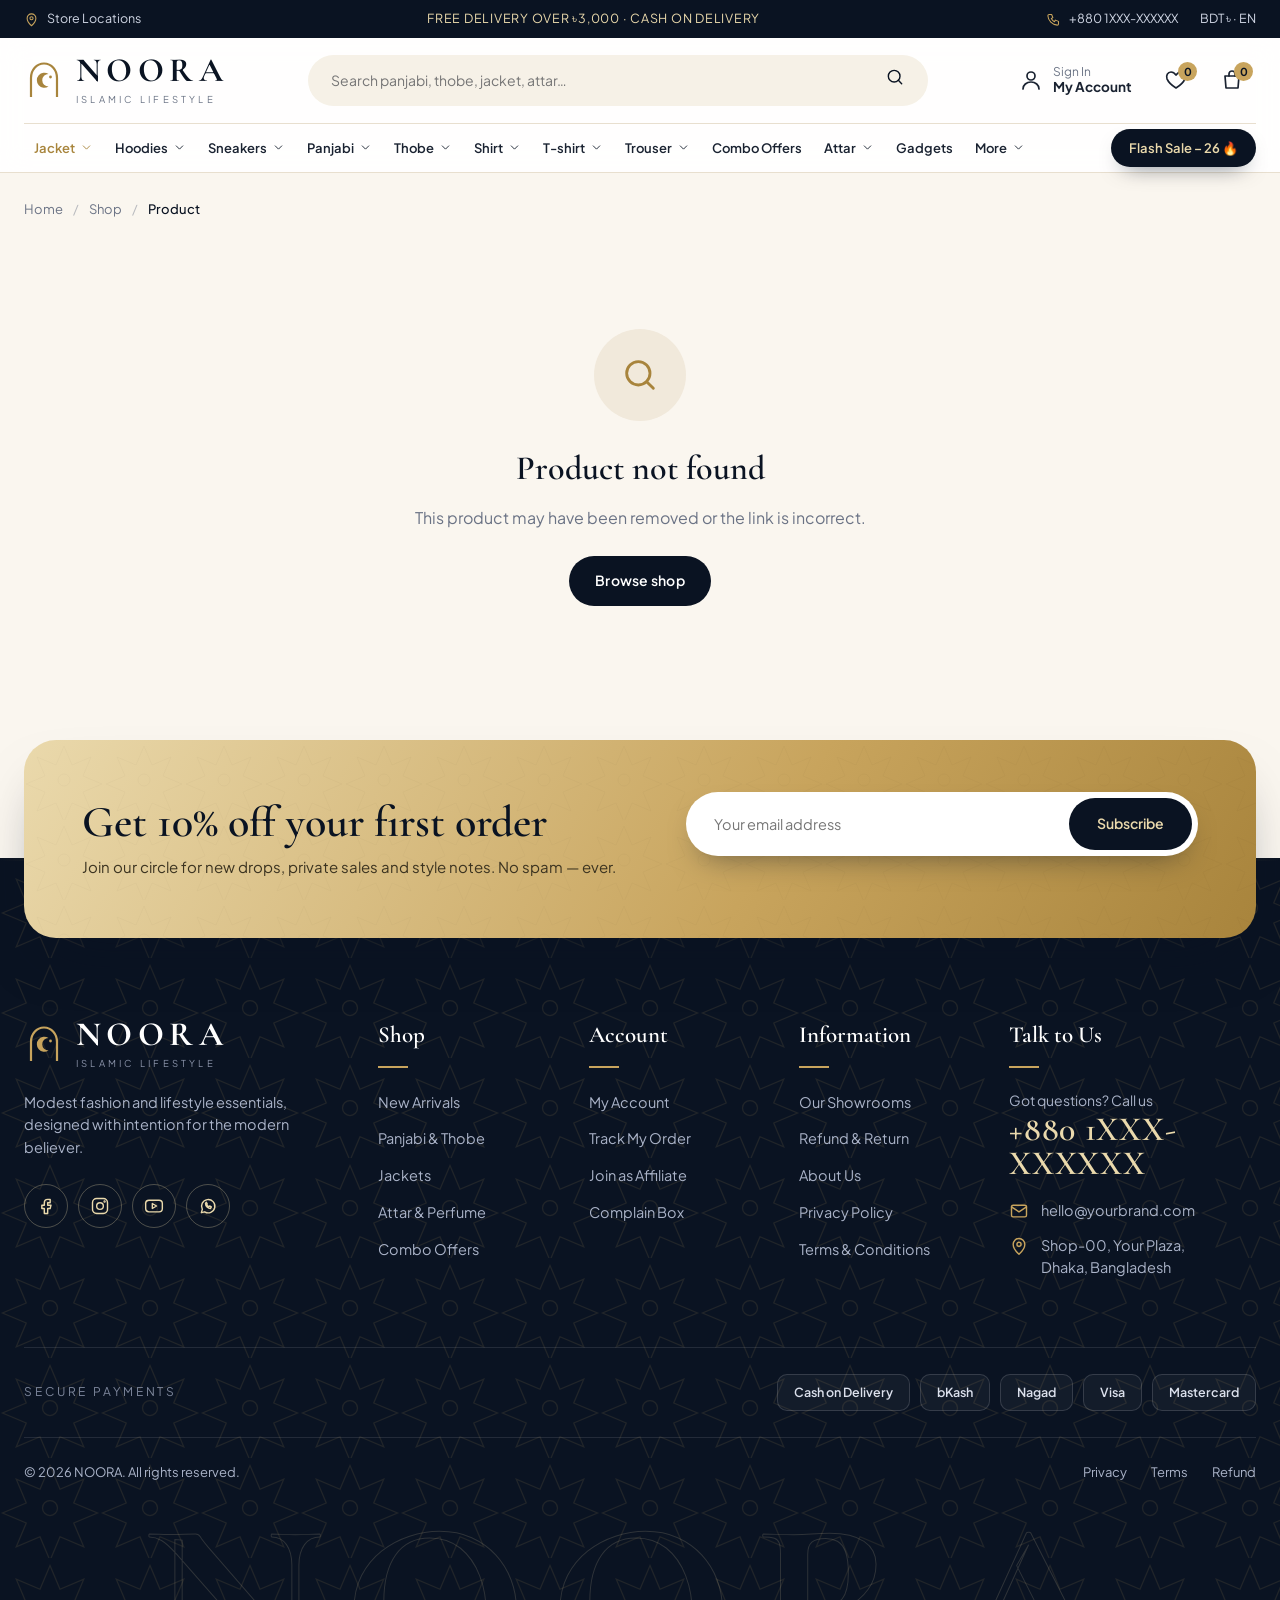
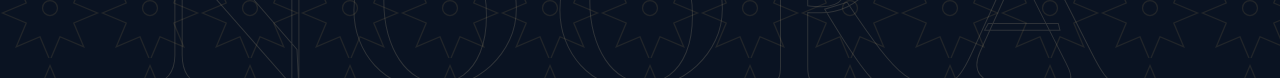
<file: docs/noora-site/product.html>
<!DOCTYPE html>
<html lang="en">
<head>
<meta charset="UTF-8">
<meta name="viewport" content="width=device-width, initial-scale=1">
<title>Product — NOORA</title>
<meta name="description" content="Premium modest fashion, crafted with intention.">
<link rel="preconnect" href="https://fonts.googleapis.com">
<link rel="preconnect" href="https://fonts.gstatic.com" crossorigin>
<link href="https://fonts.googleapis.com/css2?family=Cormorant+Garamond:ital,wght@0,500;0,600;0,700;1,500;1,600&family=Noto+Sans+Bengali:wght@400;600&family=Plus+Jakarta+Sans:wght@400;500;600;700&display=swap" rel="stylesheet">
<link rel="stylesheet" href="assets/style.css">
<script>document.documentElement.classList.add('js')</script>
</head>
<body>
<!-- ============ SVG SPRITES ============ -->
<svg width="0" height="0" style="position:absolute" aria-hidden="true">
  <!-- icons -->
  <symbol id="i-search" viewBox="0 0 24 24"><circle cx="11" cy="11" r="7"/><path d="M20 20l-4-4"/></symbol>
  <symbol id="i-user" viewBox="0 0 24 24"><circle cx="12" cy="8" r="4"/><path d="M4 21c0-4 3.5-7 8-7s8 3 8 7"/></symbol>
  <symbol id="i-heart" viewBox="0 0 24 24"><path d="M12 20s-7-4.5-9-9.2C1.8 7.5 3.7 4 7 4c2 0 3.7 1.2 5 3 1.3-1.8 3-3 5-3 3.3 0 5.2 3.500 4 6.800C19 15.500 12 20 12 20z"/></symbol>
  <symbol id="i-bag" viewBox="0 0 24 24"><path d="M5 8h14l-1 12H6L5 8z"/><path d="M9 8V6a3 3 0 0 1 6 0v2"/></symbol>
  <symbol id="i-truck" viewBox="0 0 24 24"><path d="M2 6h12v10H2zM14 10h4l3 3v3h-7"/><circle cx="7" cy="17.500" r="2"/><circle cx="17" cy="17.500" r="2"/></symbol>
  <symbol id="i-shield" viewBox="0 0 24 24"><path d="M12 3l8 3v6c0 5-3.500 8-8 9-4.500-1-8-4-8-9V6l8-3z"/><path d="M8.500 12l2.500 2.500 4.500-5"/></symbol>
  <symbol id="i-return" viewBox="0 0 24 24"><path d="M4 12a8 8 0 1 0 3-6.200"/><path d="M4 4v5h5"/></symbol>
  <symbol id="i-cash" viewBox="0 0 24 24"><rect x="2" y="6" width="20" height="12" rx="2"/><circle cx="12" cy="12" r="3"/></symbol>
  <symbol id="i-pin" viewBox="0 0 24 24"><path d="M12 22s7-6.200 7-12a7 7 0 1 0-14 0c0 5.800 7 12 7 12z"/><circle cx="12" cy="10" r="2.500"/></symbol>
  <symbol id="i-phone" viewBox="0 0 24 24"><path d="M5 4h4l2 5-2.500 1.500a11 11 0 0 0 5 5L15 13l5 2v4a2 2 0 0 1-2 2A16 16 0 0 1 3 6a2 2 0 0 1 2-2z"/></symbol>
  <symbol id="i-mail" viewBox="0 0 24 24"><rect x="3" y="5" width="18" height="14" rx="2"/><path d="M3 7l9 6 9-6"/></symbol>
  <symbol id="i-clock" viewBox="0 0 24 24"><circle cx="12" cy="12" r="9"/><path d="M12 7v5l3 2"/></symbol>
  <symbol id="i-arrow" viewBox="0 0 24 24"><path d="M5 12h14M13 6l6 6-6 6"/></symbol>
  <symbol id="i-left" viewBox="0 0 24 24"><path d="M19 12H5M11 6l-6 6 6 6"/></symbol>
  <symbol id="i-chev" viewBox="0 0 24 24"><path d="M6 9l6 6 6-6"/></symbol>
  <symbol id="i-menu" viewBox="0 0 24 24"><path d="M4 7h16M4 12h16M4 17h16"/></symbol>
  <symbol id="i-home" viewBox="0 0 24 24"><path d="M3 11l9-8 9 8v9a1 1 0 0 1-1 1h-5v-6H9v6H4a1 1 0 0 1-1-1z"/></symbol>
  <symbol id="i-grid" viewBox="0 0 24 24"><rect x="3" y="3" width="7" height="7" rx="1.5"/><rect x="14" y="3" width="7" height="7" rx="1.5"/><rect x="3" y="14" width="7" height="7" rx="1.5"/><rect x="14" y="14" width="7" height="7" rx="1.5"/></symbol>
  <symbol id="i-close" viewBox="0 0 24 24"><path d="M6 6l12 12M18 6L6 18"/></symbol>
  <symbol id="i-check" viewBox="0 0 24 24"><circle cx="12" cy="12" r="9"/><path d="M8 12l3 3 5-6"/></symbol>
  <symbol id="i-star" viewBox="0 0 24 24"><path d="M12 3l2.800 5.800 6.200.9-4.500 4.400 1 6.200L12 17.300 6.500 20.300l1-6.200L3 9.700l6.200-.9z"/></symbol>
  <symbol id="i-fb" viewBox="0 0 24 24"><path d="M14 8h3V4h-3a4 4 0 0 0-4 4v3H7v4h3v6h4v-6h3l1-4h-4V8z"/></symbol>
  <symbol id="i-ig" viewBox="0 0 24 24"><rect x="3" y="3" width="18" height="18" rx="5"/><circle cx="12" cy="12" r="4"/><circle cx="17.500" cy="6.500" r=".6"/></symbol>
  <symbol id="i-yt" viewBox="0 0 24 24"><rect x="2" y="5" width="20" height="14" rx="4"/><path d="M10 9l5 3-5 3z"/></symbol>
  <symbol id="i-wa" viewBox="0 0 24 24"><path d="M4 20l1.200-4A8 8 0 1 1 8 19z"/><path d="M9 9c0 3 3 6 6 6l1-2-2-1-1 .8c-1-.4-2-1.400-2.400-2.400L11 9.500 10 7.500z"/></symbol>
  <!-- logo -->
  <symbol id="logo" viewBox="0 0 40 40"><path d="M7 37V18C7 10 12.500 3.500 20 3.500S33 10 33 18v19" fill="none" stroke="currentColor" stroke-width="2.200"/><path d="M24.500 14a7.500 7.500 0 1 0 0 12.500 6 6 0 0 1 0-12.500z" fill="currentColor"/><circle cx="26.500" cy="17" r="1.400" fill="currentColor"/></symbol>

  <!-- garments (100 x 120) -->
  <symbol id="g-tshirt" viewBox="0 0 100 120"><path d="M32 12 L8 26 L17 48 L29 42 L29 106 Q29 110 33 110 H67 Q71 110 71 106 L71 42 L83 48 L92 26 L68 12 Q62 22 50 22 Q38 22 32 12 Z" fill="currentColor"/><path d="M32 12 Q38 22 50 22 Q62 22 68 12" fill="none" stroke="#000" stroke-opacity=".25" stroke-width="2"/><path d="M29 42 L17 48 M71 42 L83 48" stroke="#000" stroke-opacity=".14" stroke-width="1.500"/><path d="M29 99 H71" stroke="#000" stroke-opacity=".12" stroke-width="1.500"/><path d="M29 42 V106 Q29 110 33 110 H45 V42Z" fill="#fff" fill-opacity=".07"/></symbol>
  <symbol id="g-polo" viewBox="0 0 100 120"><path d="M32 12 L8 26 L17 48 L29 42 L29 106 Q29 110 33 110 H67 Q71 110 71 106 L71 42 L83 48 L92 26 L68 12 Q62 22 50 22 Q38 22 32 12 Z" fill="currentColor"/><path d="M38 10 L50 30 L62 10 L68 13 L56 32 L44 32 L32 13 Z" fill="#fff" fill-opacity=".28" stroke="#000" stroke-opacity=".2" stroke-width="1"/><path d="M50 30 V56" stroke="#000" stroke-opacity=".3" stroke-width="1.500"/><circle cx="53" cy="38" r="1.500" fill="#000" fill-opacity=".35"/><circle cx="53" cy="47" r="1.500" fill="#000" fill-opacity=".35"/><path d="M29 42 V106 Q29 110 33 110 H45 V42Z" fill="#fff" fill-opacity=".07"/></symbol>
  <symbol id="g-panjabi" viewBox="0 0 100 120"><path d="M33 8 L9 22 L16 56 L28 50 L26 112 Q26 114 29 114 H71 Q74 114 74 112 L72 50 L84 56 L91 22 L67 8 Q62 15 50 15 Q38 15 33 8 Z" fill="currentColor"/><path d="M40 9 Q50 18 60 9 L60 13 Q50 22 40 13 Z" fill="#000" fill-opacity=".18"/><path d="M50 18 V68" stroke="#000" stroke-opacity=".28" stroke-width="1.500"/><circle cx="50" cy="28" r="1.600" fill="#fff" fill-opacity=".8"/><circle cx="50" cy="40" r="1.600" fill="#fff" fill-opacity=".8"/><circle cx="50" cy="52" r="1.600" fill="#fff" fill-opacity=".8"/><path d="M28 50 L26 112 M72 50 L74 112" stroke="#000" stroke-opacity=".1" stroke-width="1.500"/><path d="M26 112 L28 50 L45 50 L45 114 H29Z" fill="#fff" fill-opacity=".07"/></symbol>
  <symbol id="g-thobe" viewBox="0 0 100 120"><path d="M34 6 L10 20 L14 58 L27 52 L25 116 H75 L73 52 L86 58 L90 20 L66 6 Q60 12 50 12 Q40 12 34 6 Z" fill="currentColor"/><path d="M42 7 Q50 15 58 7 L58 11 Q50 19 42 11Z" fill="#000" fill-opacity=".16"/><path d="M50 15 V62" stroke="#000" stroke-opacity=".25" stroke-width="1.500"/><path d="M60 72 H68 V86" fill="none" stroke="#000" stroke-opacity=".18" stroke-width="1.300"/><path d="M25 116 L27 52 L45 52 L45 116Z" fill="#fff" fill-opacity=".1"/></symbol>
  <symbol id="g-jacket" viewBox="0 0 100 120"><path d="M31 10 L7 26 L10 88 L25 86 L25 110 Q25 112 28 112 H72 Q75 112 75 110 L75 86 L90 88 L93 26 L69 10 L61 17 L50 13 L39 17 Z" fill="currentColor"/><path d="M39 17 L50 13 L61 17 L61 10 L69 10 L61 4 L50 8 L39 4 L31 10 L39 10Z" fill="#000" fill-opacity=".2"/><path d="M50 13 V112" stroke="#ead9ac" stroke-width="1.600" stroke-dasharray="2.500 2"/><path d="M30 92 H42 M58 92 H70" stroke="#000" stroke-opacity=".3" stroke-width="2" stroke-linecap="round"/><path d="M10 80 L25 78 M90 80 L75 78" stroke="#000" stroke-opacity=".25" stroke-width="2"/><path d="M25 86 V112 H45 V14 L39 17 L31 10 L7 26 L10 88Z" fill="#fff" fill-opacity=".08"/></symbol>
  <symbol id="g-trouser" viewBox="0 0 100 120"><path d="M30 6 H70 L76 112 Q76 114 73 114 H56 Q54 114 54 112 L50 44 L46 112 Q46 114 44 114 H27 Q24 114 24 112 Z" fill="currentColor"/><path d="M30 15 H70" stroke="#000" stroke-opacity=".25" stroke-width="1.500"/><path d="M46 6 V22 M54 6 V22" stroke="#ead9ac" stroke-width="1.300" stroke-linecap="round"/><path d="M24 112 L30 6 H50 V44 L46 112 Q46 114 44 114 H27 Q24 114 24 112Z" fill="#fff" fill-opacity=".08"/></symbol>
  <symbol id="g-sneaker" viewBox="0 0 100 120"><path d="M6 76 C6 66 14 62 22 60 L36 46 C40 42 46 44 48 48 L52 56 L74 64 C88 68 96 72 96 82 V90 H6 Z" fill="currentColor"/><path d="M4 90 H98 V98 Q98 100 96 100 H6 Q4 100 4 98 Z" fill="#f5f1e8"/><path d="M38 52 L44 58 M44 47 L50 54 M52 60 L58 66" stroke="#fff" stroke-opacity=".7" stroke-width="2" stroke-linecap="round"/><path d="M6 76 H96" stroke="#000" stroke-opacity=".15" stroke-width="1.500"/></symbol>
  <symbol id="g-attar" viewBox="0 0 100 120"><path d="M30 46 Q30 42 34 42 H66 Q70 42 70 46 V104 Q70 110 64 110 H36 Q30 110 30 104 Z" fill="currentColor" fill-opacity=".9"/><path d="M44 30 H56 V42 H44Z" fill="#ead9ac"/><path d="M40 12 Q40 8 44 8 H56 Q60 8 60 12 V30 H40Z" fill="#c8a45d"/><rect x="36" y="58" width="28" height="34" rx="3" fill="#fff" fill-opacity=".85"/><path d="M42 68 H58 M42 75 H58 M42 82 H52" stroke="#0a1322" stroke-opacity=".5" stroke-width="1.500" stroke-linecap="round"/><path d="M34 46 V104 H42 V46Z" fill="#fff" fill-opacity=".18"/></symbol>
  <symbol id="g-combo" viewBox="0 0 100 120"><use href="#g-tshirt" x="0" y="38" width="48" height="58" style="color:var(--c1)"/><use href="#g-tshirt" x="52" y="38" width="48" height="58" style="color:var(--c3)"/><use href="#g-tshirt" x="25" y="16" width="50" height="60" style="color:var(--c2)"/></symbol>
</svg>

<!-- ============ TOP BAR ============ -->
<div class="topbar">
  <div class="wrap">
    <a href="showrooms.html"><svg class="i"><use href="#i-pin"/></svg>Store Locations</a>
    <span class="mid">FREE DELIVERY OVER ৳3,000 · CASH ON DELIVERY</span>
    <div class="r"><span><svg class="i"><use href="#i-phone"/></svg>+880 1XXX-XXXXXX</span><span>BDT ৳ · EN</span></div>
  </div>
</div>

<header class="hdr" id="hdr">
  <div class="scrim" id="scrim"></div>
  <div class="wrap">
    <div class="hdr-main">
      <button class="nav-toggle" id="navT" aria-label="Open menu" aria-expanded="false" aria-controls="nav"><svg class="i"><use href="#i-menu"/></svg></button>
      <a href="index.html" class="logo" aria-label="NOORA home">
        <svg><use href="#logo"/></svg>
        <div><b>NOORA</b><small>Islamic Lifestyle</small></div>
      </a>
      <div class="sw">
        <form class="search" action="shop.html" method="get">
          <label class="sr" for="q">Search</label>
          <input id="q" name="q" type="search" placeholder="Search panjabi, thobe, jacket, attar…" autocomplete="off">
          <button aria-label="Search"><svg class="i"><use href="#i-search"/></svg></button>
        </form>
        <div class="sug" id="sug">
          <div class="st">Trending searches</div>
          <div class="sc"><a href="shop.html?q=Panjabi" data-q="Panjabi">Panjabi</a><a href="shop.html?q=Thobe" data-q="Thobe">Thobe</a><a href="shop.html?q=Padded+jacket" data-q="Padded jacket">Padded jacket</a><a href="shop.html?q=Oud+attar" data-q="Oud attar">Oud attar</a><a href="shop.html?q=Combo+offer" data-q="Combo offer">Combo offer</a><a href="shop.html?q=Polo+shirt" data-q="Polo shirt">Polo shirt</a></div>
          <div class="st">Popular categories</div>
          <div class="sl"><a href="shop.html?type=panjabi">Panjabi & Thobe <span>→</span></a><a href="shop.html?type=jacket">Jackets <span>→</span></a><a href="shop.html?type=attar">Attar & Perfume <span>→</span></a><a href="shop.html?type=combo">Combo Offers <span>→</span></a></div>
        </div>
      </div>
      <div class="acts">
        <a href="account.html" class="act act-u"><svg class="i"><use href="#i-user"/></svg><span class="t">Sign In<b>My Account</b></span></a>
        <a href="wishlist.html" class="act act-w" aria-label="Wishlist"><svg class="i"><use href="#i-heart"/></svg><span class="badge wc">0</span></a>
        <a href="cart.html" class="act" aria-label="Cart"><svg class="i"><use href="#i-bag"/></svg><span class="badge cc">0</span></a>
      </div>
    </div>
    <ul class="nav" id="nav" aria-label="Main menu"></ul>
  </div>
</header>
<main id="main">
<section class="pad-s" style="padding-top:26px;padding-bottom:0"><div class="wrap">
  <nav class="crumb" style="color:var(--muted)"><a href="index.html">Home</a><span>/</span><a href="shop.html" id="crumbCat">Shop</a><span>/</span><b id="crumbName" style="color:var(--ink)">Product</b></nav>
</div></section>
<section class="pad" style="padding-top:24px"><div class="wrap" id="pd"></div></section>
<section style="padding-top:0" id="relWrap"><div class="wrap">
  <div class="sh reveal"><div><div class="k">You may also like</div><h2>Related <em>Products</em></h2></div><a class="more" href="shop.html">Shop all <svg class="i"><use href="#i-arrow"/></svg></a></div>
  <div class="grid reveal" id="rel"></div>
</div></section>
</main>
<!-- ============ NEWSLETTER ============ -->
<section class="news"><div class="wrap">
  <div class="box reveal">
    <div><h2>Get 10% off your first order</h2><p>Join our circle for new drops, private sales and style notes. No spam — ever.</p></div>
    <div>
      <form class="nf" id="nf"><input type="email" required placeholder="Your email address" aria-label="Email"><button type="submit">Subscribe</button></form>
      <div class="nmsg" id="nmsg"></div>
    </div>
  </div>
</div></section>

<!-- ============ FOOTER ============ -->
<footer>
  <div class="wrap">
    <div class="f-grid">
      <div class="f-brand">
        <a href="index.html" class="logo"><svg><use href="#logo"/></svg><div><b>NOORA</b><small>Islamic Lifestyle</small></div></a>
        <p>Modest fashion and lifestyle essentials, designed with intention for the modern believer.</p>
        <div class="soc">
          <a href="#" aria-label="Facebook"><svg class="i"><use href="#i-fb"/></svg></a>
          <a href="#" aria-label="Instagram"><svg class="i"><use href="#i-ig"/></svg></a>
          <a href="#" aria-label="YouTube"><svg class="i"><use href="#i-yt"/></svg></a>
          <a href="#" aria-label="WhatsApp"><svg class="i"><use href="#i-wa"/></svg></a>
        </div>
      </div>
      <div class="f-col"><h5>Shop</h5><ul><li><a href="shop.html?sort=new">New Arrivals</a></li><li><a href="shop.html?type=panjabi">Panjabi & Thobe</a></li><li><a href="shop.html?type=jacket">Jackets</a></li><li><a href="shop.html?type=attar">Attar & Perfume</a></li><li><a href="shop.html?type=combo">Combo Offers</a></li></ul></div>
      <div class="f-col"><h5>Account</h5><ul><li><a href="account.html">My Account</a></li><li><a href="track-order.html">Track My Order</a></li><li><a href="affiliate.html">Join as Affiliate</a></li><li><a href="contact.html">Complain Box</a></li></ul></div>
      <div class="f-col"><h5>Information</h5><ul><li><a href="showrooms.html">Our Showrooms</a></li><li><a href="policy.html#refund">Refund & Return</a></li><li><a href="about.html">About Us</a></li><li><a href="policy.html#privacy">Privacy Policy</a></li><li><a href="policy.html#terms">Terms & Conditions</a></li></ul></div>
      <div class="f-col f-contact">
        <h5>Talk to Us</h5>
        <div style="font-size:14px">Got questions? Call us</div>
        <div class="big">+880 1XXX-XXXXXX</div>
        <div class="r"><svg class="i"><use href="#i-mail"/></svg><a href="contact.html">hello@yourbrand.com</a></div>
        <div class="r"><svg class="i"><use href="#i-pin"/></svg><span>Shop-00, Your Plaza,<br>Dhaka, Bangladesh</span></div>
      </div>
    </div>
    <div class="pay">
      <span class="lbl">Secure payments</span>
      <div class="chips"><span>Cash on Delivery</span><span>bKash</span><span>Nagad</span><span>Visa</span><span>Mastercard</span></div>
    </div>
    <div class="copy">
      <span>© <span id="yr">2026</span> NOORA. All rights reserved.</span>
      <nav><a href="policy.html#privacy">Privacy</a><a href="policy.html#terms">Terms</a><a href="policy.html#refund">Refund</a></nav>
    </div>
  </div>
  <div class="wm" aria-hidden="true">NOORA</div>
</footer>

<button class="top" id="top" aria-label="Back to top"><svg class="i"><use href="#i-arrow"/></svg></button>
<div class="toast" id="toast"><svg class="i"><use href="#i-check"/></svg><span>Added to cart</span></div>
<nav class="tabbar" aria-label="Quick navigation">
  <a href="index.html"><svg class="i"><use href="#i-home"/></svg>Home</a>
  <button type="button" id="tabShop"><svg class="i"><use href="#i-grid"/></svg>Shop</button>
  <a href="wishlist.html"><svg class="i"><use href="#i-heart"/></svg>Wishlist<span class="badge wc">0</span></a>
  <a href="cart.html"><svg class="i"><use href="#i-bag"/></svg>Cart<span class="badge cc">0</span></a>
  <a href="account.html"><svg class="i"><use href="#i-user"/></svg>Account</a>
</nav>
<script src="assets/data.js"></script>
<script src="assets/app.js"></script>
<script>
(function(){
  var id=parseInt(new URLSearchParams(location.search).get('id'),10),p=PRODUCTS[id],root=$('#pd');
  if(!p){
    root.innerHTML='<div class="empty"><div class="ei"><svg class="i"><use href="#i-search"/></svg></div><h3>Product not found</h3><p>This product may have been removed or the link is incorrect.</p><a class="btn dark" href="shop.html">Browse shop</a></div>';
    $('#relWrap').hidden=true;return;
  }
  var T=TYPES[p.type],size=T.sizes[0],qty=1,v=0,off=offPct(p);
  document.title=p.name+' — NOORA';
  $('#crumbName').textContent=p.name;
  $('#crumbCat').textContent=T.n;$('#crumbCat').href='shop.html?type='+p.type;
  var VAR=['','transform:scale(1.9) translateY(16%)','filter:hue-rotate(28deg) saturate(1.15)','transform:rotate(-8deg) scale(.92)'];
  var left=6+p.id%9;
  var dist='<option value="">Select your district</option>'+DISTRICTS.map(function(d){return '<option>'+d+'</option>'}).join('');
  var bars=[5,4,3,2,1].map(function(s,i){var pc=[72,18,6,3,1][i];return '<div><span>'+s+'★</span><i><b style="width:'+pc+'%"></b></i><span>'+pc+'%</span></div>'}).join('');
  var chart='';
  if(T.chart==='top')chart='<table class="szt"><tr><th>Size</th><th>Chest</th><th>Length</th><th>Sleeve</th></tr><tr><td>M</td><td>38</td><td>27</td><td>8.5</td></tr><tr><td>L</td><td>40</td><td>28</td><td>9</td></tr><tr><td>XL</td><td>42</td><td>29</td><td>9.5</td></tr><tr><td>XXL</td><td>44</td><td>30</td><td>10</td></tr></table><p style="margin-top:14px;font-size:13px;color:var(--muted)">All measurements are in inches.</p>';
  if(T.chart==='bottom')chart='<table class="szt"><tr><th>Size</th><th>Waist</th><th>Length</th><th>Thigh</th></tr><tr><td>30</td><td>30</td><td>38</td><td>12</td></tr><tr><td>32</td><td>32</td><td>39</td><td>12.5</td></tr><tr><td>34</td><td>34</td><td>40</td><td>13</td></tr><tr><td>36</td><td>36</td><td>41</td><td>13.5</td></tr></table><p style="margin-top:14px;font-size:13px;color:var(--muted)">All measurements are in inches.</p>';
  var tabs=[['desc','Description'],['spec','Specifications']].concat(chart?[['size','Size Chart']]:[]).concat([['ship','Delivery & Returns'],['rev','Reviews ('+p.reviews+')']]);
  var thumbs=VAR.map(function(s,i){return '<button class="thumb'+(i?'':' on')+'" data-v="'+i+'" style="--pc:'+pc(p)+'" aria-label="View '+(i+1)+'"><span class="ta" style="'+s+'">'+garment(p.type,p.color)+'</span></button>'}).join('');
  root.innerHTML=
   '<div class="pd"><div class="pg"><div class="thumbs">'+thumbs+'</div>'
   +'<div class="pg-main" style="--pc:'+pc(p)+'">'+(off?'<span class="tag">'+off+'% OFF</span>':'<span class="tag">NEW</span>')
   +'<button class="wish'+(Wish.has(p.id)?' on':'')+'" data-id="'+p.id+'" aria-label="Wishlist"><svg class="i"><use href="#i-heart"/></svg></button>'
   +'<div class="pg-art" id="art">'+(p.img?'<img src="'+p.img+'" alt="" style="width:100%;height:100%;object-fit:cover">':garment(p.type,p.color))+'</div></div></div>'
   +'<div class="pd-info"><div class="cat2">'+T.n+'</div><h1>'+esc(p.name)+'</h1>'
   +'<div class="pd-meta"><span class="st">★★★★★</span><span>'+p.rating.toFixed(1)+' · '+p.reviews+' reviews</span><span class="ok"><svg class="i" style="width:16px;height:16px"><use href="#i-check"/></svg>In stock</span></div>'
   +'<div class="pd-price"><b>'+tk(p.price)+'</b>'+(p.old?'<s>'+tk(p.old)+'</s><span class="sv">Save '+tk(p.old-p.price)+'</span>':'')+'</div>'
   +'<p class="pd-short">'+T.desc+'</p>'
   +'<div class="pd-lbl"><span>Select '+(T.vol?'volume':'size')+': <b id="szl">'+size+'</b></span>'+(chart?'<a href="#tabs" id="szLink">Size guide</a>':'')+'</div>'
   +'<div class="sizes" id="sizes">'+T.sizes.map(function(s,i){return '<button class="size'+(i?'':' on')+'" data-s="'+s+'">'+s+'</button>'}).join('')+'</div>'
   +'<div class="pd-lbl"><span>Quantity</span><span style="color:#c0392b;font-weight:500;font-size:13px">Only '+left+' left in stock</span></div>'
   +'<div class="buyrow"><div class="qty"><button id="qm" aria-label="Decrease">−</button><b id="qv">1</b><button id="qp" aria-label="Increase">+</button></div>'
   +'<button class="btn gold" id="add"><svg class="i"><use href="#i-bag"/></svg>Add to Cart</button></div>'
   +'<div class="buyrow"><button class="btn dark" id="buy">Buy Now <svg class="i"><use href="#i-arrow"/></svg></button></div>'
   +'<div class="dlv"><h5><svg class="i" style="width:18px;height:18px"><use href="#i-truck"/></svg>Check delivery</h5><select id="dsel">'+dist+'</select><p id="dmsg">Select your district to see the delivery time and charge.</p></div>'
   +'<div class="assure"><div><svg class="i"><use href="#i-shield"/></svg>Quality checked</div><div><svg class="i"><use href="#i-cash"/></svg>Cash on delivery</div><div><svg class="i"><use href="#i-return"/></svg>Easy exchange</div></div>'
   +'</div></div>'
   +'<div class="pd-tabs" id="tabs"><div class="tnav" id="tnav">'+tabs.map(function(t,i){return '<button data-t="'+t[0]+'" class="'+(i?'':'on')+'">'+t[1]+'</button>'}).join('')+'</div>'
   +'<div class="tpane on" id="t-desc"><p>'+T.desc+'</p><p>Each piece goes through careful quality control before it reaches you, so what you open at your door is something you are proud to wear.</p><ul class="ticks"><li>Lightweight and breathable for long wear</li><li>Modest, modern silhouette</li><li>Colour-fast finish with proper QC</li><li>Customer-friendly exchange policy</li></ul><p style="margin-top:22px;font-size:13px;color:var(--muted)">Colour disclaimer: actual colour may vary slightly from the photos because of lighting and screen settings.</p></div>'
   +'<div class="tpane" id="t-spec"><table class="spec"><tr><td>Category</td><td>'+T.n+'</td></tr><tr><td>Material</td><td>'+T.fabric+'</td></tr><tr><td>Fit</td><td>'+T.fit+'</td></tr><tr><td>'+(T.vol?'Volumes':'Available sizes')+'</td><td>'+T.sizes.join(', ')+'</td></tr><tr><td>Care</td><td>'+(p.type==='attar'?'Store in a cool, dry place':'Machine wash cold, do not bleach, iron on low')+'</td></tr><tr><td>Product code</td><td>NR-'+(1000+p.id)+'</td></tr></table></div>'
   +(chart?'<div class="tpane" id="t-size">'+chart+'</div>':'')
   +'<div class="tpane" id="t-ship"><p><b>Delivery:</b> 1–2 working days inside Dhaka city, 3–7 working days for the rest of Bangladesh, insha\'Allah.</p><p><b>Charge:</b> '+tk(SHIP_DHAKA)+' inside Dhaka, '+tk(SHIP_OUT)+' outside Dhaka. Free delivery on orders above '+tk(FREE_OVER)+'.</p><p><b>Payment:</b> Cash on delivery is available all over Bangladesh. bKash and Nagad are also accepted.</p><p><b>Exchange:</b> Wrong size or a defect? Contact us within 3 days of delivery and we will arrange an exchange.</p></div>'
   +'<div class="tpane" id="t-rev"><div class="revsum"><div><div class="big">'+p.rating.toFixed(1)+'</div><div class="pd-meta"><span class="st">★★★★★</span></div><div style="color:var(--muted);font-size:13px;margin-top:4px">'+p.reviews+' reviews</div></div><div class="bars">'+bars+'</div></div>'
   +'<div class="rvi"><div class="stars" style="color:var(--gold);letter-spacing:2px">★★★★★</div><b>Rahim U.</b><span>Verified buyer</span><p style="margin-top:6px">Great quality and the fit is perfect. Delivery was quick and the packaging felt premium.</p></div>'
   +'<div class="rvi"><div class="stars" style="color:var(--gold);letter-spacing:2px">★★★★★</div><b>Sakib H.</b><span>Verified buyer</span><p style="margin-top:6px">Looks exactly like the photos. Very comfortable, will order again.</p></div>'
   +'<div class="rvi"><div class="stars" style="color:var(--gold);letter-spacing:2px">★★★★☆</div><b>Abdullah K.</b><span>Verified buyer</span><p style="margin-top:6px">Good product. I took one size up and it was just right.</p></div></div></div>';

  /* sticky mobile bar */
  var bar=document.createElement('div');bar.className='pd-bar';
  bar.innerHTML='<div><b>'+tk(p.price)+'</b><small>'+(p.old?'<s>'+tk(p.old)+'</s> · ':'')+'Incl. all taxes</small></div><button class="btn gold" id="add2">Add to Cart</button>';
  document.body.appendChild(bar);document.body.classList.add('has-bar');

  function setQty(n){qty=Math.max(1,Math.min(10,n));$('#qv').textContent=qty}
  $('#qm').onclick=function(){setQty(qty-1)};$('#qp').onclick=function(){setQty(qty+1)};
  $('#sizes').addEventListener('click',function(e){
    var b=e.target.closest('.size');if(!b)return;
    $$('.size').forEach(function(x){x.classList.remove('on')});b.classList.add('on');size=b.dataset.s;$('#szl').textContent=size;
  });
  $('.thumbs').addEventListener('click',function(e){
    var b=e.target.closest('.thumb');if(!b)return;
    $$('.thumb').forEach(function(x){x.classList.remove('on')});b.classList.add('on');
    $('#art').style.cssText=VAR[+b.dataset.v];
  });
  function addIt(btn){
    Cart.add(p.id,size,qty);toast('Added to cart · '+size);
    if(btn&&btn.id==='add'){var o=btn.innerHTML;btn.innerHTML='<svg class="i"><use href="#i-check"/></svg>Added';setTimeout(function(){btn.innerHTML=o},1400)}
  }
  $('#add').onclick=function(){addIt(this)};$('#add2').onclick=function(){addIt(this)};
  $('#buy').onclick=function(){Store.set('buynow',[{id:p.id,size:size,qty:qty}]);location.href='checkout.html?buy=1'};
  $('#dsel').onchange=function(){
    var d=this.value,m=$('#dmsg');
    if(!d){m.textContent='Select your district to see the delivery time and charge.';return}
    var dh=d==='Dhaka';
    m.innerHTML='Delivery to <b>'+d+'</b>: '+(dh?'1–2 working days':'3–7 working days')+' · charge <b>'+(p.price*qty>=FREE_OVER?'Free':tk(dh?SHIP_DHAKA:SHIP_OUT))+'</b>.';
  };
  $('#tnav').addEventListener('click',function(e){
    var b=e.target.closest('button');if(!b)return;
    $$('#tnav button').forEach(function(x){x.classList.remove('on')});b.classList.add('on');
    $$('.tpane').forEach(function(x){x.classList.remove('on')});$('#t-'+b.dataset.t).classList.add('on');
  });
  var sl=$('#szLink');if(sl)sl.onclick=function(e){e.preventDefault();$('#tnav [data-t="size"]').click();$('#tabs').scrollIntoView({behavior:'smooth'})};
  window.onWishChange=function(){};

  var rel=PRODUCTS.filter(function(x){return x.id!==p.id&&x.type===p.type}).concat(PRODUCTS.filter(function(x){return x.id!==p.id&&x.type!==p.type&&x.cat===p.cat})).concat(PRODUCTS.filter(function(x){return x.id!==p.id})).slice(0,4);
  $('#rel').innerHTML=rel.map(card).join('');Wish.sync();
  if(window.observeReveal)window.observeReveal();
})();
</script>
</body>
</html>
</file>
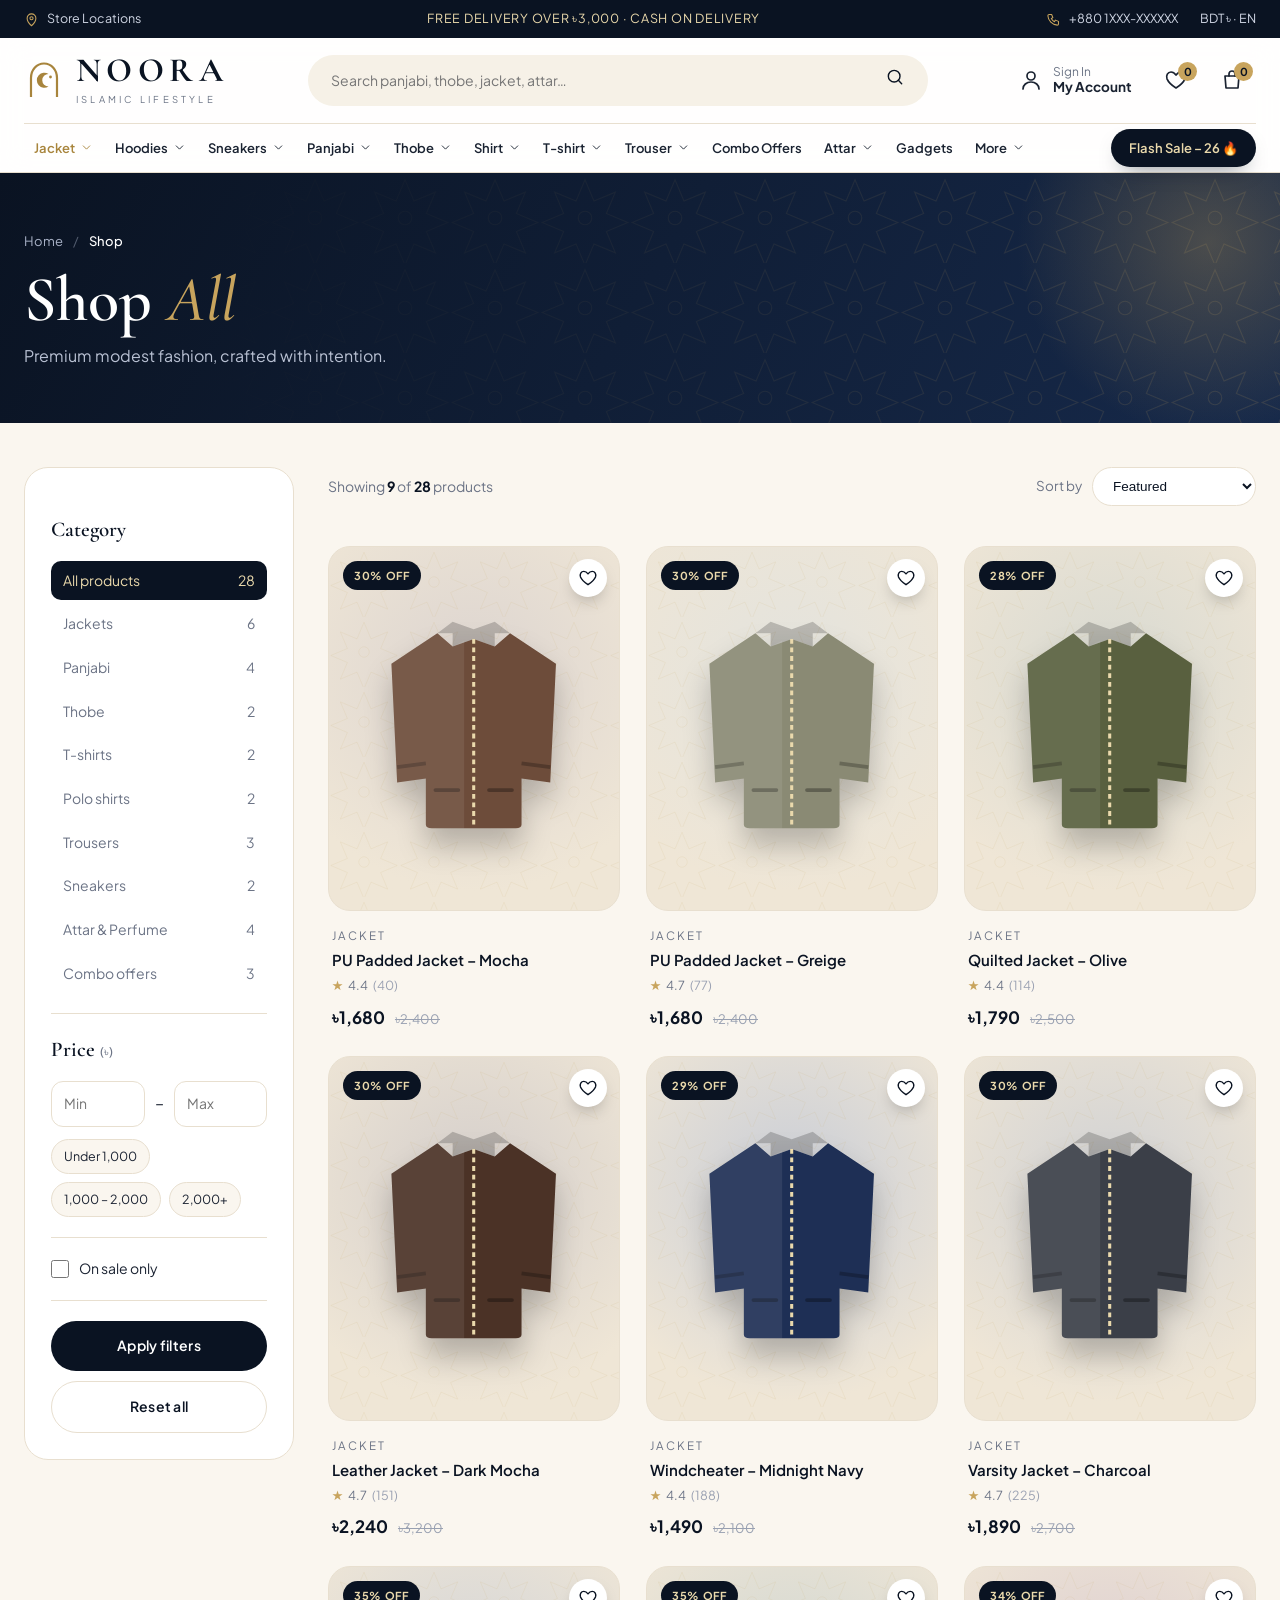
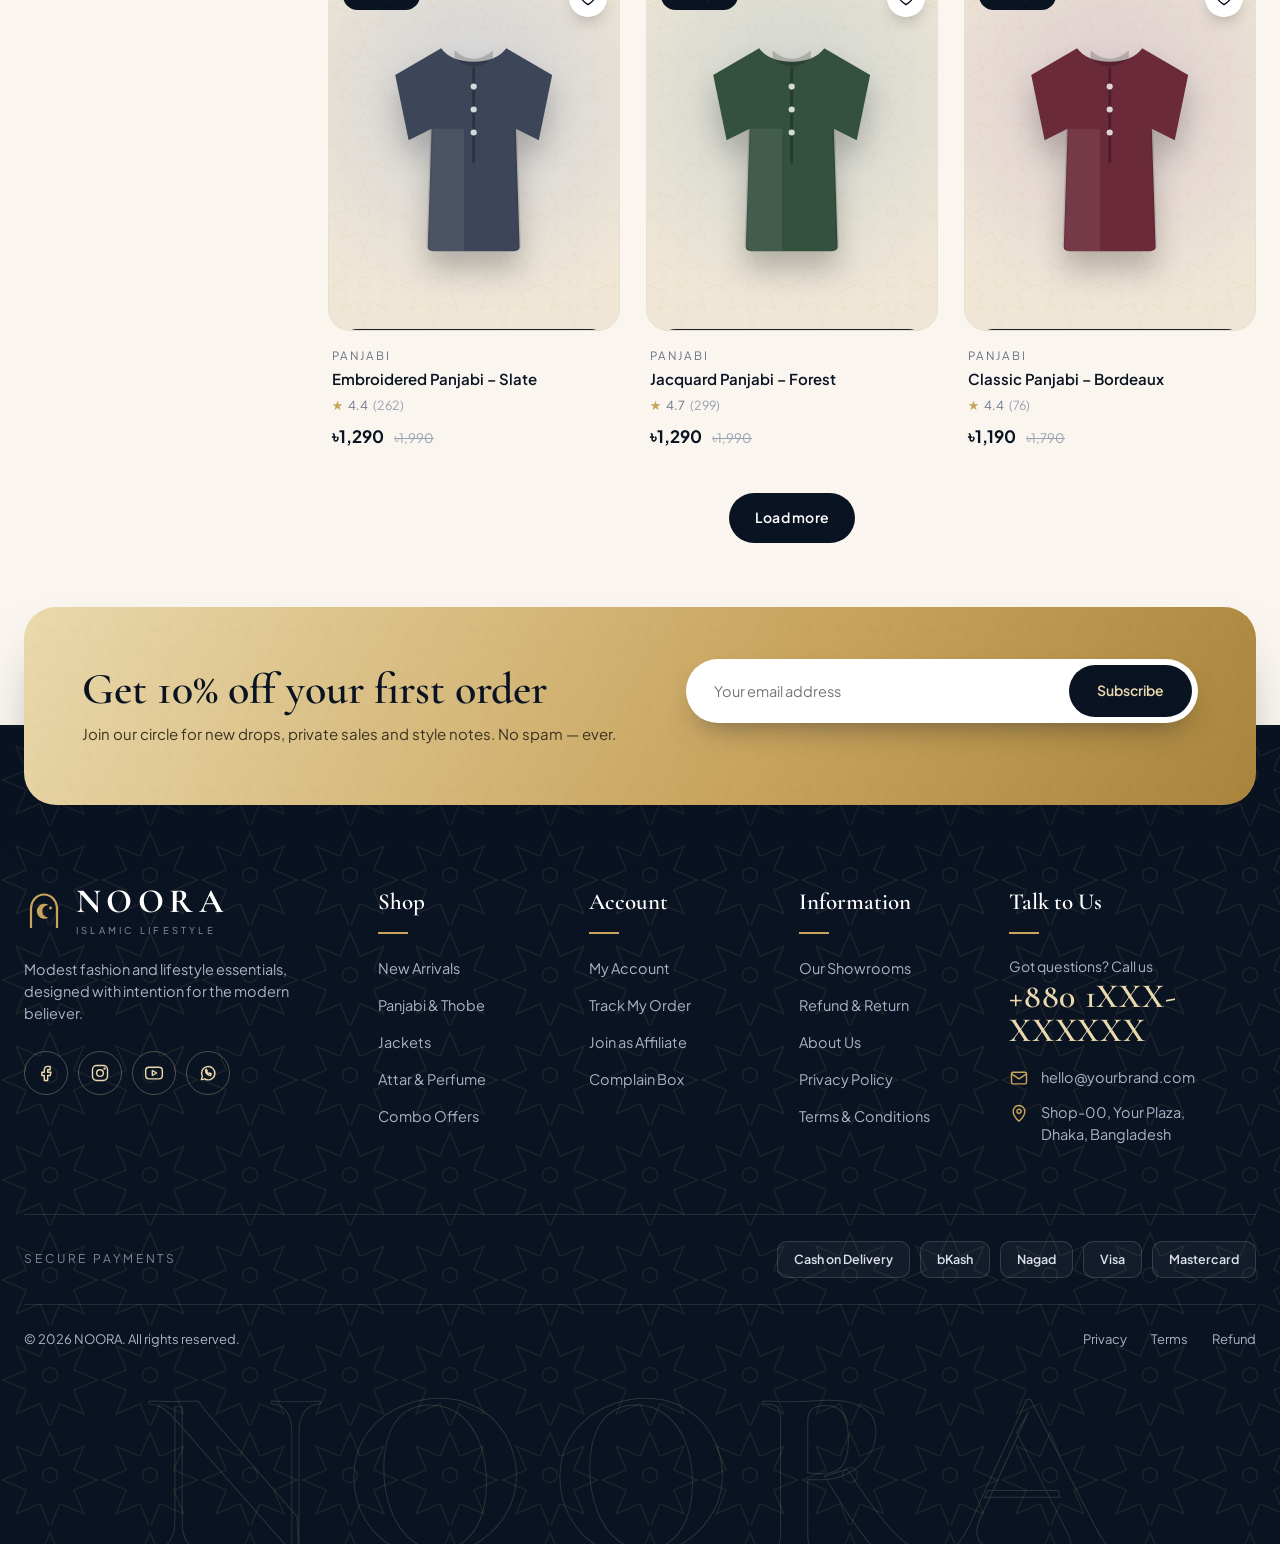
<file: docs/noora-site/shop.html>
<!DOCTYPE html>
<html lang="en">
<head>
<meta charset="UTF-8">
<meta name="viewport" content="width=device-width, initial-scale=1">
<title>Shop — NOORA</title>
<meta name="description" content="Browse panjabi, thobe, jackets, attar and combo offers. Filter by category and price.">
<link rel="preconnect" href="https://fonts.googleapis.com">
<link rel="preconnect" href="https://fonts.gstatic.com" crossorigin>
<link href="https://fonts.googleapis.com/css2?family=Cormorant+Garamond:ital,wght@0,500;0,600;0,700;1,500;1,600&family=Noto+Sans+Bengali:wght@400;600&family=Plus+Jakarta+Sans:wght@400;500;600;700&display=swap" rel="stylesheet">
<link rel="stylesheet" href="assets/style.css">
<script>document.documentElement.classList.add('js')</script>
</head>
<body>
<!-- ============ SVG SPRITES ============ -->
<svg width="0" height="0" style="position:absolute" aria-hidden="true">
  <!-- icons -->
  <symbol id="i-search" viewBox="0 0 24 24"><circle cx="11" cy="11" r="7"/><path d="M20 20l-4-4"/></symbol>
  <symbol id="i-user" viewBox="0 0 24 24"><circle cx="12" cy="8" r="4"/><path d="M4 21c0-4 3.5-7 8-7s8 3 8 7"/></symbol>
  <symbol id="i-heart" viewBox="0 0 24 24"><path d="M12 20s-7-4.5-9-9.2C1.8 7.5 3.7 4 7 4c2 0 3.7 1.2 5 3 1.3-1.8 3-3 5-3 3.3 0 5.2 3.500 4 6.800C19 15.500 12 20 12 20z"/></symbol>
  <symbol id="i-bag" viewBox="0 0 24 24"><path d="M5 8h14l-1 12H6L5 8z"/><path d="M9 8V6a3 3 0 0 1 6 0v2"/></symbol>
  <symbol id="i-truck" viewBox="0 0 24 24"><path d="M2 6h12v10H2zM14 10h4l3 3v3h-7"/><circle cx="7" cy="17.500" r="2"/><circle cx="17" cy="17.500" r="2"/></symbol>
  <symbol id="i-shield" viewBox="0 0 24 24"><path d="M12 3l8 3v6c0 5-3.500 8-8 9-4.500-1-8-4-8-9V6l8-3z"/><path d="M8.500 12l2.500 2.500 4.500-5"/></symbol>
  <symbol id="i-return" viewBox="0 0 24 24"><path d="M4 12a8 8 0 1 0 3-6.200"/><path d="M4 4v5h5"/></symbol>
  <symbol id="i-cash" viewBox="0 0 24 24"><rect x="2" y="6" width="20" height="12" rx="2"/><circle cx="12" cy="12" r="3"/></symbol>
  <symbol id="i-pin" viewBox="0 0 24 24"><path d="M12 22s7-6.200 7-12a7 7 0 1 0-14 0c0 5.800 7 12 7 12z"/><circle cx="12" cy="10" r="2.500"/></symbol>
  <symbol id="i-phone" viewBox="0 0 24 24"><path d="M5 4h4l2 5-2.500 1.500a11 11 0 0 0 5 5L15 13l5 2v4a2 2 0 0 1-2 2A16 16 0 0 1 3 6a2 2 0 0 1 2-2z"/></symbol>
  <symbol id="i-mail" viewBox="0 0 24 24"><rect x="3" y="5" width="18" height="14" rx="2"/><path d="M3 7l9 6 9-6"/></symbol>
  <symbol id="i-clock" viewBox="0 0 24 24"><circle cx="12" cy="12" r="9"/><path d="M12 7v5l3 2"/></symbol>
  <symbol id="i-arrow" viewBox="0 0 24 24"><path d="M5 12h14M13 6l6 6-6 6"/></symbol>
  <symbol id="i-left" viewBox="0 0 24 24"><path d="M19 12H5M11 6l-6 6 6 6"/></symbol>
  <symbol id="i-chev" viewBox="0 0 24 24"><path d="M6 9l6 6 6-6"/></symbol>
  <symbol id="i-menu" viewBox="0 0 24 24"><path d="M4 7h16M4 12h16M4 17h16"/></symbol>
  <symbol id="i-home" viewBox="0 0 24 24"><path d="M3 11l9-8 9 8v9a1 1 0 0 1-1 1h-5v-6H9v6H4a1 1 0 0 1-1-1z"/></symbol>
  <symbol id="i-grid" viewBox="0 0 24 24"><rect x="3" y="3" width="7" height="7" rx="1.5"/><rect x="14" y="3" width="7" height="7" rx="1.5"/><rect x="3" y="14" width="7" height="7" rx="1.5"/><rect x="14" y="14" width="7" height="7" rx="1.5"/></symbol>
  <symbol id="i-close" viewBox="0 0 24 24"><path d="M6 6l12 12M18 6L6 18"/></symbol>
  <symbol id="i-check" viewBox="0 0 24 24"><circle cx="12" cy="12" r="9"/><path d="M8 12l3 3 5-6"/></symbol>
  <symbol id="i-star" viewBox="0 0 24 24"><path d="M12 3l2.800 5.800 6.200.9-4.500 4.400 1 6.200L12 17.300 6.500 20.300l1-6.200L3 9.700l6.200-.9z"/></symbol>
  <symbol id="i-fb" viewBox="0 0 24 24"><path d="M14 8h3V4h-3a4 4 0 0 0-4 4v3H7v4h3v6h4v-6h3l1-4h-4V8z"/></symbol>
  <symbol id="i-ig" viewBox="0 0 24 24"><rect x="3" y="3" width="18" height="18" rx="5"/><circle cx="12" cy="12" r="4"/><circle cx="17.500" cy="6.500" r=".6"/></symbol>
  <symbol id="i-yt" viewBox="0 0 24 24"><rect x="2" y="5" width="20" height="14" rx="4"/><path d="M10 9l5 3-5 3z"/></symbol>
  <symbol id="i-wa" viewBox="0 0 24 24"><path d="M4 20l1.200-4A8 8 0 1 1 8 19z"/><path d="M9 9c0 3 3 6 6 6l1-2-2-1-1 .8c-1-.4-2-1.400-2.400-2.400L11 9.500 10 7.500z"/></symbol>
  <!-- logo -->
  <symbol id="logo" viewBox="0 0 40 40"><path d="M7 37V18C7 10 12.500 3.500 20 3.500S33 10 33 18v19" fill="none" stroke="currentColor" stroke-width="2.200"/><path d="M24.500 14a7.500 7.500 0 1 0 0 12.500 6 6 0 0 1 0-12.500z" fill="currentColor"/><circle cx="26.500" cy="17" r="1.400" fill="currentColor"/></symbol>

  <!-- garments (100 x 120) -->
  <symbol id="g-tshirt" viewBox="0 0 100 120"><path d="M32 12 L8 26 L17 48 L29 42 L29 106 Q29 110 33 110 H67 Q71 110 71 106 L71 42 L83 48 L92 26 L68 12 Q62 22 50 22 Q38 22 32 12 Z" fill="currentColor"/><path d="M32 12 Q38 22 50 22 Q62 22 68 12" fill="none" stroke="#000" stroke-opacity=".25" stroke-width="2"/><path d="M29 42 L17 48 M71 42 L83 48" stroke="#000" stroke-opacity=".14" stroke-width="1.500"/><path d="M29 99 H71" stroke="#000" stroke-opacity=".12" stroke-width="1.500"/><path d="M29 42 V106 Q29 110 33 110 H45 V42Z" fill="#fff" fill-opacity=".07"/></symbol>
  <symbol id="g-polo" viewBox="0 0 100 120"><path d="M32 12 L8 26 L17 48 L29 42 L29 106 Q29 110 33 110 H67 Q71 110 71 106 L71 42 L83 48 L92 26 L68 12 Q62 22 50 22 Q38 22 32 12 Z" fill="currentColor"/><path d="M38 10 L50 30 L62 10 L68 13 L56 32 L44 32 L32 13 Z" fill="#fff" fill-opacity=".28" stroke="#000" stroke-opacity=".2" stroke-width="1"/><path d="M50 30 V56" stroke="#000" stroke-opacity=".3" stroke-width="1.500"/><circle cx="53" cy="38" r="1.500" fill="#000" fill-opacity=".35"/><circle cx="53" cy="47" r="1.500" fill="#000" fill-opacity=".35"/><path d="M29 42 V106 Q29 110 33 110 H45 V42Z" fill="#fff" fill-opacity=".07"/></symbol>
  <symbol id="g-panjabi" viewBox="0 0 100 120"><path d="M33 8 L9 22 L16 56 L28 50 L26 112 Q26 114 29 114 H71 Q74 114 74 112 L72 50 L84 56 L91 22 L67 8 Q62 15 50 15 Q38 15 33 8 Z" fill="currentColor"/><path d="M40 9 Q50 18 60 9 L60 13 Q50 22 40 13 Z" fill="#000" fill-opacity=".18"/><path d="M50 18 V68" stroke="#000" stroke-opacity=".28" stroke-width="1.500"/><circle cx="50" cy="28" r="1.600" fill="#fff" fill-opacity=".8"/><circle cx="50" cy="40" r="1.600" fill="#fff" fill-opacity=".8"/><circle cx="50" cy="52" r="1.600" fill="#fff" fill-opacity=".8"/><path d="M28 50 L26 112 M72 50 L74 112" stroke="#000" stroke-opacity=".1" stroke-width="1.500"/><path d="M26 112 L28 50 L45 50 L45 114 H29Z" fill="#fff" fill-opacity=".07"/></symbol>
  <symbol id="g-thobe" viewBox="0 0 100 120"><path d="M34 6 L10 20 L14 58 L27 52 L25 116 H75 L73 52 L86 58 L90 20 L66 6 Q60 12 50 12 Q40 12 34 6 Z" fill="currentColor"/><path d="M42 7 Q50 15 58 7 L58 11 Q50 19 42 11Z" fill="#000" fill-opacity=".16"/><path d="M50 15 V62" stroke="#000" stroke-opacity=".25" stroke-width="1.500"/><path d="M60 72 H68 V86" fill="none" stroke="#000" stroke-opacity=".18" stroke-width="1.300"/><path d="M25 116 L27 52 L45 52 L45 116Z" fill="#fff" fill-opacity=".1"/></symbol>
  <symbol id="g-jacket" viewBox="0 0 100 120"><path d="M31 10 L7 26 L10 88 L25 86 L25 110 Q25 112 28 112 H72 Q75 112 75 110 L75 86 L90 88 L93 26 L69 10 L61 17 L50 13 L39 17 Z" fill="currentColor"/><path d="M39 17 L50 13 L61 17 L61 10 L69 10 L61 4 L50 8 L39 4 L31 10 L39 10Z" fill="#000" fill-opacity=".2"/><path d="M50 13 V112" stroke="#ead9ac" stroke-width="1.600" stroke-dasharray="2.500 2"/><path d="M30 92 H42 M58 92 H70" stroke="#000" stroke-opacity=".3" stroke-width="2" stroke-linecap="round"/><path d="M10 80 L25 78 M90 80 L75 78" stroke="#000" stroke-opacity=".25" stroke-width="2"/><path d="M25 86 V112 H45 V14 L39 17 L31 10 L7 26 L10 88Z" fill="#fff" fill-opacity=".08"/></symbol>
  <symbol id="g-trouser" viewBox="0 0 100 120"><path d="M30 6 H70 L76 112 Q76 114 73 114 H56 Q54 114 54 112 L50 44 L46 112 Q46 114 44 114 H27 Q24 114 24 112 Z" fill="currentColor"/><path d="M30 15 H70" stroke="#000" stroke-opacity=".25" stroke-width="1.500"/><path d="M46 6 V22 M54 6 V22" stroke="#ead9ac" stroke-width="1.300" stroke-linecap="round"/><path d="M24 112 L30 6 H50 V44 L46 112 Q46 114 44 114 H27 Q24 114 24 112Z" fill="#fff" fill-opacity=".08"/></symbol>
  <symbol id="g-sneaker" viewBox="0 0 100 120"><path d="M6 76 C6 66 14 62 22 60 L36 46 C40 42 46 44 48 48 L52 56 L74 64 C88 68 96 72 96 82 V90 H6 Z" fill="currentColor"/><path d="M4 90 H98 V98 Q98 100 96 100 H6 Q4 100 4 98 Z" fill="#f5f1e8"/><path d="M38 52 L44 58 M44 47 L50 54 M52 60 L58 66" stroke="#fff" stroke-opacity=".7" stroke-width="2" stroke-linecap="round"/><path d="M6 76 H96" stroke="#000" stroke-opacity=".15" stroke-width="1.500"/></symbol>
  <symbol id="g-attar" viewBox="0 0 100 120"><path d="M30 46 Q30 42 34 42 H66 Q70 42 70 46 V104 Q70 110 64 110 H36 Q30 110 30 104 Z" fill="currentColor" fill-opacity=".9"/><path d="M44 30 H56 V42 H44Z" fill="#ead9ac"/><path d="M40 12 Q40 8 44 8 H56 Q60 8 60 12 V30 H40Z" fill="#c8a45d"/><rect x="36" y="58" width="28" height="34" rx="3" fill="#fff" fill-opacity=".85"/><path d="M42 68 H58 M42 75 H58 M42 82 H52" stroke="#0a1322" stroke-opacity=".5" stroke-width="1.500" stroke-linecap="round"/><path d="M34 46 V104 H42 V46Z" fill="#fff" fill-opacity=".18"/></symbol>
  <symbol id="g-combo" viewBox="0 0 100 120"><use href="#g-tshirt" x="0" y="38" width="48" height="58" style="color:var(--c1)"/><use href="#g-tshirt" x="52" y="38" width="48" height="58" style="color:var(--c3)"/><use href="#g-tshirt" x="25" y="16" width="50" height="60" style="color:var(--c2)"/></symbol>
</svg>

<!-- ============ TOP BAR ============ -->
<div class="topbar">
  <div class="wrap">
    <a href="showrooms.html"><svg class="i"><use href="#i-pin"/></svg>Store Locations</a>
    <span class="mid">FREE DELIVERY OVER ৳3,000 · CASH ON DELIVERY</span>
    <div class="r"><span><svg class="i"><use href="#i-phone"/></svg>+880 1XXX-XXXXXX</span><span>BDT ৳ · EN</span></div>
  </div>
</div>

<header class="hdr" id="hdr">
  <div class="scrim" id="scrim"></div>
  <div class="wrap">
    <div class="hdr-main">
      <button class="nav-toggle" id="navT" aria-label="Open menu" aria-expanded="false" aria-controls="nav"><svg class="i"><use href="#i-menu"/></svg></button>
      <a href="index.html" class="logo" aria-label="NOORA home">
        <svg><use href="#logo"/></svg>
        <div><b>NOORA</b><small>Islamic Lifestyle</small></div>
      </a>
      <div class="sw">
        <form class="search" action="shop.html" method="get">
          <label class="sr" for="q">Search</label>
          <input id="q" name="q" type="search" placeholder="Search panjabi, thobe, jacket, attar…" autocomplete="off">
          <button aria-label="Search"><svg class="i"><use href="#i-search"/></svg></button>
        </form>
        <div class="sug" id="sug">
          <div class="st">Trending searches</div>
          <div class="sc"><a href="shop.html?q=Panjabi" data-q="Panjabi">Panjabi</a><a href="shop.html?q=Thobe" data-q="Thobe">Thobe</a><a href="shop.html?q=Padded+jacket" data-q="Padded jacket">Padded jacket</a><a href="shop.html?q=Oud+attar" data-q="Oud attar">Oud attar</a><a href="shop.html?q=Combo+offer" data-q="Combo offer">Combo offer</a><a href="shop.html?q=Polo+shirt" data-q="Polo shirt">Polo shirt</a></div>
          <div class="st">Popular categories</div>
          <div class="sl"><a href="shop.html?type=panjabi">Panjabi & Thobe <span>→</span></a><a href="shop.html?type=jacket">Jackets <span>→</span></a><a href="shop.html?type=attar">Attar & Perfume <span>→</span></a><a href="shop.html?type=combo">Combo Offers <span>→</span></a></div>
        </div>
      </div>
      <div class="acts">
        <a href="account.html" class="act act-u"><svg class="i"><use href="#i-user"/></svg><span class="t">Sign In<b>My Account</b></span></a>
        <a href="wishlist.html" class="act act-w" aria-label="Wishlist"><svg class="i"><use href="#i-heart"/></svg><span class="badge wc">0</span></a>
        <a href="cart.html" class="act" aria-label="Cart"><svg class="i"><use href="#i-bag"/></svg><span class="badge cc">0</span></a>
      </div>
    </div>
    <ul class="nav" id="nav" aria-label="Main menu"></ul>
  </div>
</header>
<main id="main">
<section class="phead"><div class="wrap">
  <nav class="crumb"><a href="index.html">Home</a><span>/</span><b>Shop</b></nav>
  <h1 id="shTitle">Shop <em>All</em></h1>
  <p id="shSub">Premium modest fashion, crafted with intention.</p>
</div></section>

<section class="pad" style="padding-top:44px"><div class="wrap shop-grid">
  <div class="scrim fs" id="fScrim"></div>
  <aside class="filters" id="filters" aria-label="Filters">
    <div class="fhead"><b style="font-family:var(--serif);font-size:26px">Filters</b><button class="nclose" id="fClose" aria-label="Close filters"><svg class="i"><use href="#i-close"/></svg></button></div>
    <div class="fblock"><h4>Category</h4><ul class="fcats" id="fCats"></ul></div>
    <div class="fblock"><h4>Price <small>(৳)</small></h4>
      <div class="prange"><input type="number" id="pMin" placeholder="Min" min="0"><span>–</span><input type="number" id="pMax" placeholder="Max" min="0"></div>
      <div class="pq"><button type="button" data-r="0,1000">Under 1,000</button><button type="button" data-r="1000,2000">1,000 – 2,000</button><button type="button" data-r="2000,0">2,000+</button></div>
    </div>
    <div class="fblock"><label class="chk"><input type="checkbox" id="fSale"><span>On sale only</span></label></div>
    <div class="facts"><button class="btn dark block" id="fApply" type="button">Apply filters</button><button class="btn line block" id="fReset" type="button">Reset all</button></div>
  </aside>

  <div class="shop-main">
    <div class="toolbar">
      <button class="btn dark fopen" id="fOpen" type="button"><svg class="i"><use href="#i-grid"/></svg>Filters</button>
      <span class="rc" id="rc"></span>
      <label class="sortl">Sort by
        <select id="sort"><option value="featured">Featured</option><option value="new">Newest</option><option value="plh">Price: Low to High</option><option value="phl">Price: High to Low</option><option value="disc">Biggest discount</option></select>
      </label>
    </div>
    <div class="ftags" id="ftags"></div>
    <div class="grid" id="list"></div>
    <div class="empty" id="empty" hidden>
      <div class="ei"><svg class="i"><use href="#i-search"/></svg></div>
      <h3>Nothing here yet</h3>
      <p>We couldn't find products for this selection. Try removing a filter, or browse everything we have.</p>
      <a class="btn dark" href="shop.html">Browse all products <svg class="i"><use href="#i-arrow"/></svg></a>
    </div>
    <div class="loadwrap"><button class="btn dark" id="more" type="button">Load more</button></div>
  </div>
</div></section>
</main>
<!-- ============ NEWSLETTER ============ -->
<section class="news"><div class="wrap">
  <div class="box reveal">
    <div><h2>Get 10% off your first order</h2><p>Join our circle for new drops, private sales and style notes. No spam — ever.</p></div>
    <div>
      <form class="nf" id="nf"><input type="email" required placeholder="Your email address" aria-label="Email"><button type="submit">Subscribe</button></form>
      <div class="nmsg" id="nmsg"></div>
    </div>
  </div>
</div></section>

<!-- ============ FOOTER ============ -->
<footer>
  <div class="wrap">
    <div class="f-grid">
      <div class="f-brand">
        <a href="index.html" class="logo"><svg><use href="#logo"/></svg><div><b>NOORA</b><small>Islamic Lifestyle</small></div></a>
        <p>Modest fashion and lifestyle essentials, designed with intention for the modern believer.</p>
        <div class="soc">
          <a href="#" aria-label="Facebook"><svg class="i"><use href="#i-fb"/></svg></a>
          <a href="#" aria-label="Instagram"><svg class="i"><use href="#i-ig"/></svg></a>
          <a href="#" aria-label="YouTube"><svg class="i"><use href="#i-yt"/></svg></a>
          <a href="#" aria-label="WhatsApp"><svg class="i"><use href="#i-wa"/></svg></a>
        </div>
      </div>
      <div class="f-col"><h5>Shop</h5><ul><li><a href="shop.html?sort=new">New Arrivals</a></li><li><a href="shop.html?type=panjabi">Panjabi & Thobe</a></li><li><a href="shop.html?type=jacket">Jackets</a></li><li><a href="shop.html?type=attar">Attar & Perfume</a></li><li><a href="shop.html?type=combo">Combo Offers</a></li></ul></div>
      <div class="f-col"><h5>Account</h5><ul><li><a href="account.html">My Account</a></li><li><a href="track-order.html">Track My Order</a></li><li><a href="affiliate.html">Join as Affiliate</a></li><li><a href="contact.html">Complain Box</a></li></ul></div>
      <div class="f-col"><h5>Information</h5><ul><li><a href="showrooms.html">Our Showrooms</a></li><li><a href="policy.html#refund">Refund & Return</a></li><li><a href="about.html">About Us</a></li><li><a href="policy.html#privacy">Privacy Policy</a></li><li><a href="policy.html#terms">Terms & Conditions</a></li></ul></div>
      <div class="f-col f-contact">
        <h5>Talk to Us</h5>
        <div style="font-size:14px">Got questions? Call us</div>
        <div class="big">+880 1XXX-XXXXXX</div>
        <div class="r"><svg class="i"><use href="#i-mail"/></svg><a href="contact.html">hello@yourbrand.com</a></div>
        <div class="r"><svg class="i"><use href="#i-pin"/></svg><span>Shop-00, Your Plaza,<br>Dhaka, Bangladesh</span></div>
      </div>
    </div>
    <div class="pay">
      <span class="lbl">Secure payments</span>
      <div class="chips"><span>Cash on Delivery</span><span>bKash</span><span>Nagad</span><span>Visa</span><span>Mastercard</span></div>
    </div>
    <div class="copy">
      <span>© <span id="yr">2026</span> NOORA. All rights reserved.</span>
      <nav><a href="policy.html#privacy">Privacy</a><a href="policy.html#terms">Terms</a><a href="policy.html#refund">Refund</a></nav>
    </div>
  </div>
  <div class="wm" aria-hidden="true">NOORA</div>
</footer>

<button class="top" id="top" aria-label="Back to top"><svg class="i"><use href="#i-arrow"/></svg></button>
<div class="toast" id="toast"><svg class="i"><use href="#i-check"/></svg><span>Added to cart</span></div>
<nav class="tabbar" aria-label="Quick navigation">
  <a href="index.html"><svg class="i"><use href="#i-home"/></svg>Home</a>
  <button type="button" id="tabShop"><svg class="i"><use href="#i-grid"/></svg>Shop</button>
  <a href="wishlist.html"><svg class="i"><use href="#i-heart"/></svg>Wishlist<span class="badge wc">0</span></a>
  <a href="cart.html"><svg class="i"><use href="#i-bag"/></svg>Cart<span class="badge cc">0</span></a>
  <a href="account.html"><svg class="i"><use href="#i-user"/></svg>Account</a>
</nav>
<script src="assets/data.js"></script>
<script src="assets/app.js"></script>
<script>
(function(){
  var qs=new URLSearchParams(location.search),STEP=9;
  var S={type:qs.get('type')||'all',q:(qs.get('q')||'').trim(),sale:qs.get('sale')==='1',min:+qs.get('min')||0,max:+qs.get('max')||0,sort:qs.get('sort')||'featured',n:STEP};
  var CATL=[['all','All products'],['jacket','Jackets'],['panjabi','Panjabi'],['thobe','Thobe'],['tshirt','T-shirts'],['polo','Polo shirts'],['trouser','Trousers'],['sneaker','Sneakers'],['attar','Attar & Perfume'],['combo','Combo offers']];
  function match(p,ignoreType){
    if(!ignoreType&&S.type!=='all'&&p.type!==S.type)return false;
    if(S.q){var hay=(p.name+' '+TYPES[p.type].n).toLowerCase();
      if(!S.q.toLowerCase().split(/\s+/).every(function(w){return hay.indexOf(w)>-1}))return false}
    if(S.sale&&!p.old)return false;
    if(S.min&&p.price<S.min)return false;
    if(S.max&&p.price>S.max)return false;
    return true;
  }
  function list(){
    var r=PRODUCTS.filter(function(p){return match(p)});
    if(S.sort==='new')r.sort(function(a,b){return b.id-a.id});
    if(S.sort==='plh')r.sort(function(a,b){return a.price-b.price});
    if(S.sort==='phl')r.sort(function(a,b){return b.price-a.price});
    if(S.sort==='disc')r.sort(function(a,b){return offPct(b)-offPct(a)});
    return r;
  }
  function url(){
    var p=new URLSearchParams();
    if(S.type!=='all')p.set('type',S.type);if(S.q)p.set('q',S.q);if(S.sale)p.set('sale','1');
    if(S.min)p.set('min',S.min);if(S.max)p.set('max',S.max);if(S.sort!=='featured')p.set('sort',S.sort);
    var s=p.toString();try{history.replaceState(null,'',location.pathname+(s?'?'+s:''))}catch(e){}
  }
  function title(){
    var t=S.type==='all'?'All':CATL.filter(function(c){return c[0]===S.type})[0][1];
    var h=S.q?'Results for <em>“'+esc(S.q)+'”</em>':S.sale?'Flash <em>Sale</em>':(S.type==='all'?'Shop <em>All</em>':t.replace(/ & .*/,'')+' <em>Collection</em>');
    $('#shTitle').innerHTML=h;
    document.title=(S.q?'Search: '+S.q:S.sale?'Flash Sale':t)+' — NOORA';
    $('#shSub').textContent=S.sale?'Winter essentials at once-a-season prices.':'Premium modest fashion, crafted with intention.';
  }
  function cats(){
    $('#fCats').innerHTML=CATL.map(function(c){
      var n=PRODUCTS.filter(function(p){return c[0]==='all'||p.type===c[0]}).length;
      return '<li><a href="#" data-t="'+c[0]+'" class="'+(S.type===c[0]?'on':'')+'"><span>'+c[1]+'</span><span>'+n+'</span></a></li>';
    }).join('');
  }
  function tags(){
    var t=[];
    if(S.type!=='all')t.push(['type',CATL.filter(function(c){return c[0]===S.type})[0][1]]);
    if(S.q)t.push(['q','“'+S.q+'”']);if(S.sale)t.push(['sale','On sale']);
    if(S.min||S.max)t.push(['price',(S.min?tk(S.min):'৳0')+' – '+(S.max?tk(S.max):'any')]);
    $('#ftags').innerHTML=t.map(function(x){return '<button data-k="'+x[0]+'">'+x[1]+' <svg class="i" style="width:14px;height:14px"><use href="#i-close"/></svg></button>'}).join('');
  }
  function render(keep){
    var r=list();
    if(!keep)S.n=STEP;
    $('#rc').innerHTML='Showing <b>'+Math.min(S.n,r.length)+'</b> of <b>'+r.length+'</b> products';
    $('#list').innerHTML=r.slice(0,S.n).map(card).join('');
    $('#empty').hidden=r.length>0;
    $('#more').parentNode.hidden=r.length<=S.n;
    $('#sort').value=S.sort;$('#pMin').value=S.min||'';$('#pMax').value=S.max||'';$('#fSale').checked=S.sale;
    cats();tags();title();url();Wish.sync();
  }
  $('#fCats').addEventListener('click',function(e){var a=e.target.closest('a');if(!a)return;e.preventDefault();S.type=a.dataset.t;render();closeF()});
  $('#ftags').addEventListener('click',function(e){
    var b=e.target.closest('button');if(!b)return;
    var k=b.dataset.k;if(k==='type')S.type='all';if(k==='q')S.q='';if(k==='sale')S.sale=false;if(k==='price'){S.min=0;S.max=0}
    render();
  });
  $('#sort').onchange=function(){S.sort=this.value;render()};
  $('#more').onclick=function(){S.n+=STEP;render(true)};
  $('#fApply').onclick=function(){S.min=+$('#pMin').value||0;S.max=+$('#pMax').value||0;S.sale=$('#fSale').checked;render();closeF()};
  $('#fReset').onclick=function(){S.type='all';S.q='';S.sale=false;S.min=0;S.max=0;S.sort='featured';render();closeF()};
  $$('.pq button').forEach(function(b){b.onclick=function(){var r=b.dataset.r.split(',');$('#pMin').value=+r[0]||'';$('#pMax').value=+r[1]||''}});
  var f=$('#filters'),sc=$('#fScrim');
  function openF(){f.classList.add('open');sc.classList.add('on');document.body.classList.add('lock')}
  function closeF(){f.classList.remove('open');sc.classList.remove('on');document.body.classList.remove('lock')}
  $('#fOpen').onclick=openF;$('#fClose').onclick=closeF;sc.onclick=closeF;
  if(S.q)$('#q').value=S.q;
  render();
})();
</script>
</body>
</html>
</file>
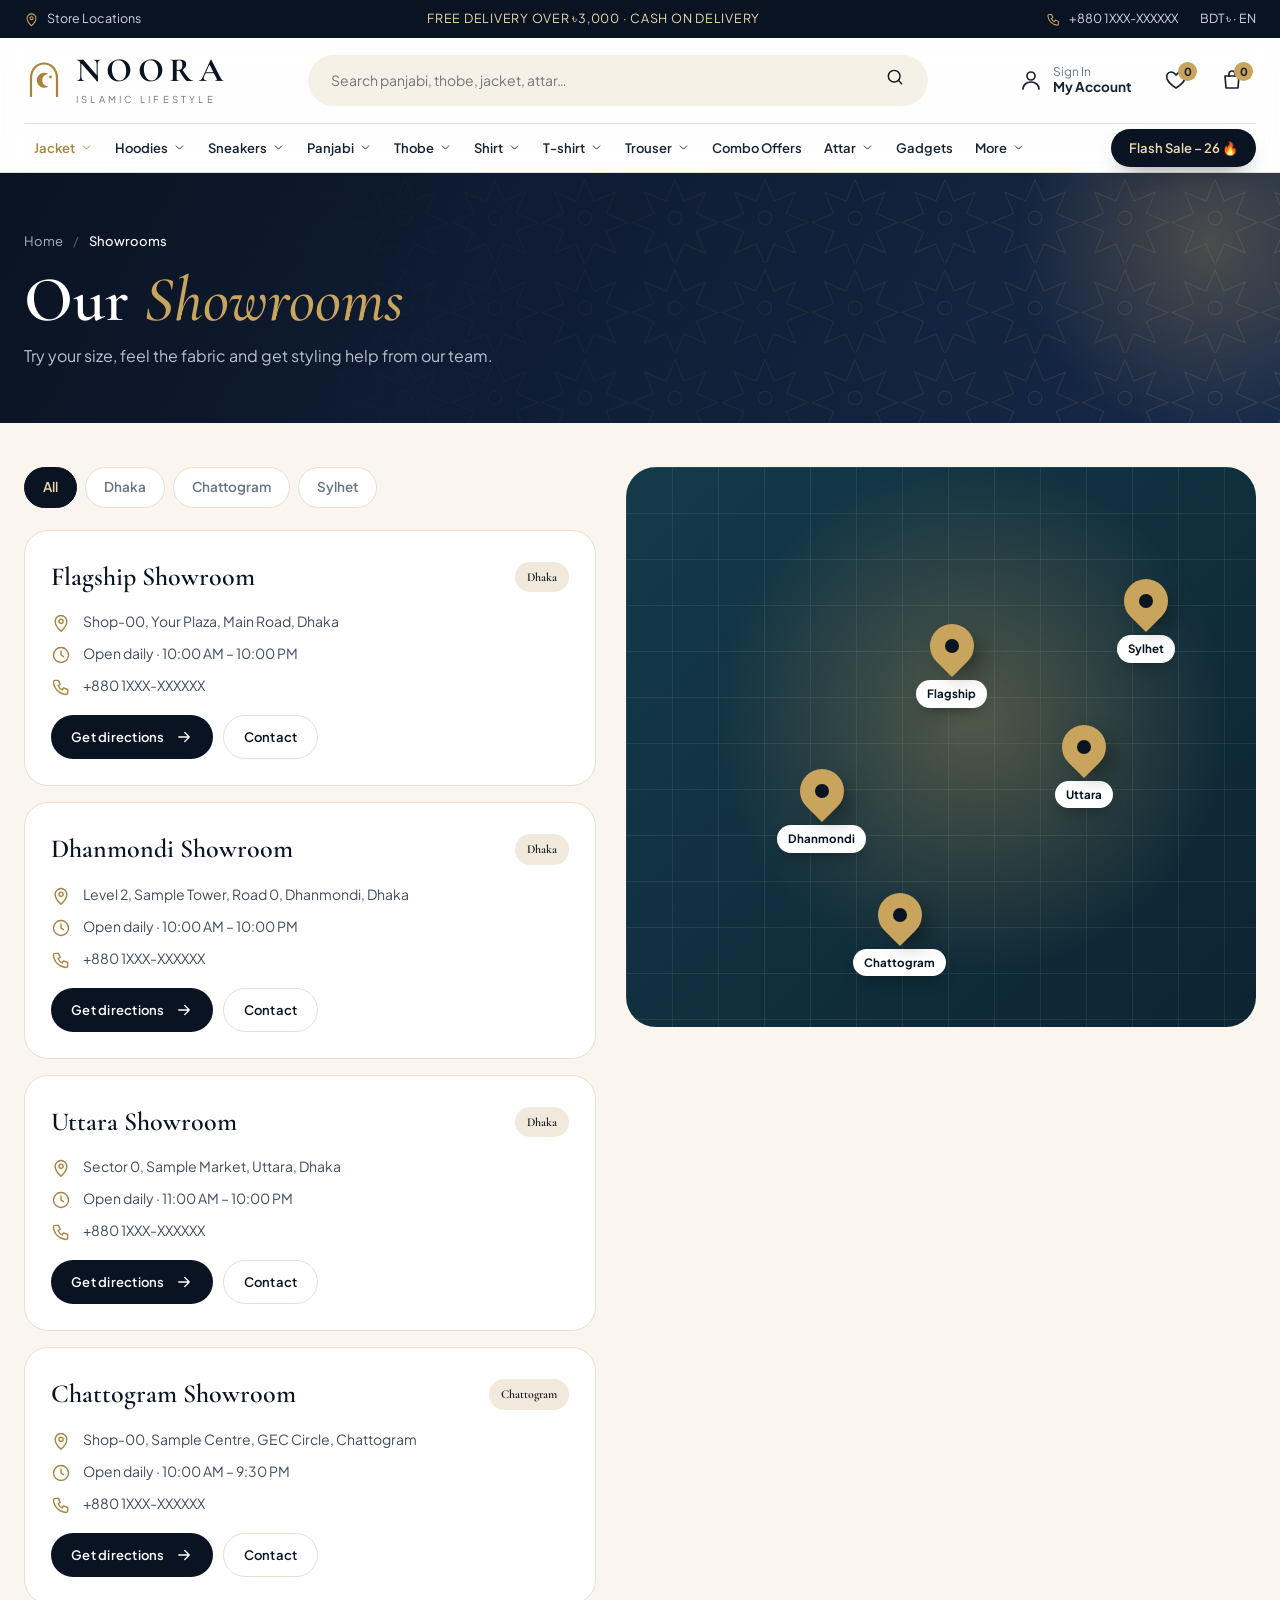
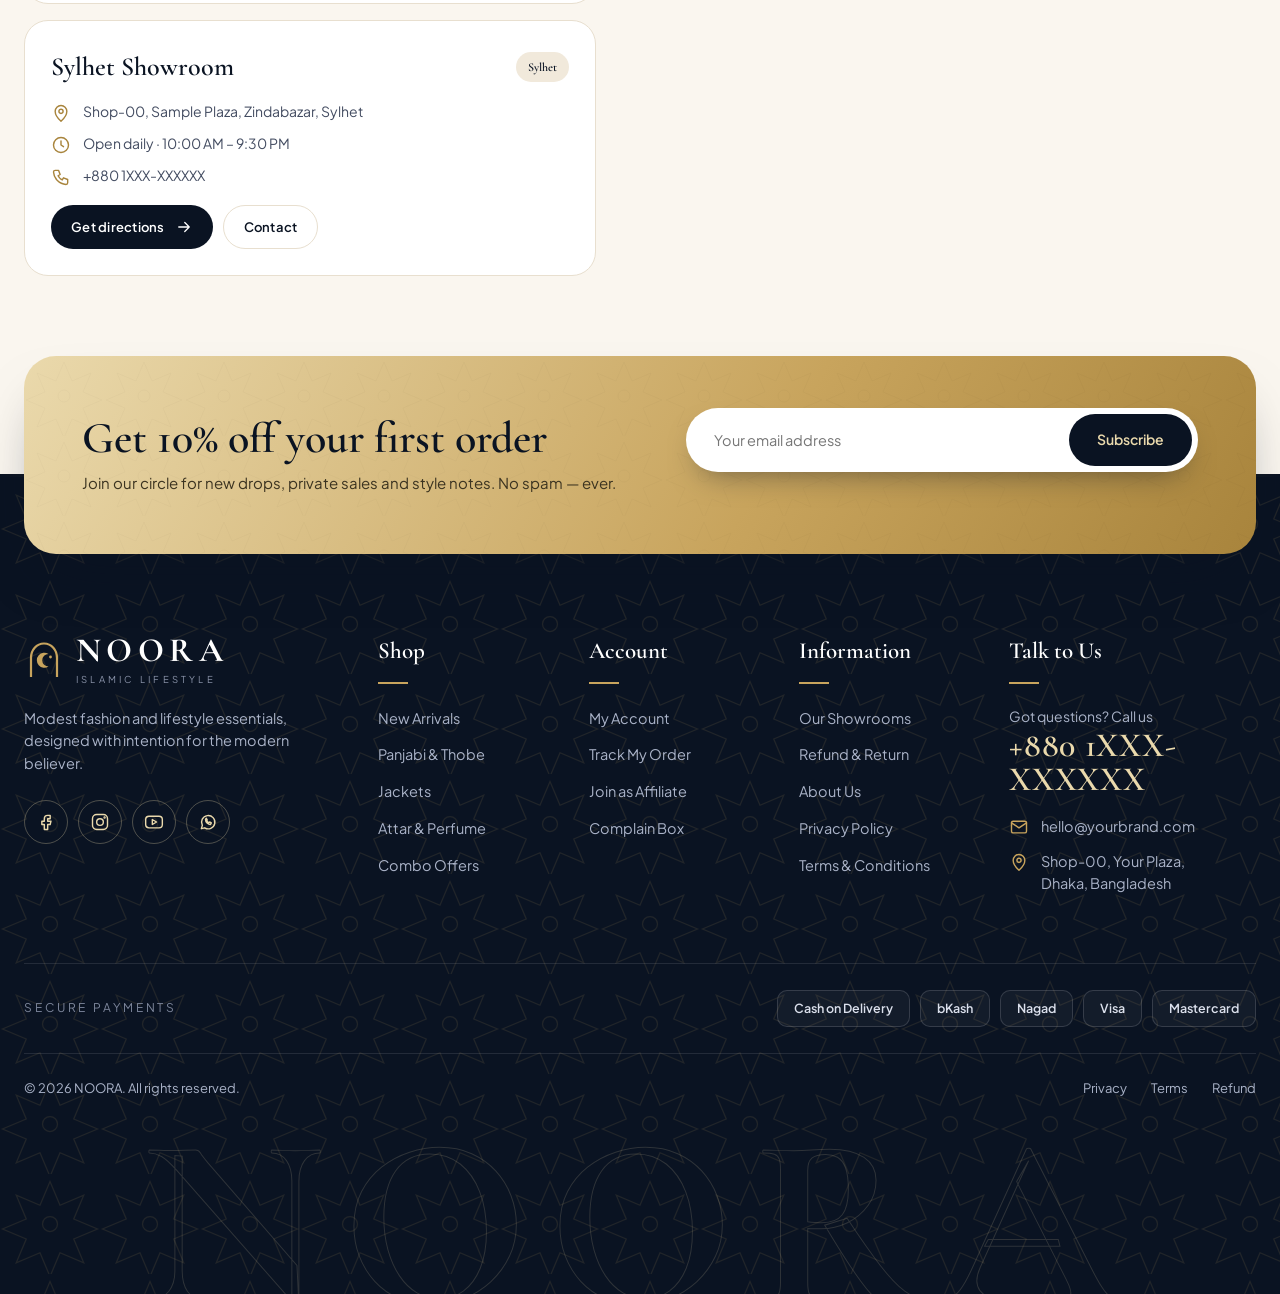
<file: docs/noora-site/showrooms.html>
<!DOCTYPE html>
<html lang="en">
<head>
<meta charset="UTF-8">
<meta name="viewport" content="width=device-width, initial-scale=1">
<title>Our Showrooms — NOORA</title>
<meta name="description" content="Find a NOORA showroom near you. Try your size and feel the fabric in person.">
<link rel="preconnect" href="https://fonts.googleapis.com">
<link rel="preconnect" href="https://fonts.gstatic.com" crossorigin>
<link href="https://fonts.googleapis.com/css2?family=Cormorant+Garamond:ital,wght@0,500;0,600;0,700;1,500;1,600&family=Noto+Sans+Bengali:wght@400;600&family=Plus+Jakarta+Sans:wght@400;500;600;700&display=swap" rel="stylesheet">
<link rel="stylesheet" href="assets/style.css">
<script>document.documentElement.classList.add('js')</script>
</head>
<body>
<!-- ============ SVG SPRITES ============ -->
<svg width="0" height="0" style="position:absolute" aria-hidden="true">
  <!-- icons -->
  <symbol id="i-search" viewBox="0 0 24 24"><circle cx="11" cy="11" r="7"/><path d="M20 20l-4-4"/></symbol>
  <symbol id="i-user" viewBox="0 0 24 24"><circle cx="12" cy="8" r="4"/><path d="M4 21c0-4 3.5-7 8-7s8 3 8 7"/></symbol>
  <symbol id="i-heart" viewBox="0 0 24 24"><path d="M12 20s-7-4.5-9-9.2C1.8 7.5 3.7 4 7 4c2 0 3.7 1.2 5 3 1.3-1.8 3-3 5-3 3.3 0 5.2 3.500 4 6.800C19 15.500 12 20 12 20z"/></symbol>
  <symbol id="i-bag" viewBox="0 0 24 24"><path d="M5 8h14l-1 12H6L5 8z"/><path d="M9 8V6a3 3 0 0 1 6 0v2"/></symbol>
  <symbol id="i-truck" viewBox="0 0 24 24"><path d="M2 6h12v10H2zM14 10h4l3 3v3h-7"/><circle cx="7" cy="17.500" r="2"/><circle cx="17" cy="17.500" r="2"/></symbol>
  <symbol id="i-shield" viewBox="0 0 24 24"><path d="M12 3l8 3v6c0 5-3.500 8-8 9-4.500-1-8-4-8-9V6l8-3z"/><path d="M8.500 12l2.500 2.500 4.500-5"/></symbol>
  <symbol id="i-return" viewBox="0 0 24 24"><path d="M4 12a8 8 0 1 0 3-6.200"/><path d="M4 4v5h5"/></symbol>
  <symbol id="i-cash" viewBox="0 0 24 24"><rect x="2" y="6" width="20" height="12" rx="2"/><circle cx="12" cy="12" r="3"/></symbol>
  <symbol id="i-pin" viewBox="0 0 24 24"><path d="M12 22s7-6.200 7-12a7 7 0 1 0-14 0c0 5.800 7 12 7 12z"/><circle cx="12" cy="10" r="2.500"/></symbol>
  <symbol id="i-phone" viewBox="0 0 24 24"><path d="M5 4h4l2 5-2.500 1.500a11 11 0 0 0 5 5L15 13l5 2v4a2 2 0 0 1-2 2A16 16 0 0 1 3 6a2 2 0 0 1 2-2z"/></symbol>
  <symbol id="i-mail" viewBox="0 0 24 24"><rect x="3" y="5" width="18" height="14" rx="2"/><path d="M3 7l9 6 9-6"/></symbol>
  <symbol id="i-clock" viewBox="0 0 24 24"><circle cx="12" cy="12" r="9"/><path d="M12 7v5l3 2"/></symbol>
  <symbol id="i-arrow" viewBox="0 0 24 24"><path d="M5 12h14M13 6l6 6-6 6"/></symbol>
  <symbol id="i-left" viewBox="0 0 24 24"><path d="M19 12H5M11 6l-6 6 6 6"/></symbol>
  <symbol id="i-chev" viewBox="0 0 24 24"><path d="M6 9l6 6 6-6"/></symbol>
  <symbol id="i-menu" viewBox="0 0 24 24"><path d="M4 7h16M4 12h16M4 17h16"/></symbol>
  <symbol id="i-home" viewBox="0 0 24 24"><path d="M3 11l9-8 9 8v9a1 1 0 0 1-1 1h-5v-6H9v6H4a1 1 0 0 1-1-1z"/></symbol>
  <symbol id="i-grid" viewBox="0 0 24 24"><rect x="3" y="3" width="7" height="7" rx="1.5"/><rect x="14" y="3" width="7" height="7" rx="1.5"/><rect x="3" y="14" width="7" height="7" rx="1.5"/><rect x="14" y="14" width="7" height="7" rx="1.5"/></symbol>
  <symbol id="i-close" viewBox="0 0 24 24"><path d="M6 6l12 12M18 6L6 18"/></symbol>
  <symbol id="i-check" viewBox="0 0 24 24"><circle cx="12" cy="12" r="9"/><path d="M8 12l3 3 5-6"/></symbol>
  <symbol id="i-star" viewBox="0 0 24 24"><path d="M12 3l2.800 5.800 6.200.9-4.500 4.400 1 6.200L12 17.300 6.500 20.300l1-6.200L3 9.700l6.200-.9z"/></symbol>
  <symbol id="i-fb" viewBox="0 0 24 24"><path d="M14 8h3V4h-3a4 4 0 0 0-4 4v3H7v4h3v6h4v-6h3l1-4h-4V8z"/></symbol>
  <symbol id="i-ig" viewBox="0 0 24 24"><rect x="3" y="3" width="18" height="18" rx="5"/><circle cx="12" cy="12" r="4"/><circle cx="17.500" cy="6.500" r=".6"/></symbol>
  <symbol id="i-yt" viewBox="0 0 24 24"><rect x="2" y="5" width="20" height="14" rx="4"/><path d="M10 9l5 3-5 3z"/></symbol>
  <symbol id="i-wa" viewBox="0 0 24 24"><path d="M4 20l1.200-4A8 8 0 1 1 8 19z"/><path d="M9 9c0 3 3 6 6 6l1-2-2-1-1 .8c-1-.4-2-1.400-2.400-2.400L11 9.500 10 7.500z"/></symbol>
  <!-- logo -->
  <symbol id="logo" viewBox="0 0 40 40"><path d="M7 37V18C7 10 12.500 3.500 20 3.500S33 10 33 18v19" fill="none" stroke="currentColor" stroke-width="2.200"/><path d="M24.500 14a7.500 7.500 0 1 0 0 12.500 6 6 0 0 1 0-12.500z" fill="currentColor"/><circle cx="26.500" cy="17" r="1.400" fill="currentColor"/></symbol>

  <!-- garments (100 x 120) -->
  <symbol id="g-tshirt" viewBox="0 0 100 120"><path d="M32 12 L8 26 L17 48 L29 42 L29 106 Q29 110 33 110 H67 Q71 110 71 106 L71 42 L83 48 L92 26 L68 12 Q62 22 50 22 Q38 22 32 12 Z" fill="currentColor"/><path d="M32 12 Q38 22 50 22 Q62 22 68 12" fill="none" stroke="#000" stroke-opacity=".25" stroke-width="2"/><path d="M29 42 L17 48 M71 42 L83 48" stroke="#000" stroke-opacity=".14" stroke-width="1.500"/><path d="M29 99 H71" stroke="#000" stroke-opacity=".12" stroke-width="1.500"/><path d="M29 42 V106 Q29 110 33 110 H45 V42Z" fill="#fff" fill-opacity=".07"/></symbol>
  <symbol id="g-polo" viewBox="0 0 100 120"><path d="M32 12 L8 26 L17 48 L29 42 L29 106 Q29 110 33 110 H67 Q71 110 71 106 L71 42 L83 48 L92 26 L68 12 Q62 22 50 22 Q38 22 32 12 Z" fill="currentColor"/><path d="M38 10 L50 30 L62 10 L68 13 L56 32 L44 32 L32 13 Z" fill="#fff" fill-opacity=".28" stroke="#000" stroke-opacity=".2" stroke-width="1"/><path d="M50 30 V56" stroke="#000" stroke-opacity=".3" stroke-width="1.500"/><circle cx="53" cy="38" r="1.500" fill="#000" fill-opacity=".35"/><circle cx="53" cy="47" r="1.500" fill="#000" fill-opacity=".35"/><path d="M29 42 V106 Q29 110 33 110 H45 V42Z" fill="#fff" fill-opacity=".07"/></symbol>
  <symbol id="g-panjabi" viewBox="0 0 100 120"><path d="M33 8 L9 22 L16 56 L28 50 L26 112 Q26 114 29 114 H71 Q74 114 74 112 L72 50 L84 56 L91 22 L67 8 Q62 15 50 15 Q38 15 33 8 Z" fill="currentColor"/><path d="M40 9 Q50 18 60 9 L60 13 Q50 22 40 13 Z" fill="#000" fill-opacity=".18"/><path d="M50 18 V68" stroke="#000" stroke-opacity=".28" stroke-width="1.500"/><circle cx="50" cy="28" r="1.600" fill="#fff" fill-opacity=".8"/><circle cx="50" cy="40" r="1.600" fill="#fff" fill-opacity=".8"/><circle cx="50" cy="52" r="1.600" fill="#fff" fill-opacity=".8"/><path d="M28 50 L26 112 M72 50 L74 112" stroke="#000" stroke-opacity=".1" stroke-width="1.500"/><path d="M26 112 L28 50 L45 50 L45 114 H29Z" fill="#fff" fill-opacity=".07"/></symbol>
  <symbol id="g-thobe" viewBox="0 0 100 120"><path d="M34 6 L10 20 L14 58 L27 52 L25 116 H75 L73 52 L86 58 L90 20 L66 6 Q60 12 50 12 Q40 12 34 6 Z" fill="currentColor"/><path d="M42 7 Q50 15 58 7 L58 11 Q50 19 42 11Z" fill="#000" fill-opacity=".16"/><path d="M50 15 V62" stroke="#000" stroke-opacity=".25" stroke-width="1.500"/><path d="M60 72 H68 V86" fill="none" stroke="#000" stroke-opacity=".18" stroke-width="1.300"/><path d="M25 116 L27 52 L45 52 L45 116Z" fill="#fff" fill-opacity=".1"/></symbol>
  <symbol id="g-jacket" viewBox="0 0 100 120"><path d="M31 10 L7 26 L10 88 L25 86 L25 110 Q25 112 28 112 H72 Q75 112 75 110 L75 86 L90 88 L93 26 L69 10 L61 17 L50 13 L39 17 Z" fill="currentColor"/><path d="M39 17 L50 13 L61 17 L61 10 L69 10 L61 4 L50 8 L39 4 L31 10 L39 10Z" fill="#000" fill-opacity=".2"/><path d="M50 13 V112" stroke="#ead9ac" stroke-width="1.600" stroke-dasharray="2.500 2"/><path d="M30 92 H42 M58 92 H70" stroke="#000" stroke-opacity=".3" stroke-width="2" stroke-linecap="round"/><path d="M10 80 L25 78 M90 80 L75 78" stroke="#000" stroke-opacity=".25" stroke-width="2"/><path d="M25 86 V112 H45 V14 L39 17 L31 10 L7 26 L10 88Z" fill="#fff" fill-opacity=".08"/></symbol>
  <symbol id="g-trouser" viewBox="0 0 100 120"><path d="M30 6 H70 L76 112 Q76 114 73 114 H56 Q54 114 54 112 L50 44 L46 112 Q46 114 44 114 H27 Q24 114 24 112 Z" fill="currentColor"/><path d="M30 15 H70" stroke="#000" stroke-opacity=".25" stroke-width="1.500"/><path d="M46 6 V22 M54 6 V22" stroke="#ead9ac" stroke-width="1.300" stroke-linecap="round"/><path d="M24 112 L30 6 H50 V44 L46 112 Q46 114 44 114 H27 Q24 114 24 112Z" fill="#fff" fill-opacity=".08"/></symbol>
  <symbol id="g-sneaker" viewBox="0 0 100 120"><path d="M6 76 C6 66 14 62 22 60 L36 46 C40 42 46 44 48 48 L52 56 L74 64 C88 68 96 72 96 82 V90 H6 Z" fill="currentColor"/><path d="M4 90 H98 V98 Q98 100 96 100 H6 Q4 100 4 98 Z" fill="#f5f1e8"/><path d="M38 52 L44 58 M44 47 L50 54 M52 60 L58 66" stroke="#fff" stroke-opacity=".7" stroke-width="2" stroke-linecap="round"/><path d="M6 76 H96" stroke="#000" stroke-opacity=".15" stroke-width="1.500"/></symbol>
  <symbol id="g-attar" viewBox="0 0 100 120"><path d="M30 46 Q30 42 34 42 H66 Q70 42 70 46 V104 Q70 110 64 110 H36 Q30 110 30 104 Z" fill="currentColor" fill-opacity=".9"/><path d="M44 30 H56 V42 H44Z" fill="#ead9ac"/><path d="M40 12 Q40 8 44 8 H56 Q60 8 60 12 V30 H40Z" fill="#c8a45d"/><rect x="36" y="58" width="28" height="34" rx="3" fill="#fff" fill-opacity=".85"/><path d="M42 68 H58 M42 75 H58 M42 82 H52" stroke="#0a1322" stroke-opacity=".5" stroke-width="1.500" stroke-linecap="round"/><path d="M34 46 V104 H42 V46Z" fill="#fff" fill-opacity=".18"/></symbol>
  <symbol id="g-combo" viewBox="0 0 100 120"><use href="#g-tshirt" x="0" y="38" width="48" height="58" style="color:var(--c1)"/><use href="#g-tshirt" x="52" y="38" width="48" height="58" style="color:var(--c3)"/><use href="#g-tshirt" x="25" y="16" width="50" height="60" style="color:var(--c2)"/></symbol>
</svg>

<!-- ============ TOP BAR ============ -->
<div class="topbar">
  <div class="wrap">
    <a href="showrooms.html"><svg class="i"><use href="#i-pin"/></svg>Store Locations</a>
    <span class="mid">FREE DELIVERY OVER ৳3,000 · CASH ON DELIVERY</span>
    <div class="r"><span><svg class="i"><use href="#i-phone"/></svg>+880 1XXX-XXXXXX</span><span>BDT ৳ · EN</span></div>
  </div>
</div>

<header class="hdr" id="hdr">
  <div class="scrim" id="scrim"></div>
  <div class="wrap">
    <div class="hdr-main">
      <button class="nav-toggle" id="navT" aria-label="Open menu" aria-expanded="false" aria-controls="nav"><svg class="i"><use href="#i-menu"/></svg></button>
      <a href="index.html" class="logo" aria-label="NOORA home">
        <svg><use href="#logo"/></svg>
        <div><b>NOORA</b><small>Islamic Lifestyle</small></div>
      </a>
      <div class="sw">
        <form class="search" action="shop.html" method="get">
          <label class="sr" for="q">Search</label>
          <input id="q" name="q" type="search" placeholder="Search panjabi, thobe, jacket, attar…" autocomplete="off">
          <button aria-label="Search"><svg class="i"><use href="#i-search"/></svg></button>
        </form>
        <div class="sug" id="sug">
          <div class="st">Trending searches</div>
          <div class="sc"><a href="shop.html?q=Panjabi" data-q="Panjabi">Panjabi</a><a href="shop.html?q=Thobe" data-q="Thobe">Thobe</a><a href="shop.html?q=Padded+jacket" data-q="Padded jacket">Padded jacket</a><a href="shop.html?q=Oud+attar" data-q="Oud attar">Oud attar</a><a href="shop.html?q=Combo+offer" data-q="Combo offer">Combo offer</a><a href="shop.html?q=Polo+shirt" data-q="Polo shirt">Polo shirt</a></div>
          <div class="st">Popular categories</div>
          <div class="sl"><a href="shop.html?type=panjabi">Panjabi & Thobe <span>→</span></a><a href="shop.html?type=jacket">Jackets <span>→</span></a><a href="shop.html?type=attar">Attar & Perfume <span>→</span></a><a href="shop.html?type=combo">Combo Offers <span>→</span></a></div>
        </div>
      </div>
      <div class="acts">
        <a href="account.html" class="act act-u"><svg class="i"><use href="#i-user"/></svg><span class="t">Sign In<b>My Account</b></span></a>
        <a href="wishlist.html" class="act act-w" aria-label="Wishlist"><svg class="i"><use href="#i-heart"/></svg><span class="badge wc">0</span></a>
        <a href="cart.html" class="act" aria-label="Cart"><svg class="i"><use href="#i-bag"/></svg><span class="badge cc">0</span></a>
      </div>
    </div>
    <ul class="nav" id="nav" aria-label="Main menu"></ul>
  </div>
</header>
<main id="main">
<section class="phead"><div class="wrap">
  <nav class="crumb"><a href="index.html">Home</a><span>/</span><b>Showrooms</b></nav>
  <h1>Our <em>Showrooms</em></h1>
  <p>Try your size, feel the fabric and get styling help from our team.</p>
</div></section>
<section class="pad" style="padding-top:44px"><div class="wrap sr-grid">
  <div>
    <div class="cityf" id="cityf"></div>
    <div id="shList"></div>
  </div>
  <div class="map big" aria-hidden="true">
    <div class="pin" style="left:46%;top:28%"><i></i><span>Flagship</span></div>
    <div class="pin" style="left:24%;top:54%"><i></i><span>Dhanmondi</span></div>
    <div class="pin" style="left:68%;top:46%"><i></i><span>Uttara</span></div>
    <div class="pin" style="left:36%;top:76%"><i></i><span>Chattogram</span></div>
    <div class="pin" style="left:78%;top:20%"><i></i><span>Sylhet</span></div>
  </div>
</div></section>
</main>
<!-- ============ NEWSLETTER ============ -->
<section class="news"><div class="wrap">
  <div class="box reveal">
    <div><h2>Get 10% off your first order</h2><p>Join our circle for new drops, private sales and style notes. No spam — ever.</p></div>
    <div>
      <form class="nf" id="nf"><input type="email" required placeholder="Your email address" aria-label="Email"><button type="submit">Subscribe</button></form>
      <div class="nmsg" id="nmsg"></div>
    </div>
  </div>
</div></section>

<!-- ============ FOOTER ============ -->
<footer>
  <div class="wrap">
    <div class="f-grid">
      <div class="f-brand">
        <a href="index.html" class="logo"><svg><use href="#logo"/></svg><div><b>NOORA</b><small>Islamic Lifestyle</small></div></a>
        <p>Modest fashion and lifestyle essentials, designed with intention for the modern believer.</p>
        <div class="soc">
          <a href="#" aria-label="Facebook"><svg class="i"><use href="#i-fb"/></svg></a>
          <a href="#" aria-label="Instagram"><svg class="i"><use href="#i-ig"/></svg></a>
          <a href="#" aria-label="YouTube"><svg class="i"><use href="#i-yt"/></svg></a>
          <a href="#" aria-label="WhatsApp"><svg class="i"><use href="#i-wa"/></svg></a>
        </div>
      </div>
      <div class="f-col"><h5>Shop</h5><ul><li><a href="shop.html?sort=new">New Arrivals</a></li><li><a href="shop.html?type=panjabi">Panjabi & Thobe</a></li><li><a href="shop.html?type=jacket">Jackets</a></li><li><a href="shop.html?type=attar">Attar & Perfume</a></li><li><a href="shop.html?type=combo">Combo Offers</a></li></ul></div>
      <div class="f-col"><h5>Account</h5><ul><li><a href="account.html">My Account</a></li><li><a href="track-order.html">Track My Order</a></li><li><a href="affiliate.html">Join as Affiliate</a></li><li><a href="contact.html">Complain Box</a></li></ul></div>
      <div class="f-col"><h5>Information</h5><ul><li><a href="showrooms.html">Our Showrooms</a></li><li><a href="policy.html#refund">Refund & Return</a></li><li><a href="about.html">About Us</a></li><li><a href="policy.html#privacy">Privacy Policy</a></li><li><a href="policy.html#terms">Terms & Conditions</a></li></ul></div>
      <div class="f-col f-contact">
        <h5>Talk to Us</h5>
        <div style="font-size:14px">Got questions? Call us</div>
        <div class="big">+880 1XXX-XXXXXX</div>
        <div class="r"><svg class="i"><use href="#i-mail"/></svg><a href="contact.html">hello@yourbrand.com</a></div>
        <div class="r"><svg class="i"><use href="#i-pin"/></svg><span>Shop-00, Your Plaza,<br>Dhaka, Bangladesh</span></div>
      </div>
    </div>
    <div class="pay">
      <span class="lbl">Secure payments</span>
      <div class="chips"><span>Cash on Delivery</span><span>bKash</span><span>Nagad</span><span>Visa</span><span>Mastercard</span></div>
    </div>
    <div class="copy">
      <span>© <span id="yr">2026</span> NOORA. All rights reserved.</span>
      <nav><a href="policy.html#privacy">Privacy</a><a href="policy.html#terms">Terms</a><a href="policy.html#refund">Refund</a></nav>
    </div>
  </div>
  <div class="wm" aria-hidden="true">NOORA</div>
</footer>

<button class="top" id="top" aria-label="Back to top"><svg class="i"><use href="#i-arrow"/></svg></button>
<div class="toast" id="toast"><svg class="i"><use href="#i-check"/></svg><span>Added to cart</span></div>
<nav class="tabbar" aria-label="Quick navigation">
  <a href="index.html"><svg class="i"><use href="#i-home"/></svg>Home</a>
  <button type="button" id="tabShop"><svg class="i"><use href="#i-grid"/></svg>Shop</button>
  <a href="wishlist.html"><svg class="i"><use href="#i-heart"/></svg>Wishlist<span class="badge wc">0</span></a>
  <a href="cart.html"><svg class="i"><use href="#i-bag"/></svg>Cart<span class="badge cc">0</span></a>
  <a href="account.html"><svg class="i"><use href="#i-user"/></svg>Account</a>
</nav>
<script src="assets/data.js"></script>
<script src="assets/app.js"></script>
<script>
(function(){
  /* placeholder addresses: replace with your real showrooms */
  var SH=[
   {n:'Flagship Showroom',c:'Dhaka',a:'Shop-00, Your Plaza, Main Road, Dhaka',p:'+880 1XXX-XXXXXX',h:'10:00 AM – 10:00 PM'},
   {n:'Dhanmondi Showroom',c:'Dhaka',a:'Level 2, Sample Tower, Road 0, Dhanmondi, Dhaka',p:'+880 1XXX-XXXXXX',h:'10:00 AM – 10:00 PM'},
   {n:'Uttara Showroom',c:'Dhaka',a:'Sector 0, Sample Market, Uttara, Dhaka',p:'+880 1XXX-XXXXXX',h:'11:00 AM – 10:00 PM'},
   {n:'Chattogram Showroom',c:'Chattogram',a:'Shop-00, Sample Centre, GEC Circle, Chattogram',p:'+880 1XXX-XXXXXX',h:'10:00 AM – 9:30 PM'},
   {n:'Sylhet Showroom',c:'Sylhet',a:'Shop-00, Sample Plaza, Zindabazar, Sylhet',p:'+880 1XXX-XXXXXX',h:'10:00 AM – 9:30 PM'}
  ];
  var city='All',cities=['All'].concat(SH.map(function(s){return s.c}).filter(function(c,i,a){return a.indexOf(c)===i}));
  function render(){
    $('#cityf').innerHTML=cities.map(function(c){return '<button class="'+(c===city?'on':'')+'" data-c="'+c+'">'+c+'</button>'}).join('');
    $('#shList').innerHTML=SH.filter(function(s){return city==='All'||s.c===city}).map(function(s){
      return '<div class="shr"><h3>'+s.n+' <span class="pill">'+s.c+'</span></h3><ul><li><svg class="i"><use href="#i-pin"/></svg><span>'+s.a+'</span></li><li><svg class="i"><use href="#i-clock"/></svg><span>Open daily · '+s.h+'</span></li><li><svg class="i"><use href="#i-phone"/></svg><span>'+s.p+'</span></li></ul>'
       +'<div class="acts2"><a class="btn dark" target="_blank" rel="noopener" href="https://www.google.com/maps/search/'+encodeURIComponent(s.n+' '+s.a)+'">Get directions <svg class="i"><use href="#i-arrow"/></svg></a><a class="btn line" href="contact.html">Contact</a></div></div>';
    }).join('');
  }
  $('#cityf').addEventListener('click',function(e){var b=e.target.closest('button');if(!b)return;city=b.dataset.c;render()});
  render();
})();
</script>
</body>
</html>
</file>
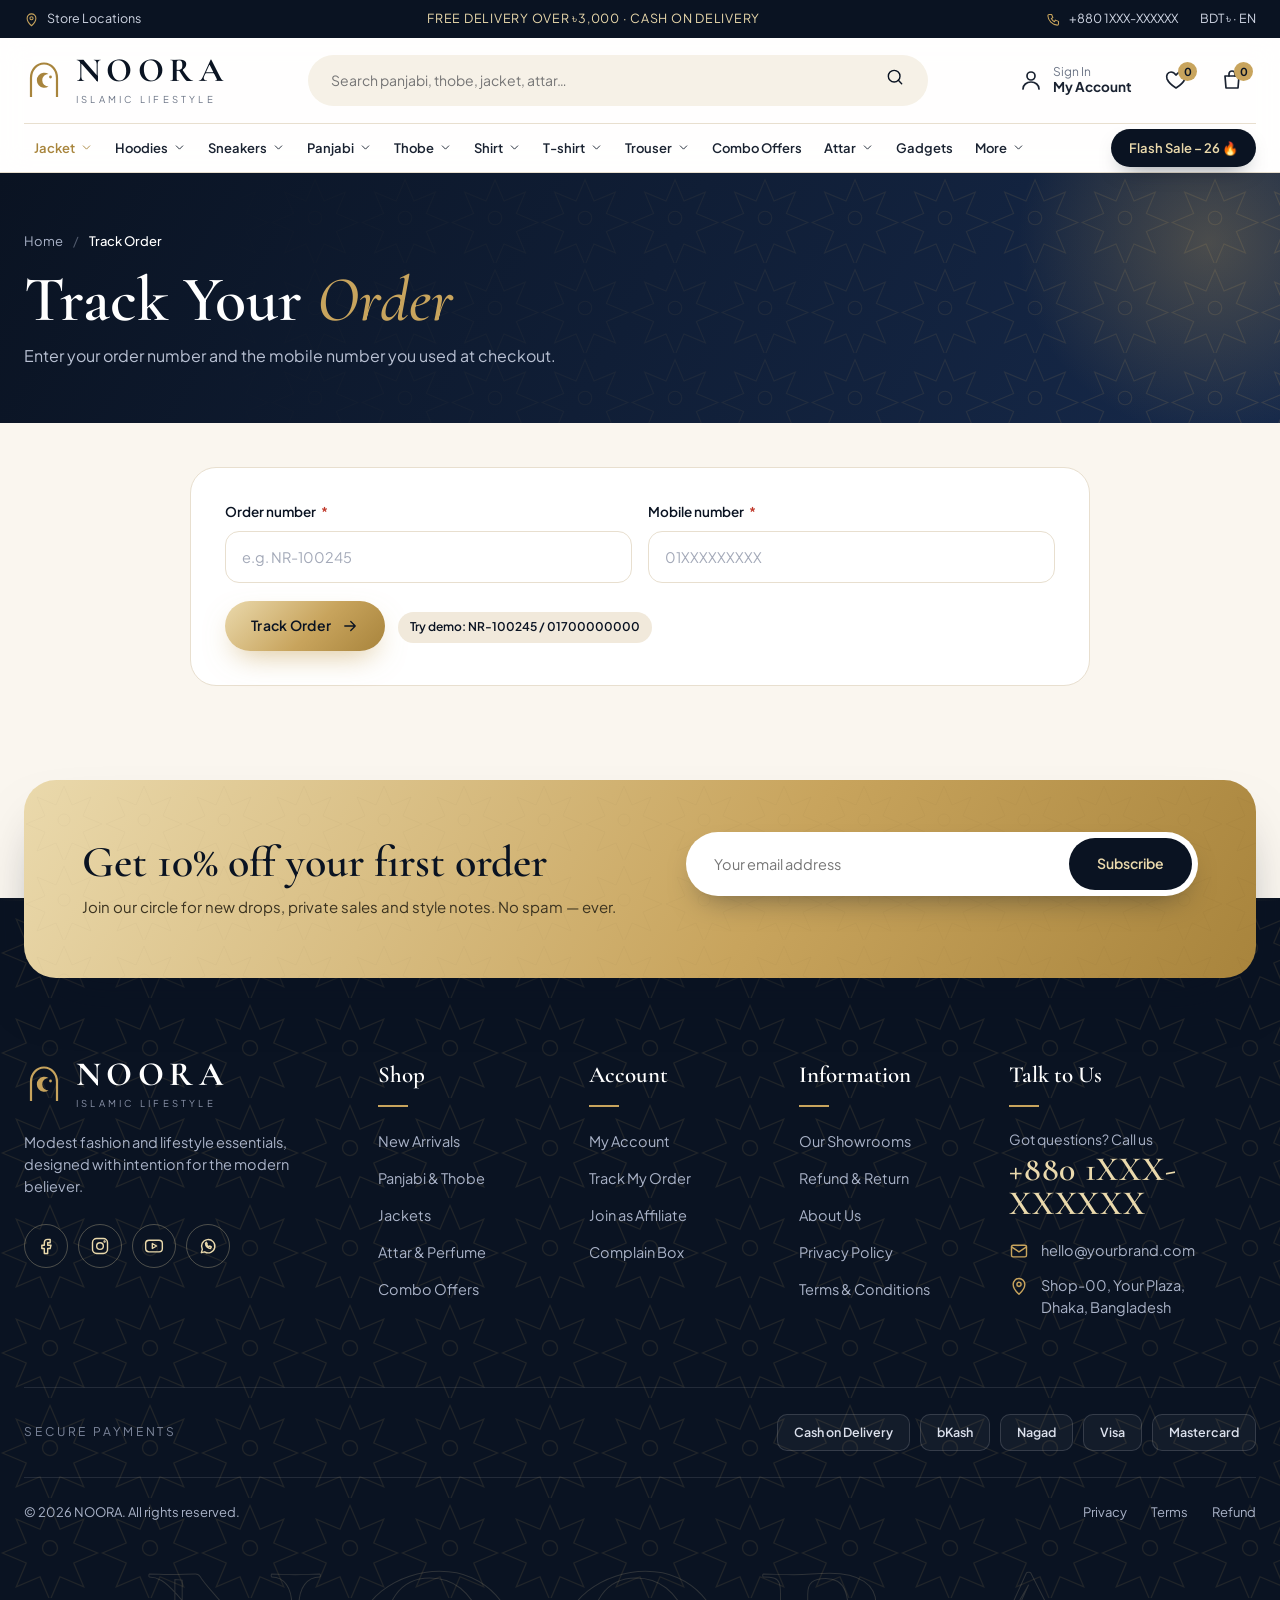
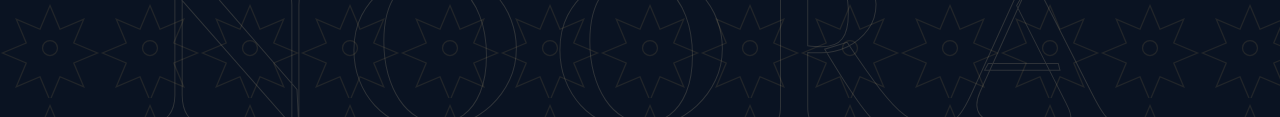
<file: docs/noora-site/track-order.html>
<!DOCTYPE html>
<html lang="en">
<head>
<meta charset="UTF-8">
<meta name="viewport" content="width=device-width, initial-scale=1">
<title>Track Your Order — NOORA</title>
<meta name="description" content="Enter your order number and mobile number to see where your parcel is.">
<link rel="preconnect" href="https://fonts.googleapis.com">
<link rel="preconnect" href="https://fonts.gstatic.com" crossorigin>
<link href="https://fonts.googleapis.com/css2?family=Cormorant+Garamond:ital,wght@0,500;0,600;0,700;1,500;1,600&family=Noto+Sans+Bengali:wght@400;600&family=Plus+Jakarta+Sans:wght@400;500;600;700&display=swap" rel="stylesheet">
<link rel="stylesheet" href="assets/style.css">
<script>document.documentElement.classList.add('js')</script>
</head>
<body>
<!-- ============ SVG SPRITES ============ -->
<svg width="0" height="0" style="position:absolute" aria-hidden="true">
  <!-- icons -->
  <symbol id="i-search" viewBox="0 0 24 24"><circle cx="11" cy="11" r="7"/><path d="M20 20l-4-4"/></symbol>
  <symbol id="i-user" viewBox="0 0 24 24"><circle cx="12" cy="8" r="4"/><path d="M4 21c0-4 3.5-7 8-7s8 3 8 7"/></symbol>
  <symbol id="i-heart" viewBox="0 0 24 24"><path d="M12 20s-7-4.5-9-9.2C1.8 7.5 3.7 4 7 4c2 0 3.7 1.2 5 3 1.3-1.8 3-3 5-3 3.3 0 5.2 3.500 4 6.800C19 15.500 12 20 12 20z"/></symbol>
  <symbol id="i-bag" viewBox="0 0 24 24"><path d="M5 8h14l-1 12H6L5 8z"/><path d="M9 8V6a3 3 0 0 1 6 0v2"/></symbol>
  <symbol id="i-truck" viewBox="0 0 24 24"><path d="M2 6h12v10H2zM14 10h4l3 3v3h-7"/><circle cx="7" cy="17.500" r="2"/><circle cx="17" cy="17.500" r="2"/></symbol>
  <symbol id="i-shield" viewBox="0 0 24 24"><path d="M12 3l8 3v6c0 5-3.500 8-8 9-4.500-1-8-4-8-9V6l8-3z"/><path d="M8.500 12l2.500 2.500 4.500-5"/></symbol>
  <symbol id="i-return" viewBox="0 0 24 24"><path d="M4 12a8 8 0 1 0 3-6.200"/><path d="M4 4v5h5"/></symbol>
  <symbol id="i-cash" viewBox="0 0 24 24"><rect x="2" y="6" width="20" height="12" rx="2"/><circle cx="12" cy="12" r="3"/></symbol>
  <symbol id="i-pin" viewBox="0 0 24 24"><path d="M12 22s7-6.200 7-12a7 7 0 1 0-14 0c0 5.800 7 12 7 12z"/><circle cx="12" cy="10" r="2.500"/></symbol>
  <symbol id="i-phone" viewBox="0 0 24 24"><path d="M5 4h4l2 5-2.500 1.500a11 11 0 0 0 5 5L15 13l5 2v4a2 2 0 0 1-2 2A16 16 0 0 1 3 6a2 2 0 0 1 2-2z"/></symbol>
  <symbol id="i-mail" viewBox="0 0 24 24"><rect x="3" y="5" width="18" height="14" rx="2"/><path d="M3 7l9 6 9-6"/></symbol>
  <symbol id="i-clock" viewBox="0 0 24 24"><circle cx="12" cy="12" r="9"/><path d="M12 7v5l3 2"/></symbol>
  <symbol id="i-arrow" viewBox="0 0 24 24"><path d="M5 12h14M13 6l6 6-6 6"/></symbol>
  <symbol id="i-left" viewBox="0 0 24 24"><path d="M19 12H5M11 6l-6 6 6 6"/></symbol>
  <symbol id="i-chev" viewBox="0 0 24 24"><path d="M6 9l6 6 6-6"/></symbol>
  <symbol id="i-menu" viewBox="0 0 24 24"><path d="M4 7h16M4 12h16M4 17h16"/></symbol>
  <symbol id="i-home" viewBox="0 0 24 24"><path d="M3 11l9-8 9 8v9a1 1 0 0 1-1 1h-5v-6H9v6H4a1 1 0 0 1-1-1z"/></symbol>
  <symbol id="i-grid" viewBox="0 0 24 24"><rect x="3" y="3" width="7" height="7" rx="1.5"/><rect x="14" y="3" width="7" height="7" rx="1.5"/><rect x="3" y="14" width="7" height="7" rx="1.5"/><rect x="14" y="14" width="7" height="7" rx="1.5"/></symbol>
  <symbol id="i-close" viewBox="0 0 24 24"><path d="M6 6l12 12M18 6L6 18"/></symbol>
  <symbol id="i-check" viewBox="0 0 24 24"><circle cx="12" cy="12" r="9"/><path d="M8 12l3 3 5-6"/></symbol>
  <symbol id="i-star" viewBox="0 0 24 24"><path d="M12 3l2.800 5.800 6.200.9-4.500 4.400 1 6.200L12 17.300 6.500 20.300l1-6.200L3 9.700l6.200-.9z"/></symbol>
  <symbol id="i-fb" viewBox="0 0 24 24"><path d="M14 8h3V4h-3a4 4 0 0 0-4 4v3H7v4h3v6h4v-6h3l1-4h-4V8z"/></symbol>
  <symbol id="i-ig" viewBox="0 0 24 24"><rect x="3" y="3" width="18" height="18" rx="5"/><circle cx="12" cy="12" r="4"/><circle cx="17.500" cy="6.500" r=".6"/></symbol>
  <symbol id="i-yt" viewBox="0 0 24 24"><rect x="2" y="5" width="20" height="14" rx="4"/><path d="M10 9l5 3-5 3z"/></symbol>
  <symbol id="i-wa" viewBox="0 0 24 24"><path d="M4 20l1.200-4A8 8 0 1 1 8 19z"/><path d="M9 9c0 3 3 6 6 6l1-2-2-1-1 .8c-1-.4-2-1.400-2.400-2.400L11 9.500 10 7.500z"/></symbol>
  <!-- logo -->
  <symbol id="logo" viewBox="0 0 40 40"><path d="M7 37V18C7 10 12.500 3.500 20 3.500S33 10 33 18v19" fill="none" stroke="currentColor" stroke-width="2.200"/><path d="M24.500 14a7.500 7.500 0 1 0 0 12.500 6 6 0 0 1 0-12.500z" fill="currentColor"/><circle cx="26.500" cy="17" r="1.400" fill="currentColor"/></symbol>

  <!-- garments (100 x 120) -->
  <symbol id="g-tshirt" viewBox="0 0 100 120"><path d="M32 12 L8 26 L17 48 L29 42 L29 106 Q29 110 33 110 H67 Q71 110 71 106 L71 42 L83 48 L92 26 L68 12 Q62 22 50 22 Q38 22 32 12 Z" fill="currentColor"/><path d="M32 12 Q38 22 50 22 Q62 22 68 12" fill="none" stroke="#000" stroke-opacity=".25" stroke-width="2"/><path d="M29 42 L17 48 M71 42 L83 48" stroke="#000" stroke-opacity=".14" stroke-width="1.500"/><path d="M29 99 H71" stroke="#000" stroke-opacity=".12" stroke-width="1.500"/><path d="M29 42 V106 Q29 110 33 110 H45 V42Z" fill="#fff" fill-opacity=".07"/></symbol>
  <symbol id="g-polo" viewBox="0 0 100 120"><path d="M32 12 L8 26 L17 48 L29 42 L29 106 Q29 110 33 110 H67 Q71 110 71 106 L71 42 L83 48 L92 26 L68 12 Q62 22 50 22 Q38 22 32 12 Z" fill="currentColor"/><path d="M38 10 L50 30 L62 10 L68 13 L56 32 L44 32 L32 13 Z" fill="#fff" fill-opacity=".28" stroke="#000" stroke-opacity=".2" stroke-width="1"/><path d="M50 30 V56" stroke="#000" stroke-opacity=".3" stroke-width="1.500"/><circle cx="53" cy="38" r="1.500" fill="#000" fill-opacity=".35"/><circle cx="53" cy="47" r="1.500" fill="#000" fill-opacity=".35"/><path d="M29 42 V106 Q29 110 33 110 H45 V42Z" fill="#fff" fill-opacity=".07"/></symbol>
  <symbol id="g-panjabi" viewBox="0 0 100 120"><path d="M33 8 L9 22 L16 56 L28 50 L26 112 Q26 114 29 114 H71 Q74 114 74 112 L72 50 L84 56 L91 22 L67 8 Q62 15 50 15 Q38 15 33 8 Z" fill="currentColor"/><path d="M40 9 Q50 18 60 9 L60 13 Q50 22 40 13 Z" fill="#000" fill-opacity=".18"/><path d="M50 18 V68" stroke="#000" stroke-opacity=".28" stroke-width="1.500"/><circle cx="50" cy="28" r="1.600" fill="#fff" fill-opacity=".8"/><circle cx="50" cy="40" r="1.600" fill="#fff" fill-opacity=".8"/><circle cx="50" cy="52" r="1.600" fill="#fff" fill-opacity=".8"/><path d="M28 50 L26 112 M72 50 L74 112" stroke="#000" stroke-opacity=".1" stroke-width="1.500"/><path d="M26 112 L28 50 L45 50 L45 114 H29Z" fill="#fff" fill-opacity=".07"/></symbol>
  <symbol id="g-thobe" viewBox="0 0 100 120"><path d="M34 6 L10 20 L14 58 L27 52 L25 116 H75 L73 52 L86 58 L90 20 L66 6 Q60 12 50 12 Q40 12 34 6 Z" fill="currentColor"/><path d="M42 7 Q50 15 58 7 L58 11 Q50 19 42 11Z" fill="#000" fill-opacity=".16"/><path d="M50 15 V62" stroke="#000" stroke-opacity=".25" stroke-width="1.500"/><path d="M60 72 H68 V86" fill="none" stroke="#000" stroke-opacity=".18" stroke-width="1.300"/><path d="M25 116 L27 52 L45 52 L45 116Z" fill="#fff" fill-opacity=".1"/></symbol>
  <symbol id="g-jacket" viewBox="0 0 100 120"><path d="M31 10 L7 26 L10 88 L25 86 L25 110 Q25 112 28 112 H72 Q75 112 75 110 L75 86 L90 88 L93 26 L69 10 L61 17 L50 13 L39 17 Z" fill="currentColor"/><path d="M39 17 L50 13 L61 17 L61 10 L69 10 L61 4 L50 8 L39 4 L31 10 L39 10Z" fill="#000" fill-opacity=".2"/><path d="M50 13 V112" stroke="#ead9ac" stroke-width="1.600" stroke-dasharray="2.500 2"/><path d="M30 92 H42 M58 92 H70" stroke="#000" stroke-opacity=".3" stroke-width="2" stroke-linecap="round"/><path d="M10 80 L25 78 M90 80 L75 78" stroke="#000" stroke-opacity=".25" stroke-width="2"/><path d="M25 86 V112 H45 V14 L39 17 L31 10 L7 26 L10 88Z" fill="#fff" fill-opacity=".08"/></symbol>
  <symbol id="g-trouser" viewBox="0 0 100 120"><path d="M30 6 H70 L76 112 Q76 114 73 114 H56 Q54 114 54 112 L50 44 L46 112 Q46 114 44 114 H27 Q24 114 24 112 Z" fill="currentColor"/><path d="M30 15 H70" stroke="#000" stroke-opacity=".25" stroke-width="1.500"/><path d="M46 6 V22 M54 6 V22" stroke="#ead9ac" stroke-width="1.300" stroke-linecap="round"/><path d="M24 112 L30 6 H50 V44 L46 112 Q46 114 44 114 H27 Q24 114 24 112Z" fill="#fff" fill-opacity=".08"/></symbol>
  <symbol id="g-sneaker" viewBox="0 0 100 120"><path d="M6 76 C6 66 14 62 22 60 L36 46 C40 42 46 44 48 48 L52 56 L74 64 C88 68 96 72 96 82 V90 H6 Z" fill="currentColor"/><path d="M4 90 H98 V98 Q98 100 96 100 H6 Q4 100 4 98 Z" fill="#f5f1e8"/><path d="M38 52 L44 58 M44 47 L50 54 M52 60 L58 66" stroke="#fff" stroke-opacity=".7" stroke-width="2" stroke-linecap="round"/><path d="M6 76 H96" stroke="#000" stroke-opacity=".15" stroke-width="1.500"/></symbol>
  <symbol id="g-attar" viewBox="0 0 100 120"><path d="M30 46 Q30 42 34 42 H66 Q70 42 70 46 V104 Q70 110 64 110 H36 Q30 110 30 104 Z" fill="currentColor" fill-opacity=".9"/><path d="M44 30 H56 V42 H44Z" fill="#ead9ac"/><path d="M40 12 Q40 8 44 8 H56 Q60 8 60 12 V30 H40Z" fill="#c8a45d"/><rect x="36" y="58" width="28" height="34" rx="3" fill="#fff" fill-opacity=".85"/><path d="M42 68 H58 M42 75 H58 M42 82 H52" stroke="#0a1322" stroke-opacity=".5" stroke-width="1.500" stroke-linecap="round"/><path d="M34 46 V104 H42 V46Z" fill="#fff" fill-opacity=".18"/></symbol>
  <symbol id="g-combo" viewBox="0 0 100 120"><use href="#g-tshirt" x="0" y="38" width="48" height="58" style="color:var(--c1)"/><use href="#g-tshirt" x="52" y="38" width="48" height="58" style="color:var(--c3)"/><use href="#g-tshirt" x="25" y="16" width="50" height="60" style="color:var(--c2)"/></symbol>
</svg>

<!-- ============ TOP BAR ============ -->
<div class="topbar">
  <div class="wrap">
    <a href="showrooms.html"><svg class="i"><use href="#i-pin"/></svg>Store Locations</a>
    <span class="mid">FREE DELIVERY OVER ৳3,000 · CASH ON DELIVERY</span>
    <div class="r"><span><svg class="i"><use href="#i-phone"/></svg>+880 1XXX-XXXXXX</span><span>BDT ৳ · EN</span></div>
  </div>
</div>

<header class="hdr" id="hdr">
  <div class="scrim" id="scrim"></div>
  <div class="wrap">
    <div class="hdr-main">
      <button class="nav-toggle" id="navT" aria-label="Open menu" aria-expanded="false" aria-controls="nav"><svg class="i"><use href="#i-menu"/></svg></button>
      <a href="index.html" class="logo" aria-label="NOORA home">
        <svg><use href="#logo"/></svg>
        <div><b>NOORA</b><small>Islamic Lifestyle</small></div>
      </a>
      <div class="sw">
        <form class="search" action="shop.html" method="get">
          <label class="sr" for="q">Search</label>
          <input id="q" name="q" type="search" placeholder="Search panjabi, thobe, jacket, attar…" autocomplete="off">
          <button aria-label="Search"><svg class="i"><use href="#i-search"/></svg></button>
        </form>
        <div class="sug" id="sug">
          <div class="st">Trending searches</div>
          <div class="sc"><a href="shop.html?q=Panjabi" data-q="Panjabi">Panjabi</a><a href="shop.html?q=Thobe" data-q="Thobe">Thobe</a><a href="shop.html?q=Padded+jacket" data-q="Padded jacket">Padded jacket</a><a href="shop.html?q=Oud+attar" data-q="Oud attar">Oud attar</a><a href="shop.html?q=Combo+offer" data-q="Combo offer">Combo offer</a><a href="shop.html?q=Polo+shirt" data-q="Polo shirt">Polo shirt</a></div>
          <div class="st">Popular categories</div>
          <div class="sl"><a href="shop.html?type=panjabi">Panjabi & Thobe <span>→</span></a><a href="shop.html?type=jacket">Jackets <span>→</span></a><a href="shop.html?type=attar">Attar & Perfume <span>→</span></a><a href="shop.html?type=combo">Combo Offers <span>→</span></a></div>
        </div>
      </div>
      <div class="acts">
        <a href="account.html" class="act act-u"><svg class="i"><use href="#i-user"/></svg><span class="t">Sign In<b>My Account</b></span></a>
        <a href="wishlist.html" class="act act-w" aria-label="Wishlist"><svg class="i"><use href="#i-heart"/></svg><span class="badge wc">0</span></a>
        <a href="cart.html" class="act" aria-label="Cart"><svg class="i"><use href="#i-bag"/></svg><span class="badge cc">0</span></a>
      </div>
    </div>
    <ul class="nav" id="nav" aria-label="Main menu"></ul>
  </div>
</header>
<main id="main">
<section class="phead"><div class="wrap">
  <nav class="crumb"><a href="index.html">Home</a><span>/</span><b>Track Order</b></nav>
  <h1>Track Your <em>Order</em></h1>
  <p>Enter your order number and the mobile number you used at checkout.</p>
</div></section>
<section class="pad" style="padding-top:44px"><div class="wrap" style="max-width:900px">
  <div class="panel">
    <form id="tForm" novalidate>
      <div class="row2">
        <div class="fld" id="t-id"><label for="tid">Order number <i>*</i></label><input id="tid" placeholder="e.g. NR-100245" autocapitalize="characters"><div class="err">Enter your order number.</div></div>
        <div class="fld" id="t-ph"><label for="tph">Mobile number <i>*</i></label><input id="tph" type="tel" inputmode="numeric" maxlength="11" placeholder="01XXXXXXXXX"><div class="err">Enter the 11-digit mobile number.</div></div>
      </div>
      <button class="btn gold" type="submit">Track Order <svg class="i"><use href="#i-arrow"/></svg></button>
      <span class="pill" style="margin-left:10px;cursor:pointer" id="demo">Try demo: NR-100245 / 01700000000</span>
    </form>
  </div>
  <div id="tRes" style="margin-top:30px"></div>
</div></section>
</main>
<!-- ============ NEWSLETTER ============ -->
<section class="news"><div class="wrap">
  <div class="box reveal">
    <div><h2>Get 10% off your first order</h2><p>Join our circle for new drops, private sales and style notes. No spam — ever.</p></div>
    <div>
      <form class="nf" id="nf"><input type="email" required placeholder="Your email address" aria-label="Email"><button type="submit">Subscribe</button></form>
      <div class="nmsg" id="nmsg"></div>
    </div>
  </div>
</div></section>

<!-- ============ FOOTER ============ -->
<footer>
  <div class="wrap">
    <div class="f-grid">
      <div class="f-brand">
        <a href="index.html" class="logo"><svg><use href="#logo"/></svg><div><b>NOORA</b><small>Islamic Lifestyle</small></div></a>
        <p>Modest fashion and lifestyle essentials, designed with intention for the modern believer.</p>
        <div class="soc">
          <a href="#" aria-label="Facebook"><svg class="i"><use href="#i-fb"/></svg></a>
          <a href="#" aria-label="Instagram"><svg class="i"><use href="#i-ig"/></svg></a>
          <a href="#" aria-label="YouTube"><svg class="i"><use href="#i-yt"/></svg></a>
          <a href="#" aria-label="WhatsApp"><svg class="i"><use href="#i-wa"/></svg></a>
        </div>
      </div>
      <div class="f-col"><h5>Shop</h5><ul><li><a href="shop.html?sort=new">New Arrivals</a></li><li><a href="shop.html?type=panjabi">Panjabi & Thobe</a></li><li><a href="shop.html?type=jacket">Jackets</a></li><li><a href="shop.html?type=attar">Attar & Perfume</a></li><li><a href="shop.html?type=combo">Combo Offers</a></li></ul></div>
      <div class="f-col"><h5>Account</h5><ul><li><a href="account.html">My Account</a></li><li><a href="track-order.html">Track My Order</a></li><li><a href="affiliate.html">Join as Affiliate</a></li><li><a href="contact.html">Complain Box</a></li></ul></div>
      <div class="f-col"><h5>Information</h5><ul><li><a href="showrooms.html">Our Showrooms</a></li><li><a href="policy.html#refund">Refund & Return</a></li><li><a href="about.html">About Us</a></li><li><a href="policy.html#privacy">Privacy Policy</a></li><li><a href="policy.html#terms">Terms & Conditions</a></li></ul></div>
      <div class="f-col f-contact">
        <h5>Talk to Us</h5>
        <div style="font-size:14px">Got questions? Call us</div>
        <div class="big">+880 1XXX-XXXXXX</div>
        <div class="r"><svg class="i"><use href="#i-mail"/></svg><a href="contact.html">hello@yourbrand.com</a></div>
        <div class="r"><svg class="i"><use href="#i-pin"/></svg><span>Shop-00, Your Plaza,<br>Dhaka, Bangladesh</span></div>
      </div>
    </div>
    <div class="pay">
      <span class="lbl">Secure payments</span>
      <div class="chips"><span>Cash on Delivery</span><span>bKash</span><span>Nagad</span><span>Visa</span><span>Mastercard</span></div>
    </div>
    <div class="copy">
      <span>© <span id="yr">2026</span> NOORA. All rights reserved.</span>
      <nav><a href="policy.html#privacy">Privacy</a><a href="policy.html#terms">Terms</a><a href="policy.html#refund">Refund</a></nav>
    </div>
  </div>
  <div class="wm" aria-hidden="true">NOORA</div>
</footer>

<button class="top" id="top" aria-label="Back to top"><svg class="i"><use href="#i-arrow"/></svg></button>
<div class="toast" id="toast"><svg class="i"><use href="#i-check"/></svg><span>Added to cart</span></div>
<nav class="tabbar" aria-label="Quick navigation">
  <a href="index.html"><svg class="i"><use href="#i-home"/></svg>Home</a>
  <button type="button" id="tabShop"><svg class="i"><use href="#i-grid"/></svg>Shop</button>
  <a href="wishlist.html"><svg class="i"><use href="#i-heart"/></svg>Wishlist<span class="badge wc">0</span></a>
  <a href="cart.html"><svg class="i"><use href="#i-bag"/></svg>Cart<span class="badge cc">0</span></a>
  <a href="account.html"><svg class="i"><use href="#i-user"/></svg>Account</a>
</nav>
<script src="assets/data.js"></script>
<script src="assets/app.js"></script>
<script>
(function(){
  var STEPS=['Order placed','Confirmed','Packed','Shipped','Delivered'];
  var ICONS=['i-bag','i-check','i-shield','i-truck','i-pin'];
  var NOTE=['We have received your order and will call you shortly.','Your order is confirmed and being prepared.','Your items are quality checked and packed.','Your parcel is on its way to you.','Delivered. Thank you for shopping with us!'];
  function show(o){
    var d=new Date(o.date),eta=new Date(o.date+(o.district==='Dhaka'?2:6)*864e5);
    var steps=STEPS.map(function(s,i){
      return '<div class="stp'+(i<=o.status?' done':'')+(i===o.status?' now':'')+'"><i><svg class="i"><use href="#'+ICONS[i]+'"/></svg></i><div><b>'+s+'</b></div></div>';
    }).join('');
    var rows=o.items.map(function(i){var p=prod(i.id);
      return '<div class="crow"><div class="cimg" style="--pc:'+pc(p)+'">'+garment(p.type,p.color)+'</div><div><h4>'+esc(p.name)+'</h4><div class="sm" style="margin:4px 0 0">Size '+i.size+' · Qty '+i.qty+'</div></div><div class="rt2"><b style="margin:0">'+tk(p.price*i.qty)+'</b></div></div>'}).join('');
    $('#tRes').innerHTML='<div class="panel"><div style="display:flex;justify-content:space-between;gap:16px;flex-wrap:wrap;align-items:center"><div><div class="k2">Order status</div><h2 class="ph2" style="margin:0">'+o.id+'</h2></div><span class="status" style="font-size:13px;padding:9px 16px;background:var(--ink);color:var(--gold-2)">'+STEPS[o.status]+'</span></div>'
      +'<p style="color:var(--muted);margin-top:10px">'+NOTE[o.status]+'</p><div class="steps">'+steps+'</div>'
      +'<div class="row2" style="margin:26px 0;font-size:14px"><div><div style="color:var(--muted)">Placed on</div><b style="color:var(--ink)">'+d.toLocaleDateString('en-GB',{day:'numeric',month:'long',year:'numeric'})+'</b></div><div><div style="color:var(--muted)">Expected by</div><b style="color:var(--ink)">'+(o.status===4?'Delivered':eta.toLocaleDateString('en-GB',{day:'numeric',month:'long'}))+'</b></div></div>'
      +rows+'<div class="sline tot"><span>Total</span><b>'+tk(o.t.total)+'</b></div>'
      +'<p class="note" style="margin-bottom:0"><svg class="i"><use href="#i-phone"/></svg><span>Need help with this order? <a href="contact.html" style="color:var(--gold-3);font-weight:600">Contact us</a></span></p></div>';
    $('#tRes').scrollIntoView({behavior:'smooth',block:'start'});
  }
  function bad(id,on){$(id).classList.toggle('bad',on)}
  $('#tph').oninput=function(){this.value=this.value.replace(/\D/g,'')};
  $('#demo').onclick=function(){$('#tid').value='NR-100245';$('#tph').value='01700000000'};
  $('#tForm').onsubmit=function(e){
    e.preventDefault();
    var id=$('#tid').value.trim(),ph=$('#tph').value.trim();
    var a=id.length>3,b=/^01[3-9]\d{8}$/.test(ph);bad('#t-id',!a);bad('#t-ph',!b);
    if(!(a&&b))return;
    var o=Orders.find(id,ph);
    if(!o){$('#tRes').innerHTML='<div class="panel"><div class="empty" style="padding:30px 10px"><div class="ei"><svg class="i"><use href="#i-search"/></svg></div><h3>No order found</h3><p>Please double-check the order number and mobile number. Orders placed on another device will not appear in this demo.</p></div></div>';return}
    show(o);
  };
  var qs=new URLSearchParams(location.search);
  if(qs.get('id')){$('#tid').value=qs.get('id');$('#tph').value=qs.get('phone')||'';$('#tForm').requestSubmit()}
})();
</script>
</body>
</html>
</file>
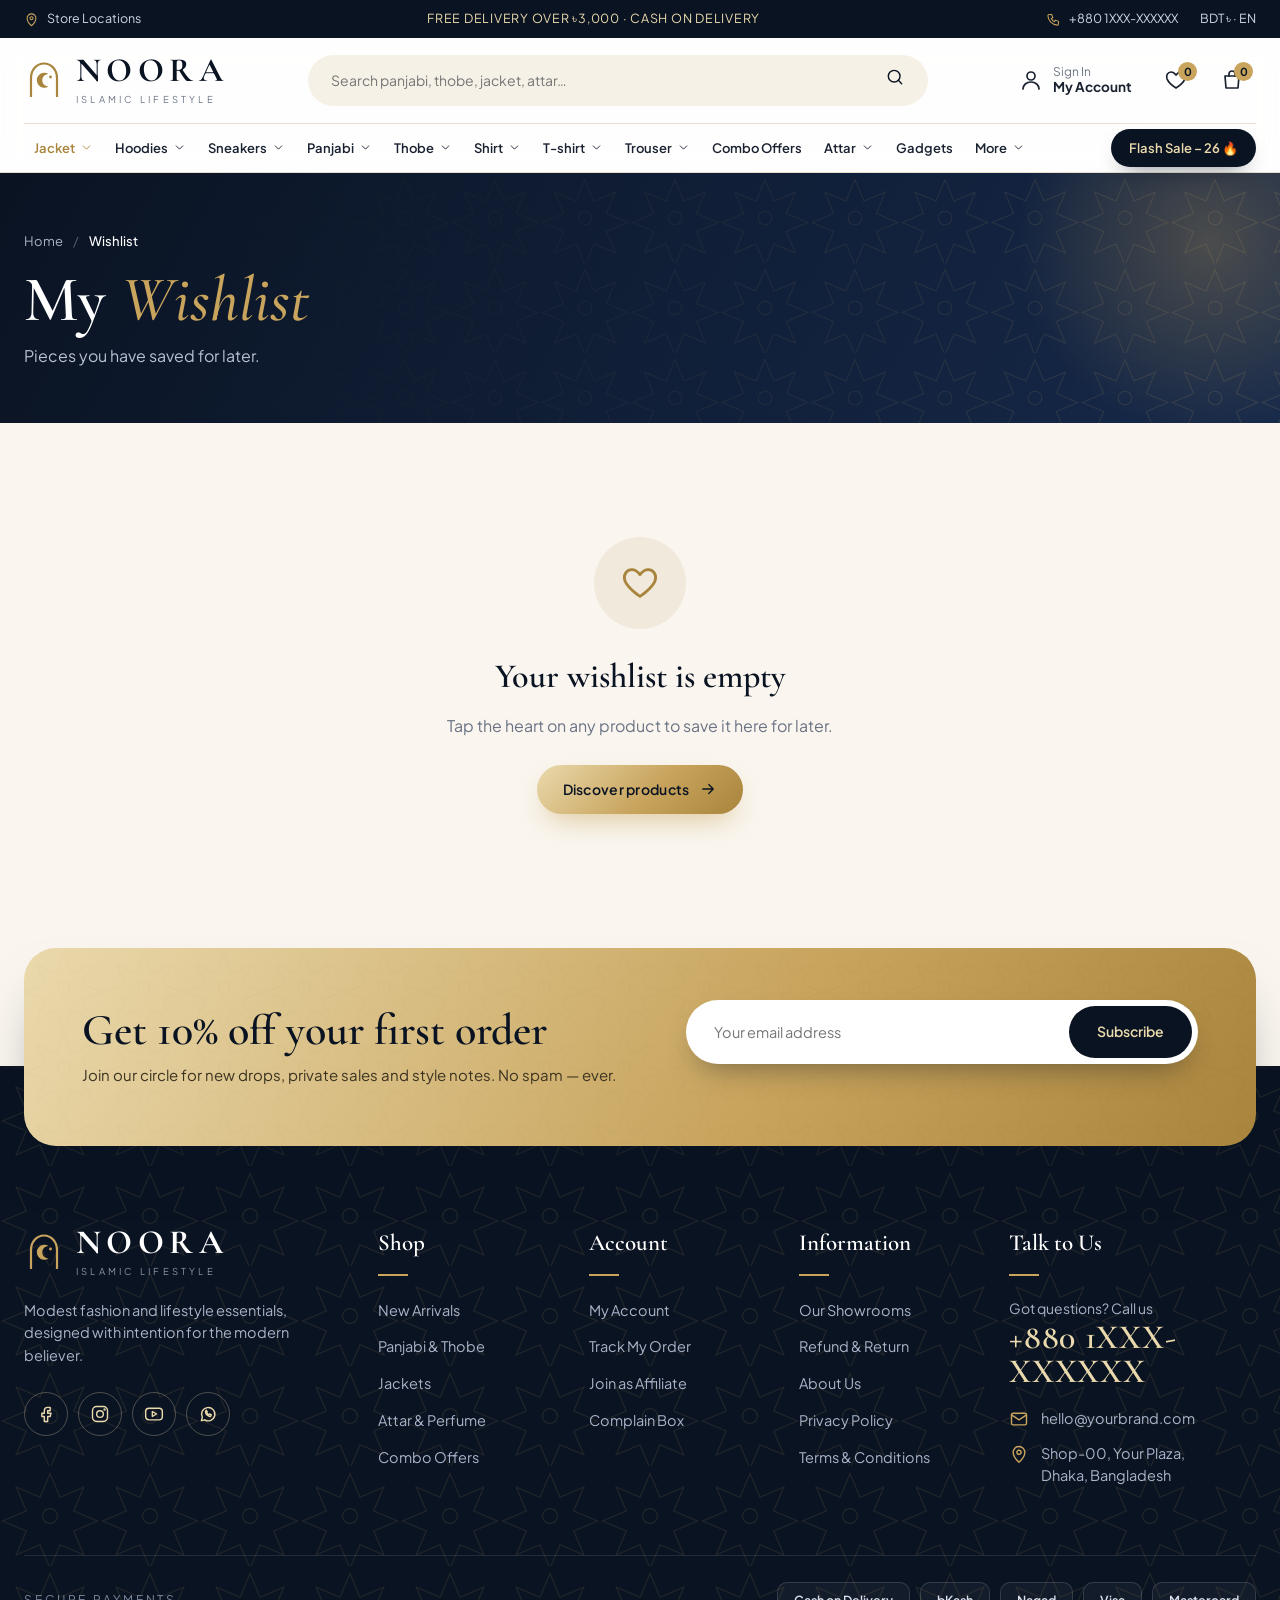
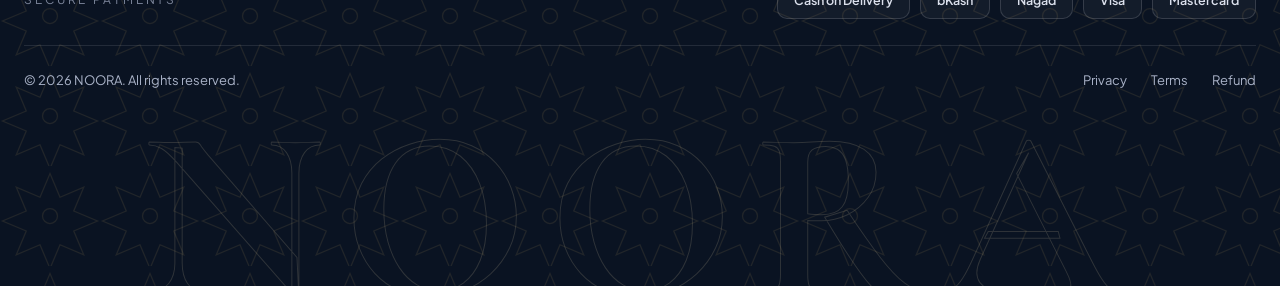
<file: docs/noora-site/wishlist.html>
<!DOCTYPE html>
<html lang="en">
<head>
<meta charset="UTF-8">
<meta name="viewport" content="width=device-width, initial-scale=1">
<title>My Wishlist — NOORA</title>
<meta name="description" content="Your saved favourites.">
<link rel="preconnect" href="https://fonts.googleapis.com">
<link rel="preconnect" href="https://fonts.gstatic.com" crossorigin>
<link href="https://fonts.googleapis.com/css2?family=Cormorant+Garamond:ital,wght@0,500;0,600;0,700;1,500;1,600&family=Noto+Sans+Bengali:wght@400;600&family=Plus+Jakarta+Sans:wght@400;500;600;700&display=swap" rel="stylesheet">
<link rel="stylesheet" href="assets/style.css">
<script>document.documentElement.classList.add('js')</script>
</head>
<body>
<!-- ============ SVG SPRITES ============ -->
<svg width="0" height="0" style="position:absolute" aria-hidden="true">
  <!-- icons -->
  <symbol id="i-search" viewBox="0 0 24 24"><circle cx="11" cy="11" r="7"/><path d="M20 20l-4-4"/></symbol>
  <symbol id="i-user" viewBox="0 0 24 24"><circle cx="12" cy="8" r="4"/><path d="M4 21c0-4 3.5-7 8-7s8 3 8 7"/></symbol>
  <symbol id="i-heart" viewBox="0 0 24 24"><path d="M12 20s-7-4.5-9-9.2C1.8 7.5 3.7 4 7 4c2 0 3.7 1.2 5 3 1.3-1.8 3-3 5-3 3.3 0 5.2 3.500 4 6.800C19 15.500 12 20 12 20z"/></symbol>
  <symbol id="i-bag" viewBox="0 0 24 24"><path d="M5 8h14l-1 12H6L5 8z"/><path d="M9 8V6a3 3 0 0 1 6 0v2"/></symbol>
  <symbol id="i-truck" viewBox="0 0 24 24"><path d="M2 6h12v10H2zM14 10h4l3 3v3h-7"/><circle cx="7" cy="17.500" r="2"/><circle cx="17" cy="17.500" r="2"/></symbol>
  <symbol id="i-shield" viewBox="0 0 24 24"><path d="M12 3l8 3v6c0 5-3.500 8-8 9-4.500-1-8-4-8-9V6l8-3z"/><path d="M8.500 12l2.500 2.500 4.500-5"/></symbol>
  <symbol id="i-return" viewBox="0 0 24 24"><path d="M4 12a8 8 0 1 0 3-6.200"/><path d="M4 4v5h5"/></symbol>
  <symbol id="i-cash" viewBox="0 0 24 24"><rect x="2" y="6" width="20" height="12" rx="2"/><circle cx="12" cy="12" r="3"/></symbol>
  <symbol id="i-pin" viewBox="0 0 24 24"><path d="M12 22s7-6.200 7-12a7 7 0 1 0-14 0c0 5.800 7 12 7 12z"/><circle cx="12" cy="10" r="2.500"/></symbol>
  <symbol id="i-phone" viewBox="0 0 24 24"><path d="M5 4h4l2 5-2.500 1.500a11 11 0 0 0 5 5L15 13l5 2v4a2 2 0 0 1-2 2A16 16 0 0 1 3 6a2 2 0 0 1 2-2z"/></symbol>
  <symbol id="i-mail" viewBox="0 0 24 24"><rect x="3" y="5" width="18" height="14" rx="2"/><path d="M3 7l9 6 9-6"/></symbol>
  <symbol id="i-clock" viewBox="0 0 24 24"><circle cx="12" cy="12" r="9"/><path d="M12 7v5l3 2"/></symbol>
  <symbol id="i-arrow" viewBox="0 0 24 24"><path d="M5 12h14M13 6l6 6-6 6"/></symbol>
  <symbol id="i-left" viewBox="0 0 24 24"><path d="M19 12H5M11 6l-6 6 6 6"/></symbol>
  <symbol id="i-chev" viewBox="0 0 24 24"><path d="M6 9l6 6 6-6"/></symbol>
  <symbol id="i-menu" viewBox="0 0 24 24"><path d="M4 7h16M4 12h16M4 17h16"/></symbol>
  <symbol id="i-home" viewBox="0 0 24 24"><path d="M3 11l9-8 9 8v9a1 1 0 0 1-1 1h-5v-6H9v6H4a1 1 0 0 1-1-1z"/></symbol>
  <symbol id="i-grid" viewBox="0 0 24 24"><rect x="3" y="3" width="7" height="7" rx="1.5"/><rect x="14" y="3" width="7" height="7" rx="1.5"/><rect x="3" y="14" width="7" height="7" rx="1.5"/><rect x="14" y="14" width="7" height="7" rx="1.5"/></symbol>
  <symbol id="i-close" viewBox="0 0 24 24"><path d="M6 6l12 12M18 6L6 18"/></symbol>
  <symbol id="i-check" viewBox="0 0 24 24"><circle cx="12" cy="12" r="9"/><path d="M8 12l3 3 5-6"/></symbol>
  <symbol id="i-star" viewBox="0 0 24 24"><path d="M12 3l2.800 5.800 6.200.9-4.500 4.400 1 6.200L12 17.300 6.500 20.300l1-6.200L3 9.700l6.200-.9z"/></symbol>
  <symbol id="i-fb" viewBox="0 0 24 24"><path d="M14 8h3V4h-3a4 4 0 0 0-4 4v3H7v4h3v6h4v-6h3l1-4h-4V8z"/></symbol>
  <symbol id="i-ig" viewBox="0 0 24 24"><rect x="3" y="3" width="18" height="18" rx="5"/><circle cx="12" cy="12" r="4"/><circle cx="17.500" cy="6.500" r=".6"/></symbol>
  <symbol id="i-yt" viewBox="0 0 24 24"><rect x="2" y="5" width="20" height="14" rx="4"/><path d="M10 9l5 3-5 3z"/></symbol>
  <symbol id="i-wa" viewBox="0 0 24 24"><path d="M4 20l1.200-4A8 8 0 1 1 8 19z"/><path d="M9 9c0 3 3 6 6 6l1-2-2-1-1 .8c-1-.4-2-1.400-2.400-2.400L11 9.500 10 7.500z"/></symbol>
  <!-- logo -->
  <symbol id="logo" viewBox="0 0 40 40"><path d="M7 37V18C7 10 12.500 3.500 20 3.500S33 10 33 18v19" fill="none" stroke="currentColor" stroke-width="2.200"/><path d="M24.500 14a7.500 7.500 0 1 0 0 12.500 6 6 0 0 1 0-12.500z" fill="currentColor"/><circle cx="26.500" cy="17" r="1.400" fill="currentColor"/></symbol>

  <!-- garments (100 x 120) -->
  <symbol id="g-tshirt" viewBox="0 0 100 120"><path d="M32 12 L8 26 L17 48 L29 42 L29 106 Q29 110 33 110 H67 Q71 110 71 106 L71 42 L83 48 L92 26 L68 12 Q62 22 50 22 Q38 22 32 12 Z" fill="currentColor"/><path d="M32 12 Q38 22 50 22 Q62 22 68 12" fill="none" stroke="#000" stroke-opacity=".25" stroke-width="2"/><path d="M29 42 L17 48 M71 42 L83 48" stroke="#000" stroke-opacity=".14" stroke-width="1.500"/><path d="M29 99 H71" stroke="#000" stroke-opacity=".12" stroke-width="1.500"/><path d="M29 42 V106 Q29 110 33 110 H45 V42Z" fill="#fff" fill-opacity=".07"/></symbol>
  <symbol id="g-polo" viewBox="0 0 100 120"><path d="M32 12 L8 26 L17 48 L29 42 L29 106 Q29 110 33 110 H67 Q71 110 71 106 L71 42 L83 48 L92 26 L68 12 Q62 22 50 22 Q38 22 32 12 Z" fill="currentColor"/><path d="M38 10 L50 30 L62 10 L68 13 L56 32 L44 32 L32 13 Z" fill="#fff" fill-opacity=".28" stroke="#000" stroke-opacity=".2" stroke-width="1"/><path d="M50 30 V56" stroke="#000" stroke-opacity=".3" stroke-width="1.500"/><circle cx="53" cy="38" r="1.500" fill="#000" fill-opacity=".35"/><circle cx="53" cy="47" r="1.500" fill="#000" fill-opacity=".35"/><path d="M29 42 V106 Q29 110 33 110 H45 V42Z" fill="#fff" fill-opacity=".07"/></symbol>
  <symbol id="g-panjabi" viewBox="0 0 100 120"><path d="M33 8 L9 22 L16 56 L28 50 L26 112 Q26 114 29 114 H71 Q74 114 74 112 L72 50 L84 56 L91 22 L67 8 Q62 15 50 15 Q38 15 33 8 Z" fill="currentColor"/><path d="M40 9 Q50 18 60 9 L60 13 Q50 22 40 13 Z" fill="#000" fill-opacity=".18"/><path d="M50 18 V68" stroke="#000" stroke-opacity=".28" stroke-width="1.500"/><circle cx="50" cy="28" r="1.600" fill="#fff" fill-opacity=".8"/><circle cx="50" cy="40" r="1.600" fill="#fff" fill-opacity=".8"/><circle cx="50" cy="52" r="1.600" fill="#fff" fill-opacity=".8"/><path d="M28 50 L26 112 M72 50 L74 112" stroke="#000" stroke-opacity=".1" stroke-width="1.500"/><path d="M26 112 L28 50 L45 50 L45 114 H29Z" fill="#fff" fill-opacity=".07"/></symbol>
  <symbol id="g-thobe" viewBox="0 0 100 120"><path d="M34 6 L10 20 L14 58 L27 52 L25 116 H75 L73 52 L86 58 L90 20 L66 6 Q60 12 50 12 Q40 12 34 6 Z" fill="currentColor"/><path d="M42 7 Q50 15 58 7 L58 11 Q50 19 42 11Z" fill="#000" fill-opacity=".16"/><path d="M50 15 V62" stroke="#000" stroke-opacity=".25" stroke-width="1.500"/><path d="M60 72 H68 V86" fill="none" stroke="#000" stroke-opacity=".18" stroke-width="1.300"/><path d="M25 116 L27 52 L45 52 L45 116Z" fill="#fff" fill-opacity=".1"/></symbol>
  <symbol id="g-jacket" viewBox="0 0 100 120"><path d="M31 10 L7 26 L10 88 L25 86 L25 110 Q25 112 28 112 H72 Q75 112 75 110 L75 86 L90 88 L93 26 L69 10 L61 17 L50 13 L39 17 Z" fill="currentColor"/><path d="M39 17 L50 13 L61 17 L61 10 L69 10 L61 4 L50 8 L39 4 L31 10 L39 10Z" fill="#000" fill-opacity=".2"/><path d="M50 13 V112" stroke="#ead9ac" stroke-width="1.600" stroke-dasharray="2.500 2"/><path d="M30 92 H42 M58 92 H70" stroke="#000" stroke-opacity=".3" stroke-width="2" stroke-linecap="round"/><path d="M10 80 L25 78 M90 80 L75 78" stroke="#000" stroke-opacity=".25" stroke-width="2"/><path d="M25 86 V112 H45 V14 L39 17 L31 10 L7 26 L10 88Z" fill="#fff" fill-opacity=".08"/></symbol>
  <symbol id="g-trouser" viewBox="0 0 100 120"><path d="M30 6 H70 L76 112 Q76 114 73 114 H56 Q54 114 54 112 L50 44 L46 112 Q46 114 44 114 H27 Q24 114 24 112 Z" fill="currentColor"/><path d="M30 15 H70" stroke="#000" stroke-opacity=".25" stroke-width="1.500"/><path d="M46 6 V22 M54 6 V22" stroke="#ead9ac" stroke-width="1.300" stroke-linecap="round"/><path d="M24 112 L30 6 H50 V44 L46 112 Q46 114 44 114 H27 Q24 114 24 112Z" fill="#fff" fill-opacity=".08"/></symbol>
  <symbol id="g-sneaker" viewBox="0 0 100 120"><path d="M6 76 C6 66 14 62 22 60 L36 46 C40 42 46 44 48 48 L52 56 L74 64 C88 68 96 72 96 82 V90 H6 Z" fill="currentColor"/><path d="M4 90 H98 V98 Q98 100 96 100 H6 Q4 100 4 98 Z" fill="#f5f1e8"/><path d="M38 52 L44 58 M44 47 L50 54 M52 60 L58 66" stroke="#fff" stroke-opacity=".7" stroke-width="2" stroke-linecap="round"/><path d="M6 76 H96" stroke="#000" stroke-opacity=".15" stroke-width="1.500"/></symbol>
  <symbol id="g-attar" viewBox="0 0 100 120"><path d="M30 46 Q30 42 34 42 H66 Q70 42 70 46 V104 Q70 110 64 110 H36 Q30 110 30 104 Z" fill="currentColor" fill-opacity=".9"/><path d="M44 30 H56 V42 H44Z" fill="#ead9ac"/><path d="M40 12 Q40 8 44 8 H56 Q60 8 60 12 V30 H40Z" fill="#c8a45d"/><rect x="36" y="58" width="28" height="34" rx="3" fill="#fff" fill-opacity=".85"/><path d="M42 68 H58 M42 75 H58 M42 82 H52" stroke="#0a1322" stroke-opacity=".5" stroke-width="1.500" stroke-linecap="round"/><path d="M34 46 V104 H42 V46Z" fill="#fff" fill-opacity=".18"/></symbol>
  <symbol id="g-combo" viewBox="0 0 100 120"><use href="#g-tshirt" x="0" y="38" width="48" height="58" style="color:var(--c1)"/><use href="#g-tshirt" x="52" y="38" width="48" height="58" style="color:var(--c3)"/><use href="#g-tshirt" x="25" y="16" width="50" height="60" style="color:var(--c2)"/></symbol>
</svg>

<!-- ============ TOP BAR ============ -->
<div class="topbar">
  <div class="wrap">
    <a href="showrooms.html"><svg class="i"><use href="#i-pin"/></svg>Store Locations</a>
    <span class="mid">FREE DELIVERY OVER ৳3,000 · CASH ON DELIVERY</span>
    <div class="r"><span><svg class="i"><use href="#i-phone"/></svg>+880 1XXX-XXXXXX</span><span>BDT ৳ · EN</span></div>
  </div>
</div>

<header class="hdr" id="hdr">
  <div class="scrim" id="scrim"></div>
  <div class="wrap">
    <div class="hdr-main">
      <button class="nav-toggle" id="navT" aria-label="Open menu" aria-expanded="false" aria-controls="nav"><svg class="i"><use href="#i-menu"/></svg></button>
      <a href="index.html" class="logo" aria-label="NOORA home">
        <svg><use href="#logo"/></svg>
        <div><b>NOORA</b><small>Islamic Lifestyle</small></div>
      </a>
      <div class="sw">
        <form class="search" action="shop.html" method="get">
          <label class="sr" for="q">Search</label>
          <input id="q" name="q" type="search" placeholder="Search panjabi, thobe, jacket, attar…" autocomplete="off">
          <button aria-label="Search"><svg class="i"><use href="#i-search"/></svg></button>
        </form>
        <div class="sug" id="sug">
          <div class="st">Trending searches</div>
          <div class="sc"><a href="shop.html?q=Panjabi" data-q="Panjabi">Panjabi</a><a href="shop.html?q=Thobe" data-q="Thobe">Thobe</a><a href="shop.html?q=Padded+jacket" data-q="Padded jacket">Padded jacket</a><a href="shop.html?q=Oud+attar" data-q="Oud attar">Oud attar</a><a href="shop.html?q=Combo+offer" data-q="Combo offer">Combo offer</a><a href="shop.html?q=Polo+shirt" data-q="Polo shirt">Polo shirt</a></div>
          <div class="st">Popular categories</div>
          <div class="sl"><a href="shop.html?type=panjabi">Panjabi & Thobe <span>→</span></a><a href="shop.html?type=jacket">Jackets <span>→</span></a><a href="shop.html?type=attar">Attar & Perfume <span>→</span></a><a href="shop.html?type=combo">Combo Offers <span>→</span></a></div>
        </div>
      </div>
      <div class="acts">
        <a href="account.html" class="act act-u"><svg class="i"><use href="#i-user"/></svg><span class="t">Sign In<b>My Account</b></span></a>
        <a href="wishlist.html" class="act act-w" aria-label="Wishlist"><svg class="i"><use href="#i-heart"/></svg><span class="badge wc">0</span></a>
        <a href="cart.html" class="act" aria-label="Cart"><svg class="i"><use href="#i-bag"/></svg><span class="badge cc">0</span></a>
      </div>
    </div>
    <ul class="nav" id="nav" aria-label="Main menu"></ul>
  </div>
</header>
<main id="main">
<section class="phead"><div class="wrap">
  <nav class="crumb"><a href="index.html">Home</a><span>/</span><b>Wishlist</b></nav>
  <h1>My <em>Wishlist</em></h1>
  <p id="wSub">Pieces you have saved for later.</p>
</div></section>
<section class="pad" style="padding-top:44px"><div class="wrap">
  <div class="grid" id="wGrid"></div>
  <div class="empty" id="wEmpty" hidden>
    <div class="ei"><svg class="i"><use href="#i-heart"/></svg></div>
    <h3>Your wishlist is empty</h3>
    <p>Tap the heart on any product to save it here for later.</p>
    <a class="btn gold" href="shop.html">Discover products <svg class="i"><use href="#i-arrow"/></svg></a>
  </div>
</div></section>
</main>
<!-- ============ NEWSLETTER ============ -->
<section class="news"><div class="wrap">
  <div class="box reveal">
    <div><h2>Get 10% off your first order</h2><p>Join our circle for new drops, private sales and style notes. No spam — ever.</p></div>
    <div>
      <form class="nf" id="nf"><input type="email" required placeholder="Your email address" aria-label="Email"><button type="submit">Subscribe</button></form>
      <div class="nmsg" id="nmsg"></div>
    </div>
  </div>
</div></section>

<!-- ============ FOOTER ============ -->
<footer>
  <div class="wrap">
    <div class="f-grid">
      <div class="f-brand">
        <a href="index.html" class="logo"><svg><use href="#logo"/></svg><div><b>NOORA</b><small>Islamic Lifestyle</small></div></a>
        <p>Modest fashion and lifestyle essentials, designed with intention for the modern believer.</p>
        <div class="soc">
          <a href="#" aria-label="Facebook"><svg class="i"><use href="#i-fb"/></svg></a>
          <a href="#" aria-label="Instagram"><svg class="i"><use href="#i-ig"/></svg></a>
          <a href="#" aria-label="YouTube"><svg class="i"><use href="#i-yt"/></svg></a>
          <a href="#" aria-label="WhatsApp"><svg class="i"><use href="#i-wa"/></svg></a>
        </div>
      </div>
      <div class="f-col"><h5>Shop</h5><ul><li><a href="shop.html?sort=new">New Arrivals</a></li><li><a href="shop.html?type=panjabi">Panjabi & Thobe</a></li><li><a href="shop.html?type=jacket">Jackets</a></li><li><a href="shop.html?type=attar">Attar & Perfume</a></li><li><a href="shop.html?type=combo">Combo Offers</a></li></ul></div>
      <div class="f-col"><h5>Account</h5><ul><li><a href="account.html">My Account</a></li><li><a href="track-order.html">Track My Order</a></li><li><a href="affiliate.html">Join as Affiliate</a></li><li><a href="contact.html">Complain Box</a></li></ul></div>
      <div class="f-col"><h5>Information</h5><ul><li><a href="showrooms.html">Our Showrooms</a></li><li><a href="policy.html#refund">Refund & Return</a></li><li><a href="about.html">About Us</a></li><li><a href="policy.html#privacy">Privacy Policy</a></li><li><a href="policy.html#terms">Terms & Conditions</a></li></ul></div>
      <div class="f-col f-contact">
        <h5>Talk to Us</h5>
        <div style="font-size:14px">Got questions? Call us</div>
        <div class="big">+880 1XXX-XXXXXX</div>
        <div class="r"><svg class="i"><use href="#i-mail"/></svg><a href="contact.html">hello@yourbrand.com</a></div>
        <div class="r"><svg class="i"><use href="#i-pin"/></svg><span>Shop-00, Your Plaza,<br>Dhaka, Bangladesh</span></div>
      </div>
    </div>
    <div class="pay">
      <span class="lbl">Secure payments</span>
      <div class="chips"><span>Cash on Delivery</span><span>bKash</span><span>Nagad</span><span>Visa</span><span>Mastercard</span></div>
    </div>
    <div class="copy">
      <span>© <span id="yr">2026</span> NOORA. All rights reserved.</span>
      <nav><a href="policy.html#privacy">Privacy</a><a href="policy.html#terms">Terms</a><a href="policy.html#refund">Refund</a></nav>
    </div>
  </div>
  <div class="wm" aria-hidden="true">NOORA</div>
</footer>

<button class="top" id="top" aria-label="Back to top"><svg class="i"><use href="#i-arrow"/></svg></button>
<div class="toast" id="toast"><svg class="i"><use href="#i-check"/></svg><span>Added to cart</span></div>
<nav class="tabbar" aria-label="Quick navigation">
  <a href="index.html"><svg class="i"><use href="#i-home"/></svg>Home</a>
  <button type="button" id="tabShop"><svg class="i"><use href="#i-grid"/></svg>Shop</button>
  <a href="wishlist.html" class="on"><svg class="i"><use href="#i-heart"/></svg>Wishlist<span class="badge wc">0</span></a>
  <a href="cart.html"><svg class="i"><use href="#i-bag"/></svg>Cart<span class="badge cc">0</span></a>
  <a href="account.html"><svg class="i"><use href="#i-user"/></svg>Account</a>
</nav>
<script src="assets/data.js"></script>
<script src="assets/app.js"></script>
<script>
(function(){
  function render(){
    var ids=Wish.list(),list=ids.map(prod).filter(Boolean);
    $('#wGrid').innerHTML=list.map(card).join('');
    $('#wGrid').hidden=!list.length;$('#wEmpty').hidden=list.length>0;
    $('#wSub').textContent=list.length?list.length+' saved item'+(list.length>1?'s':'')+'.':'Pieces you have saved for later.';
    Wish.sync();
  }
  window.onWishChange=function(){setTimeout(render,250)};
  render();
})();
</script>
</body>
</html>
</file>
<file: docs/noora-site/assets/style.css>
:root {
  --ink: #0a1322;
  --navy: #0f1d33;
  --navy-2: #16294a;
  --emerald: #0f3d37;
  --gold: #c8a45d;
  --gold-2: #ead9ac;
  --gold-3: #a8843c;
  --cream: #faf6ef;
  --sand: #f1e9db;
  --line: #e8dfcf;
  --muted: #6b7385;
  --text: #1a2231;
  --serif: "Cormorant Garamond", Georgia, "Times New Roman", serif;
  --sans: "Plus Jakarta Sans", system-ui, -apple-system, "Segoe UI", Roboto, sans-serif;
  --r: 22px;
  --shadow: 0 24px 50px -24px rgba(10, 19, 34, 0.45);
  --pattern: url("data:image/svg+xml,%3Csvg xmlns='http://www.w3.org/2000/svg' width='80' height='80' viewBox='0 0 80 80'%3E%3Cg fill='none' stroke='%23c8a45d' stroke-opacity='.22' stroke-width='1'%3E%3Cpath d='M40 6l8 19 19-8-8 19 19 8-19 8 8 19-19-8-8 19-8-19-19 8 8-19-19-8 19-8-8-19 19 8z'/%3E%3Ccircle cx='40' cy='40' r='6'/%3E%3C/g%3E%3C/svg%3E");
}
* {
  box-sizing: border-box;
  margin: 0;
  padding: 0;
}
html {
  scroll-behavior: smooth;
}
body {
  font-family: var(--sans);
  color: var(--text);
  background: var(--cream);
  line-height: 1.55;
  -webkit-font-smoothing: antialiased;
  overflow-x: hidden;
}
a {
  color: inherit;
  text-decoration: none;
}
button {
  font: inherit;
  cursor: pointer;
  border: 0;
  background: none;
  color: inherit;
}
input {
  font: inherit;
}
.wrap {
  width: min(1280px, 100% - 48px);
  margin-inline: auto;
}
svg.i {
  width: 20px;
  height: 20px;
  fill: none;
  stroke: currentColor;
  stroke-width: 1.7;
  stroke-linecap: round;
  stroke-linejoin: round;
  flex: none;
}
.sr {
  position: absolute;
  width: 1px;
  height: 1px;
  overflow: hidden;
  clip: rect(0 0 0 0);
}

/* reveal */
.js .reveal {
  opacity: 0;
  transform: translateY(26px);
  transition:
    opacity 0.8s ease,
    transform 0.8s cubic-bezier(0.2, 0.7, 0.2, 1);
}
.js .reveal.in {
  opacity: 1;
  transform: none;
}

/* buttons */
.btn {
  display: inline-flex;
  align-items: center;
  gap: 10px;
  padding: 14px 26px;
  border-radius: 999px;
  font-weight: 600;
  font-size: 14px;
  letter-spacing: 0.02em;
  transition: 0.3s;
}
.btn svg {
  width: 18px;
  height: 18px;
  transition: transform 0.3s;
}
.btn:hover svg {
  transform: translateX(4px);
}
.btn.gold {
  background: linear-gradient(135deg, var(--gold-2), var(--gold) 55%, var(--gold-3));
  color: var(--ink);
  box-shadow: 0 12px 30px -10px rgba(200, 164, 93, 0.7);
}
.btn.gold:hover {
  transform: translateY(-2px);
  box-shadow: 0 18px 34px -10px rgba(200, 164, 93, 0.85);
}
.btn.ghost {
  border: 1px solid rgba(255, 255, 255, 0.35);
  color: #fff;
}
.btn.ghost:hover {
  background: rgba(255, 255, 255, 0.1);
}
.btn.dark {
  background: var(--ink);
  color: #fff;
}
.btn.dark:hover {
  background: var(--navy-2);
}

/* top bar */
.topbar {
  background: var(--ink);
  color: #cfd5e3;
  font-size: 12.5px;
}
.topbar .wrap {
  display: flex;
  justify-content: space-between;
  align-items: center;
  height: 38px;
  gap: 16px;
}
.topbar a,
.topbar span {
  display: inline-flex;
  align-items: center;
  gap: 8px;
}
.topbar svg.i {
  width: 15px;
  height: 15px;
  color: var(--gold);
}
.topbar .mid {
  color: var(--gold-2);
  letter-spacing: 0.06em;
}
.topbar .r {
  display: flex;
  gap: 22px;
}

/* header */
.hdr {
  position: sticky;
  top: 0;
  z-index: 60;
  background: rgba(255, 255, 255, 0.9);
  backdrop-filter: blur(14px);
  -webkit-backdrop-filter: blur(14px);
  border-bottom: 1px solid var(--line);
  transition: box-shadow 0.3s;
}
.hdr.stuck {
  box-shadow: 0 14px 30px -20px rgba(10, 19, 34, 0.35);
}
.hdr-main {
  display: grid;
  grid-template-columns: auto 1fr auto;
  align-items: center;
  gap: 40px;
  padding: 16px 0;
}
.logo {
  display: flex;
  align-items: center;
  gap: 12px;
  color: var(--ink);
}
.logo svg {
  width: 40px;
  height: 40px;
  color: var(--gold-3);
}
.logo b {
  font-family: var(--serif);
  font-size: 34px;
  letter-spacing: 0.16em;
  font-weight: 700;
  line-height: 1;
}
.logo small {
  display: block;
  font-size: 9.5px;
  letter-spacing: 0.34em;
  color: var(--muted);
  text-transform: uppercase;
  margin-top: 4px;
}
.search {
  display: flex;
  max-width: 620px;
  width: 100%;
  margin-inline: auto;
  background: #f6f1e7;
  border: 1px solid transparent;
  border-radius: 999px;
  transition: 0.3s;
  overflow: hidden;
}
.search:focus-within {
  background: #fff;
  border-color: var(--gold);
  box-shadow: 0 0 0 4px rgba(200, 164, 93, 0.18);
}
.search input {
  flex: 1;
  border: 0;
  background: none;
  padding: 14px 22px;
  outline: 0;
  font-size: 14px;
  min-width: 0;
}
.search button {
  padding: 0 22px;
  color: var(--ink);
}
.acts {
  display: flex;
  align-items: center;
  gap: 8px;
}
.act {
  display: flex;
  align-items: center;
  gap: 10px;
  padding: 8px 12px;
  border-radius: 14px;
  position: relative;
  transition: 0.25s;
}
.act:hover {
  background: #f6f1e7;
}
.act svg.i {
  width: 24px;
  height: 24px;
}
.act .t {
  line-height: 1.2;
  font-size: 12px;
  color: var(--muted);
}
.act .t b {
  display: block;
  color: var(--text);
  font-size: 13.5px;
}
.badge {
  position: absolute;
  top: 2px;
  left: 26px;
  min-width: 19px;
  height: 19px;
  border-radius: 99px;
  background: var(--gold);
  color: var(--ink);
  font-size: 11px;
  font-weight: 700;
  display: grid;
  place-items: center;
  padding: 0 5px;
}
.nav-toggle {
  display: none;
  width: 46px;
  height: 46px;
  border-radius: 14px;
  border: 1px solid var(--line);
  background: #fff;
  place-items: center;
  transition: 0.25s;
}
.nav-toggle:hover {
  background: var(--cream);
}
.nav {
  display: flex;
  align-items: center;
  gap: 2px;
  border-top: 1px solid var(--line);
  list-style: none;
}
.nav > li {
  list-style: none;
  position: relative;
  white-space: nowrap;
}
.nav > li > a {
  display: flex;
  align-items: center;
  gap: 5px;
  padding: 14px 12px;
  font-size: 13.5px;
  font-weight: 600;
  color: var(--text);
  transition: color 0.25s;
  position: relative;
}
.nav > li > a::after {
  content: "";
  position: absolute;
  left: 12px;
  right: 12px;
  bottom: 7px;
  height: 2px;
  background: var(--gold);
  transform: scaleX(0);
  transform-origin: left;
  transition: transform 0.3s;
}
.nav > li:hover > a,
.nav > li:focus-within > a {
  color: var(--gold-3);
}
.nav > li:hover > a::after {
  transform: scaleX(1);
}
.nav svg.i {
  width: 13px;
  height: 13px;
  transition: transform 0.3s;
}
.nav > li:hover > a svg.i {
  transform: rotate(180deg);
}
.nav .hot > a {
  color: var(--gold-3);
}
.nav .sale {
  margin-left: auto;
}
.nav .sale > a {
  background: var(--ink);
  color: var(--gold-2);
  border-radius: 999px;
  padding: 9px 18px;
  margin-block: 5px;
  box-shadow: 0 10px 22px -12px rgba(10, 19, 34, 0.7);
  transition: 0.3s;
}
.nav .sale > a:hover {
  background: var(--navy-2);
  color: #fff;
}
.nav .sale > a::after {
  display: none;
}
.nav .more-li {
  display: none;
}
.nav .dh,
.nav .df {
  display: none;
}
.dd {
  position: absolute;
  top: 100%;
  left: 0;
  min-width: 220px;
  background: #fff;
  border: 1px solid var(--line);
  border-radius: 16px;
  padding: 10px;
  box-shadow: var(--shadow);
  opacity: 0;
  visibility: hidden;
  transform: translateY(10px);
  transition: 0.28s;
  z-index: 5;
}
.nav li:hover > .dd,
.nav li:focus-within > .dd {
  opacity: 1;
  visibility: visible;
  transform: none;
}
.more-li .dd {
  left: auto;
  right: 0;
}
.dd a {
  display: block;
  padding: 10px 14px;
  border-radius: 10px;
  font-size: 13.5px;
  color: var(--muted);
  transition: 0.2s;
}
.dd a:hover {
  background: var(--cream);
  color: var(--ink);
  padding-left: 18px;
}

/* hero */
.hero {
  position: relative;
  height: clamp(520px, 72vh, 680px);
  overflow: hidden;
  background: var(--ink);
}
.slide {
  position: absolute;
  inset: 0;
  display: grid;
  grid-template-columns: 1.05fr 0.95fr;
  align-items: center;
  gap: 30px;
  padding-inline: max(24px, calc((100% - 1280px) / 2));
  opacity: 0;
  visibility: hidden;
  transition:
    opacity 1s ease,
    visibility 1s;
  background: radial-gradient(900px 520px at 78% 50%, var(--a), var(--b));
}
.slide::before {
  content: "";
  position: absolute;
  inset: 0;
  background: var(--pattern);
  background-size: 80px;
  opacity: 0.9;
  mask-image: linear-gradient(90deg, transparent 10%, #000 80%);
  -webkit-mask-image: linear-gradient(90deg, transparent 10%, #000 80%);
}
.slide.on {
  opacity: 1;
  visibility: visible;
}
.slide-txt {
  position: relative;
  color: #fff;
  z-index: 2;
}
.eyebrow {
  display: inline-flex;
  align-items: center;
  gap: 12px;
  font-size: 12px;
  letter-spacing: 0.3em;
  text-transform: uppercase;
  color: var(--gold-2);
  font-weight: 600;
}
.eyebrow::before {
  content: "";
  width: 38px;
  height: 1px;
  background: var(--gold);
}
.slide h1 {
  font-family: var(--serif);
  font-weight: 600;
  font-size: clamp(46px, 6.6vw, 92px);
  line-height: 0.98;
  margin: 20px 0 22px;
  letter-spacing: -0.01em;
}
.slide h1 em {
  display: block;
  font-style: italic;
  font-weight: 500;
  background: linear-gradient(120deg, var(--gold-2), var(--gold));
  -webkit-background-clip: text;
  background-clip: text;
  color: transparent;
}
.slide p {
  max-width: 470px;
  color: #c4cbdb;
  font-size: 16.5px;
  margin-bottom: 34px;
}
.slide .cta {
  display: flex;
  gap: 14px;
  flex-wrap: wrap;
}
.slide-art {
  position: relative;
  height: 100%;
  display: grid;
  place-items: center;
  z-index: 2;
}
.arch {
  position: relative;
  width: min(380px, 80%);
  height: min(500px, 86%);
  border-radius: 999px 999px 26px 26px;
  background: linear-gradient(
    180deg,
    rgba(255, 255, 255, 0.16),
    rgba(255, 255, 255, 0.03)
  );
  border: 1px solid rgba(234, 217, 172, 0.45);
  display: grid;
  place-items: center;
  box-shadow:
    0 40px 80px -30px rgba(0, 0, 0, 0.6),
    inset 0 0 60px rgba(255, 255, 255, 0.06);
}
.arch::before {
  content: "";
  position: absolute;
  inset: -16px;
  border-radius: 999px 999px 34px 34px;
  border: 1px dashed rgba(234, 217, 172, 0.28);
}
.arch svg.g {
  width: 78%;
  height: auto;
  filter: drop-shadow(0 30px 26px rgba(0, 0, 0, 0.45));
}
.slide.on .arch svg.g {
  animation: float 6s ease-in-out infinite;
}
@keyframes float {
  50% {
    transform: translateY(-12px);
  }
}
.chip {
  position: absolute;
  background: rgba(255, 255, 255, 0.95);
  color: var(--ink);
  padding: 12px 16px;
  border-radius: 16px;
  font-size: 12.5px;
  box-shadow: var(--shadow);
  display: flex;
  gap: 10px;
  align-items: center;
  line-height: 1.25;
}
.chip b {
  display: block;
  font-size: 14px;
}
.chip.c1 {
  left: 2%;
  top: 18%;
}
.chip.c2 {
  right: 0;
  bottom: 16%;
}
.chip .dot {
  width: 34px;
  height: 34px;
  border-radius: 50%;
  background: var(--ink);
  color: var(--gold-2);
  display: grid;
  place-items: center;
}
.hero-ctrl {
  position: absolute;
  bottom: 72px;
  left: max(24px, calc((100% - 1280px) / 2));
  z-index: 5;
  display: flex;
  align-items: center;
  gap: 18px;
}
.dots {
  display: flex;
  gap: 8px;
}
.dots button {
  width: 34px;
  height: 3px;
  border-radius: 2px;
  background: rgba(255, 255, 255, 0.3);
  position: relative;
  overflow: hidden;
}
.dots button.on::after {
  content: "";
  position: absolute;
  inset: 0;
  background: var(--gold);
  animation: fill 6s linear forwards;
}
@keyframes fill {
  from {
    transform: translateX(-100%);
  }
  to {
    transform: none;
  }
}
.arrows {
  display: flex;
  gap: 8px;
}
.arrows button {
  width: 42px;
  height: 42px;
  border-radius: 50%;
  border: 1px solid rgba(255, 255, 255, 0.3);
  color: #fff;
  display: grid;
  place-items: center;
  transition: 0.3s;
}
.arrows button:hover {
  background: var(--gold);
  border-color: var(--gold);
  color: var(--ink);
}

/* trust */
.trust {
  position: relative;
  z-index: 5;
  margin-top: -42px;
}
.trust .box {
  background: #fff;
  border-radius: var(--r);
  box-shadow: var(--shadow);
  display: grid;
  grid-template-columns: repeat(4, 1fr);
  border: 1px solid var(--line);
}
.trust .it {
  display: flex;
  gap: 16px;
  align-items: center;
  padding: 26px 28px;
}
.trust .it + .it {
  border-left: 1px solid var(--line);
}
.trust .ic {
  width: 50px;
  height: 50px;
  border-radius: 16px;
  background: linear-gradient(135deg, var(--sand), #fff);
  border: 1px solid var(--line);
  display: grid;
  place-items: center;
  color: var(--gold-3);
  flex: none;
}
.trust .ic svg.i {
  width: 24px;
  height: 24px;
}
.trust b {
  display: block;
  font-size: 14.5px;
}
.trust span {
  font-size: 12.5px;
  color: var(--muted);
}

/* section heads */
section {
  padding-block: 84px;
}
.sh {
  display: flex;
  justify-content: space-between;
  align-items: flex-end;
  gap: 24px;
  margin-bottom: 38px;
  flex-wrap: wrap;
}
.sh .k {
  font-size: 12px;
  letter-spacing: 0.3em;
  text-transform: uppercase;
  color: var(--gold-3);
  font-weight: 600;
  display: flex;
  align-items: center;
  gap: 12px;
  margin-bottom: 10px;
}
.sh .k::before {
  content: "";
  width: 30px;
  height: 1px;
  background: var(--gold);
}
.sh h2 {
  font-family: var(--serif);
  font-size: clamp(34px, 4vw, 52px);
  line-height: 1.05;
  font-weight: 600;
  color: var(--ink);
}
.sh h2 em {
  font-style: italic;
  color: var(--gold-3);
  font-weight: 500;
}
.more {
  display: inline-flex;
  gap: 8px;
  align-items: center;
  font-weight: 600;
  font-size: 14px;
  color: var(--ink);
  border-bottom: 1px solid var(--gold);
  padding-bottom: 3px;
}
.more svg {
  width: 16px;
  height: 16px;
  transition: 0.3s;
}
.more:hover svg {
  transform: translateX(5px);
}

/* categories */
.cats {
  padding-top: 70px;
  padding-bottom: 30px;
}
.cat-row {
  display: grid;
  grid-template-columns: repeat(10, 1fr);
  gap: 18px;
}
.cat {
  text-align: center;
}
.cat .a {
  aspect-ratio: 3/4;
  border-radius: 999px 999px 18px 18px;
  background: radial-gradient(
    circle at 50% 30%,
    color-mix(in srgb, var(--pc) 28%, #fff),
    #f1e9db 80%
  );
  border: 1px solid var(--line);
  display: grid;
  place-items: center;
  transition: 0.45s cubic-bezier(0.2, 0.7, 0.2, 1);
  position: relative;
  overflow: hidden;
}
.cat .a::after {
  content: "";
  position: absolute;
  inset: 6px;
  border-radius: 999px 999px 14px 14px;
  border: 1px dashed rgba(200, 164, 93, 0.55);
  opacity: 0;
  transition: 0.4s;
}
.cat svg.g {
  width: 62%;
  filter: drop-shadow(0 10px 8px rgba(0, 0, 0, 0.2));
  transition: 0.45s;
}
.cat:hover .a {
  transform: translateY(-8px);
  box-shadow: var(--shadow);
  border-color: var(--gold);
}
.cat:hover .a::after {
  opacity: 1;
}
.cat:hover svg.g {
  transform: scale(1.08);
}
.cat span {
  display: block;
  margin-top: 14px;
  font-weight: 600;
  font-size: 13.5px;
}

/* tabs */
.tabs {
  display: inline-flex;
  background: #fff;
  border: 1px solid var(--line);
  border-radius: 999px;
  padding: 5px;
  gap: 4px;
}
.tabs button {
  padding: 10px 22px;
  border-radius: 999px;
  font-weight: 600;
  font-size: 13.5px;
  color: var(--muted);
  transition: 0.3s;
}
.tabs button.on {
  background: var(--ink);
  color: var(--gold-2);
}

/* products */
.grid {
  display: grid;
  grid-template-columns: repeat(4, 1fr);
  gap: 26px;
}
.card {
  position: relative;
}
.media {
  position: relative;
  aspect-ratio: 4/5;
  border-radius: var(--r);
  overflow: hidden;
  background: radial-gradient(
    circle at 50% 36%,
    color-mix(in srgb, var(--pc) 24%, #fff),
    #efe6d6 78%
  );
  border: 1px solid var(--line);
  display: grid;
  place-items: center;
  transition: 0.4s;
}
.media::before {
  content: "";
  position: absolute;
  inset: 0;
  background: var(--pattern);
  background-size: 70px;
  opacity: 0.55;
}
.media svg.g {
  position: relative;
  width: 66%;
  filter: drop-shadow(0 18px 14px rgba(0, 0, 0, 0.22));
  transition: transform 0.6s cubic-bezier(0.2, 0.7, 0.2, 1);
}
.media img {
  position: absolute;
  inset: 0;
  width: 100%;
  height: 100%;
  object-fit: cover;
}
.card:hover .media {
  box-shadow: var(--shadow);
  border-color: var(--gold);
}
.card:hover svg.g {
  transform: scale(1.07) translateY(-4px);
}
.tag {
  position: absolute;
  top: 14px;
  left: 14px;
  z-index: 2;
  background: var(--ink);
  color: var(--gold-2);
  font-size: 11px;
  font-weight: 700;
  letter-spacing: 0.06em;
  padding: 6px 11px;
  border-radius: 99px;
}
.wish {
  position: absolute;
  top: 12px;
  right: 12px;
  z-index: 2;
  width: 38px;
  height: 38px;
  border-radius: 50%;
  background: #fff;
  display: grid;
  place-items: center;
  color: var(--ink);
  box-shadow: 0 8px 18px -8px rgba(0, 0, 0, 0.4);
  transition: 0.3s;
}
.wish:hover,
.wish.on {
  background: var(--gold);
  color: var(--ink);
}
.wish.on svg {
  fill: currentColor;
}
.quick {
  position: absolute;
  left: 14px;
  right: 14px;
  bottom: 14px;
  z-index: 2;
  background: rgba(10, 19, 34, 0.92);
  backdrop-filter: blur(6px);
  color: #fff;
  border-radius: 14px;
  padding: 13px;
  font-size: 13px;
  font-weight: 600;
  display: flex;
  justify-content: center;
  gap: 8px;
  align-items: center;
  transform: translateY(130%);
  transition: 0.4s cubic-bezier(0.2, 0.7, 0.2, 1);
}
.quick:hover {
  background: var(--gold);
  color: var(--ink);
}
.card:hover .quick {
  transform: none;
}
.info {
  padding: 16px 4px 0;
}
.info .c {
  font-size: 11.5px;
  letter-spacing: 0.18em;
  text-transform: uppercase;
  color: var(--muted);
}
.info h3 {
  font-size: 15px;
  font-weight: 600;
  margin: 5px 0 8px;
  line-height: 1.35;
  color: var(--ink);
  display: -webkit-box;
  -webkit-line-clamp: 2;
  -webkit-box-orient: vertical;
  overflow: hidden;
}
.price {
  display: flex;
  align-items: baseline;
  gap: 10px;
}
.price b {
  font-size: 17px;
  color: var(--ink);
}
.price s {
  font-size: 13px;
  color: #98a0b1;
}

/* flash */
.flash {
  padding-block: 0;
}
.flash .box {
  position: relative;
  overflow: hidden;
  border-radius: 30px;
  background: linear-gradient(120deg, var(--ink), var(--navy-2));
  color: #fff;
  padding: 54px 56px;
  display: grid;
  grid-template-columns: 1.1fr 1.2fr auto;
  align-items: center;
  gap: 40px;
  border: 1px solid rgba(200, 164, 93, 0.5);
}
.flash .box::before {
  content: "";
  position: absolute;
  inset: 0;
  background: var(--pattern);
  background-size: 90px;
  opacity: 0.8;
}
.flash .box::after {
  content: "";
  position: absolute;
  right: -120px;
  top: -120px;
  width: 380px;
  height: 380px;
  border-radius: 50%;
  background: radial-gradient(circle, rgba(200, 164, 93, 0.35), transparent 65%);
}
.flash .box > * {
  position: relative;
  z-index: 1;
}
.flash h2 {
  font-family: var(--serif);
  font-size: clamp(36px, 4.4vw, 58px);
  line-height: 1;
  font-weight: 600;
}
.flash h2 em {
  color: var(--gold);
  font-style: italic;
  font-weight: 500;
}
.flash p {
  color: #b9c1d3;
  margin-top: 12px;
  max-width: 380px;
  font-size: 15px;
}
.count {
  display: flex;
  gap: 14px;
  justify-content: center;
}
.count div {
  width: 86px;
  padding: 16px 0 12px;
  text-align: center;
  border-radius: 18px;
  background: rgba(255, 255, 255, 0.07);
  border: 1px solid rgba(234, 217, 172, 0.3);
}
.count b {
  display: block;
  font-family: var(--serif);
  font-size: 42px;
  line-height: 1;
  color: var(--gold-2);
  font-weight: 600;
  font-variant-numeric: tabular-nums;
}
.count span {
  font-size: 11px;
  letter-spacing: 0.2em;
  text-transform: uppercase;
  color: #aab3c8;
}

/* showcase */
.show {
  display: grid;
  grid-template-columns: 1fr 2.1fr;
  gap: 28px;
  align-items: stretch;
}
.show.rev {
  grid-template-columns: 2.1fr 1fr;
}
.show.rev .ban {
  order: 2;
}
.ban {
  position: relative;
  border-radius: 30px;
  overflow: hidden;
  color: #fff;
  padding: 44px 38px;
  display: flex;
  flex-direction: column;
  justify-content: flex-end;
  min-height: 560px;
  background: linear-gradient(170deg, var(--a), var(--b));
}
.ban::before {
  content: "";
  position: absolute;
  inset: 0;
  background: var(--pattern);
  background-size: 80px;
}
.ban .big {
  position: absolute;
  top: 34px;
  left: 50%;
  transform: translateX(-50%);
  width: 68%;
  filter: drop-shadow(0 30px 24px rgba(0, 0, 0, 0.45));
  transition: transform 0.8s;
}
.ban:hover .big {
  transform: translateX(-50%) scale(1.06) rotate(-2deg);
}
.ban > *:not(.big) {
  position: relative;
}
.ban .eyebrow {
  margin-bottom: 12px;
}
.ban h3 {
  font-family: var(--serif);
  font-size: 48px;
  line-height: 1;
  font-weight: 600;
  margin-bottom: 12px;
}
.ban h3 em {
  display: block;
  font-style: italic;
  color: var(--gold);
  font-weight: 500;
}
.ban p {
  color: #c3cadc;
  font-size: 14.5px;
  margin-bottom: 24px;
}
.ban .btn {
  align-self: flex-start;
}
.show .grid {
  grid-template-columns: repeat(3, 1fr);
  gap: 22px;
}
.show .media {
  aspect-ratio: 1/1.1;
}

/* attar */
.attar {
  background: var(--ink);
  color: #fff;
  position: relative;
  overflow: hidden;
}
.attar::before {
  content: "";
  position: absolute;
  inset: 0;
  background: var(--pattern);
  background-size: 90px;
  opacity: 0.7;
}
.attar > .wrap {
  position: relative;
}
.attar .sh h2 {
  color: #fff;
}
.attar .sh h2 em {
  color: var(--gold);
}
.attar .more {
  color: var(--gold-2);
}
.attar .media {
  background: radial-gradient(
    circle at 50% 30%,
    rgba(200, 164, 93, 0.3),
    rgba(255, 255, 255, 0.04) 70%
  );
  border-color: rgba(234, 217, 172, 0.25);
}
.attar .info h3,
.attar .price b {
  color: #fff;
}
.attar .info .c {
  color: var(--gold-2);
}
.attar .price s {
  color: #7d869b;
}
.attar .wish {
  background: rgba(255, 255, 255, 0.12);
  color: #fff;
}

/* combo */
.combo-grid {
  display: grid;
  grid-template-columns: repeat(3, 1fr);
  gap: 28px;
}
.cmb {
  position: relative;
  border-radius: 30px;
  background: #fff;
  border: 1px solid var(--line);
  overflow: hidden;
  transition: 0.45s;
}
.cmb:hover {
  transform: translateY(-8px);
  box-shadow: var(--shadow);
  border-color: var(--gold);
}
.cmb .media {
  aspect-ratio: 1/0.82;
  border: 0;
  border-radius: 0;
}
.cmb .media svg.g {
  width: 74%;
}
.cmb .ribbon {
  position: absolute;
  top: 18px;
  right: -38px;
  z-index: 3;
  transform: rotate(38deg);
  background: var(--gold);
  color: var(--ink);
  font-size: 11px;
  font-weight: 700;
  letter-spacing: 0.14em;
  padding: 6px 44px;
}
.cmb .body {
  padding: 24px 28px 28px;
  display: flex;
  justify-content: space-between;
  align-items: flex-end;
  gap: 14px;
}
.cmb h3 {
  font-family: var(--serif);
  font-size: 26px;
  line-height: 1.1;
  color: var(--ink);
  font-weight: 600;
}
.cmb small {
  color: var(--muted);
  font-size: 13px;
}
.cmb .price b {
  font-size: 22px;
}
.cmb .go {
  width: 50px;
  height: 50px;
  border-radius: 50%;
  background: var(--ink);
  color: var(--gold-2);
  display: grid;
  place-items: center;
  transition: 0.3s;
  flex: none;
}
.cmb .go:hover {
  background: var(--gold);
  color: var(--ink);
  transform: rotate(-45deg);
}

/* why */
.why {
  background: #fff;
  border-block: 1px solid var(--line);
}
.why-grid {
  display: grid;
  grid-template-columns: 1fr 1.3fr;
  gap: 70px;
  align-items: center;
}
.why .lead {
  color: var(--muted);
  font-size: 16.5px;
  margin: 18px 0 30px;
  max-width: 460px;
}
.stats {
  display: flex;
  gap: 40px;
}
.stats b {
  display: block;
  font-family: var(--serif);
  font-size: 48px;
  color: var(--ink);
  line-height: 1;
  font-weight: 600;
}
.stats span {
  font-size: 13px;
  color: var(--muted);
}
.feat {
  display: grid;
  grid-template-columns: 1fr 1fr;
  gap: 20px;
}
.feat div {
  padding: 28px;
  border-radius: 24px;
  background: var(--cream);
  border: 1px solid var(--line);
  transition: 0.35s;
}
.feat div:hover {
  background: var(--ink);
  color: #fff;
  transform: translateY(-6px);
}
.feat div:hover p {
  color: #b9c1d3;
}
.feat div:hover .n {
  color: var(--gold);
}
.feat .n {
  font-family: var(--serif);
  font-size: 38px;
  color: var(--gold-3);
  line-height: 1;
  margin-bottom: 14px;
  transition: 0.3s;
}
.feat h4 {
  font-size: 16px;
  margin-bottom: 6px;
}
.feat p {
  font-size: 13.5px;
  color: var(--muted);
  transition: 0.3s;
}

/* showroom */
.room {
  display: grid;
  grid-template-columns: 1fr 1.15fr;
  gap: 0;
  border-radius: 32px;
  overflow: hidden;
  border: 1px solid var(--line);
  background: #fff;
  box-shadow: var(--shadow);
}
.room .txt {
  padding: 58px 54px;
}
.room h2 {
  font-family: var(--serif);
  font-size: 48px;
  line-height: 1.02;
  color: var(--ink);
  font-weight: 600;
  margin: 12px 0 16px;
}
.room h2 em {
  color: var(--gold-3);
  font-weight: 500;
}
.room p {
  color: var(--muted);
  margin-bottom: 26px;
}
.room ul {
  list-style: none;
  display: grid;
  gap: 14px;
  margin-bottom: 32px;
}
.room li {
  display: flex;
  gap: 14px;
  align-items: flex-start;
  font-size: 14.5px;
}
.room li svg.i {
  color: var(--gold-3);
  margin-top: 2px;
}
.map {
  position: relative;
  min-height: 440px;
  background: linear-gradient(135deg, #143a4a, #0d2431);
  overflow: hidden;
}
.map::before {
  content: "";
  position: absolute;
  inset: 0;
  background-image:
    linear-gradient(rgba(255, 255, 255, 0.07) 1px, transparent 1px),
    linear-gradient(90deg, rgba(255, 255, 255, 0.07) 1px, transparent 1px);
  background-size: 46px 46px;
}
.map::after {
  content: "";
  position: absolute;
  inset: 0;
  background: radial-gradient(
    circle at 55% 45%,
    rgba(200, 164, 93, 0.35),
    transparent 55%
  );
}
.pin {
  position: absolute;
  z-index: 2;
  display: flex;
  flex-direction: column;
  align-items: center;
}
.pin i {
  width: 44px;
  height: 44px;
  border-radius: 50% 50% 50% 0;
  transform: rotate(-45deg);
  background: var(--gold);
  display: grid;
  place-items: center;
  box-shadow: 0 14px 24px -8px rgba(0, 0, 0, 0.6);
  animation: bob 3s ease-in-out infinite;
}
.pin i::after {
  content: "";
  width: 14px;
  height: 14px;
  border-radius: 50%;
  background: var(--ink);
}
.pin span {
  margin-top: 12px;
  background: #fff;
  color: var(--ink);
  font-size: 11.5px;
  font-weight: 700;
  padding: 5px 11px;
  border-radius: 99px;
  box-shadow: 0 8px 16px -8px rgba(0, 0, 0, 0.5);
}
@keyframes bob {
  50% {
    transform: rotate(-45deg) translate(3px, -3px);
  }
}
.pin.p1 {
  left: 48%;
  top: 30%;
}
.pin.p2 {
  left: 22%;
  top: 56%;
  animation-delay: 0.6s;
}
.pin.p3 {
  left: 72%;
  top: 62%;
}

/* reviews */
.rev-grid {
  display: grid;
  grid-template-columns: repeat(3, 1fr);
  gap: 26px;
}
.rv {
  background: #fff;
  border: 1px solid var(--line);
  border-radius: 26px;
  padding: 34px;
  position: relative;
  transition: 0.35s;
}
.rv:hover {
  transform: translateY(-6px);
  box-shadow: var(--shadow);
}
.rv::before {
  content: "“";
  position: absolute;
  right: 26px;
  top: 6px;
  font-family: var(--serif);
  font-size: 110px;
  line-height: 1;
  color: var(--gold-2);
}
.stars {
  color: var(--gold);
  letter-spacing: 3px;
  font-size: 15px;
  margin-bottom: 14px;
}
.rv p {
  font-size: 15.5px;
  color: #39425a;
  margin-bottom: 24px;
}
.who {
  display: flex;
  align-items: center;
  gap: 14px;
}
.who i {
  width: 46px;
  height: 46px;
  border-radius: 50%;
  background: linear-gradient(135deg, var(--navy-2), var(--ink));
  color: var(--gold-2);
  font-style: normal;
  font-weight: 700;
  display: grid;
  place-items: center;
  font-family: var(--serif);
  font-size: 20px;
}
.who b {
  display: block;
  font-size: 14.5px;
}
.who span {
  font-size: 12.5px;
  color: var(--muted);
}

/* newsletter */
.news {
  padding-block: 0;
  position: relative;
  z-index: 3;
  margin-bottom: -80px;
}
.news .box {
  border-radius: 32px;
  background: linear-gradient(120deg, var(--gold-2), var(--gold) 60%, var(--gold-3));
  padding: 52px 58px;
  display: grid;
  grid-template-columns: 1.1fr 1fr;
  gap: 40px;
  align-items: center;
  position: relative;
  overflow: hidden;
  box-shadow: 0 30px 60px -28px rgba(10, 19, 34, 0.6);
}
.news .box::before {
  content: "";
  position: absolute;
  inset: 0;
  background: var(--pattern);
  background-size: 80px;
  filter: brightness(0) opacity(0.5);
  opacity: 0.18;
}
.news .box > * {
  position: relative;
}
.news h2 {
  font-family: var(--serif);
  font-size: 44px;
  line-height: 1.03;
  color: var(--ink);
  font-weight: 600;
}
.news p {
  color: #3b3320;
  margin-top: 10px;
  font-size: 15px;
}
.nf {
  display: flex;
  background: #fff;
  border-radius: 999px;
  padding: 6px;
  box-shadow: 0 14px 30px -14px rgba(10, 19, 34, 0.5);
}
.nf input {
  flex: 1;
  border: 0;
  outline: 0;
  padding: 0 22px;
  background: none;
  min-width: 0;
  font-size: 14.5px;
}
.nf button {
  background: var(--ink);
  color: var(--gold-2);
  padding: 15px 28px;
  border-radius: 999px;
  font-weight: 600;
  font-size: 14px;
  transition: 0.3s;
}
.nf button:hover {
  background: var(--navy-2);
}
.nmsg {
  font-size: 13px;
  margin-top: 12px;
  color: var(--ink);
  min-height: 18px;
  font-weight: 600;
}

/* footer */
footer {
  position: relative;
  background: var(--ink);
  color: #aab3c8;
  padding-top: 160px;
  overflow: hidden;
}
footer::before {
  content: "";
  position: absolute;
  inset: 0;
  background: var(--pattern);
  background-size: 100px;
  opacity: 0.55;
}
footer::after {
  content: "";
  position: absolute;
  left: 0;
  right: 0;
  top: 0;
  height: 3px;
  background: linear-gradient(90deg, transparent, var(--gold), transparent);
}
footer .wrap {
  position: relative;
  z-index: 2;
}
.f-grid {
  display: grid;
  grid-template-columns: 1.5fr 0.8fr 0.8fr 0.8fr 1.2fr;
  gap: 46px;
  padding-bottom: 56px;
}
.f-brand .logo {
  color: #fff;
  margin-bottom: 20px;
}
.f-brand .logo svg {
  color: var(--gold);
}
.f-brand .logo small {
  color: #8b94aa;
}
.f-brand p {
  font-size: 14.5px;
  max-width: 320px;
  margin-bottom: 26px;
}
.soc {
  display: flex;
  gap: 10px;
}
.soc a {
  width: 44px;
  height: 44px;
  border-radius: 50%;
  border: 1px solid rgba(234, 217, 172, 0.3);
  display: grid;
  place-items: center;
  color: var(--gold-2);
  transition: 0.35s;
}
.soc a:hover {
  background: var(--gold);
  color: var(--ink);
  transform: translateY(-4px);
  border-color: var(--gold);
}
.f-col h5 {
  color: #fff;
  font-family: var(--serif);
  font-size: 23px;
  font-weight: 600;
  margin-bottom: 22px;
  position: relative;
  padding-bottom: 14px;
}
.f-col h5::after {
  content: "";
  position: absolute;
  left: 0;
  bottom: 0;
  width: 30px;
  height: 2px;
  background: var(--gold);
}
.f-col ul {
  list-style: none;
  display: grid;
  gap: 12px;
}
.f-col a {
  font-size: 14.5px;
  transition: 0.3s;
  display: inline-block;
}
.f-col ul a:hover {
  color: var(--gold-2);
  transform: translateX(6px);
}
.f-contact .big {
  font-family: var(--serif);
  font-size: 34px;
  color: var(--gold-2);
  font-weight: 600;
  line-height: 1;
  margin: 2px 0 18px;
  letter-spacing: 0.02em;
}
.f-contact div.r {
  display: flex;
  gap: 12px;
  margin-bottom: 12px;
  font-size: 14.5px;
  align-items: flex-start;
}
.f-contact svg.i {
  color: var(--gold);
  margin-top: 2px;
}
.pay {
  border-top: 1px solid rgba(255, 255, 255, 0.1);
  padding-block: 26px;
  display: flex;
  justify-content: space-between;
  align-items: center;
  gap: 20px;
  flex-wrap: wrap;
}
.pay .lbl {
  font-size: 12px;
  letter-spacing: 0.24em;
  text-transform: uppercase;
  color: #7d869b;
}
.chips {
  display: flex;
  gap: 10px;
  flex-wrap: wrap;
}
.chips span {
  padding: 8px 16px;
  border-radius: 10px;
  border: 1px solid rgba(255, 255, 255, 0.14);
  color: #dbe0ec;
  font-size: 12.5px;
  font-weight: 600;
  background: rgba(255, 255, 255, 0.04);
}
.copy {
  border-top: 1px solid rgba(255, 255, 255, 0.1);
  padding-block: 24px;
  display: flex;
  justify-content: space-between;
  gap: 16px;
  font-size: 13px;
  flex-wrap: wrap;
}
.copy nav {
  display: flex;
  gap: 24px;
}
.copy a:hover {
  color: var(--gold-2);
}
.wm {
  font-family: var(--serif);
  font-weight: 700;
  text-align: center;
  font-size: clamp(90px, 19vw, 300px);
  line-height: 0.8;
  letter-spacing: 0.08em;
  color: transparent;
  -webkit-text-stroke: 1px rgba(234, 217, 172, 0.16);
  user-select: none;
  margin-top: 6px;
  margin-bottom: -0.12em;
  position: relative;
  z-index: 1;
  white-space: nowrap;
}

/* to-top + toast */
.top {
  position: fixed;
  right: 24px;
  bottom: 24px;
  z-index: 70;
  width: 50px;
  height: 50px;
  border-radius: 50%;
  background: var(--gold);
  color: var(--ink);
  display: grid;
  place-items: center;
  box-shadow: 0 16px 30px -10px rgba(0, 0, 0, 0.5);
  opacity: 0;
  visibility: hidden;
  transform: translateY(16px);
  transition: 0.4s;
}
.top.show {
  opacity: 1;
  visibility: visible;
  transform: none;
}
.top svg {
  transform: rotate(-90deg);
}
.toast {
  position: fixed;
  left: 50%;
  bottom: 30px;
  transform: translate(-50%, 40px);
  background: var(--ink);
  color: #fff;
  padding: 14px 24px;
  border-radius: 999px;
  border: 1px solid var(--gold);
  font-size: 14px;
  z-index: 90;
  opacity: 0;
  pointer-events: none;
  transition: 0.4s;
  display: flex;
  gap: 10px;
  align-items: center;
}
.toast.show {
  opacity: 1;
  transform: translate(-50%, 0);
}
.toast svg {
  color: var(--gold);
}

/* ---------- polish ---------- */
::selection {
  background: var(--gold);
  color: var(--ink);
}
:focus-visible {
  outline: 2px solid var(--gold);
  outline-offset: 3px;
  border-radius: 8px;
}
html {
  scrollbar-color: var(--gold) var(--cream);
}
body.lock {
  overflow: hidden;
}
.btn:active {
  transform: scale(0.97);
}
.top {
  z-index: 50;
}
.badge.pop {
  animation: pop 0.45s;
}
@keyframes pop {
  50% {
    transform: scale(1.4);
  }
}
.hdr-main {
  transition: padding 0.3s;
}
.hdr.stuck .hdr-main {
  padding-block: 10px;
}
.slide.on .slide-txt > * {
  animation: rise 0.9s cubic-bezier(0.2, 0.7, 0.2, 1) both;
}
.slide.on .slide-txt > :nth-child(2) {
  animation-delay: 0.1s;
}
.slide.on .slide-txt > :nth-child(3) {
  animation-delay: 0.2s;
}
.slide.on .slide-txt > :nth-child(4) {
  animation-delay: 0.3s;
}
@keyframes rise {
  from {
    opacity: 0;
    transform: translateY(26px);
  }
}
.rt {
  font-size: 12.5px;
  color: var(--muted);
  margin: -2px 0 8px;
  display: flex;
  gap: 5px;
  align-items: center;
}
.rt span {
  color: var(--gold);
}
.rt em {
  font-style: normal;
  color: #9aa1b2;
}
.attar .rt {
  color: #9aa4b8;
}
.scrim {
  position: fixed;
  inset: 0;
  z-index: 1;
  background: rgba(10, 19, 34, 0.6);
  backdrop-filter: blur(3px);
  -webkit-backdrop-filter: blur(3px);
  opacity: 0;
  visibility: hidden;
  pointer-events: none;
  transition: 0.35s;
}
.scrim.on {
  opacity: 1;
  visibility: visible;
  pointer-events: auto;
}
.nclose {
  width: 42px;
  height: 42px;
  border-radius: 50%;
  border: 1px solid var(--line);
  display: grid;
  place-items: center;
  background: #fff;
}

/* search + suggestions */
.sw {
  position: relative;
  max-width: 620px;
  width: 100%;
  margin-inline: auto;
}
.sw .search {
  max-width: none;
  margin: 0;
}
.sug {
  position: absolute;
  left: 0;
  right: 0;
  top: calc(100% + 10px);
  background: #fff;
  border: 1px solid var(--line);
  border-radius: 22px;
  box-shadow: var(--shadow);
  padding: 20px 22px;
  opacity: 0;
  visibility: hidden;
  transform: translateY(8px);
  transition: 0.28s;
  z-index: 10;
}
.sw:focus-within .sug {
  opacity: 1;
  visibility: visible;
  transform: none;
}
.sug .st {
  font-size: 11px;
  letter-spacing: 0.22em;
  text-transform: uppercase;
  color: var(--muted);
  margin-bottom: 12px;
  font-weight: 600;
}
.sug .sc {
  display: flex;
  flex-wrap: wrap;
  gap: 8px;
  margin-bottom: 18px;
}
.sug .sc a {
  padding: 8px 16px;
  border-radius: 99px;
  background: var(--cream);
  border: 1px solid var(--line);
  font-size: 13px;
  font-weight: 500;
  transition: 0.25s;
}
.sug .sc a:hover {
  background: var(--ink);
  color: var(--gold-2);
  border-color: var(--ink);
}
.sug .sl {
  display: grid;
  grid-template-columns: 1fr 1fr;
  gap: 0 22px;
}
.sug .sl a {
  display: flex;
  justify-content: space-between;
  padding: 10px 4px;
  font-size: 13.5px;
  border-bottom: 1px dashed var(--line);
}
.sug .sl a span {
  color: var(--gold-3);
}

/* marquee */
.mq {
  background: var(--ink);
  border-block: 1px solid rgba(200, 164, 93, 0.4);
  overflow: hidden;
  padding: 20px 0;
}
.mq-t {
  display: flex;
  width: max-content;
  animation: mq 40s linear infinite;
}
.mq:hover .mq-t {
  animation-play-state: paused;
}
.mq-t span {
  font-family: var(--serif);
  font-style: italic;
  font-size: clamp(21px, 2.5vw, 30px);
  color: var(--gold-2);
  padding-inline: 26px;
  white-space: nowrap;
  display: flex;
  align-items: center;
  gap: 52px;
}
.mq-t span::after {
  content: "✦";
  font-style: normal;
  font-size: 15px;
  color: var(--gold);
}
@keyframes mq {
  to {
    transform: translateX(-50%);
  }
}

/* bottom tab bar (mobile) */
.tabbar {
  display: none;
  position: fixed;
  left: 0;
  right: 0;
  bottom: 0;
  z-index: 55;
  background: rgba(255, 255, 255, 0.95);
  backdrop-filter: blur(14px);
  -webkit-backdrop-filter: blur(14px);
  border-top: 1px solid var(--line);
  padding: 6px 6px calc(6px + env(safe-area-inset-bottom));
  grid-template-columns: repeat(5, 1fr);
}
.tabbar a,
.tabbar button {
  display: flex;
  flex-direction: column;
  align-items: center;
  gap: 3px;
  font-size: 10.5px;
  font-weight: 600;
  color: var(--muted);
  padding: 6px 0;
  position: relative;
  border-radius: 12px;
}
.tabbar svg.i {
  width: 22px;
  height: 22px;
}
.tabbar .on {
  color: var(--ink);
}
.tabbar .on svg {
  color: var(--gold-3);
}
.tabbar .badge {
  top: 0;
  left: calc(50% + 4px);
}

/* ---------- responsive ---------- */
@media (max-width: 1280px) {
  .nav > li > a {
    padding: 14px 10px;
    font-size: 13px;
  }
  .hdr-main {
    gap: 28px;
  }
}
@media (max-width: 1100px) {
  .cat-row {
    grid-template-columns: repeat(5, 1fr);
  }
  .show,
  .show.rev {
    grid-template-columns: 1fr;
  }
  .show.rev .ban {
    order: 0;
  }
  .ban {
    min-height: 420px;
  }
  .ban .big {
    width: auto;
    height: 78%;
    left: auto;
    right: 6%;
    top: 11%;
    transform: none;
  }
  .ban:hover .big {
    transform: scale(1.05);
  }
  .ban > *:not(.big) {
    max-width: 56%;
  }
  .f-grid {
    grid-template-columns: 1fr 1fr 1fr;
  }
  .f-brand,
  .f-contact {
    grid-column: 1/-1;
  }
  .flash .box {
    grid-template-columns: 1fr;
    gap: 28px;
  }
  .count {
    justify-content: flex-start;
  }
  .why-grid,
  .room,
  .news .box {
    grid-template-columns: 1fr;
  }
  .why-grid {
    gap: 44px;
  }
  .trust .box {
    grid-template-columns: 1fr 1fr;
  }
  .trust .it:nth-child(3) {
    border-left: 0;
  }
  .trust .it:nth-child(n + 3) {
    border-top: 1px solid var(--line);
  }
}
@media (max-width: 960px) {
  .topbar .wrap {
    justify-content: center;
  }
  .topbar .wrap > a,
  .topbar .r {
    display: none;
  }
  .topbar .mid {
    font-size: 11px;
    letter-spacing: 0.04em;
    white-space: nowrap;
    overflow: hidden;
    text-overflow: ellipsis;
  }
  .hdr {
    backdrop-filter: none;
    -webkit-backdrop-filter: none;
    background: #fff;
  }
  .nav-toggle {
    display: grid;
  }
  .hdr-main {
    grid-template-columns: auto 1fr auto;
    gap: 12px;
    padding: 12px 0;
  }
  .hdr.stuck .hdr-main {
    padding-block: 8px;
  }
  .hdr-main .sw {
    grid-column: 1/-1;
    order: 5;
    max-width: none;
  }
  .logo svg {
    width: 34px;
    height: 34px;
  }
  .logo b {
    font-size: 28px;
  }
  .logo small {
    font-size: 8.5px;
    letter-spacing: 0.3em;
  }
  .act .t {
    display: none;
  }
  .acts {
    gap: 2px;
  }
  .search input {
    padding: 12px 18px;
  }
  /* drawer */
  .nav {
    position: fixed;
    top: 0;
    bottom: 0;
    left: 0;
    width: min(88vw, 390px);
    background: #fff;
    flex-direction: column;
    align-items: stretch;
    gap: 0;
    border: 0;
    padding: 0 0 28px;
    overflow-y: auto;
    transform: translateX(-102%);
    visibility: hidden;
    transition:
      transform 0.42s cubic-bezier(0.2, 0.7, 0.2, 1),
      visibility 0.42s;
    z-index: 3;
    box-shadow: 30px 0 60px -20px rgba(0, 0, 0, 0.45);
    overscroll-behavior: contain;
  }
  .nav.open {
    transform: none;
    visibility: visible;
  }
  .nav .dh {
    display: flex;
    justify-content: space-between;
    align-items: center;
    padding: 16px 20px;
    border-bottom: 1px solid var(--line);
    position: sticky;
    top: 0;
    background: #fff;
    z-index: 2;
  }
  .nav .dh > a {
    padding: 0;
  }
  .nav .dh .logo b {
    font-size: 26px;
  }
  .nav .dh .logo svg {
    width: 32px;
    height: 32px;
  }
  .nav > li {
    border-bottom: 1px solid var(--line);
    white-space: normal;
  }
  .nav > li > a {
    padding: 17px 22px;
    font-size: 15px;
    justify-content: space-between;
  }
  .nav > li > a::after {
    display: none;
  }
  .nav .hot > a {
    color: var(--gold-3);
  }
  .nav .more-li {
    display: none !important;
  }
  .nav .sale {
    margin: 20px 20px 0;
    border-bottom: 0;
  }
  .nav .sale > a {
    justify-content: center;
    margin: 0;
    padding: 15px;
  }
  .dd {
    position: static;
    display: none;
    opacity: 1;
    visibility: visible;
    transform: none;
    box-shadow: none;
    border: 0;
    border-radius: 0;
    background: var(--cream);
    padding: 6px 14px 12px 22px;
    min-width: 0;
  }
  .nav li.open > .dd {
    display: block;
  }
  .nav li.open > a svg.i {
    transform: rotate(180deg);
  }
  .nav svg.i {
    width: 16px;
    height: 16px;
  }
  .nav .df {
    display: grid;
    gap: 2px;
    padding: 18px 10px 0;
    border-bottom: 0;
  }
  .nav .df a {
    padding: 11px 14px;
    font-size: 14px;
    color: var(--muted);
    display: flex;
    gap: 12px;
    align-items: center;
    border-radius: 12px;
  }
  .nav .df a:hover {
    background: var(--cream);
  }
  .nav .df svg.i {
    width: 18px;
    height: 18px;
    color: var(--gold-3);
  }
  /* hero */
  .slide {
    gap: 10px;
  }
  .slide h1 {
    font-size: clamp(40px, 7.4vw, 66px);
  }
  .arch {
    width: min(300px, 88%);
    height: min(400px, 82%);
  }
  .chip {
    display: none;
  }
  /* sections */
  .grid {
    grid-template-columns: repeat(3, 1fr);
  }
  .combo-grid,
  .rev-grid {
    display: flex;
    overflow-x: auto;
    scroll-snap-type: x mandatory;
    gap: 18px;
    margin-inline: -24px;
    padding: 0 24px 16px;
    scrollbar-width: none;
  }
  .combo-grid::-webkit-scrollbar,
  .rev-grid::-webkit-scrollbar {
    display: none;
  }
  .cmb,
  .rv {
    flex: 0 0 min(80%, 390px);
    scroll-snap-align: start;
  }
  .room .txt {
    padding: 44px 36px;
  }
}
@media (max-width: 768px) {
  .tabbar {
    display: grid;
  }
  .act-w,
  .act-u {
    display: none;
  }
  footer {
    padding-bottom: 70px;
  }
  .top {
    bottom: 84px;
    right: 16px;
    width: 44px;
    height: 44px;
  }
  .toast {
    bottom: 84px;
  }
  .cat-row {
    display: flex;
    overflow-x: auto;
    gap: 14px;
    scroll-snap-type: x mandatory;
    margin-inline: -24px;
    padding: 0 24px 12px;
    scrollbar-width: none;
  }
  .cat-row::-webkit-scrollbar {
    display: none;
  }
  .cat {
    flex: 0 0 112px;
    scroll-snap-align: start;
  }
  .cat span {
    font-size: 13px;
  }
  .tabs {
    max-width: 100%;
    overflow-x: auto;
    scrollbar-width: none;
  }
  .tabs button {
    white-space: nowrap;
    padding: 10px 18px;
  }
  .feat {
    grid-template-columns: 1fr 1fr;
  }
}
@media (max-width: 700px) {
  .hero {
    height: clamp(540px, 88vh, 640px);
  }
  .slide {
    grid-template-columns: 1fr;
    padding: 60px 22px 100px;
    align-content: center;
  }
  .slide-art {
    position: absolute;
    right: -20%;
    bottom: 5%;
    width: 80%;
    height: 62%;
    opacity: 0.22;
    z-index: 1;
    pointer-events: none;
  }
  .slide-txt {
    z-index: 3;
  }
  .slide p {
    font-size: 15px;
    margin-bottom: 26px;
  }
  .btn {
    padding: 13px 22px;
  }
  .hero-ctrl {
    left: 22px;
    bottom: 56px;
  }
  .arrows {
    display: none;
  }
  .grid {
    grid-template-columns: 1fr 1fr;
    gap: 14px;
  }
}
@media (max-width: 640px) {
  .wrap {
    width: calc(100% - 32px);
  }
  section {
    padding-block: 56px;
  }
  .cats {
    padding-top: 56px;
  }
  .sh {
    margin-bottom: 26px;
  }
  .combo-grid,
  .rev-grid,
  .cat-row {
    margin-inline: -16px;
    padding-inline: 16px;
  }
  .trust {
    margin-top: -30px;
  }
  .trust .it {
    padding: 16px 14px;
    gap: 10px;
    flex-direction: column;
    align-items: flex-start;
  }
  .trust .ic {
    width: 40px;
    height: 40px;
    border-radius: 12px;
  }
  .trust .ic svg.i {
    width: 20px;
    height: 20px;
  }
  .trust b {
    font-size: 13px;
  }
  .trust span {
    font-size: 11.5px;
    display: block;
    line-height: 1.35;
  }
  .media {
    border-radius: 16px;
  }
  .tag {
    top: 10px;
    left: 10px;
    font-size: 10px;
    padding: 5px 9px;
  }
  .wish {
    top: 8px;
    right: 8px;
    width: 34px;
    height: 34px;
  }
  .quick {
    left: 8px;
    right: 8px;
    bottom: 8px;
    padding: 9px;
    font-size: 11.5px;
    border-radius: 11px;
    transform: none;
  }
  .info {
    padding-top: 12px;
  }
  .info h3 {
    font-size: 13.5px;
  }
  .price b {
    font-size: 15px;
  }
  .price s {
    font-size: 12px;
  }
  .show .grid {
    grid-template-columns: 1fr 1fr;
    gap: 14px;
  }
  .ban {
    min-height: 430px;
    padding: 30px 24px;
  }
  .ban .big {
    width: 54%;
    height: auto;
    left: 50%;
    right: auto;
    top: 26px;
    transform: translateX(-50%);
  }
  .ban:hover .big {
    transform: translateX(-50%) scale(1.05);
  }
  .ban > *:not(.big) {
    max-width: none;
  }
  .ban h3 {
    font-size: 38px;
  }
  .flash .box,
  .news .box {
    padding: 34px 22px;
    border-radius: 24px;
  }
  .count {
    gap: 8px;
  }
  .count div {
    width: calc(25% - 6px);
  }
  .count b {
    font-size: 30px;
  }
  .count span {
    font-size: 9.5px;
    letter-spacing: 0.12em;
  }
  .why .lead {
    font-size: 15px;
  }
  .feat {
    grid-template-columns: 1fr;
  }
  .feat div {
    padding: 22px;
  }
  .stats {
    gap: 20px;
    flex-wrap: wrap;
  }
  .stats b {
    font-size: 38px;
  }
  .room {
    border-radius: 24px;
  }
  .room .txt {
    padding: 34px 24px;
  }
  .room h2 {
    font-size: 38px;
  }
  .map {
    min-height: 300px;
  }
  .news {
    margin-bottom: -60px;
  }
  .news h2 {
    font-size: 32px;
  }
  .nf {
    flex-direction: column;
    border-radius: 24px;
    gap: 6px;
  }
  .nf input {
    padding: 14px 18px;
  }
  footer {
    padding-top: 120px;
  }
  .f-grid {
    grid-template-columns: 1fr 1fr;
    gap: 34px 22px;
    padding-bottom: 36px;
  }
  .f-col:nth-child(4) {
    grid-column: 1/-1;
  }
  .f-col:nth-child(4) ul {
    grid-template-columns: 1fr 1fr;
  }
  .f-col h5 {
    font-size: 21px;
    margin-bottom: 18px;
  }
  .f-contact .big {
    font-size: 30px;
  }
  .pay {
    flex-direction: column;
    align-items: flex-start;
  }
  .copy {
    flex-direction: column;
    align-items: center;
    text-align: center;
  }
  .sug {
    padding: 16px;
  }
  .sug .sl {
    grid-template-columns: 1fr;
  }
}
@media (max-width: 480px) {
  .logo b {
    font-size: 25px;
  }
  .logo small {
    display: none;
  }
  .topbar .mid {
    font-size: 10.5px;
    letter-spacing: 0;
  }
  .eyebrow {
    font-size: 10.5px;
    letter-spacing: 0.22em;
  }
  .eyebrow::before {
    width: 24px;
  }
  .btn {
    font-size: 13.5px;
  }
  .slide .cta .btn {
    padding: 12px 20px;
  }
  .cmb,
  .rv {
    flex-basis: 86%;
  }
  .cmb .body {
    padding: 20px;
  }
  .cmb h3 {
    font-size: 23px;
  }
  .rv {
    padding: 26px;
  }
  .tabbar a,
  .tabbar button {
    font-size: 10px;
  }
}
@media (hover: none) {
  .quick {
    transform: none;
  }
  .card:hover svg.g,
  .cat:hover svg.g {
    transform: none;
  }
}
@media (prefers-reduced-motion: reduce) {
  *,
  *::before,
  *::after {
    animation: none !important;
    transition: none !important;
  }
  html {
    scroll-behavior: auto;
  }
  .js .reveal {
    opacity: 1;
    transform: none;
  }
}

/* =====================================================================
   INNER PAGES
   ===================================================================== */
[hidden] {
  display: none !important;
}
.bn {
  font-family: "Noto Sans Bengali", var(--sans);
  font-weight: 400;
  color: var(--muted);
  font-size: 0.88em;
  margin-left: 6px;
}
.mlink {
  position: absolute;
  inset: 0;
  z-index: 1;
}
.info h3 a:hover {
  color: var(--gold-3);
}
.scrim.fs {
  z-index: 79;
}
.pad {
  padding-block: 64px;
}
.pad-s {
  padding-block: 40px;
}

/* page header */
.phead {
  position: relative;
  background: linear-gradient(120deg, var(--ink), var(--navy-2));
  color: #fff;
  padding: 58px 0 54px;
  overflow: hidden;
}
.phead::before {
  content: "";
  position: absolute;
  inset: 0;
  background: var(--pattern);
  background-size: 90px;
  opacity: 0.7;
  -webkit-mask-image: linear-gradient(90deg, transparent 15%, #000);
  mask-image: linear-gradient(90deg, transparent 15%, #000);
}
.phead::after {
  content: "";
  position: absolute;
  right: -140px;
  top: -140px;
  width: 420px;
  height: 420px;
  border-radius: 50%;
  background: radial-gradient(circle, rgba(200, 164, 93, 0.3), transparent 65%);
}
.phead .wrap {
  position: relative;
  z-index: 1;
}
.crumb {
  display: flex;
  gap: 10px;
  align-items: center;
  font-size: 13px;
  color: #aab3c8;
  margin-bottom: 16px;
  flex-wrap: wrap;
}
.crumb a:hover {
  color: var(--gold-2);
}
.crumb span {
  opacity: 0.45;
}
.crumb b {
  font-weight: 500;
  color: #fff;
}
.phead h1 {
  font-family: var(--serif);
  font-size: clamp(38px, 5vw, 64px);
  line-height: 1.02;
  font-weight: 600;
}
.phead h1 em {
  color: var(--gold);
  font-style: italic;
  font-weight: 500;
}
.phead p {
  color: #b9c1d3;
  margin-top: 12px;
  max-width: 560px;
}

/* generic */
.panel {
  background: #fff;
  border: 1px solid var(--line);
  border-radius: 26px;
  padding: 34px;
}
.panel > h2,
.ph2 {
  font-family: var(--serif);
  font-size: 30px;
  color: var(--ink);
  line-height: 1.1;
  margin-bottom: 22px;
  font-weight: 600;
}
.k2 {
  font-size: 12px;
  letter-spacing: 0.3em;
  text-transform: uppercase;
  color: var(--gold-3);
  font-weight: 600;
  display: flex;
  align-items: center;
  gap: 12px;
  margin-bottom: 10px;
}
.k2::before {
  content: "";
  width: 30px;
  height: 1px;
  background: var(--gold);
}
.h2 {
  font-family: var(--serif);
  font-size: clamp(34px, 4vw, 52px);
  line-height: 1.05;
  font-weight: 600;
  color: var(--ink);
}
.h2 em {
  font-style: italic;
  color: var(--gold-3);
  font-weight: 500;
}
.lead2 {
  color: var(--muted);
  font-size: 16.5px;
  max-width: 520px;
  margin-top: 14px;
}
.btn.block {
  width: 100%;
  justify-content: center;
}
.btn.line {
  border: 1px solid var(--line);
  color: var(--ink);
  background: #fff;
}
.btn.line:hover {
  border-color: var(--gold);
}
.btn[disabled] {
  opacity: 0.55;
  pointer-events: none;
}
.pill {
  display: inline-flex;
  align-items: center;
  gap: 6px;
  padding: 6px 12px;
  border-radius: 99px;
  background: var(--sand);
  font-size: 12px;
  font-weight: 600;
  color: var(--ink);
}

/* forms */
.fld {
  display: grid;
  gap: 8px;
  margin-bottom: 18px;
}
.fld > label {
  font-weight: 600;
  font-size: 13.5px;
  color: var(--ink);
}
.fld > label i {
  color: #c0392b;
  font-style: normal;
  margin-left: 3px;
}
.fld input,
.fld select,
.fld textarea {
  font-family: inherit;
  width: 100%;
  border: 1px solid var(--line);
  border-radius: 14px;
  padding: 14px 16px;
  background: #fff;
  outline: 0;
  font-size: 14.5px;
  color: var(--text);
  transition: 0.25s;
}
.fld textarea {
  min-height: 110px;
  resize: vertical;
}
.fld input::placeholder,
.fld textarea::placeholder {
  color: #a3a9b8;
}
.fld input:focus,
.fld select:focus,
.fld textarea:focus {
  border-color: var(--gold);
  box-shadow: 0 0 0 4px rgba(200, 164, 93, 0.18);
}
.fld .err {
  color: #c0392b;
  font-size: 12.5px;
  display: none;
}
.fld.bad input,
.fld.bad select,
.fld.bad textarea {
  border-color: #c0392b;
}
.fld.bad .err {
  display: block;
}
.row2 {
  display: grid;
  grid-template-columns: 1fr 1fr;
  gap: 16px;
}
.chk {
  display: flex;
  gap: 10px;
  align-items: center;
  font-size: 14px;
  cursor: pointer;
}
.chk input {
  width: 18px;
  height: 18px;
  accent-color: var(--ink);
}
.qty {
  display: inline-flex;
  align-items: center;
  border: 1px solid var(--line);
  border-radius: 999px;
  background: #fff;
}
.qty button {
  width: 38px;
  height: 38px;
  font-size: 18px;
  color: var(--ink);
  border-radius: 50%;
}
.qty button:hover {
  background: var(--cream);
}
.qty b {
  min-width: 30px;
  text-align: center;
  font-size: 14.5px;
}

.empty {
  text-align: center;
  padding: 70px 20px;
  max-width: 520px;
  margin-inline: auto;
}
.empty .ei {
  width: 92px;
  height: 92px;
  border-radius: 50%;
  background: var(--sand);
  display: grid;
  place-items: center;
  margin: 0 auto 22px;
  color: var(--gold-3);
}
.empty .ei svg.i {
  width: 40px;
  height: 40px;
}
.empty h3 {
  font-family: var(--serif);
  font-size: 34px;
  color: var(--ink);
  margin-bottom: 10px;
  font-weight: 600;
}
.empty p {
  color: var(--muted);
  margin-bottom: 26px;
}

/* ---------- shop ---------- */
.shop-grid {
  display: grid;
  grid-template-columns: 270px 1fr;
  gap: 34px;
  align-items: start;
}
.filters {
  position: sticky;
  top: 132px;
  background: #fff;
  border: 1px solid var(--line);
  border-radius: 24px;
  padding: 26px;
}
.fhead {
  display: none;
  justify-content: space-between;
  align-items: center;
  margin-bottom: 10px;
}
.fblock {
  padding-block: 20px;
  border-bottom: 1px solid var(--line);
}
.fblock:first-of-type {
  padding-top: 0;
}
.fblock h4 {
  font-family: var(--serif);
  font-size: 21px;
  margin-bottom: 14px;
  color: var(--ink);
  font-weight: 600;
}
.fblock small {
  font-family: var(--sans);
  font-size: 12px;
  color: var(--muted);
  font-weight: 500;
}
.fcats {
  list-style: none;
  display: grid;
  gap: 4px;
}
.fcats a {
  display: flex;
  justify-content: space-between;
  padding: 9px 12px;
  border-radius: 10px;
  font-size: 14px;
  color: var(--muted);
  transition: 0.2s;
}
.fcats a:hover {
  background: var(--cream);
  color: var(--ink);
}
.fcats a.on {
  background: var(--ink);
  color: var(--gold-2);
}
.prange {
  display: flex;
  gap: 10px;
  align-items: center;
}
.prange input {
  width: 100%;
  border: 1px solid var(--line);
  border-radius: 12px;
  padding: 11px 12px;
  outline: 0;
  font-size: 14px;
  min-width: 0;
}
.prange input:focus {
  border-color: var(--gold);
}
.pq {
  display: flex;
  flex-wrap: wrap;
  gap: 8px;
  margin-top: 12px;
}
.pq button {
  padding: 7px 12px;
  border-radius: 99px;
  border: 1px solid var(--line);
  font-size: 12.5px;
  background: var(--cream);
  transition: 0.2s;
}
.pq button:hover {
  border-color: var(--gold);
}
.facts {
  display: grid;
  gap: 10px;
  padding-top: 20px;
}
.toolbar {
  display: flex;
  justify-content: space-between;
  align-items: center;
  gap: 14px;
  margin-bottom: 22px;
  flex-wrap: wrap;
}
.toolbar .rc {
  color: var(--muted);
  font-size: 14px;
}
.toolbar .rc b {
  color: var(--ink);
}
.sortl {
  display: flex;
  align-items: center;
  gap: 10px;
  font-size: 13.5px;
  color: var(--muted);
}
.sortl select {
  border: 1px solid var(--line);
  border-radius: 999px;
  padding: 10px 16px;
  background: #fff;
  font-size: 13.5px;
  outline: 0;
  color: var(--ink);
}
.fopen {
  display: none;
}
.ftags {
  display: flex;
  gap: 8px;
  flex-wrap: wrap;
  margin-bottom: 18px;
}
.ftags button {
  display: inline-flex;
  gap: 8px;
  align-items: center;
  padding: 8px 14px;
  border-radius: 99px;
  background: var(--ink);
  color: var(--gold-2);
  font-size: 12.5px;
  font-weight: 600;
}
.ftags button:hover {
  background: var(--navy-2);
}
.shop-main .grid {
  grid-template-columns: repeat(3, 1fr);
}
.loadwrap {
  text-align: center;
  margin-top: 44px;
}

/* ---------- product ---------- */
.pd {
  display: grid;
  grid-template-columns: 1.05fr 1fr;
  gap: 56px;
  align-items: start;
}
.pg {
  display: grid;
  grid-template-columns: 86px 1fr;
  gap: 16px;
  position: sticky;
  top: 132px;
}
.thumbs {
  display: grid;
  gap: 12px;
  align-content: start;
}
.thumb {
  aspect-ratio: 4/5;
  border-radius: 14px;
  border: 1.5px solid var(--line);
  background: radial-gradient(
    circle at 50% 36%,
    color-mix(in srgb, var(--pc) 24%, #fff),
    #efe6d6 78%
  );
  overflow: hidden;
  display: grid;
  place-items: center;
  transition: 0.25s;
}
.thumb.on {
  border-color: var(--gold);
  box-shadow: 0 0 0 3px rgba(200, 164, 93, 0.25);
}
.thumb .ta {
  width: 100%;
  height: 100%;
  display: grid;
  place-items: center;
}
.thumb svg.g {
  width: 70%;
}
.pg-main {
  position: relative;
  aspect-ratio: 4/5;
  border-radius: 28px;
  overflow: hidden;
  background: radial-gradient(
    circle at 50% 36%,
    color-mix(in srgb, var(--pc) 26%, #fff),
    #efe6d6 78%
  );
  border: 1px solid var(--line);
}
.pg-main::before {
  content: "";
  position: absolute;
  inset: 0;
  background: var(--pattern);
  background-size: 80px;
  opacity: 0.55;
}
.pg-art {
  position: absolute;
  inset: 0;
  display: grid;
  place-items: center;
  transition:
    transform 0.6s cubic-bezier(0.2, 0.7, 0.2, 1),
    filter 0.4s;
}
.pg-art svg.g {
  width: 68%;
  filter: drop-shadow(0 26px 22px rgba(0, 0, 0, 0.25));
}
.pg-main .tag {
  top: 18px;
  left: 18px;
  font-size: 12px;
  padding: 7px 13px;
}
.pg-main .wish {
  top: 16px;
  right: 16px;
}
.pd-info .cat2 {
  font-size: 12px;
  letter-spacing: 0.22em;
  text-transform: uppercase;
  color: var(--gold-3);
  font-weight: 600;
}
.pd-info h1 {
  font-family: var(--serif);
  font-size: clamp(34px, 3.6vw, 48px);
  line-height: 1.04;
  color: var(--ink);
  font-weight: 600;
  margin: 10px 0 14px;
}
.pd-meta {
  display: flex;
  gap: 16px;
  align-items: center;
  flex-wrap: wrap;
  font-size: 13.5px;
  color: var(--muted);
}
.pd-meta .st {
  color: var(--gold);
  letter-spacing: 2px;
}
.pd-meta .ok {
  color: #1d7a4d;
  font-weight: 600;
  display: inline-flex;
  gap: 6px;
  align-items: center;
}
.pd-price {
  display: flex;
  gap: 14px;
  align-items: baseline;
  margin: 22px 0 6px;
  flex-wrap: wrap;
}
.pd-price b {
  font-size: 34px;
  color: var(--ink);
  font-family: var(--serif);
  font-weight: 700;
}
.pd-price s {
  color: #98a0b1;
  font-size: 18px;
}
.pd-price .sv {
  background: var(--ink);
  color: var(--gold-2);
  font-size: 12px;
  font-weight: 700;
  padding: 6px 12px;
  border-radius: 99px;
}
.pd-short {
  color: var(--muted);
  margin: 14px 0 24px;
}
.pd-lbl {
  display: flex;
  justify-content: space-between;
  font-weight: 600;
  font-size: 14px;
  margin-bottom: 12px;
  color: var(--ink);
}
.pd-lbl a {
  color: var(--gold-3);
  font-weight: 500;
  font-size: 13px;
  border-bottom: 1px solid var(--gold);
}
.sizes {
  display: flex;
  gap: 10px;
  flex-wrap: wrap;
  margin-bottom: 26px;
}
.size {
  min-width: 54px;
  height: 46px;
  padding-inline: 14px;
  border-radius: 12px;
  border: 1px solid var(--line);
  background: #fff;
  font-weight: 600;
  font-size: 14px;
  transition: 0.2s;
}
.size:hover {
  border-color: var(--gold);
}
.size.on {
  background: var(--ink);
  color: var(--gold-2);
  border-color: var(--ink);
}
.buyrow {
  display: flex;
  gap: 12px;
  flex-wrap: wrap;
  align-items: center;
  margin-bottom: 12px;
}
.buyrow .qty button {
  width: 44px;
  height: 48px;
}
.buyrow .btn {
  flex: 1;
  justify-content: center;
  min-width: 150px;
  padding-block: 16px;
}
.dlv {
  margin-top: 26px;
  padding: 22px;
  border: 1px dashed rgba(200, 164, 93, 0.7);
  border-radius: 20px;
  background: #fffdf8;
}
.dlv h5 {
  font-size: 14px;
  margin-bottom: 12px;
  color: var(--ink);
  display: flex;
  gap: 8px;
  align-items: center;
}
.dlv select {
  width: 100%;
  border: 1px solid var(--line);
  border-radius: 12px;
  padding: 12px 14px;
  background: #fff;
  font-size: 14px;
  outline: 0;
}
.dlv p {
  font-size: 13.5px;
  color: var(--muted);
  margin-top: 10px;
}
.assure {
  display: grid;
  grid-template-columns: repeat(3, 1fr);
  gap: 12px;
  margin-top: 22px;
}
.assure div {
  text-align: center;
  padding: 16px 8px;
  border-radius: 16px;
  background: var(--sand);
  font-size: 12px;
  font-weight: 600;
  color: var(--ink);
}
.assure svg.i {
  display: block;
  margin: 0 auto 8px;
  color: var(--gold-3);
  width: 24px;
  height: 24px;
}
.pd-tabs {
  margin-top: 76px;
}
.tnav {
  display: flex;
  gap: 6px;
  border-bottom: 1px solid var(--line);
  overflow-x: auto;
  scrollbar-width: none;
}
.tnav::-webkit-scrollbar {
  display: none;
}
.tnav button {
  padding: 16px 24px;
  font-weight: 600;
  font-size: 14.5px;
  color: var(--muted);
  position: relative;
  white-space: nowrap;
}
.tnav button.on {
  color: var(--ink);
}
.tnav button.on::after {
  content: "";
  position: absolute;
  left: 18px;
  right: 18px;
  bottom: -1px;
  height: 2px;
  background: var(--gold);
}
.tpane {
  display: none;
  padding-top: 34px;
  max-width: 860px;
}
.tpane.on {
  display: block;
}
.tpane p {
  color: #434c61;
  margin-bottom: 14px;
}
.ticks {
  list-style: none;
  display: grid;
  gap: 10px;
  margin-top: 18px;
}
.ticks li {
  display: flex;
  gap: 10px;
  align-items: flex-start;
  color: #434c61;
}
.ticks li::before {
  content: "✓";
  color: var(--gold-3);
  font-weight: 700;
}
.spec,
.szt {
  width: 100%;
  border-collapse: collapse;
  font-size: 14.5px;
}
.spec td {
  padding: 14px 0;
  border-bottom: 1px solid var(--line);
}
.spec td:first-child {
  color: var(--muted);
  width: 38%;
}
.spec td:last-child {
  color: var(--ink);
  font-weight: 500;
}
.szt {
  max-width: 560px;
  text-align: center;
}
.szt th {
  background: var(--ink);
  color: var(--gold-2);
  padding: 14px;
  font-weight: 600;
}
.szt td {
  padding: 14px;
  border-bottom: 1px solid var(--line);
}
.szt tr:nth-child(even) td {
  background: var(--cream);
}
.revsum {
  display: grid;
  grid-template-columns: 200px 1fr;
  gap: 34px;
  align-items: center;
  margin-bottom: 30px;
}
.revsum .big {
  font-family: var(--serif);
  font-size: 64px;
  color: var(--ink);
  line-height: 1;
  font-weight: 600;
}
.bars {
  display: grid;
  gap: 8px;
}
.bars div {
  display: grid;
  grid-template-columns: 30px 1fr 34px;
  gap: 12px;
  align-items: center;
  font-size: 13px;
  color: var(--muted);
}
.bars i {
  height: 8px;
  border-radius: 9px;
  background: var(--sand);
  overflow: hidden;
  display: block;
}
.bars i b {
  display: block;
  height: 100%;
  background: var(--gold);
}
.rvi {
  padding: 22px 0;
  border-top: 1px solid var(--line);
}
.rvi .stars {
  margin-bottom: 8px;
}
.rvi b {
  color: var(--ink);
}
.rvi span {
  color: var(--muted);
  font-size: 13px;
  margin-left: 8px;
}
.pd-bar {
  display: none;
}

/* ---------- cart / checkout ---------- */
.cart-grid {
  display: grid;
  grid-template-columns: 1.6fr 1fr;
  gap: 30px;
  align-items: start;
}
.ship-msg {
  font-size: 14px;
  margin-bottom: 12px;
  color: var(--ink);
}
.ship-msg b {
  color: var(--gold-3);
}
.ship-bar {
  height: 8px;
  background: var(--sand);
  border-radius: 99px;
  overflow: hidden;
  margin-bottom: 6px;
}
.ship-bar i {
  display: block;
  height: 100%;
  background: linear-gradient(90deg, var(--gold-2), var(--gold));
  transition: width 0.6s;
  border-radius: 99px;
}
.crow {
  display: grid;
  grid-template-columns: 96px 1fr auto;
  gap: 20px;
  padding: 22px 0;
  border-bottom: 1px solid var(--line);
  align-items: center;
}
.crow:last-child {
  border-bottom: 0;
}
.cimg {
  aspect-ratio: 1;
  border-radius: 16px;
  background: radial-gradient(
    circle at 50% 36%,
    color-mix(in srgb, var(--pc) 24%, #fff),
    #efe6d6 78%
  );
  border: 1px solid var(--line);
  display: grid;
  place-items: center;
  overflow: hidden;
}
.cimg svg.g {
  width: 68%;
  filter: drop-shadow(0 8px 8px rgba(0, 0, 0, 0.2));
}
.crow h4 {
  font-size: 15.5px;
  color: var(--ink);
  line-height: 1.35;
}
.crow h4 a:hover {
  color: var(--gold-3);
}
.crow .sm {
  font-size: 13px;
  color: var(--muted);
  margin: 4px 0 12px;
}
.crow .rt2 {
  text-align: right;
}
.crow .rt2 b {
  display: block;
  font-size: 17px;
  color: var(--ink);
  margin-bottom: 12px;
}
.rm {
  color: #c0392b;
  font-size: 13px;
  font-weight: 600;
  display: inline-flex;
  gap: 6px;
  align-items: center;
}
.rm:hover {
  text-decoration: underline;
}
.sum {
  position: sticky;
  top: 132px;
}
.sline {
  display: flex;
  justify-content: space-between;
  gap: 12px;
  padding: 13px 0;
  border-bottom: 1px dashed var(--line);
  font-size: 14.5px;
}
.sline span:first-child {
  color: var(--muted);
}
.sline b {
  color: var(--ink);
}
.sline.disc b {
  color: #1d7a4d;
}
.sline.tot {
  font-size: 20px;
  border-bottom: 0;
  padding-top: 18px;
}
.sline.tot span:first-child {
  color: var(--ink);
  font-weight: 700;
}
.promo {
  display: flex;
  gap: 8px;
  margin: 18px 0 6px;
}
.promo input {
  flex: 1;
  min-width: 0;
  border: 1px solid var(--line);
  border-radius: 999px;
  padding: 13px 18px;
  outline: 0;
  font-size: 14px;
  text-transform: uppercase;
}
.promo input:focus {
  border-color: var(--gold);
}
.promo-msg {
  font-size: 12.5px;
  min-height: 18px;
  margin-bottom: 12px;
}
.promo-msg.ok {
  color: #1d7a4d;
}
.promo-msg.no {
  color: #c0392b;
}
.co-grid {
  display: grid;
  grid-template-columns: 1.1fr 0.9fr;
  gap: 30px;
  align-items: start;
}
.co-items .crow {
  grid-template-columns: 70px 1fr auto;
  gap: 14px;
  padding: 16px 0;
}
.co-items .crow h4 {
  font-size: 14.5px;
}
.co-items .crow .sm {
  margin: 2px 0 8px;
}
.co-items .qty button {
  width: 30px;
  height: 30px;
  font-size: 15px;
}
.paybox {
  margin: 18px 0;
}
.payopt {
  display: flex;
  gap: 14px;
  align-items: flex-start;
  padding: 16px 18px;
  border: 1px solid var(--line);
  border-radius: 16px;
  margin-bottom: 10px;
  cursor: pointer;
  transition: 0.25s;
  background: #fff;
}
.payopt:has(input:checked) {
  border-color: var(--gold);
  background: #fffdf8;
  box-shadow: 0 0 0 3px rgba(200, 164, 93, 0.18);
}
.payopt input {
  accent-color: var(--ink);
  margin-top: 4px;
  width: 18px;
  height: 18px;
}
.payopt b {
  display: block;
  font-size: 14.5px;
  color: var(--ink);
}
.payopt span {
  font-size: 12.5px;
  color: var(--muted);
}
.mfs {
  display: none;
  margin: -2px 0 12px;
  padding: 16px;
  border-radius: 14px;
  background: var(--cream);
  font-size: 13px;
  color: var(--muted);
}
.mfs.on {
  display: block;
}
.mfs .fld {
  margin: 12px 0 0;
}
.note {
  font-size: 13px;
  color: var(--muted);
  margin: 14px 0 18px;
  display: flex;
  gap: 10px;
}
.note svg.i {
  color: var(--gold-3);
  margin-top: 2px;
}

/* success + tracking */
.okc {
  text-align: center;
  max-width: 720px;
  margin-inline: auto;
}
.okc .tick {
  width: 96px;
  height: 96px;
  border-radius: 50%;
  background: linear-gradient(135deg, var(--gold-2), var(--gold));
  display: grid;
  place-items: center;
  margin: 0 auto 26px;
  color: var(--ink);
  box-shadow: 0 20px 40px -14px rgba(200, 164, 93, 0.8);
  animation: pop 0.7s;
}
.okc .tick svg.i {
  width: 46px;
  height: 46px;
  stroke-width: 2;
}
.okc h1 {
  font-family: var(--serif);
  font-size: clamp(36px, 5vw, 56px);
  color: var(--ink);
  line-height: 1.05;
  font-weight: 600;
}
.okc p {
  color: var(--muted);
  margin: 14px auto 0;
  max-width: 520px;
}
.ocode {
  display: inline-block;
  margin: 24px 0;
  padding: 14px 26px;
  border-radius: 99px;
  background: var(--ink);
  color: var(--gold-2);
  font-weight: 700;
  letter-spacing: 0.14em;
}
.steps {
  display: grid;
  grid-template-columns: repeat(5, 1fr);
  margin: 34px 0 10px;
}
.stp {
  text-align: center;
  position: relative;
  font-size: 13px;
  color: var(--muted);
  padding-inline: 4px;
}
.stp i {
  width: 46px;
  height: 46px;
  border-radius: 50%;
  background: #fff;
  border: 2px solid var(--line);
  display: grid;
  place-items: center;
  margin: 0 auto 12px;
  position: relative;
  z-index: 2;
  color: var(--muted);
}
.stp i svg.i {
  width: 20px;
  height: 20px;
}
.stp::before {
  content: "";
  position: absolute;
  top: 22px;
  left: -50%;
  right: 50%;
  height: 2px;
  background: var(--line);
  z-index: 1;
}
.stp:first-child::before {
  display: none;
}
.stp.done {
  color: var(--ink);
}
.stp.done i {
  background: var(--gold);
  border-color: var(--gold);
  color: var(--ink);
}
.stp.done::before {
  background: var(--gold);
}
.stp.now i {
  box-shadow: 0 0 0 6px rgba(200, 164, 93, 0.28);
}
.stp b {
  display: block;
  font-size: 13.5px;
}
.ord-box {
  text-align: left;
  margin-top: 34px;
}
.ord-box .crow {
  grid-template-columns: 70px 1fr auto;
  gap: 14px;
  padding: 14px 0;
}

/* auth / account */
.auth {
  display: grid;
  grid-template-columns: 1fr 1fr;
  border-radius: 32px;
  overflow: hidden;
  border: 1px solid var(--line);
  background: #fff;
  box-shadow: var(--shadow);
  max-width: 1020px;
  margin-inline: auto;
}
.auth-v {
  position: relative;
  background: linear-gradient(160deg, var(--emerald), #06201d);
  color: #fff;
  padding: 54px 44px;
  display: flex;
  flex-direction: column;
  justify-content: flex-end;
  min-height: 560px;
  overflow: hidden;
}
.auth-v::before {
  content: "";
  position: absolute;
  inset: 0;
  background: var(--pattern);
  background-size: 80px;
}
.auth-v .big {
  position: absolute;
  top: 36px;
  left: 50%;
  transform: translateX(-50%);
  width: 58%;
  filter: drop-shadow(0 30px 24px rgba(0, 0, 0, 0.45));
}
.auth-v > *:not(.big) {
  position: relative;
}
.auth-v h2 {
  font-family: var(--serif);
  font-size: 42px;
  line-height: 1.02;
  font-weight: 600;
}
.auth-v h2 em {
  color: var(--gold);
  font-weight: 500;
}
.auth-v p {
  color: #c4cbdb;
  margin-top: 12px;
  font-size: 14.5px;
}
.auth-f {
  padding: 48px 44px;
}
.auth-f .tabs {
  display: flex;
  width: 100%;
  margin-bottom: 28px;
}
.auth-f .tabs button {
  flex: 1;
}
.hint {
  font-size: 12.5px;
  color: var(--muted);
  margin-top: 14px;
  text-align: center;
}
.dash {
  display: grid;
  grid-template-columns: 260px 1fr;
  gap: 30px;
  align-items: start;
}
.dnav {
  display: grid;
  gap: 6px;
  position: sticky;
  top: 132px;
}
.dnav .pf {
  display: flex;
  gap: 14px;
  align-items: center;
  padding: 20px;
  background: var(--ink);
  color: #fff;
  border-radius: 22px;
  margin-bottom: 10px;
}
.dnav .pf i {
  width: 52px;
  height: 52px;
  border-radius: 50%;
  background: var(--gold);
  color: var(--ink);
  font-style: normal;
  font-weight: 700;
  font-family: var(--serif);
  font-size: 24px;
  display: grid;
  place-items: center;
}
.dnav .pf span {
  font-size: 12.5px;
  color: #aab3c8;
}
.dnav button {
  text-align: left;
  padding: 14px 18px;
  border-radius: 14px;
  font-weight: 600;
  font-size: 14.5px;
  color: var(--muted);
  transition: 0.2s;
}
.dnav button.on {
  background: #fff;
  color: var(--ink);
  border: 1px solid var(--line);
}
.dnav button:hover {
  color: var(--ink);
}
.dp {
  display: none;
}
.dp.on {
  display: block;
}
.oli {
  display: flex;
  justify-content: space-between;
  align-items: center;
  gap: 16px;
  padding: 18px 0;
  border-bottom: 1px solid var(--line);
  flex-wrap: wrap;
}
.oli:last-child {
  border-bottom: 0;
}
.oli b {
  color: var(--ink);
}
.oli small {
  display: block;
  color: var(--muted);
  margin-top: 3px;
}
.status {
  padding: 6px 12px;
  border-radius: 99px;
  background: var(--sand);
  font-size: 12px;
  font-weight: 700;
}

/* about */
.story {
  display: grid;
  grid-template-columns: 1fr 1fr;
  gap: 64px;
  align-items: center;
}
.story-art {
  position: relative;
  aspect-ratio: 1/1.05;
  border-radius: 999px 999px 30px 30px;
  background: linear-gradient(170deg, var(--emerald), #06201d);
  overflow: hidden;
  display: grid;
  place-items: center;
  border: 1px solid rgba(200, 164, 93, 0.5);
}
.story-art::before {
  content: "";
  position: absolute;
  inset: 0;
  background: var(--pattern);
  background-size: 80px;
}
.story-art svg.g {
  position: relative;
  width: 60%;
  filter: drop-shadow(0 30px 24px rgba(0, 0, 0, 0.45));
}
.story p {
  color: #434c61;
  margin-top: 16px;
}
.vals {
  display: grid;
  grid-template-columns: repeat(4, 1fr);
  gap: 20px;
  margin-top: 40px;
}
.vals div {
  padding: 30px 26px;
  border-radius: 24px;
  background: #fff;
  border: 1px solid var(--line);
  transition: 0.35s;
}
.vals div:hover {
  background: var(--ink);
  color: #fff;
  transform: translateY(-6px);
}
.vals div:hover p {
  color: #b9c1d3;
}
.vals .n {
  font-family: var(--serif);
  font-size: 38px;
  color: var(--gold-3);
  line-height: 1;
  margin-bottom: 14px;
}
.vals h4 {
  font-size: 16px;
  margin-bottom: 6px;
}
.vals p {
  font-size: 13.5px;
  color: var(--muted);
}
.tl {
  position: relative;
  display: grid;
  gap: 34px;
  max-width: 760px;
  margin: 40px auto 0;
  padding-left: 46px;
}
.tl::before {
  content: "";
  position: absolute;
  left: 12px;
  top: 6px;
  bottom: 6px;
  width: 2px;
  background: linear-gradient(var(--gold), var(--line));
}
.tl div {
  position: relative;
}
.tl div::before {
  content: "";
  position: absolute;
  left: -42px;
  top: 6px;
  width: 14px;
  height: 14px;
  border-radius: 50%;
  background: var(--gold);
  box-shadow: 0 0 0 5px rgba(200, 164, 93, 0.25);
}
.tl b {
  font-family: var(--serif);
  font-size: 28px;
  color: var(--ink);
  display: block;
  line-height: 1.1;
}
.tl span {
  color: var(--muted);
  font-size: 14.5px;
}
.cta-band {
  border-radius: 32px;
  background: linear-gradient(120deg, var(--ink), var(--navy-2));
  color: #fff;
  padding: 60px 56px;
  display: flex;
  justify-content: space-between;
  align-items: center;
  gap: 30px;
  position: relative;
  overflow: hidden;
  border: 1px solid rgba(200, 164, 93, 0.5);
  flex-wrap: wrap;
}
.cta-band::before {
  content: "";
  position: absolute;
  inset: 0;
  background: var(--pattern);
  background-size: 90px;
  opacity: 0.7;
}
.cta-band > * {
  position: relative;
}
.cta-band h2 {
  font-family: var(--serif);
  font-size: clamp(32px, 4vw, 48px);
  line-height: 1.05;
  font-weight: 600;
}
.cta-band h2 em {
  color: var(--gold);
  font-weight: 500;
}
.cta-band p {
  color: #b9c1d3;
  margin-top: 8px;
}

/* showrooms / contact */
.sr-grid {
  display: grid;
  grid-template-columns: 1fr 1.1fr;
  gap: 30px;
  align-items: start;
}
.cityf {
  display: flex;
  gap: 8px;
  flex-wrap: wrap;
  margin-bottom: 22px;
}
.cityf button {
  padding: 9px 18px;
  border-radius: 99px;
  border: 1px solid var(--line);
  background: #fff;
  font-size: 13.5px;
  font-weight: 600;
  color: var(--muted);
  transition: 0.2s;
}
.cityf button.on {
  background: var(--ink);
  color: var(--gold-2);
  border-color: var(--ink);
}
.shr {
  background: #fff;
  border: 1px solid var(--line);
  border-radius: 24px;
  padding: 26px;
  margin-bottom: 16px;
  transition: 0.3s;
}
.shr:hover {
  border-color: var(--gold);
  box-shadow: var(--shadow);
}
.shr h3 {
  font-family: var(--serif);
  font-size: 26px;
  color: var(--ink);
  margin-bottom: 4px;
  font-weight: 600;
  display: flex;
  justify-content: space-between;
  gap: 10px;
  align-items: center;
}
.shr ul {
  list-style: none;
  display: grid;
  gap: 10px;
  margin: 14px 0 18px;
  font-size: 14px;
  color: #434c61;
}
.shr li {
  display: flex;
  gap: 12px;
}
.shr li svg.i {
  color: var(--gold-3);
  margin-top: 2px;
}
.shr .acts2 {
  display: flex;
  gap: 10px;
  flex-wrap: wrap;
}
.shr .btn {
  padding: 11px 20px;
  font-size: 13px;
}
.map.big {
  position: sticky;
  top: 132px;
  min-height: 560px;
  border-radius: 30px;
}
.ct-grid {
  display: grid;
  grid-template-columns: 1fr 1.25fr;
  gap: 30px;
  align-items: start;
}
.cinfo {
  display: grid;
  gap: 16px;
}
.ci {
  display: flex;
  gap: 18px;
  align-items: flex-start;
  padding: 24px;
  border-radius: 22px;
  background: #fff;
  border: 1px solid var(--line);
  transition: 0.3s;
}
.ci:hover {
  border-color: var(--gold);
  transform: translateX(6px);
}
.ci .ic {
  width: 52px;
  height: 52px;
  border-radius: 16px;
  background: var(--sand);
  display: grid;
  place-items: center;
  color: var(--gold-3);
  flex: none;
}
.ci b {
  display: block;
  color: var(--ink);
  font-size: 15.5px;
}
.ci span {
  color: var(--muted);
  font-size: 14px;
}
.faq details {
  background: #fff;
  border: 1px solid var(--line);
  border-radius: 18px;
  padding: 0 24px;
  margin-bottom: 12px;
  transition: 0.25s;
}
.faq details[open] {
  border-color: var(--gold);
}
.faq summary {
  cursor: pointer;
  padding: 20px 0;
  font-weight: 600;
  color: var(--ink);
  list-style: none;
  display: flex;
  justify-content: space-between;
  gap: 12px;
}
.faq summary::-webkit-details-marker {
  display: none;
}
.faq summary::after {
  content: "+";
  font-size: 22px;
  color: var(--gold-3);
  line-height: 1;
}
.faq details[open] summary::after {
  content: "–";
}
.faq p {
  padding-bottom: 20px;
  color: var(--muted);
}

/* policy */
.policy {
  display: grid;
  grid-template-columns: 260px 1fr;
  gap: 44px;
  align-items: start;
}
.ptabs {
  position: sticky;
  top: 132px;
  display: grid;
  gap: 6px;
}
.ptabs a {
  padding: 14px 18px;
  border-radius: 14px;
  font-weight: 600;
  font-size: 14.5px;
  color: var(--muted);
  transition: 0.2s;
}
.ptabs a:hover {
  color: var(--ink);
  background: #fff;
}
.ptabs a.on {
  background: var(--ink);
  color: var(--gold-2);
}
.prose {
  display: none;
}
.prose.on {
  display: block;
}
.prose h2 {
  font-family: var(--serif);
  font-size: 40px;
  color: var(--ink);
  margin-bottom: 6px;
  font-weight: 600;
  line-height: 1.05;
}
.prose .upd {
  color: var(--muted);
  font-size: 13px;
  margin-bottom: 26px;
}
.prose h3 {
  font-family: var(--serif);
  font-size: 25px;
  color: var(--ink);
  margin: 30px 0 10px;
  font-weight: 600;
}
.prose p {
  color: #434c61;
  margin-bottom: 12px;
}
.prose ul {
  margin: 10px 0 14px 20px;
  color: #434c61;
  display: grid;
  gap: 8px;
}
.prose .warn {
  margin-top: 34px;
  padding: 18px 22px;
  border-radius: 16px;
  background: #fff8e6;
  border: 1px solid #f0dca4;
  font-size: 13.5px;
  color: #6b5718;
}

/* affiliate */
.tiers {
  display: grid;
  grid-template-columns: repeat(3, 1fr);
  gap: 22px;
  margin-top: 40px;
}
.tier {
  padding: 34px 30px;
  border-radius: 26px;
  background: #fff;
  border: 1px solid var(--line);
  transition: 0.35s;
  position: relative;
}
.tier:hover {
  transform: translateY(-8px);
  box-shadow: var(--shadow);
  border-color: var(--gold);
}
.tier.hot {
  background: var(--ink);
  color: #fff;
  border-color: var(--gold);
}
.tier.hot p,
.tier.hot li {
  color: #b9c1d3;
}
.tier .pc2 {
  font-family: var(--serif);
  font-size: 56px;
  line-height: 1;
  color: var(--gold-3);
  font-weight: 600;
}
.tier.hot .pc2 {
  color: var(--gold);
}
.tier h4 {
  font-size: 15px;
  margin: 8px 0 14px;
}
.tier ul {
  list-style: none;
  display: grid;
  gap: 8px;
  font-size: 14px;
  color: #434c61;
}
.tier li::before {
  content: "✓ ";
  color: var(--gold-3);
  font-weight: 700;
}
.how {
  display: grid;
  grid-template-columns: repeat(3, 1fr);
  gap: 22px;
  margin-top: 40px;
}
.how div {
  padding: 26px;
  border-radius: 22px;
  background: var(--cream);
  border: 1px solid var(--line);
}
.how .n {
  font-family: var(--serif);
  font-size: 42px;
  color: var(--gold-3);
  line-height: 1;
}
.how h4 {
  margin: 8px 0 6px;
  font-size: 16px;
}
.how p {
  font-size: 14px;
  color: var(--muted);
}

/* 404 */
.nf4 {
  text-align: center;
  padding: 90px 0;
}
.nf4 b {
  display: block;
  font-family: var(--serif);
  font-size: clamp(110px, 20vw, 220px);
  line-height: 0.9;
  color: transparent;
  -webkit-text-stroke: 2px var(--gold);
  font-weight: 700;
}

/* ---------- responsive (inner pages) ---------- */
@media (max-width: 1100px) {
  .pd {
    gap: 34px;
  }
  .vals {
    grid-template-columns: 1fr 1fr;
  }
  .story {
    gap: 36px;
  }
  .co-grid,
  .cart-grid {
    grid-template-columns: 1fr 1fr;
  }
}
@media (max-width: 960px) {
  .shop-grid {
    grid-template-columns: 1fr;
  }
  .filters {
    position: fixed;
    inset: 0 auto 0 0;
    width: min(90vw, 360px);
    z-index: 80;
    transform: translateX(-105%);
    transition: transform 0.4s cubic-bezier(0.2, 0.7, 0.2, 1);
    overflow-y: auto;
    border-radius: 0 24px 24px 0;
    top: 0;
  }
  .filters.open {
    transform: none;
    box-shadow: 30px 0 60px -20px rgba(0, 0, 0, 0.5);
  }
  .fhead {
    display: flex;
  }
  .fopen {
    display: inline-flex;
  }
  .pd {
    grid-template-columns: 1fr;
  }
  .pg {
    position: static;
  }
  .cart-grid,
  .co-grid {
    grid-template-columns: 1fr;
  }
  .sum {
    position: static;
  }
  .story,
  .sr-grid,
  .ct-grid,
  .policy,
  .dash {
    grid-template-columns: 1fr;
  }
  .map.big {
    position: relative;
    top: 0;
    min-height: 340px;
  }
  .ptabs,
  .dnav {
    position: static;
    display: flex;
    overflow-x: auto;
    gap: 8px;
    scrollbar-width: none;
  }
  .ptabs a {
    white-space: nowrap;
    border: 1px solid var(--line);
    background: #fff;
  }
  .dnav .pf {
    display: none;
  }
  .dnav button {
    white-space: nowrap;
  }
  .tiers,
  .how {
    grid-template-columns: 1fr;
  }
  .auth {
    grid-template-columns: 1fr;
  }
  .auth-v {
    min-height: 300px;
    padding: 36px 30px;
  }
  .auth-v .big {
    width: 34%;
    top: 20px;
  }
  .auth-v h2 {
    font-size: 34px;
  }
  .auth-f {
    padding: 34px 28px;
  }
}
@media (max-width: 768px) {
  .pd-bar {
    display: flex;
    position: fixed;
    left: 0;
    right: 0;
    bottom: 62px;
    z-index: 54;
    background: #fff;
    border-top: 1px solid var(--line);
    padding: 10px 16px;
    gap: 14px;
    align-items: center;
    box-shadow: 0 -14px 30px -20px rgba(0, 0, 0, 0.4);
  }
  .pd-bar div {
    line-height: 1.2;
  }
  .pd-bar b {
    font-size: 19px;
    color: var(--ink);
    font-family: var(--serif);
    display: block;
  }
  .pd-bar small {
    color: var(--muted);
    font-size: 11.5px;
  }
  .pd-bar .btn {
    flex: 1;
    justify-content: center;
    padding: 14px;
  }
  body.has-bar footer {
    padding-bottom: 150px;
  }
  body.has-bar .top {
    bottom: 150px;
  }
}
@media (max-width: 700px) {
  .shop-main .grid {
    grid-template-columns: 1fr 1fr;
  }
  .pg {
    grid-template-columns: 1fr;
    grid-template-rows: auto auto;
  }
  .pg .thumbs {
    grid-auto-flow: column;
    grid-auto-columns: 64px;
    order: 2;
    overflow-x: auto;
  }
  .pg-main {
    aspect-ratio: 1/1.05;
  }
  .revsum {
    grid-template-columns: 1fr;
  }
  .steps {
    grid-template-columns: 1fr;
    gap: 0;
    text-align: left;
    margin-left: 6px;
  }
  .stp {
    display: grid;
    grid-template-columns: 46px 1fr;
    gap: 16px;
    align-items: center;
    text-align: left;
    padding: 0 0 22px;
  }
  .stp i {
    margin: 0;
  }
  .stp::before {
    top: -22px;
    left: 22px;
    right: auto;
    width: 2px;
    height: 22px;
  }
  .vals {
    grid-template-columns: 1fr;
  }
}
@media (max-width: 640px) {
  .phead {
    padding: 44px 0 40px;
  }
  .panel {
    padding: 24px 20px;
    border-radius: 22px;
  }
  .panel > h2,
  .ph2 {
    font-size: 26px;
  }
  .row2 {
    grid-template-columns: 1fr;
  }
  .crow {
    grid-template-columns: 76px 1fr;
    gap: 14px;
  }
  .crow .rt2 {
    grid-column: 1/-1;
    display: flex;
    justify-content: space-between;
    align-items: center;
    text-align: left;
  }
  .crow .rt2 b {
    margin: 0;
  }
  .co-items .crow {
    grid-template-columns: 62px 1fr;
  }
  .assure {
    grid-template-columns: 1fr 1fr 1fr;
    gap: 8px;
  }
  .assure div {
    font-size: 11px;
    padding: 12px 4px;
  }
  .buyrow .btn {
    flex-basis: 100%;
  }
  .cta-band {
    padding: 36px 24px;
    border-radius: 24px;
  }
  .auth-f {
    padding: 28px 20px;
  }
  .shr {
    padding: 22px 18px;
  }
}
</file>
